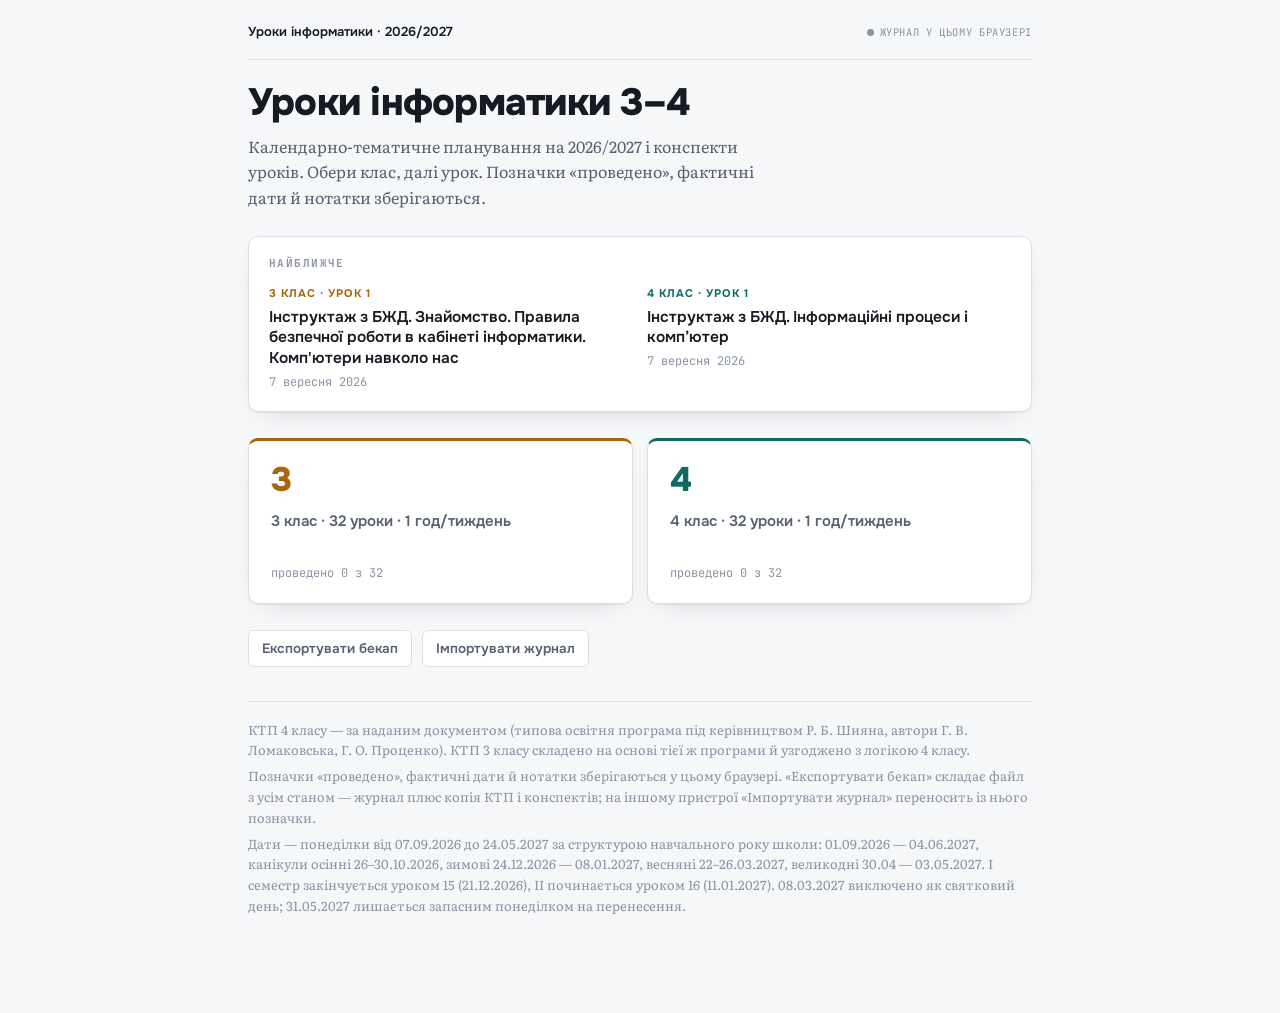
<file: index.html>
<!doctype html>
<html lang="uk">
<head>
<meta charset="utf-8">
<meta name="viewport" content="width=device-width, initial-scale=1">
<meta name="color-scheme" content="light dark">
<meta name="description" content="КТП і конспекти уроків інформатики для 3 і 4 класів, 2026/2027">
<link rel="icon" href="data:image/svg+xml,%3Csvg xmlns='http://www.w3.org/2000/svg' viewBox='0 0 100 100'%3E%3Ctext y='.9em' font-size='90'%3E%F0%9F%93%9A%3C/text%3E%3C/svg%3E">
<style>html,body{margin:0}img{max-width:100%}[hidden]{display:none!important}</style>
<title>Уроки інформатики 3–4</title>
<link rel="preconnect" href="https://fonts.googleapis.com">
<link rel="preconnect" href="https://fonts.gstatic.com" crossorigin>
<link rel="stylesheet" href="https://fonts.googleapis.com/css2?family=Onest:wght@400;500;600;700;800&family=Literata:opsz,wght@7..72,400;7..72,600&family=JetBrains+Mono:wght@400;500;700&display=swap">
<style>
:root{
  --bg:#F5F7F9; --surface:#FFFFFF; --surface-2:#EDF0F4; --surface-3:#E4E8EE;
  --ink:#161A22; --ink-2:#586173; --ink-3:#8B94A5;
  --line:#DBE0E8; --line-strong:#C3CAD6;
  --g3:#A9640C; --g3-soft:#FAF0DF; --g3-line:#E9CE9E;
  --g4:#0C6B63; --g4-soft:#E0F0EE; --g4-line:#9CCFC9;
  --warn:#9E3626; --warn-soft:#FBEBE7;
  --ok:#2C6E49; --ok-soft:#E3F0E7;
  --shadow:0 1px 2px rgba(22,26,34,.05), 0 10px 26px -18px rgba(22,26,34,.3);
}
@media (prefers-color-scheme: dark){
  :root:not([data-theme="light"]){
    --bg:#0F1218; --surface:#161A22; --surface-2:#1C212B; --surface-3:#242A36;
    --ink:#E8EBF1; --ink-2:#9AA3B4; --ink-3:#6E7787;
    --line:#282E39; --line-strong:#39414F;
    --g3:#E2A54D; --g3-soft:#261D0F; --g3-line:#57411F;
    --g4:#4FC1B2; --g4-soft:#0E2A28; --g4-line:#1E4B47;
    --warn:#E5836F; --warn-soft:#2A1712;
    --ok:#6FBF8E; --ok-soft:#132318;
    --shadow:0 1px 2px rgba(0,0,0,.4), 0 10px 26px -18px rgba(0,0,0,.75);
  }
}
:root[data-theme="dark"]{
  --bg:#0F1218; --surface:#161A22; --surface-2:#1C212B; --surface-3:#242A36;
  --ink:#E8EBF1; --ink-2:#9AA3B4; --ink-3:#6E7787;
  --line:#282E39; --line-strong:#39414F;
  --g3:#E2A54D; --g3-soft:#261D0F; --g3-line:#57411F;
  --g4:#4FC1B2; --g4-soft:#0E2A28; --g4-line:#1E4B47;
  --warn:#E5836F; --warn-soft:#2A1712;
  --ok:#6FBF8E; --ok-soft:#132318;
  --shadow:0 1px 2px rgba(0,0,0,.4), 0 10px 26px -18px rgba(0,0,0,.75);
}

*{box-sizing:border-box}
body{background:var(--bg);color:var(--ink);font-family:"Literata",Georgia,serif;font-size:16px;line-height:1.6;-webkit-font-smoothing:antialiased}
.ui,button,input,textarea,select,h1,h2,h3,.mono{font-family:"Onest",system-ui,-apple-system,"Segoe UI",sans-serif}
.mono,.clock,.eyebrow,.fact,.dt{font-family:"JetBrains Mono",ui-monospace,monospace;font-variant-numeric:tabular-nums}
h1{font-size:clamp(26px,5.4vw,38px);line-height:1.1;font-weight:800;letter-spacing:-.02em;margin:0;text-wrap:balance}
h2{font-size:clamp(19px,3.6vw,24px);line-height:1.22;font-weight:700;letter-spacing:-.015em;margin:0;text-wrap:balance}
h3{font-size:16.5px;line-height:1.3;font-weight:700;margin:0;text-wrap:balance}
p{margin:0}
button{cursor:pointer;border:none;background:none;color:inherit;font-size:inherit}
:focus-visible{outline:2px solid var(--g4);outline-offset:2px;border-radius:3px}
@media (prefers-reduced-motion: reduce){*{animation:none!important;transition:none!important}}

.wrap{max-width:820px;margin:0 auto;padding:22px 18px 96px}
.eyebrow{font-size:11px;font-weight:700;letter-spacing:.13em;text-transform:uppercase;color:var(--ink-3)}

/* ---- top bar ---- */
.top{display:flex;align-items:center;gap:10px;flex-wrap:wrap;padding-bottom:16px;margin-bottom:22px;border-bottom:1px solid var(--line)}
.crumb{display:flex;align-items:center;gap:8px;font-family:"Onest",sans-serif;font-size:13px;font-weight:600;color:var(--ink-3)}
.crumb button{color:var(--ink-2);font-weight:600}
.crumb button:hover{color:var(--ink);text-decoration:underline;text-underline-offset:3px}
.crumb .sep{opacity:.5}
.crumb .now{color:var(--ink)}
.sync{margin-left:auto;font-family:"JetBrains Mono",monospace;font-size:10.5px;letter-spacing:.06em;text-transform:uppercase;color:var(--ink-3);display:flex;align-items:center;gap:6px}
.dot{width:7px;height:7px;border-radius:50%;background:var(--ink-3);flex:none}
.sync.on .dot{background:var(--ok)}
.sync.off .dot{background:var(--warn)}

/* ---- home ---- */
.home{display:flex;flex-direction:column;gap:26px}
.home-head{display:flex;flex-direction:column;gap:10px}
.home-head p{color:var(--ink-2);max-width:60ch}
.next{border:1px solid var(--line);background:var(--surface);border-radius:10px;padding:18px 20px;display:flex;flex-direction:column;gap:12px;box-shadow:var(--shadow)}
.next-row{display:flex;gap:14px;align-items:flex-start;flex-wrap:wrap}
.next-item{flex:1 1 260px;display:flex;flex-direction:column;gap:4px;min-width:0}
.next-item .k{font-family:"Onest",sans-serif;font-size:11px;font-weight:700;letter-spacing:.09em;text-transform:uppercase}
.next-item .v{font-family:"Onest",sans-serif;font-weight:600;font-size:15.5px;line-height:1.35}
.next-item .d{font-family:"JetBrains Mono",monospace;font-size:12px;color:var(--ink-3)}
.k3{color:var(--g3)} .k4{color:var(--g4)}

.classes{display:grid;grid-template-columns:1fr;gap:14px}
@media(min-width:620px){.classes{grid-template-columns:1fr 1fr}}
.class-card{
  text-align:left;background:var(--surface);border:1px solid var(--line);border-radius:10px;
  padding:22px;display:flex;flex-direction:column;gap:14px;box-shadow:var(--shadow);
  border-top:3px solid var(--line-strong);transition:transform .12s ease, border-color .12s ease;
}
.class-card:hover{transform:translateY(-2px)}
.class-card.c3{border-top-color:var(--g3)}
.class-card.c4{border-top-color:var(--g4)}
.class-card .num{font-family:"Onest",sans-serif;font-size:34px;font-weight:800;line-height:1;letter-spacing:-.03em}
.c3 .num{color:var(--g3)} .c4 .num{color:var(--g4)}
.class-card .sub{font-family:"Onest",sans-serif;font-weight:600;font-size:15px;color:var(--ink-2)}
.bar{height:6px;border-radius:3px;background:var(--surface-3);overflow:hidden}
.bar i{display:block;height:100%;border-radius:3px}
.c3 .bar i{background:var(--g3)} .c4 .bar i{background:var(--g4)}
.class-card .stat{font-family:"JetBrains Mono",monospace;font-size:12px;color:var(--ink-3)}

/* ---- ktp list ---- */
.ktp-head{display:flex;flex-direction:column;gap:8px;padding-bottom:14px;border-bottom:2px solid var(--line-strong);margin-bottom:6px}
.g3 .ktp-head{border-bottom-color:var(--g3)}
.g4 .ktp-head{border-bottom-color:var(--g4)}
.g3 .eyebrow.acc{color:var(--g3)}
.g4 .eyebrow.acc{color:var(--g4)}
.segbar{display:flex;gap:6px;margin:16px 0 4px;flex-wrap:wrap}
.seg{font-family:"Onest",sans-serif;font-size:13px;font-weight:600;padding:6px 12px;border-radius:5px;border:1px solid var(--line);color:var(--ink-2);background:var(--surface)}
.seg[aria-pressed="true"]{background:var(--ink);color:var(--bg);border-color:var(--ink)}
.rows{display:flex;flex-direction:column;margin-top:8px}
.row{
  display:grid;grid-template-columns:34px 78px 1fr 26px;gap:0 12px;align-items:center;
  width:100%;text-align:left;padding:13px 6px;border-top:1px solid var(--line);
}
.row:first-child{border-top:none}
.row:hover{background:var(--surface-2)}
.row .n{font-family:"JetBrains Mono",monospace;font-size:12.5px;font-weight:700;color:var(--ink-3)}
.g3 .row.has .n{color:var(--g3)}
.g4 .row.has .n{color:var(--g4)}
.row .dt{font-size:12px;color:var(--ink-3)}
.row .tp{font-family:"Onest",sans-serif;font-weight:600;font-size:15px;line-height:1.3;min-width:0}
.row .tp em{display:block;font-style:normal;font-weight:500;font-size:12.5px;color:var(--ink-3);margin-top:2px}
.row .mk{justify-self:end;width:20px;height:20px;border-radius:50%;border:1.5px solid var(--line-strong);flex:none;position:relative}
.row.done .mk{background:var(--ok);border-color:var(--ok)}
.row.done .mk::after{content:"";position:absolute;left:6px;top:2.5px;width:5px;height:10px;border:solid var(--surface);border-width:0 2px 2px 0;transform:rotate(42deg)}
.row.done .tp{color:var(--ink-2)}
@media(max-width:560px){
  .row{grid-template-columns:30px 1fr 24px;gap:0 10px}
  .row .dt{grid-column:2;grid-row:2;margin-top:2px}
  .row .tp{grid-column:2;grid-row:1}
  .row .mk{grid-row:1/3}
}

/* ---- lesson plan ---- */
.plan{display:flex;flex-direction:column;gap:22px}
.plan-head{display:flex;flex-direction:column;gap:9px;padding-bottom:15px;border-bottom:2px solid var(--line-strong)}
.g3 .plan-head{border-bottom-color:var(--g3)}
.g4 .plan-head{border-bottom-color:var(--g4)}
.facts{display:flex;flex-wrap:wrap;gap:7px}
.fact{font-size:11.5px;padding:5px 9px;border:1px solid var(--line);border-radius:4px;color:var(--ink-2);background:var(--surface)}
.goal{color:var(--ink-2);font-size:16px;max-width:64ch}
.meta-grid{display:grid;grid-template-columns:1fr;gap:14px}
@media(min-width:620px){.meta-grid{grid-template-columns:1fr 1fr}}
.meta .lbl{font-family:"Onest",sans-serif;font-size:11.5px;font-weight:700;letter-spacing:.08em;text-transform:uppercase;color:var(--ink-3);margin-bottom:5px}
.meta ul{margin:0;padding-left:18px;display:flex;flex-direction:column;gap:4px;font-size:14.5px;color:var(--ink-2)}

.timeline{display:flex;flex-direction:column}
.step{display:grid;grid-template-columns:66px 1fr;gap:0 18px;padding:19px 0;border-top:1px solid var(--line)}
.step:first-child{border-top:none;padding-top:4px}
.clock{font-size:13px;font-weight:700;line-height:1.35;color:var(--ink-3);padding-top:3px}
.clock b{display:block}
.clock span{display:block;font-weight:400;font-size:11px;opacity:.85}
.g3 .clock b{color:var(--g3)}
.g4 .clock b{color:var(--g4)}
.sbody{display:flex;flex-direction:column;gap:10px;min-width:0}
.sbody ul{margin:0;padding-left:19px;display:flex;flex-direction:column;gap:7px}
.sbody li::marker{color:var(--ink-3)}
@media(max-width:520px){
  .step{grid-template-columns:1fr;gap:7px}
  .clock{display:flex;gap:8px;align-items:baseline;padding-top:0}
  .clock b,.clock span{display:inline}
}
.say{border-left:3px solid var(--line-strong);padding:2px 0 2px 13px;color:var(--ink-2);font-size:15px;font-style:italic}
.g3 .say{border-left-color:var(--g3)}
.g4 .say{border-left-color:var(--g4)}
.say b{font-style:normal;font-family:"Onest",sans-serif;font-size:10.5px;font-weight:700;letter-spacing:.1em;text-transform:uppercase;color:var(--ink-3);display:block;margin-bottom:2px}
.tag{display:inline-block;font-family:"Onest",sans-serif;font-size:10.5px;font-weight:700;letter-spacing:.07em;text-transform:uppercase;padding:3px 7px;border-radius:3px;margin-left:8px;vertical-align:2px}
.g3 .tag{background:var(--g3-soft);color:var(--g3)}
.g4 .tag{background:var(--g4-soft);color:var(--g4)}
.tag.doc{background:var(--warn-soft);color:var(--warn)}

/* ---- журнал ---- */
.log{background:var(--surface);border:1px solid var(--line);border-radius:10px;padding:20px;display:flex;flex-direction:column;gap:14px;box-shadow:var(--shadow)}
.log-row{display:flex;gap:14px;flex-wrap:wrap;align-items:center}
.check{display:flex;align-items:center;gap:9px;font-family:"Onest",sans-serif;font-weight:600;font-size:15px;cursor:pointer}
.check input{width:19px;height:19px;accent-color:var(--ok);cursor:pointer}
.field{display:flex;flex-direction:column;gap:5px;flex:1 1 190px;min-width:0}
.field label{font-family:"Onest",sans-serif;font-size:11.5px;font-weight:700;letter-spacing:.08em;text-transform:uppercase;color:var(--ink-3)}
input[type="date"],textarea{
  background:var(--surface-2);border:1px solid var(--line);border-radius:6px;color:var(--ink);
  padding:9px 11px;font-size:15px;font-family:"Onest",sans-serif;width:100%;
}
textarea{resize:vertical;min-height:78px;line-height:1.5}
input[type="date"]{font-family:"JetBrains Mono",monospace;font-size:14px}
.saved{font-family:"JetBrains Mono",monospace;font-size:11px;color:var(--ink-3);min-height:14px}

/* ---- skeleton lesson ---- */
.stub{background:var(--surface);border:1px solid var(--line);border-left:3px solid var(--line-strong);border-radius:0 8px 8px 0;padding:18px 20px;display:flex;flex-direction:column;gap:9px}
.g3 .stub{border-left-color:var(--g3)}
.g4 .stub{border-left-color:var(--g4)}
.stub p{font-size:15px;color:var(--ink-2)}

.tools{display:flex;gap:10px;flex-wrap:wrap}
.nitbar{display:flex;align-items:baseline;gap:12px;flex-wrap:wrap;margin:14px 0 2px}
.hint{font-size:12.5px;line-height:1.55;color:var(--ink-3);max-width:64ch}
.navrow{display:flex;gap:10px;justify-content:space-between;padding-top:6px}
.nav{font-family:"Onest",sans-serif;font-size:13.5px;font-weight:600;color:var(--ink-2);border:1px solid var(--line);background:var(--surface);border-radius:6px;padding:9px 13px}
.nav:hover{color:var(--ink);border-color:var(--line-strong)}
.nav[disabled]{opacity:.35;cursor:default}
footer{margin-top:34px;border-top:1px solid var(--line);padding-top:18px;color:var(--ink-3);font-size:13px;display:flex;flex-direction:column;gap:5px}

/* ---- схеми на проєктор: спільне ---- */
.sbody .show{align-self:flex-start}
.g3 .show{border-color:var(--g3-line);color:var(--g3)}
.g4 .show{border-color:var(--g4-line);color:var(--g4)}
.kbx{
  --kb-let:#D3E2F8; --kb-let-l:#4F7FC8; --kb-num:#D2EDD9; --kb-num-l:#3F9A5A;
  --kb-fn:#E6D8F5; --kb-fn-l:#8A5FC0; --kb-ctl:#F8DFC0; --kb-ctl-l:#CC7F2A;
  --kb-nav:#F7D3DA; --kb-nav-l:#C9586B; --kb-ua:#B03A2E; --kb-led:#2FB35A;
}
@media (prefers-color-scheme: dark){
  :root:not([data-theme="light"]) .kbx{
    --kb-let:#172338; --kb-let-l:#5079B8; --kb-num:#15291B; --kb-num-l:#4E9A63;
    --kb-fn:#241A33; --kb-fn-l:#8B6BB5; --kb-ctl:#2E2011; --kb-ctl-l:#C4843C;
    --kb-nav:#2E1519; --kb-nav-l:#C0646F; --kb-ua:#F08A74; --kb-led:#5BE08A;
  }
}
:root[data-theme="dark"] .kbx{
  --kb-let:#172338; --kb-let-l:#5079B8; --kb-num:#15291B; --kb-num-l:#4E9A63;
  --kb-fn:#241A33; --kb-fn-l:#8B6BB5; --kb-ctl:#2E2011; --kb-ctl-l:#C4843C;
  --kb-nav:#2E1519; --kb-nav-l:#C0646F; --kb-ua:#F08A74; --kb-led:#5BE08A;
}
.g-let{--kg:var(--kb-let);--kg-line:var(--kb-let-l)}
.g-num{--kg:var(--kb-num);--kg-line:var(--kb-num-l)}
.g-fn{--kg:var(--kb-fn);--kg-line:var(--kb-fn-l)}
.g-ctl{--kg:var(--kb-ctl);--kg-line:var(--kb-ctl-l)}
.g-nav{--kg:var(--kb-nav);--kg-line:var(--kb-nav-l)}
.g-oth{--kg:var(--surface-2);--kg-line:var(--line-strong)}
.proj{position:fixed;inset:0;z-index:50;background:var(--bg);color:var(--ink);display:flex;flex-direction:column;gap:14px;padding:16px clamp(12px,2.5vw,36px);overflow:auto}
.proj-bar{display:flex;align-items:center;gap:10px;flex-wrap:wrap}
.proj-bar h2{margin-right:auto}
.kb-lang{font-family:"Onest",sans-serif;font-size:clamp(16px,1.8vw,22px);font-weight:600;color:var(--ink-2);padding:5px 12px;border:1px solid var(--line);border-radius:6px;background:var(--surface)}
.kb-lang b{color:var(--ink);font-weight:800}
.proj-chips{display:flex;flex-wrap:wrap;gap:7px;align-items:center}
.chip{font-family:"Onest",sans-serif;font-size:14px;font-weight:600;padding:7px 12px;border-radius:6px;border:1px solid var(--line);background:var(--surface);color:var(--ink-2);display:inline-flex;align-items:center;gap:7px}
.chip i{width:13px;height:13px;border-radius:3px;background:var(--kg);border:1.5px solid var(--kg-line)}
.chip:hover{border-color:var(--line-strong);color:var(--ink)}
.chip[aria-pressed="true"]{background:var(--ink);color:var(--bg);border-color:var(--ink)}
.proj-sep{width:1px;height:24px;background:var(--line-strong);margin:0 4px}
.kb-scroll{flex:none;overflow-x:auto;padding:4px 0}
.kb{position:relative;container-type:inline-size;width:min(100%,calc((100dvh - 500px) * 3.54));min-width:680px;aspect-ratio:23/6.5;margin:0 auto}
.key{
  --u:calc(100cqw / 23);
  position:absolute;left:calc(var(--u) * var(--x));top:calc(var(--u) * var(--y));
  width:calc(var(--u) * var(--w) - var(--u) * .1);height:calc(var(--u) * var(--h) - var(--u) * .1);
  padding:0;border-radius:calc(var(--u) * .12);border:1.5px solid var(--kg-line);border-bottom-width:calc(var(--u) * .07);
  background:var(--kg);color:var(--ink);font-family:"Onest",sans-serif;line-height:1;
  transition:opacity .15s ease, transform .06s ease, background-color .06s ease;
}
.key span{position:absolute;white-space:nowrap}
.key .en,.key .un{left:13%;font-size:calc(var(--u) * .36);font-weight:700}
.key .en{top:9%}
.key .un{bottom:10%}
.key .sh{left:13%;top:8%;font-size:calc(var(--u) * .26);font-weight:600;color:var(--ink-2)}
.key .ua{right:13%;bottom:10%;font-size:calc(var(--u) * .36);font-weight:700;color:var(--kb-ua)}
.key .nm{left:10%;top:11%;font-size:calc(var(--u) * .23);font-weight:600;white-space:normal;text-align:left;right:6%}
.key .nm.big{inset:0;display:flex;align-items:center;justify-content:center;font-size:calc(var(--u) * .36);font-weight:700;text-align:center}
.key .nm.ctr{inset:0;display:flex;align-items:center;justify-content:center;text-align:center}
.kb.focus .key:not(.on):not(.down){opacity:.18}
.kb.focus .key.on{box-shadow:0 0 0 calc(var(--u) * .05) var(--kg-line)}
.key.sel{outline:calc(var(--u) * .05) solid var(--ink);outline-offset:calc(var(--u) * .03)}
.key.down{background:var(--ink);color:var(--bg);border-color:var(--ink);transform:translateY(calc(var(--u) * .04))}
.key.down .ua,.key.down .sh{color:inherit}
.kb-leds{
  --u:calc(100cqw / 23);
  position:absolute;left:calc(var(--u) * 19);top:0;width:calc(var(--u) * 3.9);height:calc(var(--u) * .9);
  display:flex;flex-direction:column;justify-content:center;gap:calc(var(--u) * .1);
  font-family:"Onest",sans-serif;font-size:calc(var(--u) * .2);font-weight:600;color:var(--ink-3);
}
.led{display:flex;align-items:center;gap:.5em}
.led i{width:.9em;height:.9em;border-radius:50%;background:var(--surface-3);border:1px solid var(--line-strong)}
.led.on{color:var(--ink)}
.led.on i{background:var(--kb-led);border-color:var(--kb-led);box-shadow:0 0 .7em var(--kb-led)}
.kb-info{flex:none;display:grid;grid-template-columns:minmax(0,auto) 1fr;gap:8px 26px;align-items:center;background:var(--surface);border:1px solid var(--line);border-radius:10px;padding:14px 20px;min-height:96px;width:100%}
.kb-combo{font-family:"Onest",sans-serif;font-size:clamp(20px,2.6vw,34px);font-weight:700;display:flex;align-items:center;gap:10px;flex-wrap:wrap}
.kb-combo kbd{font-family:"Onest",sans-serif;font-size:.8em;padding:2px 12px;border:1.5px solid var(--line-strong);border-bottom-width:4px;border-radius:7px;background:var(--surface-2)}
.kb-combo .plus,.kb-combo .arr{color:var(--ink-3);font-weight:500}
.kb-combo .res{font-size:1.5em;font-weight:800;color:var(--kb-ua);min-width:1ch}
.kb-desc{font-family:"Onest",sans-serif;font-size:clamp(16px,1.7vw,23px);line-height:1.4;color:var(--ink-2)}
@media(max-width:700px){.kb-info{grid-template-columns:1fr}}
.kb-typebar{flex:none;width:100%;display:flex;flex-direction:column;gap:6px}
.kb-type{min-height:calc(2.7em + .7em);max-height:calc(4.05em + .7em);overflow:auto;background:var(--surface);border:2px solid var(--line-strong);border-radius:10px;padding:.35em .6em;
  font-family:"JetBrains Mono",ui-monospace,monospace;font-size:clamp(24px,3vw,46px);line-height:1.35;white-space:pre-wrap;word-break:break-all;tab-size:4;color:var(--ink);cursor:text}
.kb-type .sel{background:#3B82C4;color:#FFFFFF}
.kb-type .ph{color:var(--ink-3);font-family:"Onest",sans-serif;font-size:.55em;vertical-align:.2em;margin-left:.4em}
.kb-type .car{display:inline-block;width:0;height:1.2em;vertical-align:-.27em;position:relative}
.kb-type .car::after{content:"";position:absolute;left:-.06em;top:0;width:.12em;height:100%;background:var(--kb-ua);animation:kbblink 1.06s steps(1) infinite}
.kb-type .car.ovr::after{left:0;width:1ch;opacity:.4}
@keyframes kbblink{50%{visibility:hidden}}
.kb-type .ghost{display:inline-block;overflow:hidden;vertical-align:bottom;white-space:pre;color:var(--warn);text-decoration:line-through;text-decoration-thickness:.08em;animation:kbghost .8s ease-in forwards}
@keyframes kbghost{0%,40%{opacity:1}100%{opacity:0;max-width:0}}
.kb-tyctl{display:flex;justify-content:space-between;align-items:center;gap:10px;font-family:"Onest",sans-serif;font-size:14px;color:var(--ink-3)}
.kb-tyctl b{color:var(--warn)}

/* ---- Windows на проєктор ----
   Усі розміри — у пікселях віртуального екрана 1366×768 (100 %). Екран
   масштабується цілком через transform, тож тут значення як у справжній
   Windows. Базові скидання — через :where, щоб будь-який клас їх перебивав. */
.wnx{padding:10px clamp(10px,2vw,28px) 8px;gap:8px;overflow:hidden}
.wnx .proj-bar h2{margin-right:4px}
.wnx .proj-chips{margin-right:auto}
.wn-stage{flex:1 1 auto;min-height:0;position:relative;overflow:hidden;border-radius:4px}
.wn-hint{margin:0;font-family:"Onest",sans-serif;font-size:12.5px;line-height:1.4;color:var(--ink-3)}
.wnx:fullscreen{padding:0;gap:0;background:#000}
.wnx:fullscreen .proj-bar,.wnx:fullscreen .wn-hint{display:none}
.wnx:fullscreen .wn-stage{border-radius:0}

.wn-scr{position:absolute;left:0;top:0;transform-origin:0 0;overflow:hidden;background:#000;outline:none;cursor:default;
  font-family:"Segoe UI Variable Text","Segoe UI",system-ui,-apple-system,sans-serif;font-size:12px;line-height:1.35;color:#1B1B1B;
  user-select:none;-webkit-user-select:none;-webkit-font-smoothing:antialiased;color-scheme:light}
:where(.wn-scr) *{box-sizing:border-box}
:where(.wn-scr) button{font:inherit;color:inherit;background:none;border:0;padding:0;margin:0;cursor:default;text-align:inherit}
:where(.wn-scr) input,:where(.wn-scr) textarea{font:inherit;color:inherit;user-select:text;-webkit-user-select:text;outline:none;margin:0;min-height:0;border-radius:0}
:where(.wn-scr) svg{display:block;flex:none}
.wn-scr :focus-visible{outline:none}
.wn-scr [disabled]{pointer-events:none}
.wn-wall{position:absolute;inset:0}
.wn-wall svg{width:100%;height:100%}

/* ---- робочий стіл ---- */
.wn-desk{position:absolute;left:0;top:0;right:0}
.wn-desk .di{position:absolute;display:flex;flex-direction:column;align-items:center;padding:2px 1px 3px;border:1px solid transparent;color:#FFFFFF}
.wn-desk .di .ic{display:flex;align-items:flex-end;justify-content:center;margin:1px 0 3px}
.wn-desk .di .ic svg{filter:drop-shadow(0 1px 1px rgba(0,0,0,.35))}
.wn-desk .di .nm{display:-webkit-box;-webkit-line-clamp:2;-webkit-box-orient:vertical;overflow:hidden;max-width:100%;padding:0 2px;
  text-align:center;word-break:break-word;line-height:1.3;text-shadow:0 1px 2px rgba(0,0,0,.9),0 0 2px rgba(0,0,0,.7)}
.wn-desk .di:hover{background:rgba(255,255,255,.12);border-color:rgba(255,255,255,.22)}
.wn-desk .di.sel{background:rgba(120,170,230,.42);border-color:rgba(170,208,255,.6);z-index:2}
.wn-desk .di.sel .nm{-webkit-line-clamp:6}
.wn-desk .di.dropt{background:rgba(120,170,230,.5);border-color:rgba(190,220,255,.8)}
.wn-desk .di.cut .ic{opacity:.5}
.wn-desk .di .ren{color:#000000}
.w11 .wn-desk .di{border-radius:4px}
.wn-scr .ren{display:block;width:100%;min-width:64px;resize:none;overflow:hidden;border:1px solid #1B1B1B;background:#FFFFFF;color:#000000;
  padding:0 2px;line-height:1.3;text-align:center;word-break:break-word;text-shadow:none}
.wn-scr .ren.line{flex:1;width:auto;min-width:90px;height:20px;padding:0 3px;text-align:left;white-space:pre;word-break:normal;border-color:#0078D7}
.wn-scr .ren::selection{background:#0078D7;color:#FFFFFF}

/* ---- панель завдань ---- */
.wn-bar{position:absolute;left:0;right:0;bottom:0;z-index:100000;display:flex;align-items:stretch}
.w10 .wn-bar{background:rgba(18,18,20,.9);backdrop-filter:blur(24px) saturate(1.3);color:#FFFFFF}
.w10 .wn-bar .tbs{width:48px;display:flex;align-items:center;justify-content:center;color:#FFFFFF}
.w10 .wn-bar .tbs:hover{background:rgba(255,255,255,.1);color:#4CC2FF}
.w10 .wn-bar .tbs.act{background:rgba(255,255,255,.16)}
.w10 .wn-bar .tsb{width:292px;display:flex;align-items:center;gap:10px;padding:0 12px;background:#F2F2F2;color:#1B1B1B;border:1px solid transparent}
.w10 .wn-bar .tsb:focus-within{background:#FFFFFF;border-color:#0078D7}
.w10 .wn-bar .tsb input{flex:1;min-width:0;border:0;background:transparent;color:#000000;font-size:13px;padding:0}
.w10 .wn-bar .tsb input::placeholder{color:#5A5A5A}
.w10 .wn-bar .tbi{width:48px;display:flex;align-items:center;justify-content:center;position:relative}
.w10 .wn-bar .tbi:hover{background:rgba(255,255,255,.1)}
.w10 .wn-bar .tbi.act{background:rgba(255,255,255,.18)}
.w10 .wn-bar .tbi.run::after{content:"";position:absolute;left:5px;right:5px;bottom:0;height:2px;background:#76B9ED}
.w10 .wn-bar .tbi.act::after{left:0;right:0}
.w10 .wn-bar .tbi.multi{box-shadow:inset -2px 0 0 rgba(255,255,255,.12)}
.w10 .wn-bar .tv{color:#FFFFFF}
.wn-bar .tray{margin-left:auto;display:flex;align-items:center;height:100%}
.w10 .wn-bar .tri{width:26px;height:100%;display:flex;align-items:center;justify-content:center;color:#FFFFFF}
.w10 .wn-bar .tri:hover,.w10 .wn-bar .lng:hover,.w10 .wn-bar .clk:hover{background:rgba(255,255,255,.1)}
.wn-bar .lng{padding:0 8px;height:100%;display:flex;align-items:center;font-size:12px}
.wn-menu .mi.two,.wn-menu.st11 .mi.two{height:48px}
.wn-menu .mi.two .mt{display:flex;flex-direction:column;line-height:1.3}
.wn-menu .mi.two small{font-size:11.5px;opacity:.7}
.wn-menu .mi.on{background:rgba(0,120,215,.16)}
.wn-menu.dark .mi.on{background:rgba(255,255,255,.14)}
.wn-menu .mic .lc{font-size:12px;font-weight:600;width:auto}
.wn-menu .mi.two .mic{width:56px}
.wn-bar .clk{padding:0 8px;height:100%;display:flex;align-items:center;text-align:center;font-size:12px;line-height:1.35}
.wn-bar .sdk{width:7px;height:100%;border-left:1px solid rgba(255,255,255,.3);margin-left:4px}
.wn-bar .sdk:hover{background:rgba(255,255,255,.12)}
.w11 .wn-bar{background:rgba(238,242,248,.86);backdrop-filter:blur(30px) saturate(1.6);border-top:1px solid rgba(0,0,0,.08);color:#1A1A1A}
.w11 .wn-bar .tbc{position:absolute;left:50%;top:0;bottom:0;transform:translateX(-50%);display:flex;align-items:center;gap:4px}
.w11 .wn-bar .tbi{width:40px;height:40px;border-radius:4px;display:flex;align-items:center;justify-content:center;position:relative}
.w11 .wn-bar .tbi:hover,.w11 .wn-bar .tbi.act{background:rgba(255,255,255,.72);box-shadow:inset 0 0 0 1px rgba(0,0,0,.04)}
.w11 .wn-bar .tbi.run::after{content:"";position:absolute;bottom:1px;left:50%;width:6px;height:3px;margin-left:-3px;border-radius:2px;background:#8A8A8A}
.w11 .wn-bar .tbi.act::after{width:16px;margin-left:-8px;background:#005FB8}
.w11 .wn-bar .tsb{height:32px;width:170px;border-radius:16px;background:rgba(255,255,255,.72);border:1px solid rgba(0,0,0,.07);display:flex;align-items:center;gap:10px;padding:0 14px;color:#5C5C5C;font-size:13px}
.w11 .wn-bar .tsb:hover,.w11 .wn-bar .tsb.act{background:#FFFFFF}
.w11 .wn-bar .tray{position:absolute;right:0;top:0;bottom:0;gap:2px;padding-left:4px}
.w11 .wn-bar .tri{height:40px;padding:0 8px;border-radius:4px;display:flex;align-items:center;gap:6px}
.w11 .wn-bar .lng,.w11 .wn-bar .clk{height:40px;border-radius:4px}
.w11 .wn-bar .clk{text-align:right}
.w11 .wn-bar .tri:hover,.w11 .wn-bar .lng:hover,.w11 .wn-bar .clk:hover{background:rgba(255,255,255,.72)}
.w11 .wn-bar .sdk{border-left-color:rgba(0,0,0,.15)}

/* ---- «Пуск» ---- */
.wn-start{position:absolute;z-index:100001;visibility:hidden;opacity:0;pointer-events:none;transition:transform .16s ease-out,opacity .14s,visibility 0s .16s}
.wn-start.on{visibility:visible;opacity:1;pointer-events:auto;transition:transform .18s cubic-bezier(.1,.9,.2,1),opacity .14s}
.w10 .wn-start{left:0;transform:translateY(16px)}
.w11 .wn-start{left:calc(50% - 320px);margin-bottom:12px;transform:translateY(48px)}
.wn-start.on{transform:none}
.s10{position:relative;display:flex;width:656px;height:min(612px,calc(var(--vh) - 58px));background:rgba(30,30,32,.93);backdrop-filter:blur(30px) saturate(1.3);color:#FFFFFF;box-shadow:0 0 16px rgba(0,0,0,.45)}
.s10 .rail{width:48px;flex:none;display:flex;flex-direction:column;padding:2px 0;z-index:2;overflow:hidden;transition:width .15s}
.s10.rail .rail{position:absolute;left:0;top:0;bottom:0;width:256px;background:rgba(36,36,38,.99);box-shadow:4px 0 16px rgba(0,0,0,.4)}
.s10 .rl{height:48px;flex:none;display:flex;align-items:center;gap:16px;padding:0 14px;white-space:nowrap;color:#FFFFFF}
.s10 .rl svg{width:20px;height:20px}
.s10 .rl:hover{background:rgba(255,255,255,.1)}
.s10 .rail .sp{flex:1}
.s10 .sl-list{width:276px;flex:none;overflow-y:auto;padding:6px 6px 12px 4px;scrollbar-width:thin}
.s10 .sl{padding:12px 10px 4px;font-size:13px}
.s10 .sa{display:flex;align-items:center;gap:10px;width:100%;height:40px;padding:0 8px;font-size:13px;color:#FFFFFF}
.s10 .sa:hover{background:rgba(255,255,255,.1)}
.s10 .sa.deep{padding-left:16px}
.s10 .sai{width:32px;height:32px;display:flex;align-items:center;justify-content:center}
.s10 .sch{margin-left:auto;margin-right:4px;opacity:.8}
.s10 .tiles{flex:1;overflow-y:auto;padding:12px 10px;scrollbar-width:thin}
.s10 .tgh{font-size:13px;padding:0 2px 8px}
.s10 .tg{display:grid;grid-template-columns:repeat(3,98px);grid-auto-rows:98px;gap:4px;margin-bottom:16px}
.s10 .tl{position:relative;background:rgba(0,99,177,.55);display:flex;align-items:center;justify-content:center;color:#FFFFFF}
.s10 .tl.w2{grid-column:span 2}
.s10 .tl:hover{box-shadow:inset 0 0 0 2px rgba(255,255,255,.45)}
.s10 .tl span{position:absolute;left:8px;bottom:6px;font-size:11.5px;white-space:nowrap}
.sr{display:flex;flex-direction:column;color:#1B1B1B}
.w10 .sr{width:656px;height:min(560px,calc(var(--vh) - 58px));background:#F2F2F2;box-shadow:0 0 16px rgba(0,0,0,.45)}
.sr-tabs{display:flex;gap:22px;padding:12px 20px 0;border-bottom:1px solid #D9D9D9;font-size:13px;color:#555555;flex:none}
.sr-tabs b,.sr-tabs span{padding-bottom:8px;display:flex;align-items:center;gap:4px;font-weight:400}
.sr-tabs b{color:#000000;box-shadow:inset 0 -3px 0 #0078D7}
.sr-b{flex:1;display:flex;min-height:0}
.sr-l{width:54%;overflow:auto;padding:8px}
.sr-h{font-size:13px;font-weight:600;padding:10px 8px 6px}
.sr-it{display:flex;align-items:center;gap:12px;width:100%;padding:6px 8px;text-align:left}
.sr-it:hover{background:#DADADA}
.sr-it.best{background:#D5DDE6;padding:10px 8px}
.sr-it b{display:block;font-weight:400;font-size:13px}
.sr-it.best b{font-size:15px;font-weight:600}
.sr-it small{display:block;color:#555555;font-size:12px}
.sr-r{flex:1;min-width:0;background:#FAFAFA;border-left:1px solid #E1E1E1;display:flex;flex-direction:column;align-items:center;padding:32px 18px 12px;gap:4px;text-align:center}
.sr-r b{font-size:16px;font-weight:600;margin-top:10px}
.sr-r small{color:#555555}
.sr-r .loc{font-size:11px;word-break:break-all}
.sr-acts{align-self:stretch;margin-top:16px;border-top:1px solid #E1E1E1;padding-top:8px;display:flex;flex-direction:column}
.sr-acts button{display:flex;align-items:center;gap:10px;padding:8px 10px;color:#0063B1;text-align:left}
.sr-acts button:hover{background:#EBEBEB}
.sr-e{padding:6px 16px;overflow:auto}
.sr-tops{display:flex;gap:8px;margin-bottom:10px}
.sr-top{width:100px;height:100px;background:#FFFFFF;display:flex;flex-direction:column;align-items:center;justify-content:center;gap:10px;font-size:12px}
.sr-top:hover{background:#E6E6E6}
.s11{width:640px;height:min(700px,calc(var(--vh) - 72px));background:rgba(243,245,249,.94);backdrop-filter:blur(40px) saturate(1.6);border:1px solid rgba(0,0,0,.1);border-radius:8px;
  box-shadow:0 16px 48px rgba(0,0,0,.26);display:flex;flex-direction:column;overflow:hidden;color:#1A1A1A}
.s11q{margin:28px 32px 12px;height:34px;flex:none;border-radius:17px;background:#FFFFFF;border:1px solid rgba(0,0,0,.08);box-shadow:inset 0 -1px 0 rgba(0,0,0,.28);
  display:flex;align-items:center;gap:12px;padding:0 16px;color:#5F5F5F}
.s11q:focus-within{box-shadow:inset 0 -2px 0 #005FB8}
.s11q input{flex:1;min-width:0;border:0;background:transparent;font-size:13px;color:#1A1A1A}
.s11q input::placeholder{color:#6B6B6B}
.s11h{display:flex;align-items:center;justify-content:space-between;padding:12px 48px 6px 56px;flex:none}
.s11h b{font-size:14px;font-weight:600}
.s11h .sm{height:24px;padding:0 10px;border-radius:4px;background:rgba(255,255,255,.75);border:1px solid rgba(0,0,0,.06);font-size:12px;display:flex;align-items:center;gap:6px}
.s11h .sm:hover{background:#FFFFFF}
.s11p{display:grid;grid-template-columns:repeat(6,1fr);padding:2px 40px;row-gap:2px;flex:none}
.s11p .pi{height:82px;display:flex;flex-direction:column;align-items:center;justify-content:center;gap:9px;border-radius:4px;font-size:12px;padding:0 2px;min-width:0}
.s11p .pi span{max-width:100%;overflow:hidden;text-overflow:ellipsis;white-space:nowrap}
.s11p .pi:hover,.s11r .rc:hover,.s11all .sa:hover,.s11f button:hover{background:rgba(255,255,255,.75)}
.s11r{flex:1;display:grid;grid-template-columns:1fr 1fr;grid-auto-rows:min-content;padding:2px 40px;gap:4px;overflow:hidden;align-content:start}
.s11r .rc{display:flex;align-items:center;gap:14px;padding:8px 14px;border-radius:4px;text-align:left;min-width:0}
.s11r .rc span{min-width:0}
.s11r .rc b{display:block;font-weight:400;font-size:12.5px;white-space:nowrap;overflow:hidden;text-overflow:ellipsis}
.s11r .rc small{color:#5F5F5F;font-size:11.5px}
.s11n{grid-column:span 2;color:#5F5F5F;padding:12px 14px;margin:0}
.s11f{height:64px;flex:none;background:rgba(232,236,242,.8);border-top:1px solid rgba(0,0,0,.06);display:flex;align-items:center;justify-content:space-between;padding:0 48px}
.s11f .usr{display:flex;align-items:center;gap:12px;padding:6px 12px;border-radius:4px;font-size:12.5px}
.s11f .pw{width:40px;height:40px;border-radius:4px;display:flex;align-items:center;justify-content:center}
.s11all{flex:1;overflow-y:auto;padding:4px 40px 12px;scrollbar-width:thin}
.s11all .sl{font-size:13px;font-weight:600;padding:10px 12px 4px}
.s11all .sa{display:flex;align-items:center;gap:14px;width:100%;height:38px;padding:0 12px;border-radius:4px;font-size:12.5px}
.s11 .sr{flex:1;min-height:0}
.w11 .sr-tabs{border-bottom:0;padding:0 36px;gap:18px}
.w11 .sr-tabs b{box-shadow:inset 0 -3px 0 #005FB8}
.w11 .sr-b{margin:10px 28px 24px;gap:12px}
.w11 .sr-l{padding:0}
.w11 .sr-r{background:rgba(255,255,255,.78);border:1px solid rgba(0,0,0,.06);border-radius:8px}
.w11 .sr-it{border-radius:4px}
.w11 .sr-it:hover,.w11 .sr-it.best{background:rgba(255,255,255,.85)}
.w11 .sr-acts button{color:#005FB8;border-radius:4px}
.w11 .sr-e{padding:6px 32px}
.w11 .sr-top{border-radius:6px}

/* ---- вікна ---- */
#wnWins{position:absolute;inset:0;pointer-events:none}
.wn-block{position:absolute;inset:0;pointer-events:auto}
.wn-win{position:absolute;pointer-events:auto;display:flex;flex-direction:column;background:#FFFFFF;color:#1B1B1B;overflow:hidden}
.wn-win.min{display:none}
.wn-win.born{animation:wnIn .18s ease-out}
@keyframes wnIn{from{opacity:0;transform:scale(.97)}to{opacity:1;transform:none}}
.w10 .wn-win{border:1px solid #9C9C9C;box-shadow:0 7px 26px rgba(0,0,0,.36)}
.w10 .wn-win.act{border-color:#6D6D6D;box-shadow:0 10px 34px rgba(0,0,0,.45)}
.w11 .wn-win{border:1px solid rgba(0,0,0,.16);border-radius:8px;box-shadow:0 10px 32px rgba(0,0,0,.22)}
.w11 .wn-win.act{box-shadow:0 18px 48px rgba(0,0,0,.34)}
.wn-win.max{border:0;border-radius:0;box-shadow:none}
.wn-win .rs{position:absolute;z-index:8}
.rs-n{top:0;left:8px;right:8px;height:5px;cursor:n-resize}
.rs-s{bottom:0;left:8px;right:8px;height:5px;cursor:s-resize}
.rs-e{right:0;top:8px;bottom:8px;width:5px;cursor:e-resize}
.rs-w{left:0;top:8px;bottom:8px;width:5px;cursor:w-resize}
.rs-ne{right:0;top:0;width:8px;height:8px;cursor:ne-resize}
.rs-nw{left:0;top:0;width:8px;height:8px;cursor:nw-resize}
.rs-se{right:0;bottom:0;width:10px;height:10px;cursor:se-resize}
.rs-sw{left:0;bottom:0;width:8px;height:8px;cursor:sw-resize}
.wn-win .caps{display:flex;align-self:stretch;margin-left:auto;flex:none}
.wn-win .cap{width:46px;display:flex;align-items:center;justify-content:center;color:#1B1B1B}
.wn-win .cap:hover{background:rgba(0,0,0,.08)}
.wn-win .cap.x:hover{background:#E81123;color:#FFFFFF}
.wn-win:not(.act) .cap,.wn-win:not(.act) .tt{color:#8A8A8A}

/* Провідник Windows 10: заголовок зі швидким доступом, стрічка */
.x-tb{height:31px;flex:none;display:flex;align-items:center;background:#FFFFFF}
.x-tb .qat{display:flex;align-items:center;gap:1px;padding-left:7px}
.x-tb .qb{width:22px;height:22px;display:flex;align-items:center;justify-content:center;color:#3B3B3B}
.x-tb .qb.nar{width:13px}
.x-tb .qb:hover{background:#E5F3FF}
.x-tb .qs{width:1px;height:16px;background:#D5D5D5;margin:0 5px}
.x-tb .tt,.a-tb .tt{flex:1;min-width:0;font-size:12px;white-space:nowrap;overflow:hidden;text-overflow:ellipsis}
.x-tb .tt{margin-left:4px}
.rt{height:25px;flex:none;display:flex;align-items:stretch;background:#FFFFFF;border-bottom:1px solid #DADBDC;position:relative;z-index:2}
.rt .rf{background:#1979CA;color:#FFFFFF;padding:0 17px;font-size:12px}
.rt .rf:hover{background:#2A8AD4}
.rt .rtb{padding:0 12px;font-size:12px;color:#333333;border:1px solid transparent;border-bottom:0;margin:1px 0 -1px}
.rt .rtb:hover{color:#0063B1}
.rt .rtb.on{background:#F5F6F7;border-color:#DADBDC;color:#000000}
.rt .rtb.ctx{color:#8A6C00;box-shadow:inset 0 3px 0 #F2C94C}
.rt .rtb i{display:none}
.rt .sp{flex:1}
.rt .rmn,.rt .rhelp{width:24px;display:flex;align-items:center;justify-content:center;color:#555555}
.rt .rhelp{color:#1979CA;font-weight:700;font-size:13px}
.rb{height:94px;flex:none;display:flex;align-items:stretch;background:#F5F6F7;border-bottom:1px solid #DADBDC;padding:2px 2px 0;overflow:hidden}
.rb.pop{position:absolute;left:0;right:0;top:56px;z-index:6;box-shadow:0 4px 10px rgba(0,0,0,.2)}
.rbg{display:flex;flex-direction:column;flex:none;border-right:1px solid #E2E3E4;padding:0 3px}
.rbgb{flex:1;display:flex;align-items:flex-start;gap:1px}
.rbgl{text-align:center;color:#6D6D6D;font-size:11.5px;padding:0 4px 3px;white-space:nowrap}
.rbb{display:flex;flex-direction:column;align-items:center;gap:3px;padding:2px 3px;min-width:40px;max-width:76px;height:72px;font-size:11.5px;line-height:1.15;text-align:center;border:1px solid transparent}
.rbb small,.rbs small{display:inline-flex;vertical-align:middle}
.rbb:hover,.rbs:hover,.rbv:hover{background:#E5F3FF;border-color:#CCE8FF}
.rbb.on,.rbs.on,.rbv.on{background:#CCE8FF;border-color:#99D1FF}
.rbb[disabled],.rbs[disabled],.rbv[disabled]{opacity:.38}
.bi{width:32px;height:32px;display:flex;align-items:center;justify-content:center;flex:none}
.bi svg.g{stroke-width:.85}
.c-bl{color:#1C6FC9}.c-rd{color:#E81123}.c-ye{color:#C98A12}.c-br{color:#8C5A2B}.c-gr{color:#2E8B57}
.rbc{display:flex;flex-direction:column;padding-top:1px}
.rbs{display:flex;align-items:center;gap:5px;height:22px;padding:0 6px 0 3px;font-size:11.5px;white-space:nowrap;border:1px solid transparent;text-align:left}
.rbs svg.g{color:#2B5E9E}
.rck .ck{width:13px;height:13px;border:1px solid #333333;background:#FFFFFF;display:flex;align-items:center;justify-content:center}
.rbl{display:grid;grid-template-columns:repeat(3,auto);grid-auto-rows:22px;gap:0 2px;border:1px solid #DADBDC;background:#FFFFFF;padding:1px;height:72px}
.rbv{display:flex;align-items:center;gap:5px;padding:0 6px 0 3px;font-size:11.5px;white-space:nowrap;border:1px solid transparent;text-align:left}
.rbv svg.g{color:#2B5E9E}

/* Провідник Windows 11: вкладки й панель команд */
.x-tabs{height:40px;flex:none;display:flex;align-items:flex-end;background:#E6ECF3;padding-left:8px}
.x-tabs .tab{height:32px;width:230px;min-width:80px;display:flex;align-items:center;gap:8px;padding:0 6px 0 12px;border-radius:8px 8px 0 0;font-size:12px}
.x-tabs .tab.on{background:#F7F9FC}
.x-tabs .tab:not(.on):hover{background:rgba(255,255,255,.5)}
.x-tabs .tn{flex:1;min-width:0;white-space:nowrap;overflow:hidden;text-overflow:ellipsis}
.x-tabs .tx{width:24px;height:24px;border-radius:4px;display:flex;align-items:center;justify-content:center}
.x-tabs .tx:hover{background:rgba(0,0,0,.07)}
.x-tabs .tadd{width:32px;height:32px;margin-left:4px;border-radius:4px;display:flex;align-items:center;justify-content:center;align-self:center}
.x-tabs .tadd:hover{background:rgba(0,0,0,.06)}
.x-tabs .sp{flex:1;align-self:stretch}
.x-tabs .caps{height:40px;align-self:flex-start}
.x-cmd{height:48px;flex:none;display:flex;align-items:center;gap:2px;padding:0 10px;background:#F7F9FC;border-bottom:1px solid #E5E5E5}
.x-cmd .cb{height:32px;display:flex;align-items:center;gap:8px;padding:0 10px;border-radius:4px;font-size:12.5px;white-space:nowrap}
.x-cmd .cb .pl{color:#005FB8}
.x-cmd .ci{width:36px;height:32px;flex:none;display:flex;align-items:center;justify-content:center;border-radius:4px}
.x-cmd .cb:hover,.x-cmd .ci:hover{background:rgba(0,0,0,.05)}
.x-cmd .cb.on{background:rgba(0,0,0,.07)}
.x-cmd [disabled]{opacity:.35}
.x-cmd .cs{width:1px;height:24px;background:#DDDDDD;margin:0 4px;flex:none}
.x-cmd .sp{flex:1}

/* рядок адреси */
.x-ad{height:34px;flex:none;display:flex;align-items:center;gap:1px;padding:0 6px;background:#FFFFFF}
.x-ad .nb{width:26px;height:26px;flex:none;display:flex;align-items:center;justify-content:center;color:#3B3B3B}
.x-ad .nb.sm{width:14px}
.x-ad .nb:hover{color:#0063B1}
.x-ad .nb[disabled]{color:#C8C8C8}
.abox{flex:1;min-width:0;height:24px;border:1px solid #D9D9D9;display:flex;align-items:stretch;margin-left:5px;background:#FFFFFF}
.abox:hover{border-color:#A9CBEA}
.abox.ed{border-color:#0078D7}
.acr{flex:1;min-width:0;display:flex;align-items:center;overflow:hidden;white-space:nowrap}
.acr .ai{padding:0 3px 0 5px;display:flex}
.acr .ac{height:100%;padding:0 5px;display:flex;align-items:center;font-size:12px}
.acr .as{width:15px;height:100%;display:flex;align-items:center;justify-content:center;color:#555555}
.acr .ac:hover,.acr .as:hover{background:#E5F3FF;box-shadow:inset 0 0 0 1px #CCE8FF}
.abox .ab{width:22px;display:flex;align-items:center;justify-content:center;color:#555555}
.abox .ab:hover{background:#E5F3FF}
.ain{flex:1;min-width:0;border:0;padding:0 6px;font-size:12px;background:#FFFFFF}
.ain::selection,.sbox input::selection,.tsb input::selection,.s11q input::selection{background:#0078D7;color:#FFFFFF}
.sbox{width:220px;height:24px;flex:none;border:1px solid #D9D9D9;display:flex;align-items:center;gap:6px;padding:0 6px;margin-left:6px;color:#555555;background:#FFFFFF}
.sbox input{flex:1;min-width:0;border:0;background:transparent;font-size:12px;padding:0}
.sbox input::placeholder{color:#6D6D6D}
.sbox:focus-within{border-color:#0078D7}
.w11 .x-ad{height:48px;padding:0 8px;gap:4px;background:#F7F9FC}
.w11 .x-ad .nb{width:32px;height:32px;border-radius:4px}
.w11 .x-ad .nb:hover{background:rgba(0,0,0,.05);color:#1B1B1B}
.w11 .abox{height:32px;border-radius:4px;border-color:rgba(0,0,0,.07);background:rgba(255,255,255,.85);margin:0 4px}
.w11 .abox.ed{box-shadow:inset 0 -2px 0 #005FB8}
.w11 .acr .ac,.w11 .acr .as{border-radius:4px;height:26px}
.w11 .acr .ac:hover,.w11 .acr .as:hover{background:rgba(0,0,0,.05);box-shadow:none}
.w11 .acr .ai{padding:0 4px 0 8px}
.w11 .ain{border-radius:4px;padding:0 10px}
.w11 .sbox{height:32px;width:250px;border-radius:4px;border-color:rgba(0,0,0,.07);background:rgba(255,255,255,.85);gap:10px;padding:0 10px;margin-left:0}
.w11 .sbox:focus-within{box-shadow:inset 0 -2px 0 #005FB8;border-color:rgba(0,0,0,.07)}

/* дерево ліворуч */
.x-bd{flex:1;min-height:0;display:flex;background:#FFFFFF}
.x-nav{width:204px;flex:none;overflow:auto;padding:4px 0;scrollbar-width:thin}
.w11 .x-nav{width:214px;border-right:1px solid #EAEAEA;padding:6px 0}
.nv{display:flex;align-items:center;gap:6px;height:22px;padding-right:10px;white-space:nowrap;font-size:12px;border:1px solid transparent;width:max-content;min-width:100%}
.nv:hover{background:#E5F3FF}
.nv.cur{background:#CCE8FF}
.nv.dropt{background:#CCE8FF;border-color:#99D1FF}
.nv .tw{width:14px;height:100%;flex:none;display:flex;align-items:center;justify-content:center;color:#6D6D6D;visibility:hidden}
.x-nav:hover .nv .tw{visibility:visible}
.nv .pn{margin-left:auto;padding-left:8px;color:#8A8A8A}
.nsp{height:10px}
.w11 .nv{height:30px;margin:0 6px;min-width:calc(100% - 12px);border-radius:4px;gap:8px}
.w11 .nv:hover{background:rgba(0,0,0,.04)}
.w11 .nv.cur{background:rgba(0,0,0,.07)}
.nsep{height:1px;background:#E5E5E5;margin:6px 14px}

/* вміст */
.x-ct{flex:1;min-width:0;overflow:auto;position:relative;padding:0 0 14px;scrollbar-width:thin}
.x-empty{text-align:center;color:#6D6D6D;padding:20px 0}
.x-bar{background:#FFFFE1;border-bottom:1px solid #E1E1A8;padding:6px 12px;color:#1B1B1B}
.x-note{color:#6D6D6D;padding:6px 32px 12px}
.it{position:relative;border:1px solid transparent}
.x-ct .it:hover{background:#E5F3FF}
.x-ct .it.sel{background:#CCE8FF}
.x-ct .it.sel.foc,.x-ct .it.sel:hover{border-color:#99D1FF}
.x-ct .it.dropt{background:#CCE8FF;border-color:#66A7E8}
.it.cut .ic,.it.cut .nmc svg{opacity:.5}
.w11 .x-ct .it{border-radius:4px}
.w11 .x-ct .it:hover{background:#EEF3FA}
.w11 .x-ct .it.sel{background:#D9E8F7}
.w11 .x-ct .it.sel.foc,.w11 .x-ct .it.sel:hover{border-color:#9DC4EA}
.x-det{display:inline-block;min-width:100%;padding:0 2px}
.x-det .dh,.x-det .xr{display:grid;grid-template-columns:var(--cols);align-items:center}
.x-det .dh{height:26px;position:sticky;top:0;z-index:2;background:#FFFFFF;color:#4C607A;font-size:12px;margin-bottom:2px}
.x-det .dh span{height:100%;padding:0 6px;display:flex;align-items:center;border-right:1px solid #E5E5E5;white-space:nowrap;overflow:hidden;position:relative}
.x-det .dh span:hover{background:#D9EBF9}
.x-det .dh span.r{justify-content:flex-end}
.x-det .dh span.on::before{content:"";position:absolute;left:50%;top:1px;margin-left:-4px;border:4px solid transparent;border-bottom-color:#8FA5C0;border-top-width:0}
.x-det .dh span.on.desc::before{border-bottom-color:transparent;border-top:4px solid #8FA5C0;border-bottom-width:0;top:2px}
.x-det .xr{height:22px}
.x-det .xr .c{padding:0 6px;white-space:nowrap;overflow:hidden;text-overflow:ellipsis;color:#6D6D6D}
.x-det .xr .c.r{text-align:right}
.x-det .xr .nmc{display:flex;align-items:center;gap:6px;color:#1B1B1B}
.x-det .xr .nm{overflow:hidden;text-overflow:ellipsis}
.w11 .x-det .dh{height:32px;color:#1B1B1B}
.w11 .x-det .dh span{border-right-color:#EFEFEF}
.w11 .x-det .dh span:hover{background:#F2F2F2}
.w11 .x-det .xr{height:30px}
.w11 .x-det .xr .c{color:#5E5E5E}
.w11 .x-det .xr .nmc{color:#1B1B1B}
.x-grid{display:flex;flex-wrap:wrap;align-content:flex-start;padding:4px 6px;gap:2px}
.x-grid .it{display:flex;flex-direction:column;align-items:center;text-align:center}
.x-grid .it .ic{display:flex;align-items:flex-end;justify-content:center;flex:none}
.x-grid .it .nm{display:-webkit-box;-webkit-line-clamp:2;-webkit-box-orient:vertical;overflow:hidden;word-break:break-word;line-height:1.3;max-width:100%}
.x-grid .it.sel .nm{-webkit-line-clamp:6}
.v-xl .it{width:184px;padding:6px 4px;gap:4px}
.v-large .it{width:110px;padding:4px 2px;gap:4px}
.v-medium .it{width:78px;padding:3px 2px;gap:3px}
.v-small .it,.v-list .it{flex-direction:row;width:230px;height:22px;gap:6px;padding:0 4px;text-align:left}
.v-small .it .nm,.v-list .it .nm{display:block;white-space:nowrap;overflow:hidden;text-overflow:ellipsis}
.v-small .it .ic,.v-list .it .ic{align-items:center}
.x-grid.v-list{flex-direction:column;height:100%;flex-wrap:wrap;gap:0 16px}
.v-tiles .it{flex-direction:row;width:256px;height:60px;gap:8px;padding:4px 6px;text-align:left;align-items:center}
.v-content{flex-direction:column;flex-wrap:nowrap;gap:0;padding:0}
.v-content .it{flex-direction:row;width:100%;height:52px;gap:10px;padding:0 14px;text-align:left;align-items:center;border-bottom-color:#F1F1F1}
.v-content .cx{width:250px;flex:none;display:flex;flex-direction:column;color:#6D6D6D}
.x-grid .tx,.x-tiles .tx{flex:1;min-width:0;display:flex;flex-direction:column;align-items:flex-start;text-align:left}
.x-grid .tx .nm,.x-tiles .tx .nm{display:block;white-space:nowrap;overflow:hidden;text-overflow:ellipsis;max-width:100%}
.x-grid .tx small,.x-grid .cx small,.x-tiles small{color:#6D6D6D;font-size:11.5px;white-space:nowrap;overflow:hidden;text-overflow:ellipsis;max-width:100%}
.x-grp{padding:0 0 8px}
.x-grp .gh{display:flex;align-items:center;gap:6px;height:30px;padding:0 10px;color:#1E3287;font-size:13px}
.x-grp .gh i{flex:1;height:1px;background:#E2E9F3;margin-left:4px}
.w11 .x-grp .gh{color:#1B1B1B;font-weight:600;height:34px;padding:0 14px}
.w11 .x-grp .gh i{display:none}
.x-tiles{display:flex;flex-wrap:wrap;gap:2px 10px;padding:2px 24px}
.x-tiles .it{display:flex;align-items:center;gap:8px;width:246px;height:58px;padding:4px 6px;text-align:left}
.x-tiles .ub{display:block;width:100%;height:13px;border:1px solid #BCBCBC;background:#E6E6E6;margin:3px 0 2px}
.x-tiles .ub i{display:block;height:100%;background:#26A0DA}
.w11 .x-tiles .ub{border-radius:3px;border:0;height:6px;background:#E3E3E3;overflow:hidden}
.w11 .x-tiles .ub i{background:#005FB8}
.x-tiles.q small{display:flex;align-items:center;gap:4px}
.x-grp .x-det .xr .c:last-child{color:#6D6D6D}
.cbx{position:absolute;left:3px;top:3px;z-index:1;width:13px;height:13px;border:1px solid #6D6D6D;background:#FFFFFF;display:none;align-items:center;justify-content:center;color:#1B1B1B}
.it:hover .cbx,.it.sel .cbx{display:flex}
.cbx svg{visibility:hidden}
.cbx.on svg{visibility:visible}
.x-det .cbx,.v-small .cbx,.v-list .cbx,.v-tiles .cbx,.v-content .cbx{position:static;display:flex;visibility:hidden}
.x-det .it:hover .cbx,.x-det .it.sel .cbx,.v-small .it:hover .cbx,.v-small .it.sel .cbx,.v-list .it:hover .cbx,.v-list .it.sel .cbx,
.v-tiles .it:hover .cbx,.v-tiles .it.sel .cbx,.v-content .it:hover .cbx,.v-content .it.sel .cbx{visibility:visible}
.x-sb{height:22px;flex:none;display:flex;align-items:center;gap:14px;padding:0 4px 0 10px;background:#FFFFFF;font-size:12px}
.x-sb .sp{flex:1}
.x-sb .vb{display:flex;gap:1px}
.x-sb .vb button{width:22px;height:20px;display:flex;align-items:center;justify-content:center;border:1px solid transparent;color:#4A4A4A}
.x-sb .vb button:hover{background:#E5F3FF}
.x-sb .vb button.on{background:#CCE8FF;border-color:#99D1FF}
.w11 .x-sb{height:28px;gap:10px;padding-left:14px}
.w11 .x-sb i{width:1px;height:14px;background:#CCCCCC}
.w11 .x-sb .vb button{width:28px;height:24px;border-radius:4px}
.x-pane{width:256px;flex:none;border-left:1px solid #E5E5E5;padding:18px 16px;display:flex;flex-direction:column;align-items:center;gap:6px;overflow:auto;background:#FFFFFF}
.pd-ic{margin:6px 0 4px}
.pd-n{font-size:14px;font-weight:600;text-align:center;word-break:break-word}
.pd-t{color:#6D6D6D;margin:0 0 10px}
.pd-r{align-self:stretch;display:grid;grid-template-columns:104px 1fr;gap:8px;font-size:12px;padding:2px 0}
.pd-r span:first-child{color:#6D6D6D}
.pv-no{color:#6D6D6D;text-align:center;margin:40px 0 0}
.pv-img{margin-top:24px}
.pv-txt{align-self:stretch;margin:0;font-family:Consolas,"Cascadia Mono",monospace;font-size:12px;white-space:pre-wrap;word-break:break-word}

/* ---- програми ---- */
.a-tb{height:31px;flex:none;display:flex;align-items:center;gap:8px;padding-left:9px;background:#FFFFFF;font-size:12px}
.w11 .a-tb{height:32px;padding-left:12px}
.a-word .a-tb,.a-ppt .a-tb{color:#FFFFFF}
.a-word .a-tb{background:#2B579A}
.a-ppt .a-tb{background:#B7472A}
.a-word .cap,.a-ppt .cap,.a-word .tt,.a-ppt .tt{color:#FFFFFF!important}
.a-word .cap:hover,.a-ppt .cap:hover{background:rgba(255,255,255,.16)}
.a-bd{flex:1;min-height:0;display:flex;flex-direction:column;overflow:hidden}
.np-m{height:21px;flex:none;display:flex;align-items:stretch;font-size:12px;background:#FFFFFF}
.np-m > *{padding:0 7px;display:flex;align-items:center}
.np-m > *:hover{background:#E5F3FF}
.np-t{flex:1;min-height:0;resize:none;border:0;border-top:1px solid #EFEFEF;padding:2px 4px;font-family:Consolas,"Cascadia Mono","Courier New",monospace;font-size:15px;line-height:1.3;white-space:pre-wrap;background:#FFFFFF;color:#000000}
.np-sb{height:22px;flex:none;display:flex;justify-content:flex-end;align-items:center;background:#F0F0F0;border-top:1px solid #D7D7D7;font-size:12px}
.np-sb span{padding:0 14px;border-left:1px solid #D7D7D7}
.ph{flex:1;background:#202020;display:flex;align-items:center;justify-content:center;color:#AAAAAA}
.ph-img svg{width:auto;height:auto;max-width:100%}
.pt-rb{height:24px;flex:none;background:#F5F6F7;display:flex;font-size:12px}
.pt-rb span{padding:0 14px;display:flex;align-items:center}
.pt-rb span:first-child{background:#1979CA;color:#FFFFFF}
.pt-rb .on{background:#FFFFFF;border:1px solid #DADBDC;border-bottom:0}
.pt-tl{height:64px;flex:none;background:#FFFFFF;border-bottom:1px solid #DADBDC;display:flex;align-items:center;gap:3px;padding:0 14px}
.pt-tl i{width:18px;height:18px;border:1px solid #9A9A9A}
.pt-cv{flex:1;background:#CAD4E3;padding:8px;overflow:auto}
.pt-img{width:420px;height:315px;background:#FFFFFF;box-shadow:1px 1px 0 #9AA3B0}
.pt-img svg{width:100%;height:100%}
.wd-rb{height:28px;flex:none;background:#2B579A;display:flex;align-items:flex-end;padding:0 6px;gap:2px;font-size:12px;color:#FFFFFF}
.wd-rb span{padding:4px 10px}
.wd-rb .on{background:#F3F2F1;color:#2B579A}
.wd-rb.pp{background:#B7472A}
.wd-rb.pp .on{color:#B7472A}
.wd-bd{flex:1;min-height:0;background:#E6E6E6;border-top:58px solid #F3F2F1;overflow:auto;padding:18px;display:flex;justify-content:center;align-items:flex-start}
.wd-pg{width:420px;min-height:540px;flex:none;background:#FFFFFF;box-shadow:0 1px 3px rgba(0,0,0,.2);padding:52px 54px}
.wd-pg h4{margin:0 0 18px;font-size:18px;font-weight:600;font-family:Calibri,"Segoe UI",sans-serif}
.wd-pg .ln i{display:block;height:7px;background:#D9D9D9;margin:0 0 10px;border-radius:1px}
.pp-bd{flex:1;min-height:0;display:flex;background:#E6E6E6;border-top:58px solid #F3F2F1}
.pp-th{width:124px;flex:none;padding:12px;display:flex;flex-direction:column;gap:10px}
.pp-th i{display:block;height:56px;background:#FFFFFF;border:1px solid #C8C8C8}
.pp-th i.on{outline:2px solid #B7472A}
.pp-sl{flex:1;margin:18px;background:#FFFFFF;box-shadow:0 1px 3px rgba(0,0,0,.2);display:flex;flex-direction:column;align-items:center;justify-content:center;gap:12px}
.pp-sl b{font-size:28px;font-weight:600;text-align:center;padding:0 20px}
.pp-sl span{color:#6D6D6D;font-size:14px}
.md{flex:1;background:linear-gradient(#2E2E2E,#1B1B1B);color:#FFFFFF;display:flex;flex-direction:column;align-items:center;justify-content:center;gap:14px}
.md b{font-size:16px;font-weight:600}
.md-bar{width:70%;height:4px;background:#555555;border-radius:2px}
.md-bar i{display:block;width:12%;height:100%;background:#4CC2FF;border-radius:2px}
.md-t{width:70%;display:flex;justify-content:space-between;font-size:11px;color:#BBBBBB}
.md-c{display:flex;align-items:center;gap:26px}
.md-c .pl{width:44px;height:44px;border-radius:50%;background:#FFFFFF;color:#111111;display:flex;align-items:center;justify-content:center}
.ed-tb{height:34px;flex:none;background:#DFE3E8;display:flex;align-items:flex-end;padding-left:8px}
.ed-tab{height:28px;background:#F7F7F7;border-radius:6px 6px 0 0;display:flex;align-items:center;gap:8px;padding:0 14px;font-size:12px;max-width:280px;white-space:nowrap;overflow:hidden}
.ed-ad{height:38px;flex:none;background:#F7F7F7;display:flex;align-items:center;gap:12px;padding:0 12px;color:#555555;border-bottom:1px solid #E3E3E3}
.ed-url{flex:1;min-width:0;height:28px;border-radius:14px;background:#FFFFFF;border:1px solid #E1E1E1;display:flex;align-items:center;padding:0 14px;color:#333333;font-size:12px;white-space:nowrap;overflow:hidden}
.ed-bd{flex:1;min-height:0;background:#525659;overflow:auto;padding:18px;display:flex;justify-content:center;align-items:flex-start}
.ed-new{margin:auto}
.gen{flex:1;display:flex;flex-direction:column;align-items:center;justify-content:center;gap:16px;background:#F3F3F3;font-size:16px}

/* ---- «Зберегти як» ---- */
.k-save{background:#FFFFFF}
.sv-tb{height:36px;flex:none;display:flex;align-items:center;gap:2px;padding:0 8px;background:#FFFFFF;border-bottom:1px solid #EAEAEA}
.sv-tb .sp{flex:1}
.sv-b{height:26px;padding:0 8px;display:flex;align-items:center;gap:4px;font-size:12px;border:1px solid transparent}
.sv-b:hover{background:#E5F3FF;border-color:#CCE8FF}
.sv-b[disabled]{opacity:.4}
.sv-ft{flex:none;display:grid;grid-template-columns:96px 1fr;gap:6px 8px;align-items:center;padding:10px 16px 4px;background:#F0F0F0;border-top:1px solid #DADADA;font-size:12px}
.sv-ft label{text-align:right}
.sv-ft input{height:24px;border:1px solid #7A7A7A;background:#FFFFFF;padding:0 6px;font-size:12px}
.sv-ft input:focus{border-color:#0078D7}
.sv-ft input::selection{background:#0078D7;color:#FFFFFF}
.sv-sel{height:24px;border:1px solid #ADADAD;background:#FFFFFF;display:flex;align-items:center;justify-content:space-between;gap:8px;padding:0 6px;font-size:12px;text-align:left}
.sv-sel.sm{width:96px}
.sv-bt{flex:none;display:flex;align-items:center;gap:8px;padding:8px 16px 12px;background:#F0F0F0;font-size:12px}
.sv-bt .sp{flex:1}
.sv-hide{display:flex;align-items:center;gap:6px}
.sv-enc{display:flex;align-items:center;gap:6px;margin-right:8px}
.w11 .sv-ft,.w11 .sv-bt{background:#F3F3F3}
.w11 .sv-ft input,.w11 .sv-sel{border-radius:4px;border-color:#D0D0D0;height:28px}
.w11 .sv-ft input:focus{box-shadow:inset 0 -2px 0 #005FB8}
.w11 .sv-b{border-radius:4px}

/* ---- «Властивості» і діалоги ---- */
.k-props{background:#F0F0F0}
.w11 .k-props{background:#F3F3F3}
.p-bd{padding:8px 8px 0}
.ptabs{display:flex;font-size:12px;position:relative;top:1px;z-index:1}
.ptabs span{padding:3px 8px;border:1px solid transparent;margin-right:-1px;white-space:nowrap}
.ptabs .on{background:#FFFFFF;border-color:#D9D9D9;border-bottom-color:#FFFFFF}
.ppg{background:#FFFFFF;border:1px solid #D9D9D9;padding:12px 12px 16px;min-height:380px}
.phd{display:flex;align-items:center;gap:16px;margin:2px 0 10px}
.phd .pic{width:40px;display:flex;justify-content:center}
.phd input{flex:1;min-width:0;height:22px;border:1px solid #7A7A7A;padding:0 4px;font-size:12px;background:#FFFFFF}
.phd input[readonly]{background:#F0F0F0;border-color:#CCCCCC}
.phr{height:1px;background:#E2E2E2;margin:8px 0}
.pr{display:grid;grid-template-columns:104px 1fr;gap:8px;padding:3px 0;font-size:12px;align-items:center}
.pr > span:first-child{display:flex;align-items:center}
.pr > span:last-child{word-break:break-all;display:flex;align-items:center;gap:6px;flex-wrap:wrap}
.pr .btn{margin-left:auto}
.pr .pat{flex-direction:column;align-items:flex-start}
.pat label{display:flex;align-items:center;gap:6px;word-break:normal}
.pat .ck,.rck .ck{width:13px;height:13px;border:1px solid #333333;background:#FFFFFF;display:inline-block;flex:none}
.pat .ck.mix{background:linear-gradient(#333333,#333333) center/7px 7px no-repeat,#FFFFFF}
.sw{display:inline-block;width:12px;height:12px;margin-right:6px;flex:none}
.sw.u{background:#2A7AE2}
.sw.f{background:#D6D6D6}
.ppie{display:flex;flex-direction:column;align-items:center;gap:8px;margin-top:12px}
.ppie span{width:100px;height:100px;border-radius:50%}
.k-dlg{background:#FFFFFF}
.dg-bd{display:flex;gap:14px;padding:18px 18px 20px;background:#FFFFFF}
.dg-ic{flex:none}
.dg-tx{flex:1;min-width:0;font-size:12px;line-height:1.5}
.dg-main{font-size:15px;color:#1E3287;margin-bottom:8px;line-height:1.35}
.w11 .dg-main{color:#1B1B1B;font-weight:600;font-size:14px}
.dg-ab{display:flex;gap:12px;align-items:center;margin-top:12px}
.dg-ab div{display:flex;flex-direction:column}
.dg-op{display:flex;align-items:center;gap:12px;width:100%;padding:10px 12px;margin-top:8px;border:1px solid transparent;text-align:left;font-size:13px;color:#1E3287}
.dg-op:hover{background:#E5F3FF;border-color:#CCE8FF}
.dg-op svg{color:#1C6FC9}
.dg-bt{display:flex;justify-content:flex-end;gap:8px;padding:12px 12px;background:#F0F0F0}
.w11 .dg-bt{background:#F3F3F3;border-top:1px solid #E5E5E5;padding:16px 18px}
.wn-scr .btn{min-width:76px;height:24px;padding:0 10px;border:1px solid #ADADAD;background:#E1E1E1;font-size:12px;display:inline-flex;align-items:center;justify-content:center;gap:6px}
.wn-scr .btn:hover{background:#E5F1FB;border-color:#0078D7}
.wn-scr .btn.def{border-color:#0078D7;box-shadow:inset 0 0 0 1px #0078D7}
.wn-scr .btn[disabled]{opacity:.5}
.w11 .btn{height:30px;min-width:96px;border-radius:4px;background:#FBFBFB;border-color:#E0E0E0;border-bottom-color:#C4C4C4}
.w11 .btn:hover{background:#F6F6F6;border-color:#E0E0E0}
.w11 .btn.def{background:#005FB8;border-color:#005FB8;color:#FFFFFF;box-shadow:none}
.w11 .btn.def:hover{background:#1A6FC1}
.a-tb.dlg .tt{font-size:12px}

/* ---- контекстні меню ---- */
#wnMenuBox{position:absolute;inset:0;pointer-events:none;z-index:200000}
.wn-menu{position:absolute;pointer-events:auto}
.wn-menu .mn{background:#F2F2F2;border:1px solid #A0A0A0;box-shadow:2px 2px 4px rgba(0,0,0,.28);padding:2px;min-width:210px;position:relative}
.wn-menu .mi{display:flex;align-items:center;height:22px;padding:0 22px 0 0;position:relative;white-space:nowrap;font-size:12px;border:1px solid transparent}
.wn-menu .mi:hover:not(.dis){background:#DADADA}
.wn-menu .mic{width:30px;flex:none;display:flex;justify-content:center;align-items:center}
.wn-menu .mt{flex:1}
.wn-menu .mk{margin-left:28px;color:#6D6D6D}
.wn-menu .ma{position:absolute;right:6px;top:50%;margin-top:-5px}
.wn-menu .mi.b .mt{font-weight:700}
.wn-menu .mi.dis{color:#A0A0A0}
.wn-menu .ms{height:1px;background:#D2D2D2;margin:3px 2px 3px 30px}
.wn-menu .mh{padding:8px 12px 4px;font-size:12px;font-weight:600}
.wn-menu .dot{width:6px;height:6px;border-radius:50%;background:#1B1B1B;display:block}
.wn-menu .mi > .mn{position:absolute;left:100%;top:-3px;display:none;margin-left:-3px}
.wn-menu .mi.has:hover > .mn{display:block}
.wn-menu.flip .mi > .mn{left:auto;right:100%;margin:0 -3px 0 0}
.wn-menu.st10 .mic svg.g{display:none}
.wn-menu.dark .mn{background:#2B2B2B;border-color:#3F3F3F;color:#FFFFFF;box-shadow:0 6px 16px rgba(0,0,0,.5);min-width:256px}
.wn-menu.dark .mi{height:32px}
.wn-menu.dark .mi:hover:not(.dis){background:#414141}
.wn-menu.dark .mi.dis{color:#7A7A7A}
.wn-menu.dark .ms{background:#4A4A4A;margin-left:2px}
.wn-menu.dark .mic svg.g{display:block}
.wn-menu.dark .dot{background:#FFFFFF}
.wn-menu.st11 .mn{background:rgba(249,249,249,.97);backdrop-filter:blur(24px);border:1px solid rgba(0,0,0,.1);border-radius:8px;box-shadow:0 8px 28px rgba(0,0,0,.18);padding:4px;min-width:250px}
.wn-menu.st11 .mi{height:32px;border-radius:4px;padding-right:28px;font-size:12.5px;border:0}
.wn-menu.st11 .mi:hover:not(.dis){background:rgba(0,0,0,.055)}
.wn-menu.st11 .mic{width:40px}
.wn-menu.st11 .ms{margin:4px 0;background:rgba(0,0,0,.08)}
.wn-menu.st11 .mi > .mn{top:-5px;margin-left:-2px}
.wn-menu.st11 .mrow{display:flex;gap:2px;padding:2px 2px 5px;margin-bottom:4px;border-bottom:1px solid rgba(0,0,0,.08)}
.wn-menu.st11 .mrow button{width:42px;height:38px;border-radius:4px;display:flex;align-items:center;justify-content:center}
.wn-menu.st11 .mrow button:hover{background:rgba(0,0,0,.055)}
.wn-menu.st11 .mrow [disabled]{opacity:.32}
.wn-menu.st11 .dot{margin:0 auto}

/* ---- перетягування, рамка, підказки ---- */
.wn-fx{position:absolute;inset:0;pointer-events:none;z-index:300000}
.wn-fx .band{position:absolute;background:rgba(0,120,215,.22);border:1px solid #0078D7}
.wn-fx .ghost{position:absolute;opacity:.72;transform:translate(-50%,-60%)}
.wn-fx .ghost b{position:absolute;right:-8px;bottom:-6px;background:#0078D7;color:#FFFFFF;font-size:11px;font-weight:600;min-width:20px;height:20px;border-radius:10px;display:flex;align-items:center;justify-content:center;padding:0 5px}
.wn-fx .dtip{position:absolute;display:none;background:#FFFFFF;border:1px solid #767676;padding:2px 7px;font-size:12px;white-space:nowrap;box-shadow:1px 1px 3px rgba(0,0,0,.25)}
.wn-fx .dtip svg{display:inline-block;vertical-align:-2px;color:#0063B1}
.w11 .wn-fx .dtip{border-radius:4px;border-color:rgba(0,0,0,.15);padding:4px 9px}
.wn-fx .bln{position:absolute;background:#FFFFFF;border:1px solid #767676;padding:8px 12px 9px;font-size:12px;line-height:1.55;box-shadow:2px 3px 8px rgba(0,0,0,.25);white-space:nowrap}
.wn-fx .bln::before{content:"";position:absolute;left:16px;top:-7px;width:12px;height:12px;background:#FFFFFF;border-left:1px solid #767676;border-top:1px solid #767676;transform:rotate(45deg)}
.wn-fx .bln span{letter-spacing:.14em}
.w11 .wn-fx .bln{border-radius:6px;border-color:rgba(0,0,0,.18)}
.wn-cast{position:absolute;left:50%;z-index:300001;display:flex;align-items:center;gap:8px;padding:10px 16px;border-radius:12px;background:rgba(20,22,28,.88);color:#FFFFFF;
  opacity:0;transform:translate(-50%,10px);pointer-events:none;transition:opacity .2s,transform .2s;font-size:20px}
.wn-cast.on{opacity:1;transform:translate(-50%,0)}
.wn-cast kbd{font-family:"Segoe UI",system-ui,sans-serif;font-size:22px;font-weight:600;padding:4px 14px;border-radius:6px;background:#3A3F4B;border-bottom:3px solid #1D2027;min-width:44px;text-align:center}
.wn-cast span{color:#BBBBBB}
</style>

</head>
<body>
<div class="wrap">
  <div class="top">
    <nav class="crumb" id="crumb"></nav>
    <div class="sync" id="sync"><span class="dot"></span><span id="syncTxt">журнал у цьому браузері</span></div>
  </div>
  <main id="view"></main>
  <footer>
    <p>КТП 4 класу — за наданим документом (типова освітня програма під керівництвом Р. Б. Шияна, автори Г. В. Ломаковська, Г. О. Проценко). КТП 3 класу складено на основі тієї ж програми й узгоджено з логікою 4 класу.</p>
    <p>Позначки «проведено», фактичні дати й нотатки зберігаються у цьому браузері. «Експортувати бекап» складає файл з усім станом — журнал плюс копія КТП і конспектів; на іншому пристрої «Імпортувати журнал» переносить із нього позначки.</p>
    <p>Дати — понеділки від 07.09.2026 до 24.05.2027 за структурою навчального року школи: 01.09.2026 — 04.06.2027, канікули осінні 26–30.10.2026, зимові 24.12.2026 — 08.01.2027, весняні 22–26.03.2027, великодні 30.04 — 03.05.2027. І семестр закінчується уроком 15 (21.12.2026), ІІ починається уроком 16 (11.01.2027). 08.03.2027 виключено як святковий день; 31.05.2027 лишається запасним понеділком на перенесення.</p>
  </footer>
</div>

<script>
const DATA = {"dates":["2026-09-07","2026-09-14","2026-09-21","2026-09-28","2026-10-05","2026-10-12","2026-10-19","2026-11-02","2026-11-09","2026-11-16","2026-11-23","2026-11-30","2026-12-07","2026-12-14","2026-12-21","2027-01-11","2027-01-18","2027-01-25","2027-02-01","2027-02-08","2027-02-15","2027-02-22","2027-03-01","2027-03-15","2027-03-29","2027-04-05","2027-04-12","2027-04-19","2027-04-26","2027-05-10","2027-05-17","2027-05-24"],"s2":16,"g3":{"ktp":[{"n":1,"topic":"Інструктаж з БЖД. Знайомство. Правила безпечної роботи в кабінеті інформатики. Комп'ютери навколо нас","res":"дотримується правил безпечної поведінки та роботи в кабінеті; наводить приклади пристроїв із вбудованим комп'ютером у власному оточенні","line":"Я і цифрові пристрої"},{"n":2,"topic":"Інструктаж з БЖД. Складові комп'ютера. Пристрої введення й виведення","res":"називає основні складові комп'ютера та їх призначення; розрізняє пристрої введення й виведення даних","line":"Я і цифрові пристрої"},{"n":3,"topic":"Інструктаж з БЖД. Робота з мишею. Об'єкти на екрані","res":"впевнено виконує клік, подвійний клік і перетягування; розпізнає об'єкти на екрані та виконує дії з ними","line":"Я і цифрові пристрої"},{"n":4,"topic":"Інструктаж з БЖД. Клавіатура. Групи клавіш","res":"знаходить основні групи клавіш; вводить символи, використовує Shift, Backspace, Enter та перемикання розкладки","line":"Я і цифрові пристрої"},{"n":5,"topic":"Інструктаж з БЖД. Робочий стіл. Вікна програм","res":"запускає та закриває програму; згортає, розгортає й переміщує вікно; орієнтується на робочому столі","line":"Я і цифрові пристрої"},{"n":6,"topic":"Інструктаж з БЖД. Інформація та способи її подання","res":"розрізняє види інформації за способом подання (текстова, графічна, звукова, числова); наводить приклади з власного досвіду","line":"Я у світі інформації"},{"n":7,"topic":"Інструктаж з БЖД. Дії з інформацією","res":"називає дії з інформацією — отримання, зберігання, опрацювання, передавання, пошук — і наводить приклади кожної","line":"Я у світі інформації"},{"n":8,"topic":"Інструктаж з БЖД. Графічний редактор. Інструменти малювання","res":"запускає графічний редактор; обирає інструмент і колір; створює просте зображення","line":"Моя цифрова творчість"},{"n":9,"topic":"Інструктаж з БЖД. Геометричні фігури. Заливка та палітра","res":"будує зображення з геометричних фігур; застосовує заливку; добирає кольори відповідно до задуму","line":"Моя цифрова творчість"},{"n":10,"topic":"Інструктаж з БЖД. Редагування зображення: скасування дії, гумка, виділення","res":"виправляє помилки в зображенні; скасовує дію; виділяє й видаляє фрагмент","line":"Моя цифрова творчість"},{"n":11,"topic":"Інструктаж з БЖД. Копіювання та переміщення фрагментів зображення","res":"копіює, вставляє й переміщує фрагмент зображення; будує зображення з повторюваних елементів","line":"Моя цифрова творчість"},{"n":12,"topic":"Інструктаж з БЖД. Створення зображення за задумом. Практична робота","res":"планує зображення й реалізує задум засобами графічного редактора; зберігає файл у визначену теку","line":"Моя цифрова творчість"},{"n":13,"topic":"Інструктаж з БЖД. Текст на комп'ютері. Введення тексту","res":"вводить текст із клавіатури; використовує великі літери, пробіл і новий рядок","line":"Моя цифрова творчість"},{"n":14,"topic":"Інструктаж з БЖД. Редагування тексту. Виправлення помилок","res":"знаходить і виправляє помилки в тексті; вставляє й видаляє символи; переміщує курсор","line":"Моя цифрова творчість"},{"n":15,"topic":"Інструктаж з БЖД. Комбінування тексту й зображення. Підсумок І семестру","res":"поєднує текст і зображення в одному документі; зберігає результат; оцінює власні досягнення за семестр","line":"Моя цифрова творчість"},{"n":16,"topic":"Інструктаж з БЖД. Творча робота «Моя листівка»","res":"створює завершену творчу роботу; представляє її класу; оцінює власний результат","line":"Моя цифрова творчість"},{"n":17,"topic":"Інструктаж з БЖД. Алгоритми навколо нас. Виконавець алгоритму","res":"розпізнає алгоритми у побутових ситуаціях; називає виконавця та його систему команд","line":"Я у світі інформації"},{"n":18,"topic":"Інструктаж з БЖД. Складання лінійних алгоритмів","res":"складає лінійний алгоритм із відомих команд; визначає правильний порядок дій","line":"Я у світі інформації"},{"n":19,"topic":"Інструктаж з БЖД. Виконання алгоритмів. Помилки у послідовності команд","res":"виконує алгоритм за поданим записом; знаходить і виправляє помилку в послідовності команд","line":"Я у світі інформації"},{"n":20,"topic":"Інструктаж з БЖД. Середовище програмування. Знайомство зі Scratch","res":"орієнтується у вікні середовища; збирає найпростіший скрипт із блоків; запускає його на виконання","line":"Моя цифрова творчість"},{"n":21,"topic":"Інструктаж з БЖД. Рух виконавця. Перший проєкт у Scratch","res":"керує рухом виконавця командами; створює й запускає власний проєкт","line":"Моя цифрова творчість"},{"n":22,"topic":"Інструктаж з БЖД. Повторення команд. Цикли","res":"розпізнає повторювані дії в алгоритмі; замінює повторення циклом","line":"Я у світі інформації"},{"n":23,"topic":"Інструктаж з БЖД. Малюємо візерунки циклами","res":"будує зображення за допомогою циклу; змінює параметри циклу й передбачає результат","line":"Моя цифрова творчість"},{"n":24,"topic":"Інструктаж з БЖД. Події. Реакція на дії користувача","res":"використовує блоки подій; створює проєкт, що реагує на клавіші або клік","line":"Моя цифрова творчість"},{"n":25,"topic":"Інструктаж з БЖД. Мережа інтернет. Вебсторінка й браузер","res":"пояснює призначення браузера; відкриває вебсторінку за адресою; орієнтується на сторінці","line":"Я і цифрові пристрої"},{"n":26,"topic":"Інструктаж з БЖД. Пошук інформації в інтернеті","res":"виконує простий пошук за ключовими словами; добирає результат, що відповідає запиту","line":"Я у світі інформації"},{"n":27,"topic":"Інструктаж з БЖД. Безпека в мережі. Персональні дані","res":"розрізняє дані, якими можна і не можна ділитися в мережі; знає, до кого звертатися по допомогу","line":"Відповідальність та безпека в інформаційному суспільстві"},{"n":28,"topic":"Інструктаж з БЖД. Спілкування в мережі. Ввічливість онлайн","res":"дотримується правил ввічливого спілкування в мережі; розпізнає недоброзичливу поведінку та реагує на неї","line":"Відповідальність та безпека в інформаційному суспільстві"},{"n":29,"topic":"Інструктаж з БЖД. Навчальний проєкт: обираємо тему і плануємо","res":"формулює тему проєкту; розподіляє ролі в групі; складає план роботи","line":"Комунікація та співпраця"},{"n":30,"topic":"Інструктаж з БЖД. Навчальний проєкт: збираємо матеріал","res":"добирає інформацію з доступних джерел; зберігає матеріали у власній теці","line":"Комунікація та співпраця"},{"n":31,"topic":"Інструктаж з БЖД. Навчальний проєкт: оформлюємо результат","res":"оформлює результат засобами вивчених програм; готує коротку розповідь про роботу","line":"Моя цифрова творчість"},{"n":32,"topic":"Інструктаж з БЖД. Презентація проєктів. Підсумок року","res":"представляє результат класу; оцінює власну роботу та роботу однокласників","line":"Комунікація та співпраця"}],"plans":{"1":{"n":1,"goal":"Познайомитися з класом, провести первинний інструктаж з БЖД і показати, що комп'ютери оточують нас поза кабінетом інформатики.","equip":["ПК на кожного учня","проєктор","картки А5 і маркери","журнал інструктажів з БЖД","графічний редактор Paint"],"steps":[{"t":"00–04","d":"4 хв","h":"Знайомство та іменні таблички","b":["Представся й скажи, як до тебе звертатися. Два речення про себе — що ти інженер і робиш системи для розумного будинку. Це те, що вони переказуватимуть удома.","Роздай картки. Кожен великими літерами пише своє ім'я і ставить картку перед монітором. За хвилину ти маєш карту класу."],"say":{"l":"Скажи класу","t":"«Картку не викидаємо — вона стоятиме на кожному уроці, поки я не запам'ятаю всіх.»"}},{"t":"04–12","d":"8 хв","h":"Первинний інструктаж з БЖД","tag":"запис у журналі","b":["П'ять правил, не п'ятнадцять: 1) нічого не вмикаю й не переставляю без дозволу; 2) не їм і не п'ю біля техніки; 3) не торкаюся кабелів і розеток; 4) сиджу рівно, екран на відстані витягнутої руки; 5) якщо щось не працює — кажу вчителю.","Гра «Можна чи не можна»: ти називаєш ситуацію, діти показують долоню догори або вниз. 6–7 ситуацій, серед них навмисно спірні.","Одразу після — запис у журналі: «Первинний інструктаж з БЖД. Правила безпечної поведінки та роботи в кабінеті інформатики»."],"say":{"l":"Ключова фраза","t":"«Зламати тут щось випадково — не страшно. Страшно — мовчати про це.»"}},{"t":"12–18","d":"6 хв","h":"Скільки комп'ютерів у тебе вдома?","b":["Питання класу: назвіть речі, всередині яких сидить комп'ютер. Записуй відповіді на дошці стовпчиком.","Коли вичерпаються — додай своє: пральна машина, мікрохвильовка, телевізор, автомобіль, електросамокат, розумна лампочка.","Висновок на дошці: комп'ютер — це не обов'язково те, що стоїть на столі."]},{"t":"18–24","d":"6 хв","h":"Що ми бачимо перед собою","b":["Показуй на живому ПК перед дитиною, не на слайді. Нехай кожен покаже рукою те, що ти називаєш: системний блок або ноутбук, монітор, клавіатура, миша.","Не заглиблюйся — детально розберемо на наступному уроці. Зараз завдання: щоб кожен знав назви того, за чим сидить."]},{"t":"24–26","d":"2 хв","h":"Гімнастика для очей","b":["Чотири вправи по 20–30 секунд: заплющити міцно й розплющити; подивитися у вікно на найдальшу точку; «намалювати» очима вісімку; поморгати швидко 10 разів."]},{"t":"26–39","d":"13 хв за ПК","h":"Практична робота: «Мій значок»","tag":"межа 15 хв","b":["Спершу посадка: ноги на підлозі, спина до спинки, лікті на рівні столу. Пройди вздовж рядів і поправ.","Вхід у систему, далі Paint.","Завдання: намалювати простий особистий значок (зірка, м'яч, кіт, ракета) лише трьома інструментами — «Лінія», «Овал», «Заливка». Обмеження навмисне: воно тренує перетягування й точний клік.","Збереження: Файл → Зберегти як → тека 3 клас → ім'я файлу = своє ім'я."]},{"t":"39–45","d":"6 хв","h":"Підсумок і коректне завершення роботи","b":["Три запитання по колу: назви одне правило безпеки / назви частину комп'ютера / що нового дізнався.","Рефлексія «великий палець»: вгору / вбік / вниз. Порахуй, скільки «вниз» — це твої дані на наступний урок.","Вимкнення за правилами: закрити програму → Завершити роботу → дочекатися, поки згасне екран."]}],"hw":"Не задаємо. Необов'язкове: розкажи вдома три правила і знайди ще один прихований комп'ютер у квартирі."},"2":{"n":2,"goal":"Розібрати складові комп'ютера та навчити впевнено відрізняти пристрої введення від пристроїв виведення.","equip":["ПК на кожного учня","проєктор","за можливості — навушники, флешка, принтер або їх зображення"],"steps":[{"t":"00–03","d":"3 хв","h":"Організація і перевірка правил","b":["Іменні картки на місця.","Бліц: хто назве одне правило безпеки — сідає. Швидко, весело, і правила освіжено без нудного повторення."]},{"t":"03–10","d":"7 хв","h":"Актуалізація: чотири частини","b":["На дошці чотири слова: системний блок (або ноутбук), монітор, клавіатура, миша. Кожен показує на своєму місці.","Питання, яке запускає тему: «А куди дівається те, що я натиснув на клавіатурі?» Вислухай версії, не виправляй одразу."]},{"t":"10–24","d":"14 хв","h":"Введення й виведення","b":["Введення — те, чим ми даємо комп'ютеру інформацію: клавіатура, миша, мікрофон, камера, сканер, сенсорний екран.","Виведення — те, чим комп'ютер віддає інформацію нам: монітор, колонки, навушники, принтер.","Малюємо на дошці схему зі стрілками: людина → пристрої введення → комп'ютер → пристрої виведення → людина.","Перевірка на швидкість: називаєш пристрій — одна рука, якщо введення, дві, якщо виведення. Помилки видно по класу миттєво.","Пастка для обговорення: сенсорний екран — і те, і те. Не бійся цієї відповіді, вона правильна."],"say":{"l":"Опора для пояснення","t":"«Пристрій введення — це вухо комп'ютера. Пристрій виведення — його рот.»"}},{"t":"24–26","d":"2 хв","h":"Гімнастика для очей","b":["Той самий комплекс із чотирьох вправ."]},{"t":"26–38","d":"12 хв за ПК","h":"Практична робота: схема в Paint","tag":"межа 15 хв","b":["Відкрити збережений на минулому уроці файл зі своїм значком — заодно перевіряємо, чи всі зберегли правильно.","Нове завдання: у новому файлі намалювати два стовпчики й підписати «Введення» та «Виведення», у кожному — по три прості значки (квадрат із хвостиком — миша, прямокутник — монітор тощо).","Підпис не обов'язково гарний: мета — класифікація, а не каліграфія.","Зберегти як «Прізвище_введення»."]},{"t":"38–45","d":"7 хв","h":"Підсумок","b":["Два-три екрани показуємо через проєктор або просто підходимо класом. Питання до автора: чому ти поклав це сюди?","Фінальне питання: назви пристрій, який і вводить, і виводить."]}],"hw":"Не задаємо. Необов'язкове: полічити вдома всі пристрої введення й виведення біля одного комп'ютера чи телевізора."},"3":{"n":3,"goal":"Довести навички роботи з мишею до автоматизму та ввести поняття об'єкта на екрані і дій з ним.","equip":["ПК на кожного учня","проєктор","Paint або будь-яка гра-тренажер миші, наявна офлайн"],"steps":[{"t":"00–03","d":"3 хв","h":"Організація","b":["Картки на місця. Швидке питання-місток: чим ми даємо комп'ютеру команди?"]},{"t":"03–10","d":"7 хв","h":"Що таке об'єкт на екрані","b":["Об'єкт — це те, що можна виділити й з чим можна щось зробити: значок, вікно, файл, фігура на малюнку.","У кожного об'єкта є ім'я і властивості. Значок має назву; фігура має колір і розмір.","Показ на проєкторі: виділяю значок — він змінює вигляд. Це і є «комп'ютер мене почув»."]},{"t":"10–24","d":"14 хв","h":"Чотири дії мишею","b":["Наведення — об'єкт підсвічується, з'являється підказка. Клік — вибрати. Подвійний клік — відкрити. Перетягування — перемістити.","Права кнопка — контекстне меню, «список того, що можна зробити саме з цим об'єктом».","Розбери типову помилку: подвійний клік має бути швидким і без зсуву миші. Покажи, як виглядає невдала спроба.","Кожну дію діти повторюють одразу на своєму місці, без завдання — просто щоб рука запам'ятала."]},{"t":"24–26","d":"2 хв","h":"Гімнастика для очей і рук","b":["До вправ для очей додай струшування кистей і розминання пальців — після миші це доречно."]},{"t":"26–39","d":"13 хв за ПК","h":"Практична робота: точність","tag":"межа 15 хв","b":["Завдання 1 (розігрів): у Paint намалювати п'ять кіл різного розміру, не відриваючи руку — тренування перетягування.","Завдання 2 (точність): інструментом «Заливка» зафарбувати кожне коло іншим кольором. Промах по контуру одразу видно — це чесний зворотний зв'язок без оцінки.","Завдання 3 (для швидких): скопіювати одне коло і скласти з копій сніговика.","Зберегти як «Прізвище_кола»."]},{"t":"39–45","d":"6 хв","h":"Підсумок","b":["Питання: яка дія мишею найважча? Дай назвати вголос — це знімає сором за незграбність.","Назви три об'єкти, які ти сьогодні бачив на екрані."]}],"hw":"Не задаємо."},"4":{"n":4,"goal":"Навчити орієнтуватися на клавіатурі за групами клавіш і впевнено вводити символи з перемиканням мови.","equip":["ПК на кожного учня","проєктор","схема клавіатури на проєкторі — кнопка в етапах 2 і 3; клавіатура на ПК учителя","Блокнот"],"steps":[{"t":"00–03","d":"3 хв","h":"Організація","b":["Картки на місця. Питання-місток: миша вміє показувати. А чим ми пишемо?"]},{"t":"03–12","d":"9 хв","h":"Клавіатура — не хаос, а групи","show":"keyboard","b":["Відкрий схему кнопкою нижче. Клацай групи вгорі по черзі — решта клавіатури тьмяніє. П'ять груп: літери і знаки (по центру), цифри (ряд над літерами і блок праворуч), функціональні (F1–F12 згори), спеціальні (Enter, Shift, Backspace, Пробіл, Ctrl, Alt), стрілки (праворуч унизу).","Діти шукають кожну групу на своїх клавіатурах і показують рукою. Кольори на схемі — лише для пояснення; на їхніх клавіатурах усе однакове, скажи це вголос.","Не вимагай запам'ятати всі клавіші. Вимагай знати п'ять: Enter, Shift, Backspace, Пробіл, перемикання мови. На схемі — кнопка «П'ять головних».","Поясни різницю Backspace і Delete наживо. Надрукуй у полі під схемою «клавіатрура», стрілкою ← постав курсор одразу після зайвої «р» і натисни Backspace — зникне літера ліворуч, вона на мить лишиться червоною. Надрукуй ще раз, постав курсор перед «р» і натисни Delete — зникне праворуч. Кнопка «Backspace і Delete» показує, що вони в різних кінцях клавіатури.","Типова пастка на потім: цифри на правому блоці не друкуються — вимкнено Num Lock. Натисни Num Lock на своєму ПК: на схемі праворуч угорі загориться лампочка."],"say":{"l":"Опора","t":"«Клавіатуру не вчать напам'ять. Її вчать руками — так само, як дорогу до школи.»"}},{"t":"12–24","d":"12 хв","h":"Великі літери й дві мови","show":"keyboard:caps","b":["Shift + літера = велика літера. Caps Lock — окрема історія: покажи, як лампочка вмикається, і чому весь текст великими виглядає як крик.","Схема ловить твою клавіатуру: натисни Shift + Т — на екрані засвітяться обидві клавіші, а внизу з'явиться велика «Т». Натисни Caps Lock — загориться лампочка на схемі.","Перемикання розкладки. У Windows 10/11 за замовчуванням працюють дві комбінації: Win + Пробіл і ліва Alt + Shift, на схемі є кнопка для кожної. До уроку перевір, яка працює на ваших ПК, і напиши її великими на дошці. Це те, що вони питатимуть щоуроку до Нового року.","Покажи перемикання наживо: надрукуй літеру — у верхньому рядку схеми «Мова: ENG»; перемкни мову, та сама клавіша — «Мова: УКР» і українська літера.","Тренування без комп'ютера: ти диктуєш «велика Т», діти показують на своїх клавіатурах, які дві клавіші треба натиснути разом. Потім натискаєш сам — схема підсвічує обидві клавіші, а в полі під нею з'являється «Т».","Дві пастки української розкладки: апостроф — клавіша ліворуч від 1 (м'яч, п'ять); крапка — не на Ю, а на клавіші праворуч від неї. Клацни ці клавіші на схемі — під схемою з'явиться підказка."]},{"t":"24–26","d":"2 хв","h":"Гімнастика для очей","b":["Комплекс із чотирьох вправ плюс розминка пальців."]},{"t":"26–38","d":"12 хв за ПК","h":"Практична робота: перший текст","tag":"межа 15 хв","b":["Відкрити Блокнот.","Набрати три рядки: своє ім'я і прізвище з великих літер; назву школи; улюблену страву.","Далі — свідома помилка: додати в кінець зайве слово і прибрати його Backspace'ом.","Зберегти як «Прізвище_клавіатура»."]},{"t":"38–45","d":"7 хв","h":"Підсумок","b":["Назви клавішу, яка робить новий рядок. Яка стирає ліворуч. Яка робить велику літеру.","Чесне питання класу: що на клавіатурі досі незрозуміло? Запиши собі — це план наступних розминок."]}],"hw":"Не задаємо."},"5":{"n":5,"goal":"Навчити орієнтуватися на робочому столі та керувати вікнами програм.","equip":["ПК на кожного учня","проєктор"],"steps":[{"t":"00–03","d":"3 хв","h":"Організація","b":["Картки на місця. Розминка: назвіть п'ять клавіш, які ми вчили минулого разу."]},{"t":"03–12","d":"9 хв","h":"Робочий стіл","b":["Робочий стіл — це те, що ми бачимо після ввімкнення. На ньому: значки, панель завдань, годинник.","Значок — не сама програма, а «двері» до неї. Прибрати значок ≠ прибрати програму. Скажи це прямо, бо саме тут виникає паніка.","Кожен знаходить на своєму столі три значки й називає їх."]},{"t":"12–24","d":"12 хв","h":"Вікна: три кнопки, що вирішують усе","b":["Згорнути — програма працює, але не заважає. Розгорнути/відновити — на весь екран або назад. Закрити — програма зупинилась.","Покажи на проєкторі найчастішу дитячу помилку: закрив замість згорнув і думає, що «все зникло».","Переміщення вікна за заголовок і зміна розміру за край — це знову перетягування, ті самі навички, що й на третьому уроці.","Панель завдань — місце, де живуть згорнуті програми. Покажи, як звідти повернути вікно."]},{"t":"24–26","d":"2 хв","h":"Гімнастика для очей","b":["Комплекс із чотирьох вправ."]},{"t":"26–38","d":"12 хв за ПК","h":"Практична робота: три вікна","tag":"межа 15 хв","b":["Відкрити Paint і Блокнот одночасно.","Розташувати вікна поруч так, щоб було видно обидва.","У Блокноті написати одне речення, у Paint намалювати до нього значок.","Згорнути обидва вікна, потім повернути з панелі завдань. Закрити правильно, зі збереженням."]},{"t":"38–45","d":"7 хв","h":"Підсумок","b":["Чим відрізняється «згорнути» від «закрити»?","Питання на розуміння: якщо я закрив вікно, а файл не зберіг — що сталося з роботою? Дай їм самим дійти до відповіді; це найдешевший спосіб навчити зберігатися."]}],"hw":"Не задаємо."},"6":{"n":6,"goal":"Ввести поняття інформації та навчити розрізняти види інформації за способом подання.","equip":["ПК на кожного учня","проєктор","аудіофайл (уривок пісні)","кілька зображень і коротких текстів"],"steps":[{"t":"00–03","d":"3 хв","h":"Організація","b":["Картки на місця."]},{"t":"03–13","d":"10 хв","h":"Один і той самий факт — п'ятьма способами","b":["Візьми одну просту думку: «на вулиці дощ». Покажи її як текст, як малюнок хмари з краплями, як звук дощу, як число (кількість міліметрів), як жест.","Питання: що змінилося? Нічого — сама інформація та сама. Змінився спосіб подання.","Виводимо на дошці чотири види: текстова, графічна, звукова, числова."],"say":{"l":"Опора","t":"«Інформація — це те, що ми дізнаємось. Спосіб подання — це одяг, у якому вона до нас приходить.»"}},{"t":"13–24","d":"11 хв","h":"Сортуємо","b":["Показуй по одному прикладу — діти називають вид: світлофор, дзвінок на урок, розклад уроків, фото з відпустки, температура за вікном, голосове повідомлення.","Спірні випадки залишай спірними: відео — це графічна плюс звукова. Дорожній знак — графічна, але передає текстове правило. Це нормально, і про це варто сказати вголос.","Робота в парах, 3 хвилини: кожна пара придумує по одному прикладу на кожен вид."]},{"t":"24–26","d":"2 хв","h":"Гімнастика для очей","b":["Комплекс із чотирьох вправ."]},{"t":"26–38","d":"12 хв за ПК","h":"Практична робота: одна думка — два способи","tag":"межа 15 хв","b":["Відкрити Блокнот і Paint поруч (навички минулого уроку).","Обрати одне правило поведінки в кабінеті інформатики.","У Блокноті записати його текстом. У Paint намалювати його ж значком, без слів.","Зберегти обидва файли в теку класу з іменами «Прізвище_правило_текст» і «Прізвище_правило_малюнок»."]},{"t":"38–45","d":"7 хв","h":"Підсумок","b":["Покажи 2–3 малюнки без тексту — клас угадує правило. Якщо вгадали, значить графічна інформація спрацювала.","Назви вид інформації, який ти сприймаєш вухами."]}],"hw":"Не задаємо."},"7":{"n":7,"goal":"Ввести п'ять дій з інформацією і показати, що дитина виконує їх щодня, ще до будь-якого комп'ютера.","equip":["ПК на кожного учня","проєктор","Блокнот"],"steps":[{"t":"00–03","d":"3 хв","h":"Організація","b":["Картки на місця. Розминка: назвіть чотири види інформації."]},{"t":"03–14","d":"11 хв","h":"П'ять дій","b":["На дошці стовпчик: отримую → зберігаю → опрацьовую → передаю → шукаю.","Проведи через один їхній звичайний ранок: почув розклад → записав у щоденник → порахував, скільки уроків → сказав другові → знайшов потрібний кабінет. Та сама п'ятірка, тільки без слова «інформація».","Тепер те саме з комп'ютером: камера отримує, диск зберігає, процесор опрацьовує, мережа передає, пошук знаходить. Один рядок — два стовпчики: людина і комп'ютер."],"say":{"l":"Опора","t":"«Комп'ютер не робить нічого нового. Він робить те саме, що й ти, — тільки швидше і без утоми.»"}},{"t":"14–24","d":"10 хв","h":"Впізнаємо дію","b":["Називаєш ситуацію — клас відповідає одним словом: «фотографую дошку», «шукаю відео», «надсилаю голосове», «вчу вірш», «розповідаю мамі про оцінку», «записую домашнє завдання».","Ускладнення: назви ситуацію, де відбувається одразу дві дії. Наприклад, «переписую вірш у зошит» — отримую і зберігаю."]},{"t":"24–26","d":"2 хв","h":"Гімнастика для очей","b":["Комплекс із чотирьох вправ."]},{"t":"26–38","d":"12 хв за ПК","h":"Практична робота: мій ранок","tag":"межа 15 хв","b":["У Блокноті записати п'ять рядків — по одному на кожну дію з інформацією, з прикладом зі свого сьогоднішнього ранку.","Формат рядка: «Отримав — почув будильник».","Зберегти як «Прізвище_дії»."]},{"t":"38–45","d":"7 хв","h":"Підсумок","b":["Прочитай уголос 3–4 роботи. Найцікавіші приклади — ті, де дитина знайшла дію там, де ти її не очікував.","Фінальне питання: яку дію з інформацією комп'ютер робить найкраще за людину? А яку — гірше?"]}],"hw":"Не задаємо."},"8":{"n":8,"goal":"Освоїти інтерфейс графічного редактора: вибір інструмента, кольору й товщини лінії.","equip":["ПК на кожного учня","проєктор","Paint"],"steps":[{"t":"00–03","d":"3 хв","h":"Організація","b":["Картки на місця."]},{"t":"03–12","d":"9 хв","h":"Екскурсія по вікну редактора","b":["Чотири зони, які треба знати: панель інструментів, палітра кольорів, полотно, панель товщини й розміру.","Показуй на проєкторі й одразу проси знайти те саме у себе. Не переходь далі, поки не знайшли всі.","Введи різницю «основний колір / колір фону» — саме на ній діти найчастіше плутаються з гумкою й заливкою."]},{"t":"12–24","d":"12 хв","h":"Три інструменти на сьогодні","b":["Олівець — тонка вільна лінія. Пензель — товща, з вибором форми. Лінія — рівний відрізок, і саме він вимагає перетягування.","Покажи, як змінюється результат від товщини: одна й та сама дія трьома товщинами.","Скасування дії — Ctrl+Z. Введи його зараз і напиши на дошці: це найважливіша комбінація у графічному редакторі й головна причина, чому діти перестають боятися помилок."],"say":{"l":"Скажи класу","t":"«Тут можна помилятися нескінченно. Одна комбінація клавіш — і помилки не було.»"}},{"t":"24–26","d":"2 хв","h":"Гімнастика для очей","b":["Комплекс із чотирьох вправ."]},{"t":"26–38","d":"12 хв за ПК","h":"Практична робота: три лінії","tag":"межа 15 хв","b":["Завдання: намалювати будинок, використовуючи тільки інструмент «Лінія» — стіни, дах, вікна, двері.","Кожну частину — своїм кольором і своєю товщиною: стіни товсті, вікна тонкі.","Умова: жодного вільного малювання олівцем. Обмеження знову навмисне.","Зберегти як «Прізвище_будинок»."]},{"t":"38–45","d":"7 хв","h":"Підсумок","b":["Пройди рядами, покажи класу два-три будинки. Питання: де тут товста лінія, а де тонка?","Що робить Ctrl+Z?"]}],"hw":"Не задаємо."},"9":{"n":9,"goal":"Навчити будувати зображення з готових геометричних фігур і свідомо працювати із заливкою та палітрою.","equip":["ПК на кожного учня","проєктор","Paint"],"steps":[{"t":"00–03","d":"3 хв","h":"Організація","b":["Картки на місця. Розминка: що робить Ctrl+Z?"]},{"t":"03–12","d":"9 хв","h":"Фігури замість ліній","b":["Прямокутник, овал, трикутник, зірка — усі малюються однаково: натиснув, потягнув, відпустив.","Покажи фокус із Shift: прямокутник стає квадратом, овал — колом. Дітям це подобається, і це реальний робочий прийом.","Порівняй: будинок із минулого уроку лініями — і той самий будинок фігурами. Другий швидший і рівніший. Це і є мотивація вчити інструменти."]},{"t":"12–24","d":"12 хв","h":"Заливка й палітра","b":["Заливка заповнює замкнену область. Ключове слово — замкнену: покажи, що станеться, якщо в контурі є щілина. Фарба «витікає» на весь малюнок. Це видовищно і запам'ятовується назавжди.","Палітра: основні кольори і як створити свій. Не перевантажуй — достатньо показати, що кольорів більше, ніж квадратиків у палітрі.","Правило на дошку: спочатку замкнений контур, потім заливка."],"say":{"l":"Скажи класу","t":"«Фарба поводиться як вода: якщо в контурі є дірка — вона витече. Знайди дірку, а не сварися з фарбою.»"}},{"t":"24–26","d":"2 хв","h":"Гімнастика для очей","b":["Комплекс із чотирьох вправ."]},{"t":"26–38","d":"12 хв за ПК","h":"Практична робота: робот із фігур","tag":"межа 15 хв","b":["Скласти робота лише з геометричних фігур: тулуб — прямокутник, голова — квадрат, очі — кола, руки й ноги — прямокутники.","Кожну фігуру залити своїм кольором.","Умова: щонайменше одна фігура має бути ідеальним квадратом або колом (через Shift).","Зберегти як «Прізвище_робот»."]},{"t":"38–45","d":"7 хв","h":"Підсумок","b":["Швидкий огляд робіт. Питання до автора: яку фігуру було найважче поставити на місце?","Чому фарба іноді заливає весь екран?"]}],"hw":"Не задаємо."},"10":{"n":10,"goal":"Навчити виправляти зображення: скасовувати дії, стирати, виділяти й видаляти фрагмент.","equip":["ПК на кожного учня","проєктор","Paint","заздалегідь підготовлений файл із «зіпсованим» малюнком"],"steps":[{"t":"00–03","d":"3 хв","h":"Організація","b":["Картки на місця."]},{"t":"03–12","d":"9 хв","h":"Три способи прибрати зайве","b":["Ctrl+Z — скасувати останню дію. Працює кілька разів поспіль, але не нескінченно.","Гумка — стирає те, по чому провели. Важливо: стирає до кольору фону, а не «в нікуди». Покажи це на кольоровому фоні — вражає.","Виділення + Delete — прибирає цілий шматок одразу. Найшвидший спосіб, коли зайвого багато."]},{"t":"12–24","d":"12 хв","h":"Виділення — головна навичка сьогодні","b":["Інструмент «Виділити» → прямокутна рамка. Показуй повільно: натиснув у куті, протягнув, відпустив, з'явилася рамка.","Що можна з виділеним: видалити, перемістити, скопіювати. Сьогодні — перші два.","Типова помилка: клікнув повз рамку — виділення зникло. Скажи про це заздалегідь, інакше почуєш це 20 разів."],"say":{"l":"Опора","t":"«Виділити — це показати комп'ютеру пальцем: ось цей шматок, а не весь малюнок.»"}},{"t":"24–26","d":"2 хв","h":"Гімнастика для очей","b":["Комплекс із чотирьох вправ."]},{"t":"26–38","d":"12 хв за ПК","h":"Практична робота: рятувальна операція","tag":"межа 15 хв","b":["Відкрити підготовлений тобою файл, де на нормальному малюнку є три зайві плями й одна крива лінія.","Завдання: прибрати все зайве трьома різними способами — щось гумкою, щось виділенням, щось скасуванням.","Хто впорався — домалювати одну деталь на свій розсуд.","Зберегти як «Прізвище_виправлено»."]},{"t":"38–45","d":"7 хв","h":"Підсумок","b":["Коли зручніше гумка, а коли виділення? Дай назвати приклади.","Практичне попередження: Ctrl+Z не поверне те, що ви зробили п'ять хвилин тому. Тому зберігати треба часто."]}],"hw":"Не задаємо."},"11":{"n":11,"goal":"Навчити копіювати, вставляти й переміщувати фрагмент зображення і будувати композицію з повторюваних елементів.","equip":["ПК на кожного учня","проєктор","Paint"],"steps":[{"t":"00–03","d":"3 хв","h":"Організація","b":["Картки на місця. Розминка: як виділити шматок малюнка?"]},{"t":"03–13","d":"10 хв","h":"Копіювати — вставити — перемістити","b":["Три комбінації на дошку: Ctrl+C, Ctrl+V, і перетягування мишею. Запиши їх — вони знадобляться в текстовому редакторі теж.","Покажи ланцюжок повністю: виділив → скопіював → вставив → перетягнув на місце. Повтори двічі, повільно.","Ключова думка: намалювати одну ялинку і розмножити її вигідніше, ніж малювати десять."],"say":{"l":"Скажи класу","t":"«Хороший результат — не той, де більше намальовано. А той, де менше зайвої роботи.»"}},{"t":"13–24","d":"11 хв","h":"Композиція з повторень","b":["Покажи на проєкторі, як з одного дерева виходить ліс, з однієї сніжинки — снігопад, з однієї цеглини — стіна.","Обговори, що робить повторення цікавим: різний розмір і різне розташування. Десять однакових ялинок у рядок — нудно; ті самі десять різного розміру — вже ліс."]},{"t":"24–26","d":"2 хв","h":"Гімнастика для очей","b":["Комплекс із чотирьох вправ."]},{"t":"26–38","d":"12 хв за ПК","h":"Практична робота: ліс із одного дерева","tag":"межа 15 хв","b":["Намалювати одне дерево з фігур — стовбур і крона.","Скопіювати його щонайменше п'ять разів, розставити по полотну.","Умова: дерева мають бути на різній висоті, щоб вийшла глибина, а не паркан.","Зберегти як «Прізвище_ліс»."]},{"t":"38–45","d":"7 хв","h":"Підсумок","b":["Порівняйте два ліси на екранах сусідів: який виглядає живішим і чому?","Скільки разів ти намалював дерево насправді? Один. Це і є головний висновок уроку."]}],"hw":"Не задаємо."},"12":{"n":12,"goal":"Дати завершену практичну роботу, у якій дитина сама планує зображення й застосовує всі вивчені інструменти.","equip":["ПК на кожного учня","проєктор","Paint","аркуші А5 для ескізу"],"steps":[{"t":"00–03","d":"3 хв","h":"Організація","b":["Картки на місця. Сьогодні майже весь урок — робота, тому оголоси структуру одразу."]},{"t":"03–10","d":"7 хв","h":"Спочатку папір, потім екран","b":["Роздай аркуші. Дві хвилини на ескіз олівцем: що саме малюватиму.","Тема на вибір: «Моя вулиця», «Космос», «Кімната мрії».","Це не формальність. Дитина, яка сідає за екран без задуму, витрачає весь час на вибір кольору. Скажи це вголос."],"say":{"l":"Опора","t":"«Художник спочатку думає, потім малює. Якщо навпаки — виходить каляка.»"}},{"t":"10–13","d":"3 хв","h":"Критерії роботи","b":["Запиши на дошці, що має бути в малюнку: щонайменше три різні фігури, одна залита область, один скопійований елемент.","Це не оцінка — це підказка, які інструменти згадати."]},{"t":"13–15","d":"2 хв","h":"Гімнастика для очей","b":["Робимо до практичної, а не в середині — щоб не переривати роботу."]},{"t":"15–29","d":"14 хв за ПК","h":"Практична робота","tag":"межа 15 хв","b":["Реалізація ескізу в Paint.","Ходи між рядами. Не бери мишу з рук дитини — показуй на своєму екрані або словами.","За три хвилини до кінця попередь: «зберігаємось». Не покладайся на те, що вони пам'ятають.","Зберегти як «Прізвище_робота»."]},{"t":"29–38","d":"9 хв","h":"Перегляд","b":["Пройдіться класом рядами, як виставкою. Автор каже одне речення про свою роботу.","Правило перегляду: говоримо, що подобається, і одне запитання автору. Критики не буде."]},{"t":"38–45","d":"7 хв","h":"Підсумок","b":["Питання, яке працює на наступний блок: що було легше — намалювати чи придумати?","Оголоси, що з наступного уроку переходимо до тексту."]}],"hw":"Не задаємо."},"13":{"n":13,"goal":"Перейти від малювання до тексту: навчити вводити текст із дотриманням найпростіших правил набору.","equip":["ПК на кожного учня","проєктор","Блокнот або текстовий редактор"],"steps":[{"t":"00–03","d":"3 хв","h":"Організація","b":["Картки на місця."]},{"t":"03–12","d":"9 хв","h":"Курсор — головний персонаж","b":["Показуй на проєкторі: миготлива риска — це місце, куди потрапить наступна літера. Не там, де стрілка миші.","Це найчастіше джерело плутанини. Дай кожному натиснути в різних місцях тексту й подивитися, куди стрибне курсор.","Клавіші-стрілки рухають курсор без миші. Покажи — це швидше і точніше."]},{"t":"12–24","d":"12 хв","h":"Три правила набору","b":["Пробіл — один, а не три. Покажи, як виглядає текст із зайвими пробілами: рвані діри.","Пробіл ставиться після коми й крапки, а не перед. Напиши на дошці правильно і неправильно поруч.","Enter — новий абзац, а не новий рядок усередині речення. Текст переносить рядки сам.","Ці три правила — усе, що потрібно в третьому класі. Не додавай більше."],"say":{"l":"Скажи класу","t":"«Комп'ютер сам знає, де закінчити рядок. Твоя справа — де закінчити думку.»"}},{"t":"24–26","d":"2 хв","h":"Гімнастика для очей","b":["Комплекс із чотирьох вправ."]},{"t":"26–38","d":"12 хв за ПК","h":"Практична робота: чотири речення","tag":"межа 15 хв","b":["Набрати чотири речення про свою улюблену пору року. Кожне — з великої літери, з крапкою в кінці.","Кожне речення — з нового абзацу, через Enter.","Хто впорався — додати п'яте речення з комою всередині й перевірити, що пробіл стоїть після коми.","Зберегти як «Прізвище_пори_року»."]},{"t":"38–45","d":"7 хв","h":"Підсумок","b":["Виведи на проєктор один текст із зайвими пробілами (свій, не дитячий) — нехай знайдуть помилки.","Три правила ще раз, хором."]}],"hw":"Не задаємо."},"14":{"n":14,"goal":"Навчити редагувати вже набраний текст: рухати курсор, вставляти й видаляти символи, виправляти помилки.","equip":["ПК на кожного учня","проєктор","заздалегідь підготовлений файл із помилками","Блокнот"],"steps":[{"t":"00–03","d":"3 хв","h":"Організація","b":["Картки на місця. Розминка: назви три правила набору."]},{"t":"03–12","d":"9 хв","h":"Написати ≠ виправити","b":["Введи різницю: набір — це створити текст, редагування — це змінити наявний.","Реальність, яку варто озвучити: письменники переписують текст десятки разів. Комп'ютер тим і зручний, що переписувати не треба — досить виправити.","Backspace і Delete ще раз, тепер на практиці: одна стирає ліворуч від курсора, друга праворуч."],"say":{"l":"Опора","t":"«У зошиті помилку видно назавжди. Тут — ні. Тому й пишемо сміливіше.»"}},{"t":"12–24","d":"12 хв","h":"Як вставити слово всередину","b":["Алгоритм на дошку: 1) клікнути мишею в потрібне місце; 2) перевірити, що курсор саме там; 3) набрати слово; 4) перевірити пробіли з обох боків.","Найчастіша помилка — забути пробіл, і два слова злипаються. Покажи цей результат навмисно.","Тренування без ПК: ти пишеш на дошці речення з пропущеним словом, діти диктують, куди саме ставити курсор."]},{"t":"24–26","d":"2 хв","h":"Гімнастика для очей","b":["Комплекс із чотирьох вправ."]},{"t":"26–38","d":"12 хв за ПК","h":"Практична робота: текст-пацієнт","tag":"межа 15 хв","b":["Відкрити підготовлений файл: п'ять речень, у яких є зайві пробіли, дві злиплі пари слів, одна маленька літера на початку речення й одна пропущена крапка.","Завдання: знайти й виправити все. Порахувати, скільки помилок знайшов, і дописати число в кінці файлу.","Зберегти як «Прізвище_виправлено_текст»."]},{"t":"38–45","d":"7 хв","h":"Підсумок","b":["Скільки помилок було насправді? Назви число — і подивись, хто знайшов усі.","Питання: яку помилку було найважче помітити? Зазвичай це зайвий пробіл — і це хороший привід сказати, що око треба тренувати."]}],"hw":"Не задаємо."},"15":{"n":15,"goal":"Навчити поєднувати текст і зображення в одному документі й закрити І семестр підсумком умінь.","equip":["ПК на кожного учня","проєктор","Paint і текстовий редактор, що підтримує вставку зображення"],"steps":[{"t":"00–03","d":"3 хв","h":"Організація","b":["Картки на місця."]},{"t":"03–10","d":"7 хв","h":"Навіщо разом","b":["Покажи два варіанти оголошення: тільки текст і текст із малюнком. Питання класу: яке помічають першим?","Введи думку: малюнок привертає увагу, текст пояснює. Поодинці кожен слабший.","Приклади з їхнього життя: обкладинка книжки, меню в кафе, дорожній знак із підписом."]},{"t":"10–22","d":"12 хв","h":"Як зображення потрапляє в документ","b":["Ланцюжок на дошку: намалював у Paint → виділив → скопіював (Ctrl+C) → перейшов у текстовий редактор → вставив (Ctrl+V).","Ті самі комбінації, що на уроці 11. Скажи це прямо: одна навичка працює у різних програмах — це і є справжня комп'ютерна грамотність.","Покажи, як текст обтікає або відсувається від картинки, і як картинку зменшити за кут."]},{"t":"22–24","d":"2 хв","h":"Гімнастика для очей","b":["Комплекс із чотирьох вправ."]},{"t":"24–36","d":"12 хв за ПК","h":"Практична робота: оголошення","tag":"межа 15 хв","b":["Тема: оголошення про гурток, який ти хотів би бачити у школі.","Три рядки тексту: назва гуртка, для кого, коли.","Один малюнок із Paint, вставлений у документ.","Зберегти як «Прізвище_оголошення»."]},{"t":"36–45","d":"9 хв","h":"Підсумок І семестру","b":["Два-три оголошення показуємо класу. Питання: чи зрозуміло з першого погляду, про що воно?","Випиши на дошку список умінь за семестр: миша, клавіатура, вікна, види інформації, дії з інформацією, малювання, фігури, копіювання, текст, редагування, текст із малюнком. Дітям корисно побачити обсяг зробленого списком, а не відчуттям.","Рефлексія «великий палець» за семестр: що вийшло найкраще, що ще важко.","Скажи, що це останній урок семестру, а перший після канікул — творча листівка, і роботи підуть на виставку."]}],"hw":"Не задаємо. Необов'язкове: подумати на канікулах, кому буде адресована листівка на першому уроці після них."},"16":{"n":16,"goal":"Повернутися після канікул і застосувати всі вивчені інструменти в завершеній творчій роботі.","equip":["ПК на кожного учня","проєктор","Paint і текстовий редактор","аркуші для ескізу"],"steps":[{"t":"00–04","d":"4 хв","h":"Пригадуємо після канікул","b":["Два тижні без клавіатури — руки забули. Пройди ланцюжок уголос: намалював у Paint → виділив → Ctrl+C → текстовий редактор → Ctrl+V.","Питання класу, а не розповідь: як зберегти файл, як прибрати зайву літеру, як залити фігуру кольором. Три швидкі відповіді — і рухаємось далі."]},{"t":"04–09","d":"5 хв","h":"Завдання і критерії","b":["Завдання: листівка з привітанням для конкретної людини — мами, друга, вчительки, бабусі.","Критерії на дошку: є текст привітання; є малюнок; використано щонайменше три інструменти; файл збережено з правильним іменем.","Дві хвилини на ескіз на папері — правило з уроку 12 діє й тут."]},{"t":"09–11","d":"2 хв","h":"Гімнастика для очей","b":["До роботи, а не всередині."]},{"t":"11–25","d":"14 хв за ПК","h":"Практична робота: листівка","tag":"межа 15 хв","b":["Малюнок у Paint, текст у редакторі, з'єднання в один документ.","Ходи між рядами. Твоє завдання — не виправляти, а нагадувати про час і збереження.","Зберегти як «Прізвище_листівка»."]},{"t":"25–38","d":"13 хв","h":"Виставка","b":["Екрани залишаємо ввімкненими з відкритою роботою. Клас проходить рядами, як галереєю.","Кожен автор каже одне речення: кому листівка і чому саме така.","Правило перегляду те саме: говоримо, що подобається, і одне запитання автору."]},{"t":"38–45","d":"7 хв","h":"Підсумок","b":["Питання по колу: що з вивченого ти вже використовував поза уроком інформатики?","Рефлексія «великий палець» за сьогоднішню роботу.","Оголоси наступний блок: далі вчимо комп'ютер виконувати наші команди — переходимо до алгоритмів."]}],"hw":"Не задаємо. Роботи не видаляй — вони знадобляться для порівняння наприкінці року."}}},"g4":{"ktp":[{"n":1,"topic":"Інструктаж з БЖД. Інформаційні процеси і комп’ютер","res":"пояснює значення інформації для життя людини, наводить приклади з власного досвіду [3 ІФО 1.1]; розрізняє види інформації за способом подання [3 ІФО 1.1]; наводить приклади інформаційних процесів у близькому для себе середовищі та описує їх сутність [4 ІФО 1-1.1-1]; визначає учасників інформаційних процесів та описує їхню інформаційну взаємодію [4 ІФО 1-1.1-2]; пояснює наслідки для власного здоров’я надмірного використання цифрових пристроїв [3 ІФО 4.1], [3 СЗО 1.1]","line":"Я у світі інформації"},{"n":2,"topic":"Інструктаж з БЖД. Повідомлення і дані","res":"обирає спосіб представлення даних для різних життєвих ситуацій [4 ІФО 1-1.2-8]; досліджує різні джерела цифрових даних [4 ІФО 4-3.3-8]; добирає пристрої та інструменти для отримання даних необхідного типу [4 ІФО 1-1.2-4]; уміє перетворювати одну форму подання інформації в іншу: (текстове — в графічне, числове — в текстове тощо) [3 ІФО 1.2]; обирає спосіб збереження інформації та відповідний носій даних [4 ІФО 1-1.2-5]","line":"Я у світі інформації Я і цифрові пристрої"},{"n":3,"topic":"Інструктаж з БЖД. Пам’ять комп’ютера","res":"пояснює роботу комп’ютерної системи, що складається із сукупності взаємопов’язаних пристроїв [4 ІФО 4-3.1-1]; описує взаємодію пристроїв комп’ютерної системи, їх можливості та обмеження [4 ІФО 4-3.1-3]; описує основні функції доступних комп’ютерних пристроїв [4 ІФО 4-3.1-6]; розрізняє технічні засоби для передавання, зберігання інформації [3 ІФО 1.1]; наводить приклади пристроїв для введення та виведення інформації [3 ІФО 1.1]","line":"Я і цифрові пристрої"},{"n":4,"topic":"Інструктаж з БЖД. Файли і папки","res":"обирає спосіб збереження інформації та відповідний носій даних [4 ІФО 1-1.2-5]; розпізнає, де зберігається програма та її дані (на пристрої чи онлайн) [4 ІФО 4- 3.2-5]; упорядковує об’єкти за заданими та самостійно визначеними ознаками [4 ІФО 1-1.2-15]; пропонує різні способи впорядкування об’єктів (за різними властивостями) [4 ІФО 1-1.2-16]","line":"Я у світі інформації"},{"n":5,"topic":"Інструктаж з БЖД. Створення папок","res":"наводить приклади того, що одні і ті ж дані можна представляти більш ніж одним способом [4 ІФО 1-1.2-7]; обирає спосіб представлення даних для різних життєвих ситуацій [4 ІФО 1-1.2-8]","line":"Я у світі інформації"},{"n":6,"topic":"Інструктаж з БЖД. Копіювання папок і файлів","res":"наводить приклади того, що одні і ті ж дані можна представляти більш ніж одним способом [4 ІФО 1-1.2-7]; обирає спосіб представлення даних для різних життєвих ситуацій [4 ІФО 1-1.2-8]; обирає зручні для себе способи роботи з пристроями введення та виведення даних, упевнено користується цими способами роботи [4 ІФО 4-3.1-4]","line":"Я у світі інформації Я і цифрові пристрої"},{"n":7,"topic":"Інструктаж з БЖД. Видалення папок та файлів","res":"розпізнає, де зберігається програма та її дані (на пристрої чи онлайн) [4 ІФО 4- 3.2-5]; обирає зручні для себе способи роботи з пристроями введення та виведення даних, упевнено користується цими способами роботи [4 ІФО 4-3.1-4]","line":"Я у світі інформації"},{"n":8,"topic":"Інструктаж з БЖД. Текстовий редактор","res":"створює документи для збереження даних, комунікації та поширення результатів діяльності індивідуальної або групової роботи за допомогою цифрових пристроїв та програм [4 ІФО 2-2.4-1]; створює інформаційні продукти, поєднуючи текст, зображення, звук тощо для представлення ідей та/або результатів діяльності [4 ІФО 2.4]","line":"Моя цифрова творчість"},{"n":9,"topic":"Інструктаж з БЖД. Введення текстів","res":"створює документи для збереження даних, комунікації та поширення результатів діяльності індивідуальної або групової роботи за допомогою цифрових пристроїв та програм [4 ІФО 2-2.4-1]; створює інформаційні продукти, поєднуючи текст, зображення, звук тощо для представлення ідей та/або результатів діяльності [4 ІФО 2.4]","line":"Моя цифрова творчість"},{"n":10,"topic":"Інструктаж з БЖД. Редагування текстів","res":"створює документи для збереження даних, комунікації та поширення результатів діяльності індивідуальної або групової роботи за допомогою цифрових пристроїв та програм [4 ІФО 2-2.4-1]; створює інформаційні продукти, поєднуючи текст, зображення, звук тощо для представлення ідей та/або результатів діяльності [4 ІФО 2.4]","line":"Моя цифрова творчість"},{"n":11,"topic":"Інструктаж з БЖД. Форматування абзацу","res":"створює документи для збереження даних, комунікації та поширення результатів діяльності індивідуальної або групової роботи за допомогою цифрових пристроїв та програм [4 ІФО 2-2.4-1]; вдосконалює зовнішній вигляд створених інформаційних продуктів, використовуючи можливості комп’ютерних програм [4 ІФО 2-2.4-2]","line":"Моя цифрова творчість"},{"n":12,"topic":"Інструктаж з БЖД. Копіювання і переміщення фрагментів тексту","res":"створює документи для збереження даних, комунікації та поширення результатів діяльності індивідуальної або групової роботи за допомогою цифрових пристроїв та програм [4 ІФО 2-2.4-1]; створює інформаційні продукти, поєднуючи текст, зображення, звук тощо для представлення ідей та/або результатів діяльності [4 ІФО 2.4]","line":"Моя цифрова творчість"},{"n":13,"topic":"Інструктаж з БЖД. Форматування текстів","res":"створює документи для збереження даних, комунікації та поширення результатів діяльності індивідуальної або групової роботи за допомогою цифрових пристроїв та програм [4 ІФО 2-2.4-1]; вдосконалює зовнішній вигляд створених інформаційних продуктів, використовуючи можливості комп’ютерних програм [4 ІФО 2-2.4-2]","line":"Моя цифрова творчість"},{"n":14,"topic":"Інструктаж з БЖД. Створення нового текстового документа","res":"створює документи для збереження даних, комунікації та поширення результатів діяльності індивідуальної або групової роботи за допомогою цифрових пристроїв та програм [4 ІФО 2-2.4-1]; створює інформаційні продукти, поєднуючи текст, зображення, звук тощо для представлення ідей та/або результатів діяльності [4 ІФО 2.4]","line":"Моя цифрова творчість"},{"n":15,"topic":"Інструктаж з БЖД. Створення документа з малюнками","res":"створює документи для збереження даних, комунікації та поширення результатів діяльності індивідуальної або групової роботи за допомогою цифрових пристроїв та програм [4 ІФО 2-2.4-1]; створює інформаційні продукти, поєднуючи текст, зображення, звук тощо для представлення ідей та/або результатів діяльності [4 ІФО 2.4]; вдосконалює зовнішній вигляд створених інформаційних продуктів, використовуючи можливості комп’ютерних програм [4 ІФО 2-2.4-2]","line":"Моя цифрова творчість"},{"n":16,"topic":"Інструктаж з БЖД. Алгоритми і виконавці","res":"розпізнає алгоритми в різних способах подання під час розв’язання задач у повсякденній діяльності [4 ІФО 2-2.1-8]; знаходить пропущені і / або помилкові дії у знайомій послідовності, виправляє помилки в ній [4 ІФО 1-1.2-11]; переводить задачу / проблему з однієї форми представлення в іншу (текстову у графічну, у короткий запис тощо) [4 ІФО 1- 1.3-8]; створює просту програму в навчальному середовищі на основі наданого алгоритму та налагоджує її [4 ІФО 2-2.2-1]; формулює очікуваний результат виконання створеної програми для різних початкових даних / сценаріїв роботи програми [4 ІФО 2-2.2-2]; порівнює отриманий результат програми з очікуваним [4 ІФО 2-2.2-3]; висловлює припущення щодо причини отримання неочікуваного результату [4 ІФО 2-2.2-4]","line":"Я у світі інформації Моя цифрова творчість"},{"n":17,"topic":"Інструктаж з БЖД. Істинні та хибні висловлювання","res":"розрізняє істинні та хибні висловлювання [4 ІФО 1-1.4-1]; порівнює тексти з хибною та правдивою інформацію [4 ІФО 1-1.4-2]; розпізнає факти та судження у життєвих ситуаціях [4 ІФО 1-1.4-9]; переводить задачу / проблему з однієї форми представлення в іншу (текстову у графічну, у короткий запис тощо) [4 ІФО 1-1.3-8]; створює просту програму в навчальному середовищі на основі наданого алгоритму та налагоджує її [4 ІФО 2-2.2-1]; формулює очікуваний результат виконання створеної програми для різних початкових даних / сценаріїв роботи програми [4 ІФО 2-2.2-2]; порівнює отриманий результат програми з очікуваним [4 ІФО 2-2.2-3]; висловлює припущення щодо причини отримання неочікуваного результату [4 ІФО 2-2.2-4]","line":"Я у світі інформації Моя цифрова творчість"},{"n":18,"topic":"Інструктаж з БЖД. Логічне слідування","res":"переводить задачу / проблему з однієї форми представлення в іншу (текстову у графічну, у короткий запис тощо) [4 ІФО 1-1.3-8]; формулює логічні висловлювання з конструкціями «якщо – то...», «що буде, якщо змінити порядок інструкцій?» [4 ІФО 2- 2.1-4]; формулює логічні висловлювання з конструкціями «не», «і», «або» [4 ІФО 2-2.1-5]; створює просту програму в навчальному середовищі на основі наданого алгоритму та налагоджує її [4 ІФО 2-2.2-1]; формулює очікуваний результат виконання створеної програми для різних початкових даних / сценаріїв роботи програми [4 ІФО 2-2.2-2]; порівнює отриманий результат програми з очікуваним [4 ІФО 2-2.2-3]; висловлює припущення щодо причини отримання неочікуваного результату [4 ІФО 2-2.2-4]","line":"Я у світі інформації Моя цифрова творчість"},{"n":19,"topic":"Інструктаж з БЖД. Алгоритми з розгалуженням","res":"переводить задачу / проблему з однієї форми представлення в іншу (текстову у графічну, у короткий запис тощо) [4 ІФО 1-1.3-8]; створює просту програму в навчальному середовищі на основі наданого алгоритму та налагоджує її [4 ІФО 2-2.2-1]; формулює очікуваний результат виконання створеної програми для різних початкових даних / сценаріїв роботи програми [4 ІФО 2-2.2-2]; порівнює отриманий результат програми з очікуваним [4 ІФО 2-2.2-3]; висловлює припущення щодо причини отримання неочікуваного результату [4 ІФО 2-2.2-4]","line":"Я у світі інформації Моя цифрова творчість"},{"n":20,"topic":"Інструктаж з БЖД. Алгоритми з розгалуженням","res":"переводить задачу / проблему з однієї форми представлення в іншу (текстову у графічну, у короткий запис тощо) [4 ІФО 1-1.3-8]; створює просту програму в навчальному середовищі на основі наданого алгоритму та налагоджує її [4 ІФО 2-2.2-1]; формулює очікуваний результат виконання створеної програми для різних початкових даних / сценаріїв роботи програми [4 ІФО 2-2.2-2]; порівнює отриманий результат програми з очікуваним [4 ІФО 2-2.2-3]; висловлює припущення щодо причини отримання неочікуваного результату [4 ІФО 2-2.2-4]","line":"Я у світі інформації Моя цифрова творчість"},{"n":21,"topic":"Інструктаж з БЖД. Алгоритми із циклами","res":"переводить задачу / проблему з однієї форми представлення в іншу (текстову у графічну, у короткий запис тощо) [4 ІФО 1-1.3-8]; розпізнає послідовність повторюваних дій та замінює їх алгоритмічною конструкцією циклу [4 ІФО 2-2.1-6]; розрізняє цикли із повторенням заданої кількості разів та до виконання умови [4 ІФО 2-2.1-7]; створює просту програму в навчальному середовищі на основі наданого алгоритму та налагоджує її [4 ІФО 2-2.2-1]; формулює очікуваний результат виконання створеної програми для різних початкових даних / сценаріїв роботи програми [4 ІФО 2-2.2-2]; порівнює отриманий результат програми з очікуваним [4 ІФО 2-2.2-3]; висловлює припущення щодо причини отримання неочікуваного результату [4 ІФО 2-2.2-4]","line":"Я у світі інформації Моя цифрова творчість"},{"n":22,"topic":"Інструктаж з БЖД. Алгоритми із циклами","res":"переводить задачу / проблему з однієї форми представлення в іншу (текстову у графічну, у короткий запис тощо) [4 ІФО 1-1.3-8]; розпізнає послідовність повторюваних дій та замінює їх алгоритмічною конструкцією циклу [4 ІФО 2-2.1-6]; розрізняє цикли із повторенням заданої кількості разів та до виконання умови [4 ІФО 2-2.1-7]; створює просту програму в навчальному середовищі на основі наданого алгоритму та налагоджує її [4 ІФО 2-2.2-1]; формулює очікуваний результат виконання створеної програми для різних початкових даних / сценаріїв роботи програми [4 ІФО 2-2.2-2]; порівнює отриманий результат програми з очікуваним [4 ІФО 2-2.2-3]; висловлює припущення щодо причини отримання неочікуваного результату [4 ІФО 2-2.2-4]","line":"Я у світі інформації Моя цифрова творчість"},{"n":23,"topic":"Інструктаж з БЖД. Плануємо проєкт – комп’ютерну гру","res":"переводить задачу / проблему з однієї форми представлення в іншу (текстову у графічну, у короткий запис тощо) [4 ІФО 1-1.3-8]; розпізнає алгоритми в різних способах подання під час розв’язання задач у повсякденній діяльності [4 ІФО 2-2.1-8]; складає лінійні, розгалужені та циклічні алгоритми на основі їх словесного опису для власної чи групової діяльності [4 ІФО 2-2.1-9]; створює просту програму в навчальному середовищі на основі наданого алгоритму та налагоджує її [4 ІФО 2-2.2-1]; формулює очікуваний результат виконання створеної програми для різних початкових даних / сценаріїв роботи програми [4 ІФО 2-2.2-2]; порівнює отриманий результат програми з очікуваним [4 ІФО 2-2.2-3]; висловлює припущення щодо причини отримання неочікуваного результату [4 ІФО 2-2.2-4]","line":"Я у світі інформації Моя цифрова творчість"},{"n":24,"topic":"Інструктаж з БЖД. Реалізовуємо проєкт — комп’ютерну гру","res":"переводить задачу / проблему з однієї форми представлення в іншу (текстову у графічну, у короткий запис тощо) [4 ІФО 1-1.3-8]; розпізнає алгоритми в різних способах подання під час розв’язання задач у повсякденній діяльності [4 ІФО 2-2.1-8]; складає лінійні, розгалужені та циклічні алгоритми на основі їх словесного опису для власної чи групової діяльності [4 ІФО 2-2.1-9]; створює просту програму в навчальному середовищі на основі наданого алгоритму та налагоджує її [4 ІФО 2-2.2-1]; формулює очікуваний результат виконання створеної програми для різних початкових даних / сценаріїв роботи програми [4 ІФО 2-2.2-2]; порівнює отриманий результат програми з очікуваним [4 ІФО 2-2.2-3]; висловлює припущення щодо причини отримання неочікуваного результату [4 ІФО 2-2.2-4]","line":"Я у світі інформації Моя цифрова творчість"},{"n":25,"topic":"Інструктаж з БЖД. Мережа інтернет","res":"виконує простий пошук за ключовими словами, використовуючи пошукові системи у безпечному режимі [4 ІФО 4-3.3-4]; структурує і впорядковує обрані веб-ресурси [4 ІФО 4-3.3-5]","line":"Я і цифрові пристрої"},{"n":26,"topic":"Інструктаж з БЖД. Досліджуємо надійність сайту","res":"визначає джерела, потрібні для підтвердження чи спростування інформації [4 ІФО 1-1.4-5]; визначає, чи вказаний автор статті [4 ІФО 1-1.4-6]; ідентифікує час розміщення відомостей [4 ІФО 1-1.4-7]; розпізнає надійні і ненадійні джерела інформації за URLадресою (розпізнає основні доменні імена) [4 ІФО 1-1.4-8]; дотримується стратегій уникнення проблем, що випливають з необачного використання комп’ютерних пристроїв та мереж (вихід з облікового запису, щоб ним не скористались інші, приватність особистої інформації) [4 ІФО 5-4.1-1]; дотримується погоджених правил поведінки онлайн вдома та у школі [4 ІФО 5-4.1-3]; звертається до дорослих, якщо відчуває занепокоєння під час використання цифрових пристроїв чи програм [4 ІФО 5-4.1-4]; узгоджує з дорослими завантаження файлів та програм [4 ІФО 5-4.1-5]; розрізняє приватну та публічну інформацію, зокрема ту, якою можна ділитися онлайн [4 ІФО 5-4.1-6]","line":"Я у світі інформації Відповідальність та безпека в інформаційному суспільстві"},{"n":27,"topic":"Інструктаж з БЖД. Електронне спілкування","res":"використовує онлайнові ресурси (електронну пошту, форуми, середовища спільної роботи) для спільної діяльності та обміну думками [4 ІФО 4-3.3-2]; порівнює сильні і слабкі паролі [4 ІФО 5-4.1-7]","line":"Я у світі інформації Відповідальність та безпека в інформаційному суспільстві"},{"n":28,"topic":"Інструктаж з БЖД. Створення і надсилання електронних листів","res":"визначає позитивну і негативну соціальну та етичну поведінку щодо використання технологій [4 ІФО 5-4.2-1]; ідентифікує прийнятну та неприйнятну поведінку в цифровому середовищі [4 ІФО 5-4.2-3]; висловлює занепокоєння з приводу сумнівних контактів та змісту в мережі [4 ІФО 5-4.2-4]; пояснює наслідки поширення інформації в мережі [4 ІФО 5-4.2-5]; використовує відомі йому / їй технології і пристрої для оптимального спілкування з іншими людьми [4 ІФО 5-4.2-6]","line":"Відповідальність та безпека в інформаційному суспільстві"},{"n":29,"topic":"Інструктаж з БЖД. Етикет спілкування в інтернеті","res":"знаходить інформацію про нові ідеї і поняття, у разі сумніву шукає підтвердження з різних джерел [4 ІФО 1-1.4-4]; ідентифікує прийнятну та неприйнятну поведінку в цифровому середовищі [4 ІФО 5-4.2-3]; висловлює занепокоєння з приводу сумнівних контактів та змісту в мережі [4 ІФО 5-4.2-4]; пояснює наслідки поширення інформації в мережі [4 ІФО 5-4.2-5]; використовує відомі йому / їй технології і пристрої для оптимального спілкування з іншими людьми [4 ІФО 5-4.2-6]","line":"Я у світі інформації Відповідальність та безпека в інформаційному суспільстві"},{"n":30,"topic":"Інструктаж з БЖД. Навчальний проєкт «Екологічні засоби особистої гігієни». Плануємо","res":"обирає спосіб та представляє результати індивідуальної або групової роботи [4 ІФО 2-2.4-6]; складає план виконання роботи з допомогою вчителя / вчительки [4 ІФО 3-2.5-1]; визначає відмінності ролей у групі [4 ІФО 3-2.5-2]; розподіляє ролі в групі з переліку ролей, які надає вчитель / учителька [4 ІФО 3-2.5-3]; виконує роль, яку пропонує група в результаті обговорення [4 ІФО 3-2.5-4]; отримує та порівнює відгуки на створений інформаційний продукт для вдосконалення проекту [4 ІФО 3-2.5-5]; надає конструктивний зворотний зв’язок, пояснює, чому важливо працювати разом [4 ІФО 3-2.5-6]","line":"Моя цифрова творчість Комунікація та співпраця"},{"n":31,"topic":"Інструктаж з БЖД. Навчальний проєкт «Екологічні засоби особистої гігієни». Досліджуємо","res":"обирає спосіб та представляє результати індивідуальної або групової роботи [4 ІФО 2-2.4-6]; складає план виконання роботи з допомогою вчителя / вчительки [4 ІФО 3-2.5-1]; визначає відмінності ролей у групі [4 ІФО 3-2.5-2]; розподіляє ролі в групі з переліку ролей, які надає вчитель / учителька [4 ІФО 3-2.5-3]; виконує роль, яку пропонує група в результаті обговорення [4 ІФО 3-2.5-4]; отримує та порівнює відгуки на створений інформаційний продукт для вдосконалення проекту [4 ІФО 3-2.5-5]; надає конструктивний зворотний зв’язок, пояснює, чому важливо працювати разом [4 ІФО 3-2.5-6]; шанує права творців інформаційних продуктів [4 ІФО 5-4.3-1]; цитує та вказує джерела запозичених ідей чи матеріалів [4 ІФО 5-4.3-2]; прогнозує наслідки плагіату в повсякденному житті та онлайн [4 ІФО 5-4.3-3]","line":"Моя цифрова творчість Комунікація та співпраця Відповідальність та безпека в інформаційному суспільстві"},{"n":32,"topic":"Інструктаж з БЖД. Навчальний проєкт «Екологічні засоби особистої гігієни». Презентуємо","res":"обирає спосіб та представляє результати індивідуальної або групової роботи [4 ІФО 2-2.4-6]; складає план виконання роботи з допомогою вчителя / вчительки [4 ІФО 3-2.5-1]; визначає відмінності ролей у групі [4 ІФО 3-2.5-2]; розподіляє ролі в групі з переліку ролей, які надає вчитель / учителька [4 ІФО 3-2.5-3]; виконує роль, яку пропонує група в результаті обговорення [4 ІФО 3-2.5-4]; отримує та порівнює відгуки на створений інформаційний продукт для вдосконалення проекту [4 ІФО 3-2.5-5]; надає конструктивний зворотний зв’язок, пояснює, чому важливо працювати разом [4 ІФО 3-2.5-6]","line":"Моя цифрова творчість Комунікація та співпраця"}],"plans":{"1":{"n":1,"goal":"Провести первинний інструктаж з БЖД і ввести поняття інформаційного процесу через ситуації з життя дітей.","equip":["ПК на кожного учня","проєктор","картки А5 і маркери","журнал інструктажів з БЖД"],"steps":[{"t":"00–04","d":"4 хв","h":"Знайомство та іменні таблички","b":["Представся й скажи, як до тебе звертатися. Два речення про себе — що ти інженер і робиш системи для розумного будинку.","Роздай картки: кожен пише своє ім'я великими літерами й ставить перед монітором.","Додай одну деталь для четвертокласників: цього року буде більше роботи з файлами, текстом і власними проєктами."]},{"t":"04–10","d":"6 хв","h":"Правила безпеки — складають самі","tag":"запис у журналі","b":["Не переказуй правила: вони їх чули торік і вимкнуться. Розбий на пари, дай 2 хвилини — кожна пара пише на картці два правила кабінету.","Збери картки, прочитай уголос, згрупуй на дошці. Додай тільки те, чого не назвали.","Запис у журналі: «Первинний інструктаж з БЖД. Правила безпечної поведінки та роботи в кабінеті інформатики», підписи згідно з практикою школи."],"say":{"l":"Навіщо так","t":"Правило, яке дитина сформулювала сама, вона потім захищає перед сусідом по парті. Переказане вчителем — ні."}},{"t":"10–16","d":"6 хв","h":"Актуалізація: що таке інформація","b":["Бліц по колу: назви одну річ, про яку ти сьогодні дізнався до восьмої ранку.","Групуємо відповіді на дошці за джерелом: побачив, почув, прочитав, хтось сказав.","Виводимо: усе це — інформація, і вона до нас якось потрапила. Далі розбираємо, як саме."]},{"t":"16–26","d":"10 хв","h":"Інформаційний процес і його учасники","b":["Інформаційний процес — це коли інформація рухається або змінюється. Учасники: джерело, канал, приймач.","Розбери один приклад повністю: дзвінок на урок. Джерело — дзвінок, канал — повітря, приймач — учень. Що станеться, якщо канал перекрити (шум у коридорі)? Інформація не дійде.","Ще три приклади, розбирає клас: SMS від мами, дорожній знак, оцінка в щоденнику.","Обов'язково поверни до комп'ютера: він теж учасник — приймає, зберігає, опрацьовує й передає. Це рамка на весь рік."],"say":{"l":"Опора","t":"«Інформація сама не ходить. Її завжди щось передає і завжди хтось приймає.»"}},{"t":"26–28","d":"2 хв","h":"Гімнастика для очей і руханка","b":["Чотири вправи для очей по 20–30 секунд плюс коротка руханка — за КТП вона передбачена на цьому уроці."]},{"t":"28–39","d":"11 хв за ПК","h":"Практична робота: два правди й одна вигадка","tag":"межа 15 хв","b":["Увімкнення ПК, вхід у систему, правильна посадка.","Відкрити текстовий редактор. Написати три речення про себе: два правдиві й одне вигадане, у довільному порядку.","Зберегти файл у теку класу під іменем «Прізвище_про_мене». Папки самі ще не створюємо — це урок 5, зберігаємо в готову теку."]},{"t":"39–45","d":"6 хв","h":"Підсумок: хто джерело, хто приймач","b":["Прочитай уголос 3–4 роботи, клас угадує вигадку. Це найгучніші п'ять хвилин уроку — тому вони в кінці.","Розбір «на гарячому»: щойно ви отримали інформацію. Джерело — автор, канал — мій голос, приймач — ви. І частина інформації виявилася неправдою.","Висновок, який працює на весь рік: отриману інформацію не завжди можна одразу вважати правдою."]}],"hw":"Не задаємо."},"2":{"n":2,"goal":"Розрізнити повідомлення і дані, показати різні форми подання даних і навчити обирати форму під ситуацію.","equip":["ПК на кожного учня","проєктор","аудіофайл (уривок пісні)","кілька зображень, таблиця, короткий текст"],"steps":[{"t":"00–03","d":"3 хв","h":"Організація","b":["Картки на місця. Розминка: назви учасників інформаційного процесу."]},{"t":"03–13","d":"10 хв","h":"Повідомлення і дані — це не одне й те саме","b":["Повідомлення — це те, що передали. Дані — те, у якому вигляді воно записане.","Приклад на дошці: повідомлення «завтра контрольна». Дані: запис у щоденнику, голос учителя, повідомлення в чаті, позначка в календарі.","Одне повідомлення — багато форм даних. І навпаки: з тих самих даних різні люди можуть зрозуміти різне."],"say":{"l":"Опора","t":"«Повідомлення — це думка. Дані — це слід, який вона залишила.»"}},{"t":"13–20","d":"7 хв","h":"Форми подання й перетворення","b":["Текстова, графічна, числова, звукова, відео. Прослухайте уривок пісні — це звукові дані; текст пісні на екрані — ті самі дані в іншій формі.","Перетворення форми: розклад уроків текстом → той самий розклад таблицею → той самий розклад значками. Що зручніше і кому?","Ключове запитання уроку: форму обирають не за красою, а за тим, хто читатиме."]},{"t":"20–26","d":"6 хв","h":"Джерела даних і чим їх отримують","b":["Звідки беруться дані: камера, мікрофон, клавіатура, датчик, сканер, вимірювальний прилад.","Задача на добір: треба зафіксувати температуру в класі протягом дня — який пристрій? А спів пташки за вікном? А сторінку зі старої книжки?"]},{"t":"26–28","d":"2 хв","h":"Гімнастика для очей","b":["Комплекс із чотирьох вправ."]},{"t":"28–39","d":"11 хв за ПК","h":"Практична робота: три форми одного факту","tag":"межа 15 хв","b":["Взяти один факт про свій клас — наприклад, скільки в класі дівчат і хлопців.","Подати його трьома способами в одному документі: реченням, числами, простим малюнком або значками.","Зберегти як «Прізвище_форми»."]},{"t":"39–45","d":"6 хв","h":"Підсумок","b":["Покажи дві-три роботи. Питання класу: яка форма зрозуміліша з першого погляду і чому?","Фінальне: назви форму подання, яку не можна надрукувати на папері."]}],"hw":"Не задаємо."},"3":{"n":3,"goal":"Пояснити, як комп'ютер зберігає дані, і ввести поняття внутрішньої й зовнішньої пам'яті та її обмеженості.","equip":["ПК на кожного учня","проєктор","флешка, за можливості — старий жорсткий диск або планка оперативної пам'яті"],"steps":[{"t":"00–03","d":"3 хв","h":"Організація","b":["Картки на місця. Розминка: чим повідомлення відрізняється від даних?"]},{"t":"03–12","d":"9 хв","h":"Два види пам'яті","b":["Оперативна пам'ять — стіл, на якому лежить те, з чим ти працюєш зараз. Вимкнув комп'ютер — стіл прибрали.","Постійна пам'ять — шафа. Те, що поклав, лишається.","Якщо є реальна планка пам'яті або диск — пусти по класу з рук у руки. Дотик до заліза працює краще за будь-який слайд.","Одразу поясни, чому незбережений файл зникає: він лежав на столі, а не в шафі."],"say":{"l":"Опора","t":"«Зберегти — це перекласти зі столу в шафу. Поки не переклав, прибиральник забере.»"}},{"t":"12–20","d":"8 хв","h":"Пам'ять не безмежна","b":["Введи одиниці на побутовому рівні: фото — приблизно кілька мегабайтів, фільм — гігабайти, флешка — десятки гігабайтів.","Не вимагай точних чисел. Вимагай порядку: фото менше за фільм, флешка вміщає багато фото і мало фільмів.","Задача: чому в телефоні закінчується місце? Хай пояснять самі."]},{"t":"20–26","d":"6 хв","h":"Носії даних","b":["Внутрішній диск, флешка, картка пам'яті, хмара.","Хмара — це теж чийсь диск, просто далеко. Скажи це прямо, бо в дітей «хмара» звучить як магія.","Питання на добір носія: куди зручніше покласти домашній проєкт, щоб принести до школи?"]},{"t":"26–28","d":"2 хв","h":"Гімнастика для очей","b":["Комплекс із чотирьох вправ."]},{"t":"28–39","d":"11 хв за ПК","h":"Практична робота: скільки важать мої файли","tag":"межа 15 хв","b":["Відкрити теку класу й подивитися розмір файлів, які створювали на попередніх уроках.","Записати в новий документ три рядки: назва файлу — розмір — що це.","Порівняти: чий файл найбільший і чому саме він.","Зберегти як «Прізвище_розміри»."]},{"t":"39–45","d":"6 хв","h":"Підсумок","b":["Який файл виявився найбільшим у класі? Зазвичай це малюнок — хороший привід сказати, що зображення важать більше за текст.","Що станеться з роботою, якщо вимкнути комп'ютер, не зберігши?"]}],"hw":"Не задаємо."},"4":{"n":4,"goal":"Ввести поняття файлу і папки, навчити орієнтуватися у структурі тек і розуміти шлях до файлу.","equip":["ПК на кожного учня","проєктор","файловий менеджер","схема «Windows на проєктор» — кнопка в етапах 2, 3 і в практичній"],"steps":[{"t":"00–03","d":"3 хв","h":"Організація","b":["Картки на місця. Розминка: чим відрізняється стіл від шафи в комп'ютері?"]},{"t":"03–12","d":"9 хв","h":"Файл — це коробка з ім'ям","show":"windows","b":["Файл має ім'я і тип. Тип видно за розширенням (.png, .txt, .mp3) і за значком.","Відкрий схему кнопкою нижче — на екрані робочий стіл Windows. Над ним перемкни Windows 10 або 11 — ту, що стоїть на ПК класу. Двічі клацни теку «4А» на робочому столі, потім «Бондар Марія»: там документи Word, малюнок і звук. Стовпець «Тип» каже, що це за файл. Значки різні — і це не прикраса, а підказка, чим його відкривати.","Права кнопка на файлі → «Властивості»: рядки «Тип файлу» і «Програма» — чим він відкривається. Двічі клацни «Малюнок» — відкриються «Фотографії», «Пісня» — медіапрогравач.","За замовчуванням Windows ховає розширення: лишаються ім'я і значок. Тому значок і важливий. Покажи, як їх увімкнути: у Windows 10 — вкладка «Вигляд» → прапорець «Розширення імен файлів», у Windows 11 — «Переглянути» → «Показати» → «Розширення імен файлів». До уроку перевір, як це на ПК класу.","Правила імені: зрозуміле, коротке, без дивних символів. Пробіли можна — папки учнів так і названі («Бондар Марія»). Файли зберігаємо за схемою «Прізвище_щось», щоб з імені було видно, чий це файл. Поясни причину, а не просто правило — з такими іменами простіше шукати й переносити.","Покажи заборону наживо: виділи файл, натисни F2 і спробуй надрукувати знак питання. Windows не поставить його й покаже підказку, які символи в імені заборонені."],"say":{"l":"Опора","t":"«Ім'я файлу пишуть не для комп'ютера. Його пишуть для себе через півроку.»"}},{"t":"12–22","d":"10 хв","h":"Папка — це полиця","show":"windows","b":["Папка містить файли й інші папки. Так виходить дерево — воно ліворуч у Провіднику, замість малюнка на дошці.","Відкрий Провідник: жовта папка на панелі завдань унизу. На дереві клацни «Цей ПК»: угорі папки користувача (Робочий стіл, Документи…), унизу диски C: і D:. Клацни «Документи» правою кнопкою — «Перейменувати» і «Видалити» вибрати не вийде: системні папки Windows не віддає.","У вікні праворуч двічі клацни «Робочий стіл», потім «4А», потім папку учня (на дереві досить одного клацання). Угорі — рядок адреси з тим самим маршрутом. Стрілка ← повертає назад, ↑ — на папку вище.","Тепер те саме для 4Б — через «Документи». Теки класів лежать у різних місцях, тож і шлях різний. Скажи, де саме лежить тека вашого класу на шкільних ПК, і напиши її шлях на дошці.","Шлях — це маршрут по дереву. Проговори його вголос, ведучи пальцем по рядку адреси: Цей ПК › Робочий стіл › 4А › Бондар Марія. Потім клацни в порожнє місце рядка адреси — з'явиться та сама адреса так, як її пише Windows: C:\\Users\\Учень\\Desktop\\4А\\Бондар Марія. Робочий стіл і Документи насправді лежать на диску C:, а Desktop і Documents — їхні англійські імена.","Питання на розуміння: чи можуть два файли мати однакове ім'я? Вислухай версії. Потім права кнопка на «Коваль Андрій» → «Відкрити в новому вікні» і постав вікна поруч: «Малюнок» є і в Бондар Марії, і в Коваля Андрія. Можна, бо папки різні. Але чий це малюнок, з імені не зрозуміло — от навіщо схема «Прізвище_щось».","А в одній папці? Зайди в 4А, права кнопка на порожньому місці → «Створити» → «Папку», назви її «Бондар Марія» і Enter. Windows не дасть: запропонує «Бондар Марія (2)». Хай побачать заборону, а не лише почують про неї.","Лишилась хвилина — загадка: назви файл («Реферат», «Дроби», «Фото_класу»), клас хором називає шлях. Перевір пошуком: «Цей ПК», поле пошуку праворуч угорі, у результатах стовпець «Папка» показує, де файл лежить."]},{"t":"22–26","d":"4 хв","h":"Як не загубити файл","b":["Упорядкування: у вікні папки клацни заголовки стовпців «Ім'я», «Тип», «Дата змінення» — ті самі файли, інший порядок. Питання: як швидше знайти найновіший малюнок? Відповідь: впорядкувати за датою. Способів упорядкувати ті самі файли кілька — обираємо той, що підходить до задачі.","Три звички: зберігати завжди в ту саму теку; називати файли за схемою; перевіряти, куди саме зберігається, а не тиснути «Зберегти» наосліп.","Покажи вікно збереження на схемі: двічі клацни будь-який текстовий файл (наприклад, «Рецепт» у Документах), у Блокноті «Файл» → «Зберегти як…». Ткни пальцем у рядок адреси вгорі вікна — там написано теку, куди ляже файл. Саме його діти не читають."]},{"t":"26–28","d":"2 хв","h":"Гімнастика для очей","b":["Комплекс із чотирьох вправ."]},{"t":"28–39","d":"11 хв за ПК","h":"Практична робота: знайди свій файл","tag":"межа 15 хв","b":["Спершу — відкрити Провідник. Кнопка нижче відкриває схему: показуй кожну дію повільно, клас повторює у себе. Наступну дію — лише коли всі зробили попередню. Хто вже відкрив — не клацає далі, а чекає.","Основний спосіб — через «Пуск» і пошук: клацни «Пуск», надрукуй «провідник», клацни «Провідник файлів». Типова помилка: увімкнена англійська, і в пошуку виходить «ghjdslybr». Покажи це: клацни «УКР» біля годинника на схемі, вибери English і надрукуй «провідник» — Windows не знайде нічого, крім пошуку в Інтернеті. Перемкнути мову: Win + Пробіл або ліва Alt + Shift.","Швидші способи — в кінці: жовта папка на панелі завдань (одне клацання) і Win + E. Щоб Win + E спрацювало на схемі з клавіатури, увімкни «На весь екран»; інакше — кнопка «Win + E» над схемою.","Завдання-квест: знайти в теці класу свій файл із першого уроку.","Записати в новий документ повний шлях до нього — так, як ти проговорював по рядку адреси на екрані.","Другий рядок: тип файлу і чим його відкривають.","Зберегти як «Прізвище_шлях»."],"show":"windows"},{"t":"39–45","d":"6 хв","h":"Підсумок","b":["Хто не знайшов свій файл — розберіть уголос чому. Найчастіше причина одна: збережено не туди. Це нормально і саме тому наступний урок про створення папок.","Фінальне питання: навіщо взагалі папки, якщо можна кинути все в купу?"]}],"hw":"Не задаємо."},"5":{"n":5,"goal":"Навчити створювати папки й будувати власну впорядковану структуру для роботи протягом року.","equip":["ПК на кожного учня","проєктор","файловий менеджер"],"steps":[{"t":"00–03","d":"3 хв","h":"Організація","b":["Картки на місця. Розминка: назви шлях до своєї теки класу."]},{"t":"03–10","d":"7 хв","h":"Навіщо структура","b":["Покажи на проєкторі дві теки: одну з 40 файлів у купі, другу з трьома підпапками. Питання: у якій знайти потрібне швидше?","Це не про акуратність, а про час. Скажи саме так.","Разом придумайте структуру для уроків інформатики: Малюнки, Тексти, Проєкти."]},{"t":"10–22","d":"12 хв","h":"Створення папки","b":["Два способи: права кнопка → «Створити» → «Папку», і кнопка «Нова папка» (у Windows 11 — «Створити» → «Папка»). Покажи обидва на схемі кнопкою нижче — на робочому столі й у Провіднику, хай кожен обере свій.","Момент, який усі пропускають: одразу після створення папка чекає на ім'я. Якщо клікнути повз — залишиться «Нова папка». Покажи, як перейменувати потім (F2 або права кнопка → Перейменувати).","Вкладеність: папка всередині папки. Покажи, як увійти й повернутися назад стрілкою.","Правила іменування ще раз: зрозуміло, коротко, без символів \\ / : * ? \" < > | — Windows їх не пустить. Пробіли можна."],"say":{"l":"Скажи класу","t":"«Папку з іменем “Нова папка (3)” ти не знайдеш ніколи. Назви одразу.»"},"show":"windows"},{"t":"22–26","d":"4 хв","h":"План своєї структури","b":["Кожен на аркуші малює дерево: своя папка → три підпапки.","Дві хвилини. Це план для практичної, щоб не вигадувати на ходу."]},{"t":"26–28","d":"2 хв","h":"Гімнастика для очей","b":["Комплекс із чотирьох вправ."]},{"t":"28–39","d":"11 хв за ПК","h":"Практична робота: моя структура","tag":"межа 15 хв","b":["У теці 4 клас створити папку «Прізвище_Ім'я».","Усередині — три підпапки: Малюнки, Тексти, Проєкти.","У папці Тексти створити документ «Читай мене» з одним реченням про те, що тут зберігається.","Це твоя робоча структура до кінця року. Так і скажи."]},{"t":"39–45","d":"6 хв","h":"Підсумок","b":["Перевірка на швидкість: усі одночасно відкривають свою папку Проєкти. Хто не зміг — розбираємо вголос.","Фінальне питання: що буде, якщо назвати дві папки однаково в одному місці?"]}],"hw":"Не задаємо."},"6":{"n":6,"goal":"Навчити копіювати й переміщувати файли і папки та розрізняти копію й переміщення.","equip":["ПК на кожного учня","проєктор","файловий менеджер","флешка для демонстрації"],"steps":[{"t":"00–03","d":"3 хв","h":"Організація","b":["Картки на місця. Розминка: скільки підпапок у твоїй структурі і як вони називаються?"]},{"t":"03–13","d":"10 хв","h":"Копіювати ≠ перемістити","b":["Копіювати — було одне, стало два. Перемістити — було одне, лишилось одне, але в іншому місці.","Покажи на проєкторі обидві операції поспіль і щоразу питай: скільки файлів тепер існує?","Ctrl+C / Ctrl+V — копіювати. Ctrl+X / Ctrl+V — перемістити. Запиши на дошці. Ті самі комбінації працюватимуть у тексті — скажи це заздалегідь.","Перетягування мишею робить то одне, то інше залежно від того, куди тягнеш: у межах одного диска — переміщує, з диска C: на D: — копіює. Покажи на схемі: біля вказівника з'являється підпис «Перемістити в…» або «Копіювати в…». Саме тому надійніше — комбінації клавіш."],"say":{"l":"Опора","t":"«Копія — це близнюк. Переміщення — це переїзд.»"},"show":"windows"},{"t":"13–22","d":"9 хв","h":"Коли що потрібно","b":["Копія — коли треба зберегти оригінал: віддати роботу вчителю, віднести на флешці додому, зробити чернетку перед змінами.","Переміщення — коли наводиш лад: файл лежить не там, де має.","Задача класу: у тебе є готовий проєкт і ти хочеш його переробити, але не втратити перший варіант. Копіювати чи переміщувати?"]},{"t":"22–26","d":"4 хв","h":"Один файл — два місця","b":["Важливе застереження: копія живе своїм життям. Змінив копію — оригінал не змінився.","Це джерело найчастішої дитячої трагедії «я ж виправив, а тут старе». Скажи про це до того, як воно станеться."]},{"t":"26–28","d":"2 хв","h":"Гімнастика для очей","b":["Комплекс із чотирьох вправ."]},{"t":"28–39","d":"11 хв за ПК","h":"Практична робота: наводимо лад","tag":"межа 15 хв","b":["Розкласти всі свої файли з попередніх уроків по підпапках: малюнки — в Малюнки, тексти — в Тексти. Це переміщення.","Зробити копію файлу «Прізьвище_про_мене» в папку Проєкти й перейменувати копію на «про_мене_чернетка». Це копіювання.","Перевірити: оригінал на місці, копія створена, у Малюнках і Текстах чисто."]},{"t":"39–45","d":"6 хв","h":"Підсумок","b":["Скільки файлів «про мене» тепер існує? Два. Чому це не помилка?","Фінальне: що робить Ctrl+X, чого не робить Ctrl+C?"]}],"hw":"Не задаємо."},"7":{"n":7,"goal":"Навчити видаляти файли й папки усвідомлено, розуміти роль кошика і відрізняти оборотне видалення від безповоротного.","equip":["ПК на кожного учня","проєктор","файловий менеджер","заздалегідь створені тестові файли для видалення"],"steps":[{"t":"00–03","d":"3 хв","h":"Організація","b":["Картки на місця. Розминка: чим копія відрізняється від переміщення?"]},{"t":"03–12","d":"9 хв","h":"Кошик — це не смітник","b":["Delete не знищує файл. Він переносить його в кошик — тимчасову теку.","Покажи повний цикл на проєкторі: видалив → знайшов у кошику → відновив. Дай побачити, що файл повернувся на місце.","Тепер друга частина: очистити кошик — і файлу справді немає. Не роби цього з дитячими файлами; використай свій тестовий."],"say":{"l":"Скажи класу","t":"«Кошик — це не смітник, а карантин. З нього ще можна врятувати.»"}},{"t":"12–20","d":"8 хв","h":"Що видаляти можна, а що ні","b":["Свої файли у своїй папці — можна. Чужі — ні. Системні файли і папки, яких ти не створював, — категорично ні.","Правило, яке варто продиктувати: якщо не знаю, що це, — не чіпаю і питаю.","Розбери, чому видалення папки видаляє все всередині. Це не очевидно і саме тут стається найбільше втрат."]},{"t":"20–26","d":"6 хв","h":"Перед видаленням — перевір","b":["Три питання перед натисканням Delete: це мій файл? я знаю, що в ньому? у мене є копія?","Прив'яжи до минулого уроку: копія — це і є страховка перед видаленням."]},{"t":"26–28","d":"2 хв","h":"Гімнастика для очей","b":["Комплекс із чотирьох вправ."]},{"t":"28–39","d":"11 хв за ПК","h":"Практична робота: контрольоване видалення","tag":"межа 15 хв","b":["У своїй папці Проєкти створити три тестові документи з іменами «тест1», «тест2», «тест3».","Видалити всі три, перевірити, що вони в кошику.","Відновити «тест2» — переконатися, що він повернувся саме туди, звідки був видалений.","Видалити «тест2» ще раз. Кошик не очищати — це робить учитель.","Прибрати чернетку «про_мене_чернетка», якщо вона більше не потрібна."]},{"t":"39–45","d":"6 хв","h":"Підсумок","b":["Питання: файл у кошику займає місце на диску? Так. Тому кошик іноді треба очищати.","Фінальне і найважливіше: що робити, якщо випадково видалив щось потрібне? Правильна відповідь — не панікувати й подивитися в кошик.","Оголоси наступний блок: із наступного уроку працюємо з текстовим редактором."]}],"hw":"Не задаємо."},"8":{"n":8,"goal":"Ввести текстовий редактор як інструмент: розібрати вікно програми та навчити створювати й зберігати документ.","equip":["ПК на кожного учня","проєктор","текстовий редактор"],"steps":[{"t":"00–03","d":"3 хв","h":"Організація","b":["Картки на місця."]},{"t":"03–12","d":"9 хв","h":"Навіщо окрема програма для тексту","b":["Порівняй на проєкторі той самий текст у Блокноті й у текстовому редакторі: розмір, жирність, вирівнювання, списки.","Блокнот зберігає тільки букви. Редактор зберігає ще й те, як вони виглядають. У цьому вся різниця.","Питання класу: де ви бачили оформлений текст? Підручник, оголошення, меню, титульна сторінка зошита."]},{"t":"12–22","d":"10 хв","h":"Екскурсія по вікну","b":["Чотири зони: стрічка або панель інструментів, лінійка, робоче поле (аркуш), рядок стану.","Покажи, що аркуш на екрані має ті самі поля, що й аркуш на столі. Це знімає половину питань про друк.","Знайдіть у себе: розмір шрифту, назва шрифту, кнопка жирного. Не пояснюй, що вони роблять, — просто знайдіть. Розберемо на наступних уроках."]},{"t":"22–26","d":"4 хв","h":"Створити, зберегти, відкрити","b":["Три операції, які треба довести до автоматизму: Створити (Ctrl+N), Зберегти (Ctrl+S), Відкрити (Ctrl+O).","Наголоси на Ctrl+S. Скажи прямо: цю комбінацію треба натискати щохвилини, не думаючи. Далі всі уроки нагадуй."],"say":{"l":"Скажи класу","t":"«Ctrl+S — найкорисніші дві клавіші у вашому житті. Перевірите ще не раз.»"}},{"t":"26–28","d":"2 хв","h":"Гімнастика для очей","b":["Комплекс із чотирьох вправ."]},{"t":"28–39","d":"11 хв за ПК","h":"Практична робота: перший документ","tag":"межа 15 хв","b":["Створити новий документ. Одразу зберегти в папку Тексти як «Прізвище_знайомство» — до того, як щось набирати. Це правильна звичка.","Набрати заголовок «Мій робочий документ» і три рядки: що я вмію робити на комп'ютері.","Ще раз Ctrl+S. Закрити програму. Відкрити файл знову — переконатися, що все на місці."]},{"t":"39–45","d":"6 хв","h":"Підсумок","b":["Чим текстовий редактор відрізняється від Блокнота?","Що робить Ctrl+S? Спитай двічі — сьогодні це не зайве."]}],"hw":"Не задаємо."},"9":{"n":9,"goal":"Відпрацювати введення тексту з дотриманням правил набору та навчити свідомо ставити абзаци.","equip":["ПК на кожного учня","проєктор","текстовий редактор","роздрукований або виведений на екран уривок для набору"],"steps":[{"t":"00–03","d":"3 хв","h":"Організація","b":["Картки на місця. Розминка: що робить Ctrl+S?"]},{"t":"03–13","d":"10 хв","h":"Чотири правила набору","b":["Пробіл один, а не три. Показуй наслідки на екрані — рвані діри в тексті.","Пробіл після розділового знака, а не перед. Напиши на дошці правильно і неправильно поруч.","Enter — це кінець абзацу, а не кінець рядка. Редактор переносить рядки сам; покажи, як текст перебудовується, коли звузити вікно.","Велика літера — через Shift, а не Caps Lock. Caps Lock увімкнув і забув — це класична причина «чому в мене все великими»."],"say":{"l":"Опора","t":"«Enter натискають, коли закінчилась думка. А не коли закінчився рядок.»"}},{"t":"13–22","d":"9 хв","h":"Абзац як одиниця тексту","b":["Абзац — це одна закінчена думка. Покажи на прикладі підручника: кожен абзац про своє.","Увімкни відображення недрукованих символів і покажи, де стоять пробіли й позначки абзацу. Дітям це подобається — вони бачать «внутрішню кухню».","Одразу вимкни назад, щоб не заважало працювати."]},{"t":"22–26","d":"4 хв","h":"Швидкість не головне","b":["Скажи прямо: зараз не важливо, як швидко ви друкуєте. Важливо, щоб не було зайвих пробілів і щоб абзаци стояли за думкою.","Правильна постановка рук — покажи, але не вимагай сліпого методу. У четвертому класі це передчасно."]},{"t":"26–28","d":"2 хв","h":"Гімнастика для очей і пальців","b":["Чотири вправи для очей плюс розминка кистей."]},{"t":"28–39","d":"11 хв за ПК","h":"Практична робота: набір за зразком","tag":"межа 15 хв","b":["Відкрити свій файл «Прізвище_знайомство» і додати в нього новий розділ.","Набрати три абзаци про улюблену книжку або гру: перший — назва і про що; другий — улюблений момент; третій — кому порадив би.","Умова: рівно три абзаци, жодного зайвого Enter усередині них.","Ctrl+S. Нагадай уголос на середині роботи."]},{"t":"39–45","d":"6 хв","h":"Підсумок","b":["Виведи на проєктор власний текст із помилками набору — нехай знайдуть усі чотири.","Скільки абзаців у вашій роботі має бути? Три. Хто нарахував більше — знає, де зайвий Enter."]}],"hw":"Не задаємо."},"10":{"n":10,"goal":"Навчити редагувати наявний текст: переміщувати курсор, виділяти, вставляти й видаляти фрагменти.","equip":["ПК на кожного учня","проєктор","текстовий редактор","заздалегідь підготовлений файл із помилками"],"steps":[{"t":"00–03","d":"3 хв","h":"Організація","b":["Картки на місця. Розминка: назви чотири правила набору."]},{"t":"03–12","d":"9 хв","h":"Виділення тексту — головна навичка","b":["Три способи: протягнути мишею; подвійний клік — слово; потрійний клік — абзац. Покажи всі три, дай спробувати.","Shift + стрілки — виділення з клавіатури, точніше за мишу. Це той прийом, який відрізняє впевненого користувача.","Ctrl+A — виділити все. Попередь одразу: після Ctrl+A будь-яка набрана літера зітре весь текст. Покажи це на тестовому файлі, а не на їхньому."],"say":{"l":"Опора","t":"«Виділити — означає сказати комп'ютеру: працюємо ось із цим шматком.»"}},{"t":"12–22","d":"10 хв","h":"Виправлення без переписування","b":["Backspace і Delete: стирають ліворуч і праворуч від курсора. Перевір, чи всі це справді розрізняють — часто ні.","Замінити слово: виділив → набрав нове. Старе зникає само. Це швидше, ніж стирати по літері.","Ctrl+Z скасовує і в тексті теж. Скажи, що ця комбінація однакова майже в усіх програмах — це економить дітям роки."]},{"t":"22–26","d":"4 хв","h":"Рух курсора без миші","b":["Стрілки — по символах і рядках. Home і End — початок і кінець рядка. Ctrl+стрілка — по словах.","Не вимагай запам'ятати всі. Достатньо, щоб знали, що миша не єдиний спосіб."]},{"t":"26–28","d":"2 хв","h":"Гімнастика для очей","b":["Комплекс із чотирьох вправ."]},{"t":"28–39","d":"11 хв за ПК","h":"Практична робота: текст-пацієнт","tag":"межа 15 хв","b":["Відкрити підготовлений файл: шість речень із зайвими пробілами, двома злиплими парами слів, малою літерою на початку речення, пропущеною крапкою і одним повторюваним словом.","Знайти й виправити все. Одне слово замінити на синонім через виділення.","Дописати в кінці, скільки помилок знайшов.","Зберегти як «Прізвище_редагування» у папку Тексти."]},{"t":"39–45","d":"6 хв","h":"Підсумок","b":["Назви справжню кількість помилок. Хто знайшов усі — молодець; хто ні — питання, яку саме пропустив.","Фінальне: як замінити слово, не стираючи його по літері?"]}],"hw":"Не задаємо."},"11":{"n":11,"goal":"Ввести форматування абзацу: вирівнювання, відступ і міжрядковий інтервал — і показати, що це впливає на читабельність.","equip":["ПК на кожного учня","проєктор","текстовий редактор"],"steps":[{"t":"00–03","d":"3 хв","h":"Організація","b":["Картки на місця. Розминка: як виділити цілий абзац одним рухом?"]},{"t":"03–12","d":"9 хв","h":"Одна дія — весь абзац","b":["Ключова ідея: щоб форматувати абзац, не треба його виділяти повністю. Досить поставити курсор усередину.","Покажи це прямо: курсор у середині абзацу → натиснув «по центру» → змістився весь абзац. Дітям це неочевидно й дуже економить час.","Чотири вирівнювання: ліворуч, по центру, праворуч, за шириною. Покажи всі чотири на одному й тому самому абзаці."]},{"t":"12–22","d":"10 хв","h":"Коли яке вирівнювання","b":["Ліворуч — звичайний текст, читається найлегше. По центру — заголовок, вітання, назва. Праворуч — підпис, дата. За шириною — офіційний документ.","Антиприклад: покажи цілу сторінку по центру. Вона нечитабельна, і це видно одразу.","Правило на дошку: вирівнювання обирають під роль тексту, а не під настрій."],"say":{"l":"Скажи класу","t":"«По центру ставлять заголовок. Якщо по центру весь текст — читач втомиться на третьому рядку.»"}},{"t":"22–26","d":"4 хв","h":"Відступ і інтервал","b":["Відступ першого рядка — червоний рядок, той самий, що в зошиті. Покажи, як зробити його інструментом, а не пробілами.","Міжрядковий інтервал: покажи 1,0 і 1,5 поруч. Питання класу: що читається легше?"]},{"t":"26–28","d":"2 хв","h":"Гімнастика для очей","b":["Комплекс із чотирьох вправ."]},{"t":"28–39","d":"11 хв за ПК","h":"Практична робота: оформлюємо оголошення","tag":"межа 15 хв","b":["Створити документ «Прізвище_оголошення» в папці Тексти.","Написати оголошення про гурток, який ти хотів би у школі: назва, для кого, коли, хто веде.","Оформити: назва — по центру; основний текст — ліворуч із червоним рядком; хто веде — праворуч.","Ctrl+S."]},{"t":"39–45","d":"6 хв","h":"Підсумок","b":["Покажи два-три оголошення. Питання: чи одразу видно, де назва?","Фінальне: навіщо потрібен червоний рядок, якщо можна поставити пробіли? Тому що пробіли з'їжджають, а відступ — ні."]}],"hw":"Не задаємо."},"12":{"n":12,"goal":"Навчити копіювати й переміщувати фрагменти тексту та перебудовувати текст без переписування.","equip":["ПК на кожного учня","проєктор","текстовий редактор","файл із «деформованим» текстом — переплутаними абзацами"],"steps":[{"t":"00–03","d":"3 хв","h":"Організація","b":["Картки на місця. Розминка: скільки способів виділити абзац ви знаєте?"]},{"t":"03–12","d":"9 хв","h":"Ті самі три комбінації","b":["Ctrl+C, Ctrl+X, Ctrl+V. Ті самі, що для файлів на уроці 6. Скажи це вголос — діти мають побачити, що навичка переноситься.","Буфер обміну — невидима кишеня, у якій лежить один шматок. Поклав новий — старий зник.","Покажи повний цикл: виділив абзац → вирізав → поставив курсор в інше місце → вставив. Двічі, повільно."],"say":{"l":"Опора","t":"«Буфер обміну — це кишеня на один предмет. Поклав нове — старе випало.»"}},{"t":"12–22","d":"10 хв","h":"Перебудова тексту","b":["Реальна задача письменника: текст написаний, але порядок думок неправильний. Переписувати не треба — треба переставити.","Покажи на проєкторі: три абзаци у неправильному порядку → два переміщення → текст читається логічно.","Обговоріть, за яким принципом визначили правильний порядок. Це вже не інформатика, а мислення — і саме тому цінно."]},{"t":"22–26","d":"4 хв","h":"Пастка вставки","b":["Найчастіша помилка: вставили абзац, а пробіл або порожній рядок загубився — абзаци злиплися.","Правило: після вставки завжди подивись на межі шматка. Не на середину, а саме на краї."]},{"t":"26–28","d":"2 хв","h":"Гімнастика для очей","b":["Комплекс із чотирьох вправ."]},{"t":"28–39","d":"11 хв за ПК","h":"Практична робота: збери історію","tag":"межа 15 хв","b":["Відкрити підготовлений файл: коротка історія з п'яти абзаців у переплутаному порядку.","Переставити абзаци так, щоб історія читалася правильно — тільки вирізанням і вставкою, без переписування.","Перевірити межі абзаців: жодних злиплих і жодних порожніх рядків посередині.","Зберегти як «Прізвище_історія» у папку Тексти."]},{"t":"39–45","d":"6 хв","h":"Підсумок","b":["Порівняйте порядок у сусіда. Чи однаковий? Якщо різний — обговоріть, чий логічніший.","Фінальне: чим Ctrl+X відрізняється від Ctrl+C у тексті? Тим самим, чим і у файлах."]}],"hw":"Не задаємо."},"13":{"n":13,"goal":"Ввести форматування символів — шрифт, розмір, накреслення, колір — і поняття міри в оформленні.","equip":["ПК на кожного учня","проєктор","текстовий редактор"],"steps":[{"t":"00–03","d":"3 хв","h":"Організація","b":["Картки на місця. Розминка: що лежить у буфері обміну?"]},{"t":"03–12","d":"9 хв","h":"Що можна змінити в літерах","b":["Шрифт — форма літер. Розмір — у пунктах. Накреслення — жирний, курсив, підкреслений. Колір.","Покажи одне слово в п'яти шрифтах. Питання: чи змінився зміст? Ні. Змінилось враження.","Ключова відмінність від минулого уроку: там форматували абзац цілком, тут — треба виділити саме ті літери, які змінюємо."]},{"t":"12–22","d":"10 хв","h":"Міра — це теж навичка","b":["Покажи на проєкторі абзац, у якому кожне слово іншим шрифтом, розміром і кольором. Питання: хочеться це читати?","Правило на дошку: у документі не більше двох шрифтів і не більше двох способів виділення.","Жирний — для головного. Курсив — для назв і цитат. Підкреслення в комп'ютерному тексті майже не використовують — воно схоже на посилання. Скажи це, діти цього не знають.","Колір — обережно: червоним виділяють небезпечне, а не улюблене."],"say":{"l":"Скажи класу","t":"«Якщо виділено все — не виділено нічого.»"}},{"t":"22–26","d":"4 хв","h":"Заголовок і текст","b":["Проста робоча схема: заголовок більший і жирний, текст звичайний. Двох рівнів достатньо.","Покажи, як той самий документ виглядає з такою схемою і без неї."]},{"t":"26–28","d":"2 хв","h":"Гімнастика для очей","b":["Комплекс із чотирьох вправ."]},{"t":"28–39","d":"11 хв за ПК","h":"Практична робота: наводимо лад в оголошенні","tag":"межа 15 хв","b":["Відкрити свій файл «Прізвище_оголошення» з уроку 11.","Оформити символи: назву — більшим розміром і жирним; ключове слово в тексті — курсивом; решту не чіпати.","Умова, яку варто перевірити: не більше двох шрифтів у всьому документі.","Ctrl+S."]},{"t":"39–45","d":"6 хв","h":"Підсумок","b":["Порівняйте оголошення до і після. Що змінилось у сприйнятті?","Фінальне питання: скільки виділень має бути в короткому тексті? Одне-два. Більше — шум."]}],"hw":"Не задаємо."},"14":{"n":14,"goal":"Пройти повний шлях створення документа з нуля — від задуму до збереженого оформленого файлу — самостійно.","equip":["ПК на кожного учня","проєктор","текстовий редактор","аркуші для плану"],"steps":[{"t":"00–03","d":"3 хв","h":"Організація","b":["Картки на місця. Сьогодні майже весь урок — самостійна робота, оголоси структуру одразу."]},{"t":"03–10","d":"7 хв","h":"Спочатку план, потім клавіатура","b":["Роздай аркуші. Дві хвилини: записати план документа — заголовок і три пункти, про що будуть абзаци.","Тема на вибір: «Правила нашого класу», «Як доглядати за домашнім улюбленцем», «Інструкція для новенького в нашій школі».","Скажи прямо: той, хто сідає за клавіатуру без плану, витрачає весь урок на перший рядок."],"say":{"l":"Опора","t":"«Документ — це не набраний текст. Це продумана думка, яку набрали.»"}},{"t":"10–14","d":"4 хв","h":"Критерії готового документа","b":["На дошку: заголовок по центру, жирний, більший; три абзаци з червоним рядком; одне виділення курсивом; збережено в папку Тексти з правильним іменем.","Це не оцінка — це список того, що треба згадати. Так і скажи."]},{"t":"14–16","d":"2 хв","h":"Гімнастика для очей","b":["Робимо до практичної, щоб не переривати роботу."]},{"t":"16–30","d":"14 хв за ПК","h":"Практична робота: документ з нуля","tag":"межа 15 хв","b":["Створити новий документ і одразу зберегти як «Прізвище_документ» у папку Тексти.","Реалізувати план: заголовок і три абзаци.","Оформити за критеріями з дошки.","Ходи між рядами. Не бери мишу з рук — показуй на своєму екрані або словами. За три хвилини до кінця скажи «зберігаємось»."]},{"t":"30–39","d":"9 хв","h":"Взаємоперевірка","b":["Помінялися місцями з сусідом. Завдання: перевірити чужий документ за списком критеріїв з дошки і сказати автору, чого бракує.","Правило: говоримо про документ, а не про автора. Одне зауваження і одне, що сподобалось."]},{"t":"39–45","d":"6 хв","h":"Підсумок","b":["Скільки людей виконали всі чотири критерії? Порахуйте руками.","Питання, яке працює на наступний урок: чого не вистачає нашим документам, щоб вони стали справді цікавими? Відповідь, до якої вони дійдуть самі, — зображень."]}],"hw":"Не задаємо."},"15":{"n":15,"goal":"Навчити вставляти зображення в документ і розміщувати їх так, щоб вони працювали на зміст, а не заважали.","equip":["ПК на кожного учня","проєктор","текстовий редактор","Paint","підготовлена тека із зображеннями"],"steps":[{"t":"00–03","d":"3 хв","h":"Організація","b":["Картки на місця. Розминка: назви чотири критерії гарного документа з минулого уроку."]},{"t":"03–12","d":"9 хв","h":"Два шляхи зображення в документ","b":["Перший: Вставлення → Зображення → з файлу. Другий: скопіювати з Paint (Ctrl+C) і вставити (Ctrl+V).","Знову ті самі комбінації. Це вже третій урок, де вони працюють — назви це вголос, щоб зв'язок закріпився.","Одразу покажи, як змінити розмір за кут, а не за бік. За бік — картинка спотворюється. Це помилка, яку роблять усі й потім не розуміють, чому «щось не так»."],"say":{"l":"Скажи класу","t":"«Тягни за кут — форма збережеться. Тягни за бік — людина на фото стане товстою.»"}},{"t":"12–22","d":"10 хв","h":"Де має стояти картинка","b":["Обтікання текстом: покажи два-три варіанти на одному документі. Не вимагай запам'ятати назви — вимагай побачити різницю.","Правило розміру: картинка не більша за третину сторінки, якщо вона ілюстрація, а не головний елемент.","Питання класу: що робить картинка в документі — прикрашає чи пояснює? Правильна відповідь — пояснює. Ілюстрація, яка нічого не додає, тільки заважає."]},{"t":"22–26","d":"4 хв","h":"Файл росте","b":["Поверни до уроку 3: документ із зображеннями важить набагато більше за текстовий. Покажи розмір до і після вставки.","Це не проблема, але це причина, чому великі документи довго відкриваються."]},{"t":"26–28","d":"2 хв","h":"Гімнастика для очей","b":["Комплекс із чотирьох вправ."]},{"t":"28–39","d":"11 хв за ПК","h":"Практична робота: ілюструємо документ","tag":"межа 15 хв","b":["Відкрити свій «Прізвище_документ» з уроку 14.","Додати два зображення: одне з підготовленої теки, одне намальоване самостійно в Paint.","Розмістити так, щоб текст читався: розмір не більший за третину сторінки, обтікання підібране.","Зберегти. Порівняти розмір файлу до і після — записати обидва числа в кінці документа."]},{"t":"39–45","d":"6 хв","h":"Підсумок","b":["Покажи два-три документи. Питання класу: чи допомагає картинка зрозуміти текст, чи просто займає місце?","Фінальне: за що тягнути, щоб змінити розмір зображення?","Оголоси наступний блок: далі вчимо комп'ютер виконувати послідовності команд — переходимо до алгоритмів."]}],"hw":"Не задаємо."},"16":{"n":16,"goal":"Ввести поняття алгоритму й виконавця, показати систему команд виконавця і те, що комп'ютер виконує буквально.","equip":["ПК на кожного учня","проєктор","картки з командами","середовище для складання алгоритмів або текстовий редактор"],"steps":[{"t":"00–03","d":"3 хв","h":"Організація","b":["Картки на місця."]},{"t":"03–13","d":"10 хв","h":"Робот у класі","b":["Гра, з якої треба почати цю тему: один учень — виконавець і виконує тільки чотири команди: крок уперед, поворот ліворуч, поворот праворуч, підняти руку.","Клас складає послідовність, щоб виконавець дійшов від парти до дошки.","Виконуй буквально. Кожна неточність — помилка в алгоритмі, і вона видно миттєво, без жодних пояснень.","Після гри введи терміни на те, що вже сталося: алгоритм, виконавець, система команд виконавця."],"say":{"l":"Головна думка уроку","t":"«Комп'ютер робить рівно те, що йому сказали. А не те, що мали на увазі.»"}},{"t":"13–22","d":"9 хв","h":"Алгоритми навколо","b":["Приклади, які вже є в їхньому житті: рецепт, інструкція до конструктора, правила гри, маршрут до школи, порядок дій під час тривоги.","Спільне в усіх: скінченна кількість кроків, чіткий порядок, зрозумілий виконавцеві.","Контрприклад для обговорення: «зроби смачно» — це не алгоритм. Чому? Бо виконавець не знає, що робити."]},{"t":"22–26","d":"4 хв","h":"Способи запису алгоритму","b":["Словесний — списком кроків. Графічний — схемою зі стрілками. Покажи один і той самий алгоритм двома способами.","Пронумеровані кроки — не прикраса: номер задає порядок, а порядок і є суть алгоритму."]},{"t":"26–28","d":"2 хв","h":"Гімнастика для очей","b":["Комплекс із чотирьох вправ."]},{"t":"28–39","d":"11 хв за ПК","h":"Практична робота: алгоритм для однокласника","tag":"межа 15 хв","b":["Створити документ «Прізвище_алгоритм» у папці Тексти.","Записати алгоритм звичайної дії з 6–8 пронумерованих кроків: як заварити чай, як зібрати портфель, як увімкнути комп'ютер і відкрити свою папку.","Умова: кожен крок — одна дія. Не «приготуй усе», а «візьми чашку».","Оформити за навичками з уроку 13: заголовок жирним, кроки — окремими абзацами."]},{"t":"39–45","d":"6 хв","h":"Підсумок: перевірка на буквальність","b":["Обмінялися з сусідом і виконали чужий алгоритм подумки — буквально, як робот. Знайшли пропущений крок?","Майже в кожному алгоритмі щось пропущено. Це не провал, а найважливіший висновок уроку: людина добудовує пропущене сама, комп'ютер — ні.","Оголоси наступний блок: далі вчимося записувати алгоритми так, щоб їх виконувала машина."]}],"hw":"Не задаємо."}}}};

const CLASSES = {
  g3:{key:"g3", label:"3 клас", short:"3", cls:"g3", cardCls:"c3", kCls:"k3"},
  g4:{key:"g4", label:"4 клас", short:"4", cls:"g4", cardCls:"c4", kCls:"k4"}
};
const MONTHS=["січня","лютого","березня","квітня","травня","червня","липня","серпня","вересня","жовтня","листопада","грудня"];
function fmt(iso){ if(!iso) return "—"; const d=new Date(iso+"T00:00:00"); return d.getDate()+" "+MONTHS[d.getMonth()]+" "+d.getFullYear(); }
function fmtShort(iso){ if(!iso) return "—"; const p=iso.split("-"); return p[2]+"."+p[1]; }
function esc(s){ return String(s).replace(/[&<>"]/g, c=>({"&":"&amp;","<":"&lt;",">":"&gt;",'"':"&quot;"}[c])); }

const state = { g3:{}, g4:{} };
let db = null;
const LS = "uroky-inf-3-4";

function loadLocal(){
  try{ const raw=localStorage.getItem(LS); if(raw){ const o=JSON.parse(raw); state.g3=o.g3||{}; state.g4=o.g4||{}; } }catch(e){}
}
function saveLocal(){
  try{ localStorage.setItem(LS, JSON.stringify({g3:state.g3,g4:state.g4})); }catch(e){}
}
function entry(g,n){ return state[g][String(n)] || {}; }

function markSaved(txt){ const el=document.getElementById("savedNote"); if(el) el.textContent=txt; }
function pushEntry(g,n,patch){
  const k=String(n);
  state[g][k]=Object.assign({}, state[g][k]||{}, patch);
  saveLocal();
  markSaved("збережено в цьому браузері");
}
function setSync(cls, txt){
  const el=document.getElementById("sync");
  el.className="sync "+cls;
  document.getElementById("syncTxt").textContent=txt;
}

/* ---- бекап і перенесення між пристроями ----
   У файл іде весь поточний стан: журнал (проведено, фактична дата, нотатка —
   зокрема й по уроках, які ще не проведені) плюс знімок DATA, тобто КТП обох
   класів, конспекти, розраховані дати й межа семестрів. Імпорт бере з файлу
   лише журнал: контент там лежить як архів на випадок, коли зникне
   репозиторій, а не для того, щоб підмінити зібраний сайт старими темами. */
function exportLog(){
  const blob=new Blob([JSON.stringify({v:2, exported:new Date().toISOString(),
                                       g3:state.g3, g4:state.g4, data:DATA}, null, 1)],
                      {type:"application/json"});
  const url=URL.createObjectURL(blob);
  const a=document.createElement("a");
  a.href=url; a.download="bekap-informatyka-"+new Date().toISOString().slice(0,10)+".json";
  document.body.appendChild(a); a.click(); a.remove();
  setTimeout(()=>URL.revokeObjectURL(url), 2000);
}
function importLog(file){
  const r=new FileReader();
  r.onload=()=>{
    try{
      const o=JSON.parse(r.result);
      if(!o || (!o.g3 && !o.g4)) throw new Error("bad");
      state.g3=Object.assign({}, state.g3, o.g3||{});
      state.g4=Object.assign({}, state.g4, o.g4||{});
      saveLocal(); render();
      setSync("on","журнал імпортовано");
    }catch(e){
      setSync("off","файл не схожий на журнал");
    }
  };
  r.readAsText(file);
}

/* ---- файл планування для НІТ ----
   Формат узято зі шаблону НІТ: одна книга, аркуш «План навчання», єдиний
   стовпець A. A1 — заголовок «Зміст робіт», далі по рядку на урок у порядку
   КТП. Номерів і дат у файлі немає — НІТ проставляє їх сам за розкладом. */
const NIT_SHEET="План навчання", NIT_HEADER="Зміст робіт";

let crcTable=null;
function crc32(u8){
  if(!crcTable){
    crcTable=new Uint32Array(256);
    for(let i=0;i<256;i++){ let c=i; for(let k=0;k<8;k++) c=(c&1)?(0xEDB88320^(c>>>1)):(c>>>1); crcTable[i]=c>>>0; }
  }
  let c=0xFFFFFFFF;
  for(let i=0;i<u8.length;i++) c=crcTable[(c^u8[i])&0xFF]^(c>>>8);
  return (c^0xFFFFFFFF)>>>0;
}

/* zip без стиснення (метод 0) — цього досить, xlsx і є zip */
function zipStore(entries){
  const te=new TextEncoder();
  const items=entries.map(e=>({name:te.encode(e.name), data:e.data, crc:crc32(e.data), off:0}));
  let local=0, central=0;
  for(const it of items){ local+=30+it.name.length+it.data.length; central+=46+it.name.length; }
  const out=new Uint8Array(local+central+22), dv=new DataView(out.buffer);
  let p=0;
  for(const it of items){
    it.off=p;
    dv.setUint32(p,0x04034b50,true); dv.setUint16(p+4,20,true); dv.setUint16(p+6,0x0800,true);
    dv.setUint16(p+8,0,true); dv.setUint16(p+10,0,true); dv.setUint16(p+12,0,true);
    dv.setUint32(p+14,it.crc,true); dv.setUint32(p+18,it.data.length,true); dv.setUint32(p+22,it.data.length,true);
    dv.setUint16(p+26,it.name.length,true); dv.setUint16(p+28,0,true);
    p+=30; out.set(it.name,p); p+=it.name.length; out.set(it.data,p); p+=it.data.length;
  }
  const cdStart=p;
  for(const it of items){
    dv.setUint32(p,0x02014b50,true); dv.setUint16(p+4,20,true); dv.setUint16(p+6,20,true);
    dv.setUint16(p+8,0x0800,true); dv.setUint16(p+10,0,true);
    dv.setUint16(p+12,0,true); dv.setUint16(p+14,0,true);
    dv.setUint32(p+16,it.crc,true); dv.setUint32(p+20,it.data.length,true); dv.setUint32(p+24,it.data.length,true);
    dv.setUint16(p+28,it.name.length,true); dv.setUint16(p+30,0,true); dv.setUint16(p+32,0,true);
    dv.setUint16(p+34,0,true); dv.setUint16(p+36,0,true); dv.setUint32(p+38,0,true);
    dv.setUint32(p+42,it.off,true);
    p+=46; out.set(it.name,p); p+=it.name.length;
  }
  dv.setUint32(p,0x06054b50,true); dv.setUint16(p+4,0,true); dv.setUint16(p+6,0,true);
  dv.setUint16(p+8,items.length,true); dv.setUint16(p+10,items.length,true);
  dv.setUint32(p+12,p-cdStart,true); dv.setUint32(p+16,cdStart,true); dv.setUint16(p+20,0,true);
  return out;
}

/* мінімальний xlsx: один аркуш, один стовпець рядків */
function xlsxOneColumn(sheetName, header, rows){
  const NS="http://schemas.openxmlformats.org/spreadsheetml/2006/main";
  const REL="http://schemas.openxmlformats.org/officeDocument/2006/relationships";
  const map=new Map(), si=[];
  const idx=s=>{ if(!map.has(s)){ map.set(s, si.length); si.push(s); } return map.get(s); };
  const cells=[header].concat(rows).map((s,i)=>({r:i+1, s:idx(s)}));
  const xml=s=>'<?xml version="1.0" encoding="UTF-8" standalone="yes"?>'+s;

  const parts=[
    ["[Content_Types].xml", xml('<Types xmlns="http://schemas.openxmlformats.org/package/2006/content-types">'+
      '<Default Extension="rels" ContentType="application/vnd.openxmlformats-package.relationships+xml"/>'+
      '<Default Extension="xml" ContentType="application/xml"/>'+
      '<Override PartName="/xl/workbook.xml" ContentType="application/vnd.openxmlformats-officedocument.spreadsheetml.sheet.main+xml"/>'+
      '<Override PartName="/xl/worksheets/sheet1.xml" ContentType="application/vnd.openxmlformats-officedocument.spreadsheetml.worksheet+xml"/>'+
      '<Override PartName="/xl/styles.xml" ContentType="application/vnd.openxmlformats-officedocument.spreadsheetml.styles+xml"/>'+
      '<Override PartName="/xl/sharedStrings.xml" ContentType="application/vnd.openxmlformats-officedocument.spreadsheetml.sharedStrings+xml"/>'+
      '</Types>')],
    ["_rels/.rels", xml('<Relationships xmlns="http://schemas.openxmlformats.org/package/2006/relationships">'+
      '<Relationship Id="rId1" Type="'+REL+'/officeDocument" Target="xl/workbook.xml"/></Relationships>')],
    ["xl/workbook.xml", xml('<workbook xmlns="'+NS+'" xmlns:r="'+REL+'"><sheets>'+
      '<sheet name="'+esc(sheetName)+'" sheetId="1" r:id="rId1"/></sheets></workbook>')],
    ["xl/_rels/workbook.xml.rels", xml('<Relationships xmlns="http://schemas.openxmlformats.org/package/2006/relationships">'+
      '<Relationship Id="rId1" Type="'+REL+'/worksheet" Target="worksheets/sheet1.xml"/>'+
      '<Relationship Id="rId2" Type="'+REL+'/styles" Target="styles.xml"/>'+
      '<Relationship Id="rId3" Type="'+REL+'/sharedStrings" Target="sharedStrings.xml"/></Relationships>')],
    ["xl/styles.xml", xml('<styleSheet xmlns="'+NS+'">'+
      '<fonts count="1"><font><sz val="11"/><name val="Calibri"/></font></fonts>'+
      '<fills count="2"><fill><patternFill patternType="none"/></fill><fill><patternFill patternType="gray125"/></fill></fills>'+
      '<borders count="1"><border><left/><right/><top/><bottom/><diagonal/></border></borders>'+
      '<cellStyleXfs count="1"><xf numFmtId="0" fontId="0" fillId="0" borderId="0"/></cellStyleXfs>'+
      '<cellXfs count="1"><xf numFmtId="0" fontId="0" fillId="0" borderId="0" xfId="0"/></cellXfs>'+
      '<cellStyles count="1"><cellStyle name="Normal" xfId="0" builtinId="0"/></cellStyles></styleSheet>')],
    ["xl/sharedStrings.xml", xml('<sst xmlns="'+NS+'" count="'+cells.length+'" uniqueCount="'+si.length+'">'+
      si.map(s=>'<si><t xml:space="preserve">'+esc(s)+'</t></si>').join("")+'</sst>')],
    ["xl/worksheets/sheet1.xml", xml('<worksheet xmlns="'+NS+'">'+
      '<dimension ref="A1:A'+cells.length+'"/><sheetViews><sheetView workbookViewId="0"/></sheetViews>'+
      '<sheetFormatPr defaultRowHeight="15"/><cols><col min="1" max="1" width="70" customWidth="1"/></cols>'+
      '<sheetData>'+cells.map(c=>'<row r="'+c.r+'"><c r="A'+c.r+'" t="s"><v>'+c.s+'</v></c></row>').join("")+
      '</sheetData></worksheet>')]
  ];

  const te=new TextEncoder();
  return zipStore(parts.map(p=>({name:p[0], data:te.encode(p[1])})));
}

function downloadNit(g){
  const c=CLASSES[g], seg=SEG[segFilter]||SEG.all, nums=ktpNums(g);
  if(!nums.length) return;
  const bytes=xlsxOneColumn(NIT_SHEET, NIT_HEADER, nums.map(i=>DATA[g].ktp[i-1].topic));
  const blob=new Blob([bytes], {type:"application/vnd.openxmlformats-officedocument.spreadsheetml.sheet"});
  const url=URL.createObjectURL(blob);
  const a=document.createElement("a");
  a.href=url; a.download="Інформатика-"+c.short+"-клас"+seg.suffix+".xlsx";
  document.body.appendChild(a); a.click(); a.remove();
  setTimeout(()=>URL.revokeObjectURL(url), 2000);
  setSync("on", "файл для НІТ: "+c.label+", "+seg.label+", "+nums.length+" "+plural(nums.length,"тема","теми","тем"));
}

/* ---- схема клавіатури на проєктор ----
   Повнорозмірна 104-клавішна клавіатура з українськими й англійськими
   літерами, як на наклейках шкільних клавіатур. Клавіші розфарбовані за
   групами; кнопки над схемою приглушують усе, крім однієї групи або однієї
   комбінації. Поки схема відкрита, натискання на клавіатурі ПК учителя
   підсвічують ту саму клавішу на екрані (за event.code, тобто за фізичним
   місцем) і показують, що надрукувалося. Урок вмикає схему полем
   "show": "keyboard" або "keyboard:<пресет>" у кроці конспекту. */
const KB_GROUPS = {
  let:{label:"Літери і знаки", desc:"Центр клавіатури. На кожній клавіші дві літери: англійська ліворуч угорі, українська праворуч унизу."},
  num:{label:"Цифри", desc:"Ряд над літерами і окремий блок праворуч, як на калькуляторі. Правий блок друкує цифри, коли світиться Num Lock."},
  fn:{label:"Функціональні", desc:"Верхній ряд F1–F12. У кожній програмі роблять своє: F1 — довідка, F5 — оновити сторінку."},
  ctl:{label:"Спеціальні", desc:"Нічого не друкують, а керують: новий рядок, велика літера, стерти, пробіл, перемкнути мову."},
  nav:{label:"Стрілки", desc:"Переміщують курсор по тексту. Поруч — Delete, Home, End, Page Up, Page Down."}
};
const KB_PRESETS = {
  five:{label:"П'ять головних", keys:["Enter","ShiftLeft","ShiftRight","Backspace","Space"],
        desc:"Enter — новий рядок. Shift — велика літера. Backspace — стерти ліворуч. Пробіл — між словами. П'ята — перемикання мови, дві кнопки праворуч."},
  caps:{label:"Велика літера", keys:["ShiftLeft","ShiftRight","CapsLock"],
        desc:"Одна велика літера: тримай Shift і натисни літеру. Caps Lock — усе великими, поки світиться лампочка."},
  bsdel:{label:"Backspace і Delete", keys:["Backspace","Delete"],
        desc:"Backspace стирає ліворуч від курсора, Delete — праворуч. Вони в різних кінцях клавіатури."},
  win:{label:"Мова: Win + Пробіл", keys:["MetaLeft","Space"],
        desc:"Тримай Win і натисни Пробіл. Яка мова зараз — видно праворуч унизу екрана: УКР або ENG."},
  alt:{label:"Мова: Alt + Shift", keys:["AltLeft","ShiftLeft"],
        desc:"Тримай ліву Alt і натисни Shift. Яка мова зараз — видно праворуч унизу екрана: УКР або ENG."}
};
const KB_HINT="Натисни клавішу на клавіатурі цього комп'ютера — вона засвітиться на схемі, а в полі вище з'явиться, що надрукувалося. Або клацни по клавіші мишею.";

const KB_KEYS=(()=>{
  const K=[];
  const add=(c,x,y,o)=>K.push(Object.assign({c,x,y,w:1,h:1},o));
  const nm=(c,x,y,g,label,o)=>add(c,x,y,Object.assign({g,nm:label},o||{}));
  const letters=(x0,y,en,ua)=>{ for(let i=0;i<en.length;i++) add("Key"+en[i],x0+i,y,{g:"let",en:en[i],ua:ua[i]}); };
  const pad=(y,ds)=>ds.forEach((d,i)=>nm("Numpad"+d,19+i,y,"num",d,{big:1}));

  nm("Escape",0,0,"ctl","Esc",{big:1});
  [2,3,4,5,6.5,7.5,8.5,9.5,11,12,13,14].forEach((x,i)=>nm("F"+(i+1),x,0,"fn","F"+(i+1),{big:1}));
  nm("PrintScreen",15.5,0,"oth","PrtSc"); nm("ScrollLock",16.5,0,"oth","Scroll Lock"); nm("Pause",17.5,0,"oth","Pause");

  let y=1.5;
  add("Backquote",0,y,{g:"let",sh:"~",un:"`",ua:"'"});
  for(let i=0;i<10;i++) add("Digit"+"1234567890"[i],1+i,y,{g:"num",sh:"!@#$%^&*()"[i],un:"1234567890"[i]});
  add("Minus",11,y,{g:"let",sh:"_",un:"-"}); add("Equal",12,y,{g:"let",sh:"+",un:"="});
  nm("Backspace",13,y,"ctl","← Backspace",{w:2});
  nm("Insert",15.5,y,"nav","Insert"); nm("Home",16.5,y,"nav","Home"); nm("PageUp",17.5,y,"nav","Page Up");
  nm("NumLock",19,y,"num","Num Lock"); nm("NumpadDivide",20,y,"num","/",{big:1});
  nm("NumpadMultiply",21,y,"num","*",{big:1}); nm("NumpadSubtract",22,y,"num","-",{big:1});

  y=2.5;
  nm("Tab",0,y,"ctl","Tab ⇥",{w:1.5});
  letters(1.5,y,"QWERTYUIOP","ЙЦУКЕНГШЩЗ");
  add("BracketLeft",11.5,y,{g:"let",en:"[",ua:"Х"}); add("BracketRight",12.5,y,{g:"let",en:"]",ua:"Ї"});
  add("Backslash",13.5,y,{g:"let",en:"\\",ua:"Ґ",w:1.5});
  nm("Delete",15.5,y,"nav","Delete"); nm("End",16.5,y,"nav","End"); nm("PageDown",17.5,y,"nav","Page Down");
  pad(y,["7","8","9"]); nm("NumpadAdd",22,y,"num","+",{big:1,h:2});

  y=3.5;
  nm("CapsLock",0,y,"ctl","Caps Lock",{w:1.75});
  letters(1.75,y,"ASDFGHJKL","ФІВАПРОЛД");
  add("Semicolon",10.75,y,{g:"let",en:";",ua:"Ж"}); add("Quote",11.75,y,{g:"let",en:"'",ua:"Є"});
  nm("Enter",12.75,y,"ctl","Enter ↵",{w:2.25});
  pad(y,["4","5","6"]);

  y=4.5;
  nm("ShiftLeft",0,y,"ctl","⇧ Shift",{w:2.25});
  letters(2.25,y,"ZXCVBNM","ЯЧСМИТЬ");
  add("Comma",9.25,y,{g:"let",en:",",ua:"Б"}); add("Period",10.25,y,{g:"let",en:".",ua:"Ю"});
  add("Slash",11.25,y,{g:"let",en:"/",ua:"."});
  nm("ShiftRight",12.25,y,"ctl","⇧ Shift",{w:2.75});
  nm("ArrowUp",16.5,y,"nav","↑",{big:1});
  pad(y,["1","2","3"]); nm("NumpadEnter",22,y,"num","Enter",{h:2,ctr:1});

  y=5.5;
  nm("ControlLeft",0,y,"ctl","Ctrl",{w:1.25}); nm("MetaLeft",1.25,y,"ctl","Win",{w:1.25});
  nm("AltLeft",2.5,y,"ctl","Alt",{w:1.25}); nm("Space",3.75,y,"ctl","Пробіл",{w:6.25,ctr:1});
  nm("AltRight",10,y,"ctl","Alt",{w:1.25}); nm("MetaRight",11.25,y,"ctl","Win",{w:1.25});
  nm("ContextMenu",12.5,y,"ctl","☰",{w:1.25,big:1}); nm("ControlRight",13.75,y,"ctl","Ctrl",{w:1.25});
  nm("ArrowLeft",15.5,y,"nav","←",{big:1}); nm("ArrowDown",16.5,y,"nav","↓",{big:1}); nm("ArrowRight",17.5,y,"nav","→",{big:1});
  nm("Numpad0",19,y,"num","0",{w:2,big:1}); nm("NumpadDecimal",21,y,"num",".",{big:1});
  return K;
})();
const KB_BY={}; KB_KEYS.forEach(k=>{ KB_BY[k.c]=k; });

const KB_DESC=(()=>{
  const d={
    Escape:"Скасувати або закрити: меню, вікно з питанням, повноекранний режим.",
    Tab:"Великий відступ у тексті. У вікні — перейти до наступного поля.",
    CapsLock:"Вмикає ВЕЛИКІ літери для всього тексту, світиться лампочка Caps Lock. Натисни ще раз — вимкнеш. Для однієї великої літери потрібен Shift, а не Caps Lock.",
    Enter:"Новий рядок у тексті. У вікні з кнопками — те саме, що натиснути «OK».",
    Backspace:"Стирає один символ ліворуч від курсора.",
    Delete:"Стирає один символ праворуч від курсора.",
    Space:"Пробіл між словами. Одне натискання — один пробіл.",
    ContextMenu:"Те саме, що клацнути правою кнопкою миші.",
    AltLeft:"Сама нічого не робить, лише разом з іншою клавішею. Ліва Alt + Shift перемикає мову.",
    AltRight:"Права Alt. Для перемикання мови бери ліву Alt.",
    Insert:"Вмикає режим заміни: нова літера стирає ту, що праворуч від курсора. Спробуй у полі під клавіатурою. Сталося випадково — натисни Insert ще раз.",
    Home:"Курсор на початок рядка.", End:"Курсор у кінець рядка.",
    PageUp:"На сторінку вгору.", PageDown:"На сторінку вниз.",
    ArrowUp:"Курсор на рядок вгору.", ArrowDown:"Курсор на рядок вниз.",
    ArrowLeft:"Курсор на одну літеру ліворуч.", ArrowRight:"Курсор на одну літеру праворуч.",
    PrintScreen:"Фотографує весь екран. Знімок можна вставити в Paint.",
    ScrollLock:"На уроках не знадобиться.", Pause:"На уроках не знадобиться.",
    NumLock:"Вмикає цифри на правому блоці. Не друкуються цифри справа — натисни Num Lock, щоб засвітилася лампочка.",
    F1:"Довідка — підказки до програми.", F5:"Оновити сторінку в браузері.", F11:"Браузер на весь екран і назад.",
    Backquote:"В українській мові — апостроф: м'яч, п'ять, сім'я.",
    Slash:"В українській мові тут крапка, а з Shift — кома. Клавіша з літерою Ю крапку не ставить.",
    Backslash:"Українська літера Ґ. Якщо замість неї друкується \\ — у Windows стоїть стара розкладка «Українська», потрібна «Українська (розширена)».",
    numpad:"Цифра на правому блоці. Друкує цифри, лише коли світиться лампочка Num Lock."
  };
  d.ShiftLeft=d.ShiftRight="Тримай Shift і натисни літеру — буде велика літера. Тримай і натисни цифру — буде знак, а не цифра.";
  d.ControlLeft=d.ControlRight="Сама нічого не робить, лише разом з іншою: Ctrl + C — копіювати, Ctrl + V — вставити, Ctrl + S — зберегти.";
  d.MetaLeft=d.MetaRight="Відкриває меню «Пуск». Win + Пробіл перемикає мову.";
  d.NumpadEnter=d.Enter;
  return d;
})();
const KB_KEY_DESC={
  let:"Літера або знак. Англійська — ліворуч угорі, українська — праворуч унизу. Що надрукується, залежить від мови: УКР або ENG праворуч унизу екрана.",
  num:"Цифра. З Shift друкує знак, а не цифру.",
  fn:"Функціональна клавіша. У кожній програмі робить своє."
};

function kbDesc(k){
  if(KB_DESC[k.c]) return KB_DESC[k.c];
  if(k.c.indexOf("Numpad")===0) return KB_DESC.numpad;
  return KB_KEY_DESC[k.g]||"";
}
/* lang — "en" або "ua": на літерній клавіші показуємо лише ту літеру, яку
   зараз друкує розкладка; без мови (підпис для читалки екрана) — обидві */
function kbName(k, lang){
  if(k.en){
    if(!k.ua || lang==="en") return k.en;
    return lang==="ua" ? k.ua : k.en+" "+k.ua;
  }
  if(k.un) return k.un;
  return k.nm.replace(/^[⇧←]\s|\s[⇥↵]$/g,"");
}
function kbKeyHtml(k){
  let inner;
  if(k.en) inner='<span class="en">'+esc(k.en)+'</span>';
  else if(k.un) inner='<span class="sh">'+esc(k.sh)+'</span><span class="un">'+esc(k.un)+'</span>';
  else inner='<span class="nm'+(k.big?" big":k.ctr?" ctr":"")+'">'+esc(k.nm)+'</span>';
  if(k.ua) inner+='<span class="ua">'+esc(k.ua)+'</span>';
  return '<button type="button" class="key g-'+k.g+'" data-code="'+k.c+'" aria-label="'+esc(kbName(k))+'" '+
    'style="--x:'+k.x+';--y:'+k.y+';--w:'+k.w+';--h:'+k.h+'">'+inner+'</button>';
}

const kb={el:null, board:null, info:null, type:null, focus:null, down:new Set(), open:false, lang:null, prevLang:null,
          t:{text:"", caret:0, anchor:null, hist:[]}, ovr:false, clip:"", ghost:null, gid:0};

function kbBuild(){
  const el=document.createElement("div");
  el.className="proj kbx"; el.hidden=true;
  el.setAttribute("role","dialog"); el.setAttribute("aria-modal","true"); el.setAttribute("aria-label","Клавіатура і групи клавіш");
  const chip=(id,label,sw)=>'<button type="button" class="chip'+(sw?" g-"+id:"")+'" data-kbf="'+id+'" aria-pressed="false">'+(sw?"<i></i>":"")+esc(label)+'</button>';
  el.innerHTML='<div class="proj-bar"><h2>Клавіатура</h2>'+
      '<span class="kb-lang">Мова: <b id="kbLang">—</b></span>'+
      '<button type="button" class="nav" id="kbFull">На весь екран</button>'+
      '<button type="button" class="nav" id="kbClose">Закрити</button></div>'+
    '<div class="proj-chips">'+chip("","Усі групи",0)+
      Object.keys(KB_GROUPS).map(id=>chip(id,KB_GROUPS[id].label,1)).join("")+
      '<span class="proj-sep"></span>'+
      Object.keys(KB_PRESETS).map(id=>chip(id,KB_PRESETS[id].label,0)).join("")+'</div>'+
    '<div class="kb-scroll"><div class="kb" id="kbBoard">'+KB_KEYS.map(kbKeyHtml).join("")+
      '<div class="kb-leds"><span class="led" id="ledNum"><i></i>Num Lock</span><span class="led" id="ledCaps"><i></i>Caps Lock</span></div>'+
    '</div></div>'+
    '<div class="kb-typebar"><div class="kb-type" id="kbType" aria-label="Поле для друку"></div>'+
      '<div class="kb-tyctl"><span id="kbMode">Друкуй на клавіатурі — текст з\'являється тут. Курсор ставиться стрілками або клацанням.</span>'+
      '<button type="button" class="nav" id="kbClear">Очистити</button></div></div>'+
    '<div class="kb-info" id="kbInfo" aria-live="polite"></div>';
  document.body.appendChild(el);
  kb.el=el; kb.board=el.querySelector("#kbBoard"); kb.info=el.querySelector("#kbInfo"); kb.type=el.querySelector("#kbType");
  el.querySelector("#kbClear").addEventListener("click", ()=>{
    const t=kb.t; t.hist.push({text:t.text, caret:t.caret, anchor:t.anchor});
    t.text=""; t.caret=0; t.anchor=null; kb.ghost=null; kbTypeRender();
  });
  kb.type.addEventListener("mousedown", ev=>{
    ev.preventDefault();
    const t=kb.t, ch=ev.target.closest("[data-i]");
    let i=t.text.length;
    if(ch){
      const n=+ch.getAttribute("data-i"), r=ch.getBoundingClientRect();
      i = t.text[n]==="\n" ? n : n+(ev.clientX>r.left+r.width/2 ? 1 : 0);
    }
    t.caret=i; t.anchor=null; kbTypeRender();
  });
  kbTypeRender();

  el.querySelector("#kbClose").addEventListener("click", kbClose);
  el.querySelector("#kbFull").addEventListener("click", ()=>{
    if(document.fullscreenElement) document.exitFullscreen().catch(()=>{});
    else if(el.requestFullscreen) el.requestFullscreen().catch(()=>{});
  });
  el.addEventListener("click", ev=>{
    const f=ev.target.closest("[data-kbf]");
    if(f){ const id=f.getAttribute("data-kbf"); kbApply(id===kb.focus ? null : id); return; }
    const key=ev.target.closest(".key");
    if(key){ kbLeds(ev); kbShowKey(KB_BY[key.getAttribute("data-code")], null); }
  });
}

function kbOpen(preset){
  if(!kb.el) kbBuild();
  kb.el.hidden=false; kb.open=true;
  document.body.style.overflow="hidden";
  kbApply(preset||null);
  kb.el.querySelector("#kbClose").focus();
}
function kbClose(){
  if(!kb.open) return;
  if(document.fullscreenElement) document.exitFullscreen().catch(()=>{});
  kb.el.hidden=true; kb.open=false;
  document.body.style.overflow="";
  kbReleaseAll();
}

function kbInfo(title, desc){
  kb.info.innerHTML='<div class="kb-combo">'+title+'</div><p class="kb-desc">'+esc(desc)+'</p>';
}
function kbApply(id){
  kb.focus = id && (KB_GROUPS[id]||KB_PRESETS[id]) ? id : null;
  const src = kb.focus ? (KB_GROUPS[kb.focus]||KB_PRESETS[kb.focus]) : null;
  const on = !src ? null : KB_GROUPS[kb.focus] ? KB_KEYS.filter(k=>k.g===kb.focus).map(k=>k.c) : src.keys;
  kb.board.classList.toggle("focus", !!on);
  kb.board.querySelectorAll(".key").forEach(el=>{
    el.classList.toggle("on", !!on && on.indexOf(el.getAttribute("data-code"))>=0);
    el.classList.remove("sel");
  });
  kb.el.querySelectorAll("[data-kbf]").forEach(b=>b.setAttribute("aria-pressed", String((b.getAttribute("data-kbf")||null)===kb.focus)));
  kbInfo(esc(src ? src.label : "Клавіатура"), src ? src.desc : KB_HINT);
}
/* ---- комбінації клавіш ----
   Коли затиснуто Win, Ctrl, Alt або Shift, підказка описує всю комбінацію,
   а не останню клавішу. Ключ — модифікатори в порядку Win, Ctrl, Alt, Shift
   і основна клавіша: «Win+E», «Ctrl+Shift+Escape», «Alt+Shift». */
const KB_COMBOS={
  "Win+E":"Відкриває Провідник — вікно з папками й файлами.",
  "Win+D":"Згортає всі вікна й показує Робочий стіл. Ще раз — вікна повертаються.",
  "Win+L":"Блокує комп'ютер: з'являється екран входу. Відкриті програми не закриваються.",
  "Win+Space":"Перемикає мову: УКР ↔ ENG.",
  "Win+Tab":"Показує всі відкриті вікна, щоб вибрати потрібне.",
  "Win+I":"Відкриває «Параметри» Windows.",
  "Win+R":"Відкриває вікно «Виконати».",
  "Win+PrintScreen":"Фотографує екран і зберігає знімок у «Зображення» → «Знімки екрана».",
  "Win+Shift+S":"Вирізка екрана: виділи мишею частину екрана — її знімок скопіюється.",
  "Win+ArrowUp":"Розгортає вікно на весь екран.",
  "Win+ArrowDown":"Згортає вікно або повертає звичайний розмір.",
  "Win+ArrowLeft":"Притискає вікно до лівої половини екрана.",
  "Win+ArrowRight":"Притискає вікно до правої половини екрана.",
  "Alt+Shift":"Перемикає мову: УКР ↔ ENG.",
  "Alt+Tab":"Перемикає між відкритими вікнами: тримай Alt і натискай Tab.",
  "Alt+F4":"Закриває вікно програми. Незбережене програма запитає, чи зберегти.",
  "Ctrl+C":"Копіює виділене.",
  "Ctrl+X":"Вирізає виділене: воно зникає тут, але його можна вставити деінде.",
  "Ctrl+V":"Вставляє те, що скопіювали або вирізали.",
  "Ctrl+Z":"Скасовує останню дію.",
  "Ctrl+Y":"Повертає те, що скасували.",
  "Ctrl+A":"Виділяє все.",
  "Ctrl+S":"Зберігає файл.",
  "Ctrl+P":"Друкує.",
  "Ctrl+F":"Шукає слово в тексті чи на сторінці.",
  "Ctrl+N":"Новий документ або нове вікно.",
  "Ctrl+Backspace":"Стирає ціле слово ліворуч від курсора.",
  "Ctrl+Delete":"Стирає ціле слово праворуч від курсора.",
  "Ctrl+ArrowLeft":"Курсор на слово ліворуч.",
  "Ctrl+ArrowRight":"Курсор на слово праворуч.",
  "Ctrl+Home":"Курсор на самий початок тексту.",
  "Ctrl+End":"Курсор у самий кінець тексту.",
  "Ctrl+Shift+Escape":"Відкриває Диспетчер завдань — там видно, які програми працюють.",
  "Shift+ArrowLeft":"Виділяє текст ліворуч, по одній літері.",
  "Shift+ArrowRight":"Виділяє текст праворуч, по одній літері.",
  "Shift+Home":"Виділяє до початку рядка.",
  "Shift+End":"Виділяє до кінця рядка.",
  "Shift+Delete":"У Провіднику видаляє файл одразу, без Кошика. Обережно!",
  "Ctrl+Alt+Delete":"Екран безпеки: заблокувати, змінити користувача, Диспетчер завдань."
};
const KB_MOD_ORDER=["Win","Ctrl","Alt","Shift"];
function kbModType(code){
  return /^Meta/.test(code) ? "Win" : /^Control/.test(code) ? "Ctrl" : /^Alt/.test(code) ? "Alt" : /^Shift/.test(code) ? "Shift" : null;
}
/* null — якщо це одна клавіша без модифікаторів або один модифікатор сам по собі */
function kbCombo(k, ev){
  if(!ev) return null;
  const held=new Set();
  kb.down.forEach(c=>{ const t=kbModType(c); if(t) held.add(t); });
  const kt=kbModType(k.c);
  if(kt) held.add(kt);
  const mods=KB_MOD_ORDER.filter(t=>held.has(t));
  const main=kt ? null : k.c.replace(/^(Key|Digit)/,"");
  if(!mods.length || (!main && mods.length<2)) return null;
  return {mods, main, id:mods.concat(main ? [main] : []).join("+")};
}
function kbComboDesc(cb, k){
  if(KB_COMBOS[cb.id]) return KB_COMBOS[cb.id];
  if(cb.mods.length===1 && cb.mods[0]==="Shift" && cb.main){
    if(k.g==="let" && k.ua) return "Shift + літера — велика літера.";
    if(/^Digit/.test(k.c)) return "Shift + цифра — знак, намальований над цифрою.";
    return kbDesc(k);
  }
  return "Комбінація клавіш. Що вона робить, залежить від програми.";
}

/* літерна клавіша, коли мова відома: що друкує зараз і що дасть інша мова */
function kbLetterDesc(k, lang){
  if(k.g!=="let" || !k.ua || KB_DESC[k.c] || (lang!=="ua" && lang!=="en")) return "";
  const what=c=>/[A-ZА-ЯІЇЄҐ]/i.test(c) ? "літеру" : "знак";
  return lang==="ua"
    ? "Зараз мова УКР — друкується «"+k.ua+"», вона праворуч унизу на клавіші. В англійській мові ця клавіша дасть "+what(k.en)+" «"+k.en+"»."
    : "Зараз мова ENG — друкується «"+k.en+"», вона ліворуч угорі на клавіші. В українській мові ця клавіша дасть "+what(k.ua)+" «"+k.ua+"».";
}
function kbShowKey(k, ev){
  const cb=kbCombo(k, ev);
  /* Ctrl + C, а не Ctrl + С: у комбінаціях клавішу називають англійською */
  const lang = ev && (ev.ctrlKey || ev.altKey || ev.metaKey) ? "en" : kbLangOf(ev) || kb.lang;
  const parts = cb ? cb.mods.concat(cb.main ? [kbName(k, lang)] : []) : [kbName(k, lang)];
  let h = parts.map(x=>'<kbd>'+esc(x)+'</kbd>').join('<span class="plus">+</span>');
  if(ev && ev.key && ev.key.length===1 && !ev.ctrlKey && !ev.altKey && !ev.metaKey)
    h += '<span class="arr">→</span><span class="res">'+(ev.key===" " ? "пробіл" : esc(ev.key))+'</span>';
  kbInfo(h, cb ? kbComboDesc(cb, k) : kbLetterDesc(k, lang) || kbDesc(k));
  kb.board.querySelectorAll(".key.sel").forEach(e=>e.classList.remove("sel"));
  kb.board.querySelector('.key[data-code="'+k.c+'"]').classList.add("sel");
}
/* ---- мова розкладки ----
   Поточну мову введення браузер сторінці не повідомляє. Keyboard API тут не
   допомагає: для кириличних розкладок він за специфікацією віддає англійську.
   Тому мову знаємо з двох джерел: надрукована літера (точно) і комбінація
   перемикання — Win + Пробіл, ліва Alt + Shift (за замовчуванням у Windows),
   Ctrl + Пробіл (macOS). Комбінація перемикає між двома останніми мовами;
   якщо мов на ПК більше, наступна літера виправить індикатор. */
const KB_LANG_LABEL={en:"ENG", ua:"УКР", ru:"РУС"};
function kbSetLang(l){
  if(l!==kb.lang){ kb.prevLang=kb.lang; kb.lang=l; }
  const el=document.getElementById("kbLang");
  if(el) el.textContent=KB_LANG_LABEL[l]||"—";
}
function kbLangHotkey(ev){
  const d=c=>kb.down.has(c);
  const hot = (ev.code==="Space" && (d("MetaLeft")||d("MetaRight")||d("ControlLeft")||d("ControlRight")))
    || (/^Shift/.test(ev.code) && d("AltLeft"))
    || (ev.code==="AltLeft" && (d("ShiftLeft")||d("ShiftRight")));
  if(!hot || !kb.lang) return;
  kbSetLang(kb.prevLang && kb.prevLang!==kb.lang ? kb.prevLang : (kb.lang==="en" ? "ua" : "en"));
}
function kbLangOf(ev){
  if(!ev || !ev.key || ev.key.length!==1) return null;
  if(/[a-z]/i.test(ev.key)) return "en";
  if(/[ыэъё]/i.test(ev.key)) return "ru";
  if(/[а-яієїґ]/i.test(ev.key)) return "ua";
  return null;
}
function kbLeds(ev){
  if(!ev.getModifierState) return;
  kb.el.querySelector("#ledCaps").classList.toggle("on", ev.getModifierState("CapsLock"));
  kb.el.querySelector("#ledNum").classList.toggle("on", ev.getModifierState("NumLock"));
}
function kbReleaseAll(){
  kb.down.clear();
  if(kb.board) kb.board.querySelectorAll(".key.down").forEach(e=>e.classList.remove("down"));
}

/* Поки схема відкрита, клавіші працюють лише на неї: F5 не перезавантажує
   сторінку, Tab не бігає по кнопках, Alt не відкриває меню браузера.
   F11 пропускаємо — ним зручно розгорнути браузер на проєкторі. */
function kbKeyEvent(ev){
  if(!kb.open || ev.code==="F11") return;
  ev.preventDefault();
  kbLeds(ev);
  if(ev.type==="keydown") kbTypeKey(ev);
  const k=KB_BY[ev.code];
  if(!k) return;
  const el=kb.board.querySelector('.key[data-code="'+ev.code+'"]');
  if(ev.type==="keyup"){
    /* PrtSc у Windows приходить лише як keyup — хай хоч блимне */
    if(!kb.down.has(ev.code)){
      kbShowKey(k, null); el.classList.add("down");
      setTimeout(()=>el.classList.remove("down"), 180);
    }
    kb.down.delete(ev.code); el.classList.remove("down");
    return;
  }
  if(!ev.repeat) kbLangHotkey(ev);
  el.classList.add("down"); kb.down.add(ev.code);
  if(ev.repeat) return;
  if(ev.key && ev.key.length===1){
    const l=kbLangOf(ev);
    if(l) kbSetLang(l);
  }
  kbShowKey(k, ev);
}
/* ---- поле для друку під клавіатурою ----
   Власний маленький редактор, а не textarea: курсор тут товстий і видно його
   з задньої парти, а стерта літера на мить лишається червоною й закресленою
   з того боку курсора, звідки її прибрали, — Backspace ліворуч, Delete
   праворуч. Працює як у Блокноті: стрілки, Home/End, Shift — виділення,
   Ctrl + стрілки — по словах, Ctrl + A/C/X/V/Z, Insert — режим заміни. */
function kbTypeKey(ev){
  const t=kb.t, k=ev.key, ctrl=ev.ctrlKey && !ev.altKey, shift=ev.shiftKey, n=t.text.length;
  const selR=()=> t.anchor!=null && t.anchor!==t.caret ? [Math.min(t.anchor,t.caret), Math.max(t.anchor,t.caret)] : null;
  const snap=()=>{ t.hist.push({text:t.text, caret:t.caret, anchor:t.anchor}); if(t.hist.length>300) t.hist.shift(); };
  const cut=(a,b)=>{ t.text=t.text.slice(0,a)+t.text.slice(b); t.caret=a; t.anchor=null; };
  const put=str=>{
    snap();
    const r=selR();
    let a=t.caret, b=t.caret;
    if(r){ a=r[0]; b=r[1]; }
    else if(kb.ovr && str!=="\n" && a<n && t.text[a]!=="\n") b=a+1;
    t.text=t.text.slice(0,a)+str+t.text.slice(b); t.caret=a+str.length; t.anchor=null;
  };
  const move=to=>{
    if(shift){ if(t.anchor==null) t.anchor=t.caret; } else t.anchor=null;
    t.caret=Math.max(0, Math.min(t.text.length, to));
  };
  const ls=i=>t.text.lastIndexOf("\n", i-1)+1;
  const le=i=>{ const j=t.text.indexOf("\n", i); return j<0 ? t.text.length : j; };
  const wl=i=>{ while(i>0 && /\s/.test(t.text[i-1])) i--; while(i>0 && !/\s/.test(t.text[i-1])) i--; return i; };
  const wr=i=>{ while(i<n && !/\s/.test(t.text[i])) i++; while(i<n && /\s/.test(t.text[i])) i++; return i; };
  let ghost=null;

  if(ctrl && ev.code==="KeyA"){ t.anchor=0; t.caret=n; }
  else if(ctrl && ev.code==="KeyC"){ const r=selR(); if(r) kbClip(t.text.slice(r[0],r[1])); }
  else if(ctrl && ev.code==="KeyX"){ const r=selR(); if(r){ kbClip(t.text.slice(r[0],r[1])); snap(); cut(r[0],r[1]); } }
  else if(ctrl && ev.code==="KeyV"){ if(kb.clip) put(kb.clip); }
  else if(ctrl && ev.code==="KeyZ"){ const h=t.hist.pop(); if(h){ t.text=h.text; t.caret=h.caret; t.anchor=h.anchor; } }
  else if(k==="Backspace"){
    const r=selR();
    if(r){ snap(); cut(r[0],r[1]); }
    else if(t.caret>0){ const a=ctrl ? wl(t.caret) : t.caret-1; snap(); ghost={side:"l", ch:t.text.slice(a,t.caret)}; cut(a,t.caret); }
  }
  else if(k==="Delete"){
    const r=selR();
    if(r){ snap(); cut(r[0],r[1]); }
    else if(t.caret<n){ const b=ctrl ? wr(t.caret) : t.caret+1; snap(); ghost={side:"r", ch:t.text.slice(t.caret,b)}; cut(t.caret,b); }
  }
  else if(k==="ArrowLeft"){ const r=selR(); if(r && !shift){ t.caret=r[0]; t.anchor=null; } else move(ctrl ? wl(t.caret) : t.caret-1); }
  else if(k==="ArrowRight"){ const r=selR(); if(r && !shift){ t.caret=r[1]; t.anchor=null; } else move(ctrl ? wr(t.caret) : t.caret+1); }
  else if(k==="Home") move(ctrl ? 0 : ls(t.caret));
  else if(k==="End") move(ctrl ? n : le(t.caret));
  else if(k==="ArrowUp"){ const s0=ls(t.caret), col=t.caret-s0; if(s0===0) move(0); else { const p=ls(s0-1); move(Math.min(p+col, s0-1)); } }
  else if(k==="ArrowDown"){ const s0=ls(t.caret), col=t.caret-s0, e=le(t.caret); if(e>=n) move(n); else move(Math.min(e+1+col, le(e+1))); }
  else if(k==="Enter") put("\n");
  else if(k==="Tab") put("\t");
  else if(k==="Insert"){ if(!ev.repeat) kb.ovr=!kb.ovr; }
  /* AltGr у Windows приходить як Ctrl + Alt разом — це теж друк */
  else if(k && k.length===1 && !ev.metaKey && ev.ctrlKey===ev.altKey) put(k);
  else return;

  kb.ghost = ghost ? Object.assign(ghost, {id:++kb.gid}) : null;
  kbTypeRender();
  if(ghost){
    const id=kb.ghost.id;
    setTimeout(()=>{ if(kb.ghost && kb.ghost.id===id){ kb.ghost=null; kbTypeRender(); } }, 850);
  }
}
function kbClip(str){
  kb.clip=str;
  try{ if(navigator.clipboard) navigator.clipboard.writeText(str).catch(()=>{}); }catch(e){}
}
function kbTypeRender(){
  const t=kb.t, g=kb.ghost;
  const r = t.anchor!=null && t.anchor!==t.caret ? [Math.min(t.anchor,t.caret), Math.max(t.anchor,t.caret)] : null;
  const gh = g ? '<span class="ghost" style="max-width:'+g.ch.length+'ch">'+esc(g.ch.replace(/\n/g,"↵"))+'</span>' : '';
  let h="";
  for(let i=0;i<=t.text.length;i++){
    if(i===t.caret){
      if(g && g.side==="l") h+=gh;
      h+='<span class="car'+(kb.ovr?" ovr":"")+'"></span>';
      if(g && g.side==="r") h+=gh;
    }
    if(i<t.text.length) h+='<span data-i="'+i+'"'+(r && i>=r[0] && i<r[1] ? ' class="sel"' : '')+'>'+esc(t.text[i])+'</span>';
  }
  if(!t.text && !g) h+='<span class="ph">Друкуй — літери з\'являться тут</span>';
  kb.type.innerHTML=h;
  const c=kb.type.querySelector(".car");
  if(c) c.scrollIntoView({block:"nearest", inline:"nearest"});
  kb.el.querySelector("#kbMode").innerHTML = kb.ovr
    ? '<b>Режим заміни.</b> Нова літера стирає ту, що праворуч. Вимкнути — Insert.'
    : 'Друкуй на клавіатурі — текст з\'являється тут. Курсор ставиться стрілками або клацанням.';
}

document.addEventListener("keydown", kbKeyEvent);
document.addEventListener("keyup", kbKeyEvent);
window.addEventListener("blur", kbReleaseAll);

/* ---- Windows на проєктор ----
   Навчальна копія Windows 10 і 11: робочий стіл, «Пуск», панель завдань,
   Провідник. Файлова система вигадана (теки класів, як у школі) і живе лише
   в пам'яті сторінки; «Скинути» повертає початкову. Екран малюється у
   віртуальній роздільності 1366×768 при 100 % і масштабується під проєктор
   цілком, тож усе в тих самих пропорціях, що на шкільному моніторі.

   Файли src/win/*.js склеюються в index.html по порядку імен:
   10 — модель і операції, 20 — значки й шпалери, 30 — розмітка,
   40 — миша, клавіатура, меню і відкриття схеми. */

const WN_BADCH='\\/:*?"<>|';
const WN_TYPES={
  txt:{type:"Текстовий документ", app:"notepad"},
  docx:{type:"Документ Microsoft Word", app:"word"},
  pptx:{type:"Презентація Microsoft PowerPoint", app:"ppt"},
  png:{type:"Файл PNG", app:"photos"},
  bmp:{type:"Точковий рисунок", app:"paint"},
  mp3:{type:"Звук у форматі MP3", app:"media"},
  mp4:{type:"Файл MP4", app:"media"},
  pdf:{type:"Документ PDF Microsoft Edge", app:"edge"}
};
/* kw — за чим програма знаходиться в пошуку «Пуску» */
const WN_APPS={
  explorer:{n:"Провідник файлів", kw:"провідник файлів explorer file"},
  thispc:{n:"Цей ПК", kw:"цей пк this pc комп'ютер"},
  edge:{n:"Microsoft Edge", kw:"edge браузер інтернет"},
  store:{n:"Microsoft Store", kw:"store магазин"},
  word:{n:"Word", kw:"word ворд"},
  excel:{n:"Excel", kw:"excel ексель"},
  ppt:{n:"PowerPoint", kw:"powerpoint презентація"},
  onedrive:{n:"OneDrive", kw:"onedrive"},
  notepad:{n:"Блокнот", kw:"блокнот notepad"},
  paint:{n:"Paint", kw:"paint пейнт малювання"},
  photos:{n:"Фотографії", kw:"фотографії photos фото"},
  media:{n:"Медіапрогравач", kw:"медіапрогравач media player музика відео"},
  calc:{n:"Калькулятор", kw:"калькулятор calculator"},
  camera:{n:"Камера", kw:"камера camera"},
  clock:{n:"Годинник", kw:"годинник clock будильник"},
  mail:{n:"Пошта", kw:"пошта mail outlook"},
  settings:{n:"Параметри", kw:"параметри settings настройки"},
  cmd:{n:"Командний рядок", kw:"командний рядок cmd"},
  ctrl:{n:"Панель керування", kw:"панель керування control panel"},
  snip:{n:"Ножиці", kw:"ножиці snipping"},
  taskmgr:{n:"Диспетчер завдань", kw:"диспетчер завдань task manager"}
};
const WN_NEW={
  dir:{name:"Нова папка", label:"Папку", label11:"Папка"},
  bmp:{name:"Новий точковий рисунок", ext:"bmp", label:"Точковий рисунок"},
  docx:{name:"Новий документ Microsoft Word", ext:"docx", label:"Документ Microsoft Word"},
  txt:{name:"Новий текстовий документ", ext:"txt", label:"Текстовий документ"}
};
/* розкладки схеми: код клавіші → [en, EN, uk, UK]. Друк у полях схеми йде
   за мовою схеми, а не ПК учителя, — тож «ghjdslybr» можна показати будь-коли */
const WN_KEYS=(()=>{
  const m={};
  const row=(en,uk)=>[...en].forEach((c,i)=>{ m["Key"+c]=[c.toLowerCase(), c, uk[i], uk[i].toUpperCase()]; });
  row("QWERTYUIOP","йцукенгшщз"); row("ASDFGHJKL","фівапролд"); row("ZXCVBNM","ячсмить");
  Object.assign(m, {Backquote:["`","~","'","₴"], BracketLeft:["[","{","х","Х"], BracketRight:["]","}","ї","Ї"], Backslash:["\\","|","ґ","Ґ"],
    Semicolon:[";",":","ж","Ж"], Quote:["'",'"',"є","Є"], Comma:[",","<","б","Б"], Period:[".",">","ю","Ю"], Slash:["/","?",".",","],
    Minus:["-","_","-","_"], Equal:["=","+","=","+"]});
  [..."1234567890"].forEach((d,i)=>{ m["Digit"+d]=[d, "!@#$%^&*()"[i], d, '!"№;%:?*()'[i]]; });
  return m;
})();
const WN_VIEWS=[["xl","Величезні значки"],["large","Великі значки"],["medium","Звичайні значки"],["small","Дрібні значки"],
                ["list","Список"],["details","Таблиця"],["tiles","Плитка"],["content","Вміст"]];
const WN_DICO={large:{w:104,h:132,i:96}, medium:{w:76,h:96,i:48}, small:{w:76,h:66,i:32}};

/* Структура як у Провіднику: «Цей ПК» → шість папок користувача і два
   диски. Теки класів — частина на Робочому столі, частина в Документах;
   усередині папки учнів «Прізвище Ім'я». lock — Windows не пропонує ні
   перейменувати, ні видалити; adm — пропонує, але вимагає прав
   адміністратора; real — з чого починається адреса текстом. */
function wnDemo(){
  let id=0;
  const H=s=>{ let h=7; for(const c of s) h=(h*31+c.codePointAt(0))>>>0; return h; };
  const at=(date,s)=>date+"T"+String(8+H(s)%7).padStart(2,"0")+":"+String(H(s+"·")%60).padStart(2,"0");
  const KB={txt:[1,3], docx:[14,40], pptx:[900,3200], png:[180,900], mp3:[2800,5200], mp4:[18000,90000], pdf:[90,700]};
  const d=(name,date,kids,o)=>Object.assign({id:++id, name, kind:"dir", date:at(date,name), made:at(date,name), kids:kids||[]}, o||{});
  const f=(full,date,text)=>{
    const i=full.lastIndexOf("."), ext=full.slice(i+1), r=KB[ext];
    const n={id:++id, name:full.slice(0,i), ext, kind:"file", date:at(date,full), made:at(date,full), size:(r[0]+H(full)%(r[1]-r[0]))*1024+H(full)%1024};
    if(text!=null){ n.text=text; n.size=new Blob([text]).size; }
    return n;
  };
  const sys=(name,emb,real,kids)=>d(name,"2026-08-25",kids,{lock:1, emb, real:"C:\\Users\\Учень\\"+real});
  const adm=(name,kids)=>d(name,"2026-08-25",kids,{adm:1});
  const pupil=(name,files)=>d(name,"2026-09-07",files);
  const cls=(name,pupils)=>d(name,"2026-09-01",pupils);

  const desk=[
    cls("3А",[pupil("Баран Марія",[f("Марія.png","2026-09-07"), f("Баран_кола.png","2026-09-21"),
                f("Баран_введення.txt","2026-09-14","Мене звати Марія Баран.\r\nЯ вчуся в 3-А класі.\r\nМені подобається малювати коні й кола.")]),
              pupil("Гнатюк Олег",[f("Гнатюк_кола.png","2026-09-21")])]),
    cls("4А",[pupil("Бондар Марія",[f("Бондар_про_мене.docx","2026-09-07"), f("Бондар_форми.docx","2026-09-14"),
                f("Бондар_розміри.docx","2026-09-21"), f("Малюнок.png","2026-09-14"), f("Пісня.mp3","2026-09-14")]),
              pupil("Коваль Андрій",[f("Коваль_про_мене.docx","2026-09-07"), f("Коваль_форми.docx","2026-09-14"), f("Малюнок.png","2026-09-14")]),
              pupil("Мельник Іван",[f("Мельник_про_мене.docx","2026-09-07")])]),
    cls("5А",[pupil("Шевчук Анна",[f("Казка.docx","2026-09-09"), f("Планети.pptx","2026-09-16"), f("Пташки.mp3","2026-09-23")])]),
    cls("6А",[pupil("Кравець Богдан",[f("Дроби.pdf","2026-09-10"), f("Екскурсія.mp4","2026-09-17")])]),
    cls("7А",[pupil("Савчук Ірина",[f("Реферат.docx","2026-09-11"), f("Карта_України.png","2026-09-18")])]),
    f("Розклад.png","2026-09-01")
  ];
  const docs=[
    cls("3Б",[pupil("Литвин Софія",[f("Литвин_кола.png","2026-09-21"),
                f("Литвин_введення.txt","2026-09-14","Мене звати Софія Литвин.\r\nУ мене є кіт Барсик.")])]),
    cls("4Б",[pupil("Олійник Дарина",[f("Олійник_про_мене.docx","2026-09-08"), f("Олійник_форми.docx","2026-09-15")]),
              pupil("Ткачук Максим",[f("Ткачук_про_мене.docx","2026-09-08")])]),
    cls("8А",[pupil("Поліщук Денис",[f("Досліди.pptx","2026-09-14"), f("Мелодія.mp3","2026-09-21"), f("Таблиця_Менделєєва.pdf","2026-09-22")])]),
    cls("9А",[pupil("Лисенко Олена",[f("Формули.pdf","2026-09-15"), f("Екологія.pptx","2026-09-22"), f("Фото_класу.png","2026-09-01")])]),
    cls("10А",[pupil("Марченко Артем",[f("Твір.docx","2026-09-16")])]),
    cls("11А",[pupil("Руденко Катерина",[f("Випускний.mp4","2026-09-01"), f("Розклад_НМТ.pdf","2026-09-24")])]),
    f("Лист_бабусі.docx","2026-09-12"),
    f("Рецепт.txt","2026-09-19","Млинці\r\n\r\n2 яйця\r\n1 склянка молока\r\n1 склянка борошна\r\nЩіпка солі\r\n\r\nЗмішати і смажити на гарячій сковороді.")
  ];
  const sp={
    video:sys("Відео","video","Videos",[f("Мультфільм.mp4","2026-09-05")]),
    docs:sys("Документи","docs","Documents",docs),
    down:sys("Завантаження","down","Downloads",[f("Інструкція.pdf","2026-09-03")]),
    pics:sys("Зображення","pics","Pictures",[f("Канікули.png","2026-08-28")]),
    music:sys("Музика","music","Music",[f("Гімн_України.mp3","2026-09-01")]),
    desk:sys("Робочий стіл","desk","Desktop",desk)
  };
  const user=d("Учень","2026-08-25",[],{lock:1, own:1, real:"C:\\Users\\Учень", links:Object.values(sp).map(n=>n.id)});
  const diskC=d("Локальний диск (C:)","2026-08-25",[
    adm("Program Files",[adm("Microsoft Office"), adm("Windows Media Player")]),
    adm("Program Files (x86)"),
    adm("Windows",[adm("Fonts"), adm("System32")]),
    d("Користувачі","2026-08-25",[user],{lock:1, adm:1, real:"C:\\Users"})
  ], {lock:1, drive:"C", real:"C:\\", cap:237, free:128.4});
  const diskD=d("Локальний диск (D:)","2026-08-25",[
    d("Архів 2025–2026","2026-06-06",[f("Звіт_за_рік.pdf","2026-06-05")]),
    d("Фото","2026-09-01",[f("Свято_знань.png","2026-09-01")])
  ], {lock:1, drive:"D", real:"D:\\", cap:465, free:402.7});
  const root=d("Цей ПК","2026-08-25",[...Object.values(sp), diskC, diskD], {lock:1, pc:1});
  const bin=d("Кошик","2026-08-25",[],{lock:1, bin:1});
  const byName=nm=>[...desk,...docs].find(n=>n.name+"."+n.ext===nm);
  return {root, bin, seq:id, sp:Object.fromEntries(Object.entries(sp).map(([k,n])=>[k,n.id])),
          recent:["Розклад.png","Лист_бабусі.docx","Рецепт.txt"].map(x=>byName(x).id)};
}

const wn={el:null, scr:null, open:false, ver:"10", big:false, cast:true,
  root:null, bin:null, desk:null, seq:0, by:{}, up:{}, sp:{},
  pos:{}, dk:{sel:[], anc:null}, dico:"medium",
  wins:[], wseq:0, z:10, act:null, hid:null,
  start:null, sq:"", srail:false, sfold:{},
  menu:null, edit:null, clip:null, pins:[], recent:[], showExt:false, boxes:false, compact:false, views:{}, sorts:{},
  press:null, drag:null, band:null, mv:null, last:null, slow:0, win:null, lang:"УКР", clock:0};

function wnW(){ return wn.big ? 1093 : 1366; }
function wnH(){ return wn.big ? 614 : 768; }
function wnTB(){ return wn.ver==="11" ? 48 : 40; }

function wnIndex(){
  wn.by={}; wn.up={};
  const walk=(n,p)=>{ wn.by[n.id]=n; wn.up[n.id]=p; (n.kids||[]).forEach(k=>walk(k,n.id)); };
  walk(wn.root,null); walk(wn.bin,null);
}
function wnReset(){
  const x=wnDemo();
  wn.root=x.root; wn.bin=x.bin; wn.seq=x.seq; wn.sp=x.sp; wnIndex();
  wn.desk=wn.by[x.sp.desk];
  wn.pos={}; wn.dk={sel:[], anc:null}; wn.dico="medium";
  wn.wins=[]; wn.act=null; wn.hid=null; wn.start=null; wn.sq=""; wn.srail=false; wn.sfold={};
  wn.menu=null; wn.edit=null; wn.clip=null; wn.drag=null; wn.band=null; wn.mv=null;
  wn.pins=["desk","down","docs","pics"].map(k=>wn.sp[k]); wn.recent=x.recent;
  wn.showExt=false; wn.boxes=false; wn.compact=false; wn.views={}; wn.sorts={};
  wnLayoutDesk();
}

/* ---- дерево ---- */
function wnPath(id){ const out=[]; for(let x=id; x!=null; x=wn.up[x]) out.unshift(x); return out; }
function wnInBin(id){ return id!==wn.bin.id && wnPath(id)[0]===wn.bin.id; }
function wnKey(n){ return (n.kind==="file" && n.ext ? n.name+"."+n.ext : n.name).toLowerCase(); }
function wnFull(n, ext){ return n.kind==="file" && n.ext && (ext==null ? wn.showExt : ext) ? n.name+"."+n.ext : n.name; }
function wnType(n){
  if(n.kind==="file") return WN_TYPES[n.ext] ? WN_TYPES[n.ext].type : n.ext ? "Файл "+n.ext.toUpperCase() : "Файл";
  return n.pc ? "Системна папка" : n.drive ? "Локальний диск" : n.bin ? "Системна папка" : "Папка файлів";
}
function wnAppOf(n){ return n.kind==="file" && WN_TYPES[n.ext] ? WN_TYPES[n.ext].app : null; }
/* адреса текстом, як у рядку адреси Windows: C:\Users\Учень\Desktop\4А */
function wnReal(id){
  if(typeof id!=="number" || !wn.by[id]) return "";
  const p=wnPath(id); let i=-1;
  p.forEach((x,k)=>{ if(wn.by[x].real) i=k; });
  if(i<0) return "";
  const rest=p.slice(i+1).map(x=>wnFull(wn.by[x],true)), base=wn.by[p[i]].real;
  return rest.length ? base.replace(/\\$/,"")+"\\"+rest.join("\\") : base;
}
function wnDrive(id){ const r=wnReal(id); return r ? r[0] : null; }
/* права адміністратора: Program Files, Windows, Користувачі — але не власна тека */
function wnAdm(id){
  for(let x=id; x!=null; x=wn.up[x]){ const n=wn.by[x]; if(n.own) return false; if(n.adm) return true; }
  return false;
}
/* 1 — можна класти, 0 — нікуди, -1 — лише з правами адміністратора */
function wnWritable(id){
  const n=typeof id==="number" && wn.by[id];
  if(!n || n.kind!=="dir" || n.pc || n.bin || wnInBin(id)) return 0;
  return wnAdm(id) ? -1 : 1;
}
function wnLocName(loc){
  if(loc==="quick") return wn.ver==="11" ? "Головна" : "Швидкий доступ";
  if(loc==="gallery") return "Галерея";
  if(loc==="net") return "Мережа";
  return wn.by[loc] ? wn.by[loc].name : "";
}
function wnLocOk(loc){ return typeof loc==="string" || (!!wn.by[loc] && wn.by[loc].kind==="dir" && !wnInBin(loc)); }
function wnUnique(dir, base, ext, skip){
  const has=nm=>dir.kids.some(k=>k!==skip && wnKey(k)===(ext ? nm+"."+ext : nm).toLowerCase());
  if(!has(base)) return base;
  let i=2; while(has(base+" ("+i+")")) i++;
  return base+" ("+i+")";
}
function wnNow(){
  const d=new Date(), p=x=>String(x).padStart(2,"0");
  return d.getFullYear()+"-"+p(d.getMonth()+1)+"-"+p(d.getDate())+"T"+p(d.getHours())+":"+p(d.getMinutes());
}
function wnDt(iso){ return iso ? iso.slice(8,10)+"."+iso.slice(5,7)+"."+iso.slice(0,4)+" "+iso.slice(11,16) : ""; }
function wnDtLong(iso){ return iso ? +iso.slice(8,10)+" "+MONTHS[+iso.slice(5,7)-1]+" "+iso.slice(0,4)+" р., "+(+iso.slice(11,13))+":"+iso.slice(14,16)+":00" : ""; }
const wnNum=new Intl.NumberFormat("uk");
function wnKB(b){ return wnNum.format(Math.ceil(b/1024))+" КБ"; }
function wnHuman(b){
  const u=[["ГБ",1073741824],["МБ",1048576],["КБ",1024]].find(x=>b>=x[1]);
  if(!u) return b+" байт";
  const v=b/u[1];
  return new Intl.NumberFormat("uk",{maximumFractionDigits:v<10?2:v<100?1:0}).format(v)+" "+u[0];
}
function wnDirSize(n){ let s=0, f=0, d=0; (function walk(x){ (x.kids||[]).forEach(k=>{ if(k.kind==="dir"){ d++; walk(k); } else { f++; s+=k.size||0; } }); })(n); return {s,f,d}; }

/* ---- робочий стіл: кожен значок стоїть у своїй клітинці, як у Windows без автовпорядкування ---- */
function wnCell(){ return WN_DICO[wn.dico]; }
function wnRows(){ return Math.max(1, Math.floor((wnH()-wnTB()-4)/wnCell().h)); }
function wnCols(){ return Math.max(1, Math.floor((wnW()-4)/wnCell().w)); }
function wnDeskItems(){ return [wn.bin, ...wn.desk.kids]; }
function wnPlace(id, want){
  const taken=new Set(Object.keys(wn.pos).filter(k=>+k!==id).map(k=>wn.pos[k].join(",")));
  const rows=wnRows(), cols=wnCols();
  let c=want ? Math.min(want[0],cols-1) : 0, r=want ? Math.min(want[1],rows-1) : 0;
  for(let k=0; k<rows*cols; k++){
    if(!taken.has(c+","+r)){ wn.pos[id]=[c,r]; return; }
    if(++r>=rows){ r=0; if(++c>=cols) c=0; }
  }
  wn.pos[id]=[0,0];
}
function wnLayoutDesk(){
  const ids=new Set(wnDeskItems().map(n=>n.id)), rows=wnRows(), cols=wnCols();
  Object.keys(wn.pos).forEach(k=>{ const p=wn.pos[k]; if(!ids.has(+k) || p[1]>=rows || p[0]>=cols) delete wn.pos[k]; });
  ids.forEach(id=>{ if(!wn.pos[id]) wnPlace(id); });
}
function wnDeskSort(by){
  const items=wnSorted(wn.desk.kids, {by, dir:1});
  wn.pos={};
  [wn.bin, ...items].forEach(n=>wnPlace(n.id));
}

/* папки завжди перед файлами, диски — після папок */
const wnColl=new Intl.Collator("uk",{numeric:true, sensitivity:"base"});
function wnSorted(arr, s){
  const rk=n=>n.kind==="file" ? 2 : n.drive ? 1 : 0;
  return arr.slice().sort((a,b)=>{
    if(rk(a)!==rk(b)) return rk(a)-rk(b);
    let r = s.by==="date" ? (a.date<b.date ? -1 : a.date>b.date ? 1 : 0)
          : s.by==="type" ? wnColl.compare(wnType(a), wnType(b))
          : s.by==="size" ? (a.size||0)-(b.size||0)
          : s.by==="del" ? (a.del<b.del ? -1 : a.del>b.del ? 1 : 0) : 0;
    if(!r) r=wnColl.compare(wnFull(a,true), wnFull(b,true));
    return r*s.dir;
  });
}
function wnSortOf(loc){ return wn.sorts[loc] || {by:"name", dir:1}; }
function wnViewOf(loc){
  if(wn.views[loc]) return wn.views[loc];
  if(loc==="gallery") return "large";
  return typeof loc==="number" && wnPath(loc).includes(wn.sp.pics) ? "large" : "details";
}

/* ---- виділення ---- */
function wnWin(id){ return wn.wins.find(w=>w.id===id); }
function wnTab(w){ return w.tabs[w.ti]; }
function wnHold(sf){
  if(sf==="desk") return wn.dk;
  const w=wnWin(+String(sf).slice(1));
  return w && w.tabs ? wnTab(w) : null;
}
function wnSelOnly(sf, id){ const h=wnHold(sf); if(h){ h.sel=id==null ? [] : [id]; h.anc=id; } }

/* ---- перейменування ---- */
function wnStartEdit(sf, id, isNew){
  const n=wn.by[id];
  if(!n || n.lock || wnInBin(id)) return;
  if(wnAdm(id)){ wnDeny(); return; }
  wnSelOnly(sf, id);
  wn.edit={sf, id, val:wnFull(n), fresh:true, isNew:!!isNew};
}
function wnCommit(){
  const e=wn.edit; if(!e) return;
  wn.edit=null;
  if(!wn.by[e.id]) return;
  wnRename(e.id, e.val, wn.showExt, ()=>{ wn.edit={sf:e.sf, id:e.id, val:e.val, fresh:true}; });
}
/* ext — чи було видно розширення в полі: якщо ні, набране «Кіт.png» у
   документа Word стане «Кіт.png.docx» — саме так, як у Windows */
function wnRename(id, raw, ext, retry){
  const n=wn.by[id], s=String(raw).replace(/^\s+/,"").replace(/[\s.]+$/,"");
  if(!n || !s) return;
  let name=s, x=n.ext||"";
  if(n.kind==="file" && ext){ const i=s.lastIndexOf("."); if(i>0){ name=s.slice(0,i); x=s.slice(i+1); } else x=""; }
  if(name===n.name && x===(n.ext||"")) return;
  const apply=()=>{
    const par=wn.by[wn.up[id]], full=(n.kind==="file" && x ? name+"."+x : name).toLowerCase();
    if(par.kids.some(k=>k!==n && wnKey(k)===full)){
      const alt=wnUnique(par, name, n.kind==="file" ? x : "", n), dir=n.kind==="dir";
      wnDialog({title:dir?"Перейменування папки":"Перейменування файлу", icon:"warn",
        main:"У цьому розташуванні вже є "+(dir?"папка":"файл")+" з таким самим іменем.",
        text:"Перейменувати «"+esc(name)+"» на «"+esc(alt)+"»?",
        btns:[{t:"Так", def:1, act:()=>{ n.name=alt; if(!dir) n.ext=x; }}, {t:"Ні", act:retry}]});
      return;
    }
    n.name=name; if(n.kind==="file") n.ext=x;
  };
  if(n.kind==="file" && x.toLowerCase()!==(n.ext||"").toLowerCase())
    wnDialog({title:"Перейменування", icon:"warn",
      text:"Якщо змінити розширення імені файлу, файл може стати непридатним для використання.<br><br>Змінити його?",
      btns:[{t:"Так", act:apply}, {t:"Ні", def:1, act:retry}]});
  else apply();
}

/* ---- створення, видалення, кошик ---- */
function wnCreate(dirId, kind, sf, at){
  const ok=wnWritable(dirId);
  if(ok<=0){ if(ok<0) wnDeny(); return; }
  const dir=wn.by[dirId], spec=WN_NEW[kind], ext=spec.ext||"";
  const n={id:++wn.seq, name:wnUnique(dir, spec.name, ext), kind:kind==="dir"?"dir":"file", date:wnNow(), made:wnNow()};
  if(n.kind==="dir") n.kids=[]; else { n.ext=ext; n.size=0; if(ext==="txt") n.text=""; if(ext==="bmp") n.blank=1; }
  dir.kids.push(n); wnIndex();
  if(dir===wn.desk) wnPlace(n.id, at);
  wnStartEdit(sf, n.id, true);
}
function wnDetach(n){
  const p=wn.by[wn.up[n.id]];
  if(p) p.kids=p.kids.filter(k=>k!==n);
  delete wn.pos[n.id];
}
/* після будь-якої зміни дерева: прибрати посилання на те, чого вже немає */
function wnFix(){
  wnIndex();
  const live=id=>!!wn.by[id] && !wnInBin(id);
  wn.dk.sel=wn.dk.sel.filter(id=>wn.up[id]===wn.desk.id || id===wn.bin.id);
  for(const w of wn.wins) if(w.tabs) for(const t of w.tabs){
    while(!wnLocOk(t.loc)){
      const n=wn.by[t.loc];
      t.loc = n && n.orig!=null && wn.by[n.orig] ? n.orig : wn.root.id;
    }
    t.back=t.back.filter(wnLocOk); t.fwd=t.fwd.filter(wnLocOk);
    t.sel=t.sel.filter(id=>!!wn.by[id]);
  }
  if(wn.clip){ wn.clip.ids=wn.clip.ids.filter(live); if(!wn.clip.ids.length) wn.clip=null; }
  wn.pins=wn.pins.filter(live); wn.recent=wn.recent.filter(live);
  if(wn.edit && !wn.by[wn.edit.id]) wn.edit=null;
  wnLayoutDesk();
}
/* у Кошик, як Delete у Windows: без питань */
function wnTrash(ids){
  ids=ids.filter(id=>wn.by[id] && !wn.by[id].lock && !wnInBin(id) && id!==wn.bin.id);
  if(!ids.length) return;
  if(ids.some(wnAdm)){ wnDeny(); return; }
  const now=wnNow();
  ids.forEach(id=>{ const n=wn.by[id], p=wn.up[id]; if(p==null) return; wnDetach(n); n.orig=p; n.del=now; wn.bin.kids.push(n); });
  wnFix();
}
function wnPurge(ids, ask){
  ids=ids.filter(id=>wn.by[id] && !wn.by[id].lock);
  if(!ids.length) return;
  if(ids.some(wnAdm)){ wnDeny(); return; }
  const go=()=>{ ids.forEach(id=>{ if(wn.by[id]) wnDetach(wn.by[id]); }); wnFix(); };
  if(!ask) return go();
  const n=wn.by[ids[0]];
  wnDialog({title:ids.length>1?"Видалення кількох елементів":n.kind==="dir"?"Видалення папки":"Видалення файлу", icon:"del",
    text:ids.length>1 ? "Остаточно видалити ці елементи ("+ids.length+")?" : "Остаточно видалити "+(n.kind==="dir"?"цю папку":"цей файл")+"?",
    about:ids.length>1 ? null : n,
    btns:[{t:"Так", def:1, act:go}, {t:"Ні"}]});
}
function wnEmptyBin(){
  const k=wn.bin.kids;
  if(!k.length) return;
  wnDialog({title:k.length>1?"Видалення кількох елементів":"Видалення "+(k[0].kind==="dir"?"папки":"файлу"), icon:"del",
    text:k.length>1 ? "Остаточно видалити ці елементи ("+k.length+")?" : "Остаточно видалити «"+esc(wnFull(k[0]))+"»?",
    btns:[{t:"Так", def:1, act:()=>{ wn.bin.kids=[]; wnFix(); }}, {t:"Ні"}]});
}
function wnRestore(ids){
  ids.forEach(id=>{
    const n=wn.by[id]; if(!n || wn.up[id]!==wn.bin.id) return;
    let p=wn.by[n.orig]; if(!p || wnInBin(p.id)) p=wn.desk;
    wnDetach(n);
    n.name=wnUnique(p, n.name, n.kind==="file" ? n.ext : "");
    delete n.orig; delete n.del;
    p.kids.push(n);
  });
  wnFix();
}

/* ---- копіювання і переміщення ---- */
function wnClone(n){
  const x={id:++wn.seq, name:n.name, kind:n.kind, date:n.date, made:wnNow()};
  ["ext","size","text","blank"].forEach(k=>{ if(n[k]!=null) x[k]=n[k]; });
  if(n.kind==="dir") x.kids=n.kids.map(wnClone);
  return x;
}
function wnCopyName(dir, n){ return wnUnique(dir, n.name+" — копія", n.kind==="file" ? n.ext : ""); }
/* op: "move" | "copy". Однакове ім'я в папці призначення — діалог «Замінити
   або пропустити», по одному на кожен збіг. done(ids) — що з'явилося там. */
function wnTransfer(ids, destId, op, done, at){
  const dest=wn.by[destId], ok=wnWritable(destId);
  if(ok<=0){ if(ok<0) wnDeny(); return; }
  ids=ids.filter(id=>wn.by[id] && id!==wn.bin.id);
  if(op==="move" && ids.some(id=>wn.by[id].lock)) return;
  if(ids.some(id=>wnPath(destId).includes(id))){
    wnDialog({title:"Переривання дії", icon:"warn", text:"Папка призначення є вкладеною папкою вихідної папки.", btns:[{t:"Скасувати", def:1}]});
    return;
  }
  if(op==="move" && ids.some(wnAdm)){ wnDeny(); return; }
  const queue=ids.slice(), out=[], from=wn.up[ids[0]];
  const put=(n,name)=>{
    const x = op==="copy" ? wnClone(n) : n;
    if(op==="move"){ wnDetach(n); if(wn.up[n.id]===wn.bin.id){ delete n.orig; delete n.del; } }
    x.name=name; dest.kids.push(x); wnIndex();
    if(dest===wn.desk) wnPlace(x.id, at && !out.length ? at : at ? wn.pos[out[out.length-1]] : undefined);
    out.push(x.id);
  };
  const step=()=>{
    while(queue.length){
      const n=wn.by[queue.shift()]; if(!n) continue;
      if(op==="move" && wn.up[n.id]===destId) continue;
      if(op==="copy" && wn.up[n.id]===destId){ put(n, wnCopyName(dest, n)); continue; }
      const clash=dest.kids.find(k=>k!==n && wnKey(k)===wnKey(n));
      if(clash){
        const dir=n.kind==="dir";
        wnDialog({title:"Замінити або пропустити "+(dir?"папки":"файли"), icon:null, wide:1,
          main:(op==="copy"?"Копіювання":"Переміщення")+" з «"+esc(wnLocName(wn.up[n.id]))+"» до «"+esc(dest.name)+"»",
          text:"Місце призначення вже містить "+(dir?"папку":"файл")+" з іменем «"+esc(wnFull(n))+"»",
          opts:[{t:"Замінити "+(dir?"папку":"файл")+" в місці призначення", act:()=>{ wnDetach(clash); put(n, n.name); step(); }},
                {t:"Пропустити "+(dir?"цю папку":"цей файл"), act:step}],
          btns:[{t:"Скасувати", act:()=>{ queue.length=0; step(); }}]});
        return;
      }
      put(n, n.name);
    }
    wnFix();
    if(op==="move" && wn.clip && wn.clip.op==="cut") wn.clip=null;
    if(done) done(out, from);
    wnRender();
  };
  step();
}
function wnPaste(destId, sf){
  if(!wn.clip) return;
  const c=wn.clip;
  wnTransfer(c.ids, destId, c.op==="cut" ? "move" : "copy", ids=>{
    const h=sf && wnHold(sf); if(h && ids.length){ h.sel=ids.slice(); h.anc=ids[0]; }
  });
}
function wnCopyTo(ids, key, op){ wnTransfer(ids, wn.sp[key], op); }

/* ---- вікна ---- */
function wnAdd(w){
  w.id=++wn.wseq; w.z=++wn.z; w.born=Date.now(); w.min=false;
  wn.wins.push(w); wn.act=w.id;
  return w;
}
function wnTop(){
  const v=wn.wins.filter(w=>!w.min).sort((a,b)=>b.z-a.z);
  return v.length ? v[0].id : null;
}
function wnFocus(id){
  const w=wnWin(id); if(!w) return;
  w.min=false;
  if(wn.act!==id || w.z!==wn.z) w.z=++wn.z;
  wn.act=id; wn.hid=null;
}
function wnClose(id){
  const w=wnWin(id); if(!w) return;
  if(w.kind==="app" && w.dirty){ wnNotepadAsk(w, ()=>wnClose(id)); return; }
  wn.wins=wn.wins.filter(x=>x!==w && !((x.kind==="dlg" && x.d.owner===id) || (x.kind==="save" && x.owner===id)));
  if(wn.edit && wn.edit.sf==="w"+id) wn.edit=null;
  if(wn.act===id) wn.act=wnTop();
}
function wnMin(id){ const w=wnWin(id); if(!w) return; w.min=true; if(wn.act===id) wn.act=wnTop(); }
function wnMax(id){ const w=wnWin(id); if(w && w.kind!=="dlg" && w.kind!=="props" && w.kind!=="save") w.max=!w.max; }
function wnNewTab(loc){ return {loc, back:[], fwd:[], sel:[], anc:null, q:"", addr:false}; }
function wnSpot(W,H,n){
  const off=(n%7)*26;
  return {x:Math.max(0,Math.min(wnW()-W, Math.round((wnW()-W)/2)-120+off)), y:Math.max(0,Math.min(wnH()-wnTB()-H, 24+off))};
}
function wnOpenExplorer(loc){
  const n=wn.wins.filter(w=>w.kind==="exp").length;
  const W=Math.min(1040, wnW()-60), H=Math.min(600, wnH()-wnTB()-50), p=wnSpot(W,H,n);
  const w=wnAdd({kind:"exp", x:p.x, y:p.y, w:W, h:H, max:false, tabs:[wnNewTab(loc==null ? "quick" : loc)], ti:0,
    nav:true, pane:null, rtab:"home", open:new Set(["pc","quick"])});
  wnExpand(w, loc);
  wn.start=null;
  return w;
}
function wnOpenApp(app, fileId){
  if(app==="explorer") return wnOpenExplorer();
  if(app==="thispc") return wnOpenExplorer(wn.root.id);
  wn.start=null;
  if(fileId!=null){
    const same=wn.wins.find(w=>w.kind==="app" && w.file===fileId);
    if(same){ wnFocus(same.id); return same; }
    wn.recent=[fileId, ...wn.recent.filter(x=>x!==fileId)].slice(0,12);
  }
  const n=wn.wins.filter(w=>w.kind==="app").length;
  const W=Math.min(820, wnW()-80), H=Math.min(540, wnH()-wnTB()-40), p=wnSpot(W,H,n+2);
  const f=fileId!=null ? wn.by[fileId] : null;
  return wnAdd({kind:"app", app, file:fileId, x:p.x+80, y:p.y, w:W, h:H, max:false, text:f && f.text!=null ? f.text : "", dirty:false});
}
function wnOpenItem(id, sf){
  const n=wn.by[id]; if(!n) return;
  const w=sf && sf!=="desk" ? wnWin(+sf.slice(1)) : null;
  if(w && w.kind==="save" && n.kind==="file"){ w.fname=wnFull(n); wnSaveAs(w); return; }
  if(n.kind==="dir"){
    if(w) wnNav(w, id); else { const x=wnOpenExplorer(id); wnFocus(x.id); }
    return;
  }
  if(wnInBin(id)){ wnProps(id); return; }
  wnOpenApp(wnAppOf(n)||"notepad", id);
}
function wnProps(id){
  const n=wn.by[id]; if(!n || n.pc) return;
  const have=wn.wins.find(w=>w.kind==="props" && w.id2===id);
  if(have){ wnFocus(have.id); return; }
  const p=wnSpot(372,0,wn.wins.length);
  wnAdd({kind:"props", id2:id, x:p.x+200, y:Math.max(0,Math.min(40, wnH()-wnTB()-520)), w:372, h:0, max:false, ptab:0, val:wnFull(n)});
}
/* діалоги — маленькі вікна поверх усього; поки відкритий, решта не клацається */
function wnDialog(d){
  d.owner=wn.act;
  /* фокус — на діалог: Enter має натиснути його кнопку, а не поле позаду; після — повертаємо */
  const a=document.activeElement;
  if(wn.scr && a && wn.scr.contains(a) && a.getAttribute("data-fk")){ d.refocus=a.getAttribute("data-fk"); wn.scr.focus({preventScroll:true}); }
  const W=d.wide ? 520 : 420;
  wnAdd({kind:"dlg", d, x:Math.round((wnW()-W)/2), y:Math.round((wnH()-wnTB())/2)-150, w:W, h:0, max:false});
}
function wnDlgBtn(w, i){
  const b=w.d.btns[i], o=w.d.opts && i<0 ? w.d.opts[-i-1] : null;
  wn.wins=wn.wins.filter(x=>x!==w);
  wn.act=w.d.owner!=null && wnWin(w.d.owner) ? w.d.owner : wnTop();
  if(w.d.refocus && w.d.refocus!=="ren") wn.want=w.d.refocus;
  const f=o ? o.act : b && b.act;
  if(f) f();
}
function wnDeny(){
  wnDialog({title:"Відмовлено в доступі до папки", icon:"shield",
    text:"Щоб виконати цю дію, потрібен дозвіл.", btns:[{t:"Продовжити", shield:1}, {t:"Скасувати", def:1}]});
}
function wnNotepadAsk(w, then){
  const f=wn.by[w.file];
  wnDialog({title:"Блокнот", icon:null, main:"Зберегти зміни у файлі «"+esc(f ? wnReal(f.id) : "Без назви")+"»?",
    btns:[{t:"Зберегти", def:1, act:()=>wnNoteSave(w, false, then)}, {t:"Не зберігати", act:()=>{ w.dirty=false; then(); }}, {t:"Скасувати"}]});
}
function wnSaveNote(w){
  const f=wn.by[w.file]; if(!f) return;
  f.text=w.text; f.size=new Blob([w.text]).size; f.date=wnNow(); w.dirty=false;
}
/* «Зберегти» у файлу з ім'ям — мовчки, як у Windows; «Зберегти як…» і файл
   «Без назви» — через вікно збереження */
function wnNoteSave(w, as, then){
  const f=w.file!=null && wn.by[w.file] && !wnInBin(w.file);
  if(as || !f){ wnSaveDlg(w, then); return; }
  wnSaveNote(w);
  if(then) then();
}
function wnSaveDlg(note, then){
  const f=note.file!=null && wn.by[note.file] && !wnInBin(note.file) ? wn.by[note.file] : null;
  const loc=f ? wn.up[f.id] : wn.sp.docs, W=Math.min(820, wnW()-40), H=Math.min(540, wnH()-wnTB()-24);
  const w=wnAdd({kind:"save", owner:note.id, then, x:Math.round((wnW()-W)/2), y:Math.max(0, Math.round((wnH()-wnTB()-H)/2)), w:W, h:H, max:false,
    tabs:[wnNewTab(loc)], ti:0, nav:true, open:new Set(["pc","quick"]), ftype:"txt", fname:f ? wnFull(f) : wn.ver==="11" ? "Без назви.txt" : "*.txt"});
  wnExpand(w, loc);
  wn.want="sn"+w.id;
}
function wnSaveAs(w){
  const t=wnTab(w), note=wnWin(w.owner);
  let nm=String(w.fname||"").trim().replace(/[\s.]+$/,"");
  if(!nm || !note) return;
  if([...nm].some(c=>WN_BADCH.includes(c))){
    wnDialog({title:"Зберегти як", icon:"err", text:"Ім'я файлу неприпустиме.", btns:[{t:"OK", def:1}]});
    return;
  }
  const ok=t.q ? 0 : wnWritable(t.loc);
  if(ok<=0){ if(ok<0) wnDeny(); return; }
  if(w.ftype==="txt" && !/\.txt$/i.test(nm)) nm+=".txt";
  const dir=wn.by[t.loc], ex=dir.kids.find(k=>wnKey(k)===nm.toLowerCase());
  if(ex && ex.kind==="dir"){ wnNav(w, ex.id); return; }
  const go=()=>{
    let f=ex;
    if(!f){
      const i=nm.lastIndexOf(".");
      f={id:++wn.seq, name:i>0 ? nm.slice(0,i) : nm, ext:i>0 ? nm.slice(i+1) : "", kind:"file", made:wnNow()};
      dir.kids.push(f); wnIndex();
      if(dir===wn.desk) wnPlace(f.id);
    }
    note.file=f.id; wnSaveNote(note);
    wn.recent=[f.id, ...wn.recent.filter(x=>x!==f.id)].slice(0,12);
    wnClose(w.id); wnFocus(note.id);
    if(w.then) w.then();
  };
  if(ex) wnDialog({title:"Підтвердження збереження", icon:"warn", main:"«"+esc(nm)+"» уже існує.", text:"Замінити його?",
    btns:[{t:"Так", act:go}, {t:"Ні", def:1}]});
  else go();
}
/* «Показати робочий стіл» (Win + D і смужка праворуч від годинника): ще раз — повертає вікна */
function wnShowDesk(){
  const vis=wn.wins.filter(w=>!w.min && w.kind!=="dlg");
  if(vis.length){ wn.hid=vis.map(w=>w.id); vis.forEach(w=>{ w.min=true; }); wn.act=null; }
  else if(wn.hid){ wn.hid.forEach(id=>{ const w=wnWin(id); if(w) w.min=false; }); wn.hid=null; wn.act=wnTop(); }
}
/* кнопка програми на панелі завдань */
function wnAppKey(w){ return w.kind==="exp" ? "explorer" : w.kind==="app" ? w.app : null; }
function wnTask(app){
  const ws=wn.wins.filter(w=>wnAppKey(w)===app).sort((a,b)=>b.z-a.z);
  if(!ws.length){ wnOpenApp(app); return; }
  const a=wnWin(wn.act);
  if(a && wnAppKey(a)===app && !a.min){
    if(ws.length===1) wnMin(a.id);
    else wnFocus(ws[ws.length-1].id);
  } else wnFocus(ws[0].id);
}

/* ---- навігація в Провіднику ---- */
function wnExpand(w, loc){
  if(typeof loc!=="number") return;
  wnPath(loc).slice(0,-1).forEach(x=>w.open.add(x===wn.root.id ? "pc" : String(x)));
}
function wnNav(w, loc, how){
  const t=wnTab(w);
  if(!wnLocOk(loc)) return;
  if(loc===t.loc && !t.q && !how){ t.sel=[]; return; }
  if(how!=="hist"){ t.back.push(t.loc); t.fwd=[]; }
  t.loc=loc; t.sel=[]; t.anc=null; t.q=""; t.addr=false;
  if(wn.edit && wn.edit.sf==="w"+w.id) wn.edit=null;
  wnExpand(w, loc);
}
function wnBack(w){ const t=wnTab(w); if(!t.back.length) return; const from=t.loc; t.fwd.push(from); wnNav(w, t.back.pop(), "hist"); wnTab(w).sel=typeof from==="number" && wn.up[from]===wnTab(w).loc ? [from] : []; }
function wnFwd(w){ const t=wnTab(w); if(!t.fwd.length) return; t.back.push(t.loc); wnNav(w, t.fwd.pop(), "hist"); }
function wnUpLoc(loc){ return typeof loc==="number" && wn.up[loc]!=null ? wn.up[loc] : null; }
function wnUp(w){ const t=wnTab(w), p=wnUpLoc(t.loc); if(p==null) return; const from=t.loc; wnNav(w, p); wnTab(w).sel=[from]; wnTab(w).anc=from; }
/* введене в рядок адреси: C:\Users\Учень\Desktop, D:\Фото, «Документи», «Цей ПК» */
function wnResolve(s){
  const v=s.trim().replace(/[\\\/]+$/,"").replace(/\//g,"\\").toLowerCase();
  if(!v) return null;
  const named={"цей пк":wn.root.id, "this pc":wn.root.id, "кошик":wn.bin.id, "recycle bin":wn.bin.id,
    "швидкий доступ":"quick", "quick access":"quick", "головна":"quick", "home":"quick", "мережа":"net", "галерея":"gallery"};
  if(named[v]!=null) return named[v];
  for(const id in wn.by){
    const n=wn.by[id];
    if(n.kind!=="dir" || wnInBin(+id)) continue;
    if(wnReal(+id).toLowerCase().replace(/\\$/,"")===v.replace(/^([a-z]):$/,"$1:")) return +id;
  }
  const byName=Object.keys(wn.sp).map(k=>wn.by[wn.sp[k]]).find(n=>n.name.toLowerCase()===v);
  if(byName) return byName.id;
  if(/^[a-z]:$/.test(v)){ const d=wn.root.kids.find(n=>n.drive && n.drive.toLowerCase()===v[0]); if(d) return d.id; }
  return null;
}

/* ---- значки ----
   Малюнки в сітці 32×32, масштабуються під будь-який розмір. Градієнти
   описані один раз у WN_DEFS — прихованому svg на екрані. */
function wnSvg(px, vb, body){ return '<svg width="'+px+'" height="'+px+'" viewBox="'+vb+'" aria-hidden="true">'+body+'</svg>'; }

const WN_DEFS='<svg width="0" height="0" style="position:absolute" aria-hidden="true"><defs>'+
  '<linearGradient id="wnF11" x1="0" y1="0" x2="0" y2="1"><stop offset="0" stop-color="#FFE388"/><stop offset="1" stop-color="#FFC73A"/></linearGradient>'+
  '<linearGradient id="wnF10" x1="0" y1="0" x2="0" y2="1"><stop offset="0" stop-color="#FFE17D"/><stop offset="1" stop-color="#F9C846"/></linearGradient>'+
  '<linearGradient id="wnEdge" x1="0" y1="0" x2="1" y2="1"><stop offset="0" stop-color="#35C1F1"/><stop offset=".55" stop-color="#1B7FD3"/><stop offset="1" stop-color="#2BB673"/></linearGradient>'+
  '<linearGradient id="wnDesk11" x1="0" y1="0" x2="0" y2="1"><stop offset="0" stop-color="#58B7FF"/><stop offset="1" stop-color="#1E6FD9"/></linearGradient>'+
  '<linearGradient id="wnPics11" x1="0" y1="0" x2="0" y2="1"><stop offset="0" stop-color="#6FC8FF"/><stop offset="1" stop-color="#2A8EE8"/></linearGradient>'+
  '<linearGradient id="wnLogo11" x1="0" y1="0" x2="1" y2="1"><stop offset="0" stop-color="#3CC5FF"/><stop offset="1" stop-color="#0063D8"/></linearGradient>'+
  '<linearGradient id="wnPhotos" x1="0" y1="0" x2="1" y2="1"><stop offset="0" stop-color="#46B6FF"/><stop offset="1" stop-color="#6B4DE6"/></linearGradient>'+
  '</defs></svg>';

const WN_EMB10={
  desk:'<rect x="10" y="14.5" width="12" height="8" rx=".8" fill="#2F7FD8"/><rect x="11" y="15.5" width="10" height="6" fill="#9FD3FF"/><path d="M14 24.5h4" stroke="#2F7FD8" stroke-width="1.4"/>',
  docs:'<path d="M12 13.5h6l2.5 2.5v8.5H12z" fill="#FFFFFF" stroke="#8A8A8A" stroke-width=".7"/><path d="M13.5 18h5.5M13.5 20h5.5M13.5 22h4" stroke="#2F6BD0" stroke-width=".9"/>',
  down:'<path d="M16 13.5v8M12.3 18.3L16 22l3.7-3.7" stroke="#1F6FD0" stroke-width="2" fill="none"/><path d="M11.5 24.5h9" stroke="#1F6FD0" stroke-width="1.5"/>',
  pics:'<rect x="10.5" y="14" width="11" height="9" fill="#FFFFFF" stroke="#8A8A8A" stroke-width=".6"/><circle cx="13.5" cy="16.7" r="1.2" fill="#F2A33A"/><path d="M11 22.5l3.5-3.8 2.3 2.4 1.6-1.4 2.6 2.8z" fill="#3E9B5A"/>',
  music:'<path d="M15 22.5v-7l5-1.2v6.5" stroke="#D2513B" stroke-width="1.6" fill="none"/><circle cx="13.6" cy="22.7" r="1.7" fill="#D2513B"/><circle cx="18.6" cy="21" r="1.7" fill="#D2513B"/>',
  video:'<rect x="10.5" y="14.5" width="11" height="8.5" rx="1" fill="#6E4FD0"/><path d="M14.5 16.8v4l3.4-2z" fill="#FFFFFF"/>'
};
const WN_SP11={
  desk:'<rect x="3" y="6" width="26" height="19" rx="2.5" fill="url(#wnDesk11)"/><rect x="3" y="6" width="26" height="4" rx="2" fill="#9ED6FF" opacity=".55"/><path d="M11 28h10" stroke="#4A6A94" stroke-width="2" stroke-linecap="round"/>',
  docs:'<path d="M8 3h11l6 6v19.5c0 .8-.7 1.5-1.5 1.5h-15.5c-.8 0-1.5-.7-1.5-1.5V4.5C6.5 3.7 7.2 3 8 3z" fill="#EEF2F7" stroke="#8E9DB2"/><path d="M19 3v6h6" fill="#D6DEE9" stroke="#8E9DB2"/><path d="M10.5 14h11M10.5 18h11M10.5 22h8" stroke="#5B7FB5" stroke-width="1.6" stroke-linecap="round"/>',
  down:'<circle cx="16" cy="16" r="13" fill="#2EA764"/><path d="M16 8.5v12M10.8 15.6L16 20.8l5.2-5.2" stroke="#FFFFFF" stroke-width="2.6" fill="none" stroke-linecap="round" stroke-linejoin="round"/>',
  pics:'<rect x="3" y="5" width="26" height="22" rx="3" fill="url(#wnPics11)"/><circle cx="11" cy="12" r="2.6" fill="#FFE17D"/><path d="M3 23.5l8-8 5.5 5.5 3.5-3.5 9 9V24c0 1.7-1.3 3-3 3H6c-1.7 0-3-1.3-3-3z" fill="#1A5FB8"/>',
  music:'<circle cx="16" cy="16" r="13" fill="#F0633B"/><path d="M14 21.5v-11l7-2v10" stroke="#FFFFFF" stroke-width="2" fill="none"/><circle cx="12" cy="21.5" r="2.6" fill="#FFFFFF"/><circle cx="19" cy="19" r="2.6" fill="#FFFFFF"/>',
  video:'<rect x="3" y="6" width="26" height="20" rx="3" fill="#8457E6"/><path d="M13 11.5v9l7.5-4.5z" fill="#FFFFFF"/>'
};
function wnFolder(px, full){
  if(wn.ver==="11") return wnSvg(px,"0 0 32 32",
    '<path d="M2 7.5C2 6.1 3.1 5 4.5 5h7.3c.7 0 1.3.3 1.8.7L15.5 8H27.5C28.9 8 30 9.1 30 10.5v14c0 1.4-1.1 2.5-2.5 2.5h-23C3.1 27 2 25.9 2 24.5z" fill="#E9A42B"/>'+
    (full?'<rect x="5" y="10.5" width="22" height="10" rx="1" fill="#FFFFFF"/><rect x="5.5" y="12.5" width="21" height="9" rx="1" fill="#E8EEF6"/>':'')+
    '<path d="M2 13c0-1.4 1.1-2.5 2.5-2.5h23c1.4 0 2.5 1.1 2.5 2.5v11.5c0 1.4-1.1 2.5-2.5 2.5h-23C3.1 27 2 25.9 2 24.5z" fill="url(#wnF11)"/>');
  return wnSvg(px,"0 0 32 32",
    '<path d="M2 6.5C2 5.7 2.7 5 3.5 5h8.3l2.3 2.5h14.4c.8 0 1.5.7 1.5 1.5v17.5c0 .8-.7 1.5-1.5 1.5h-25C2.7 28 2 27.3 2 26.5z" fill="#DDA034"/>'+
    (full?'<path d="M4.5 9.5h23v11h-23z" fill="#FFFFFF" stroke="#D7D7D7" stroke-width=".5"/><path d="M6 11.5h20" stroke="#E7E7E7"/>':'')+
    '<path d="M2 12.3c0-.7.6-1.3 1.3-1.3h25.4c.7 0 1.3.6 1.3 1.3v14.2c0 .8-.7 1.5-1.5 1.5h-25C2.7 28 2 27.3 2 26.5z" fill="url(#wnF10)"/>'+
    '<path d="M2.3 11.6h27.4" stroke="#FFF0BC" stroke-width=".8"/>');
}
function wnSpecial(key, px){
  if(wn.ver==="11") return wnSvg(px,"0 0 32 32",WN_SP11[key]);
  return wnFolder(px,false).replace("</svg>", WN_EMB10[key]+"</svg>");
}
const WN_WINLOGO='<path d="M0 0h7.5v7.5H0zM8.5 0H16v7.5H8.5zM0 8.5h7.5V16H0zM8.5 8.5H16V16H8.5z"/>';
const WN_I={
  pc:px=>wnSvg(px,"0 0 32 32",
    '<rect x="3" y="5" width="26" height="17" rx="1.5" fill="#3B4A5E"/><rect x="4.5" y="6.5" width="23" height="14" fill="'+(wn.ver==="11"?"#4FB3FF":"#1E90E8")+'"/>'+
    '<path d="M4.5 20.5L27.5 6.5v14z" fill="#FFFFFF" opacity=".12"/><path d="M13 22h6l1 4h-8z" fill="#8894A5"/><rect x="9" y="26" width="14" height="2" rx="1" fill="#6B7788"/>'),
  drive:(px,sys)=>wnSvg(px,"0 0 32 32",
    '<rect x="2.5" y="11" width="27" height="12" rx="2" fill="#E3E6EA" stroke="#9AA1AB"/><rect x="2.5" y="18" width="27" height="5" rx="2" fill="#C5CAD1"/>'+
    '<rect x="5" y="19.5" width="11" height="2" rx="1" fill="#6D7582"/><circle cx="26" cy="20.5" r="1.2" fill="#35C15B"/>'+
    (sys?'<g transform="translate(5 12.5) scale(.33)" fill="'+(wn.ver==="11"?"#1C8BE8":"#1B79D0")+'">'+WN_WINLOGO+'</g>':'')),
  bin:(px,full)=>wnSvg(px,"0 0 32 32",
    (full?'<path d="M10 9.5l3-4 4 2.5 3-3 3 5z" fill="#FFFFFF" stroke="#9AA6B8" stroke-width=".7"/><path d="M13 9l2.5-2 3.5 2.5" fill="#CFE6FF" stroke="#8AA0C0" stroke-width=".6"/>':'')+
    '<path d="M6.5 8.5h19l-2.3 20H8.8z" fill="#E9F2FC" fill-opacity=".72" stroke="#7F8EA3"/>'+
    '<path d="M10 11.5l1.2 14M16 11.5v14M22 11.5l-1.2 14M8 15.5h16M8.6 20.5h14.8" stroke="#A3B1C4" stroke-width=".8"/>'+
    '<ellipse cx="16" cy="8.5" rx="9.5" ry="1.6" fill="#F4F8FD" stroke="#7F8EA3"/>'),
  net:px=>wnSvg(px,"0 0 32 32",'<rect x="4" y="5" width="13" height="10" rx="1" fill="#3B4A5E"/><rect x="5" y="6" width="11" height="8" fill="#4FA7F0"/><rect x="15" y="13" width="13" height="10" rx="1" fill="#3B4A5E"/><rect x="16" y="14" width="11" height="8" fill="#4FA7F0"/><path d="M10.5 15v12h11" stroke="#6B7788" stroke-width="1.5" fill="none"/>'),
  star:px=>wnSvg(px,"0 0 32 32",'<path d="M16 3.5l3.8 8 8.7 1-6.4 6 1.7 8.6L16 22.8l-7.8 4.3 1.7-8.6-6.4-6 8.7-1z" fill="#2B88D8"/>'),
  home:px=>wnSvg(px,"0 0 32 32",'<path d="M5 14.5L16 5l11 9.5V27c0 .6-.4 1-1 1h-6.5v-7.5h-7V28H6c-.6 0-1-.4-1-1z" fill="#F7B633" stroke="#B87A0E" stroke-linejoin="round"/>'),
  gallery:px=>wnSvg(px,"0 0 32 32",'<rect x="7" y="4" width="21" height="17" rx="2" fill="#9EC9F5"/><rect x="4" y="8" width="21" height="19" rx="2" fill="url(#wnPics11)"/><circle cx="10" cy="14" r="2" fill="#FFE17D"/><path d="M4 24l7-6 5 4.5 3-2.5 6 5V25c0 1.1-.9 2-2 2H6c-1.1 0-2-.9-2-2z" fill="#1A5FB8"/>'),
  cloud:px=>wnSvg(px,"0 0 32 32",'<path d="M9 24h15.5a5.5 5.5 0 0 0 .6-11A7.5 7.5 0 0 0 10.8 11 6.5 6.5 0 0 0 9 24z" fill="#1A73D9"/>')
};
const WN_BADGE={
  docx:['#185ABD','W'], pptx:['#C43E1C','P'], pdf:['#D93B3B','PDF'], mp3:['#E66A24','♪'], mp4:['#7A4FD0','▶']
};
function wnFileIco(ext, px){
  const doc='<path d="M7 2.5h12.5L26 9v20.5H7z" fill="#FFFFFF" stroke="#8B93A0"/><path d="M19.5 2.5V9H26" fill="#EEF0F3" stroke="#8B93A0" stroke-linejoin="round"/>';
  let b="";
  if(ext==="txt") b='<path d="M10.5 12.5h12M10.5 15.5h12M10.5 18.5h12M10.5 21.5h12M10.5 24.5h8" stroke="#8B93A0" stroke-width="1.1"/>';
  else if(ext==="png"||ext==="bmp") b='<rect x="9.5" y="12" width="14" height="13" fill="#6FC3F7"/><circle cx="13" cy="15.5" r="1.8" fill="#FFE17D"/><path d="M9.5 25l5-6 3.2 3.5 2-2 3.8 4.5z" fill="#2E8B57"/>'+
    (ext==="bmp"?'<rect x="3" y="18" width="11" height="11" rx="1.5" fill="#E8A53A"/><circle cx="8.5" cy="23.5" r="3" fill="#FFFFFF"/>':'');
  else if(WN_BADGE[ext]){
    const c=WN_BADGE[ext], wide=c[1].length>1;
    b='<path d="M'+(wide?"17 16h5M17 19h5M17 22h5M17 25h5":"17 14h6M17 17h6M17 20h6M17 23h6")+'" stroke="#C7CCD3" stroke-width="1.1"/>'+
      '<rect x="3" y="'+(wide?15:13)+'" width="'+(wide?15:13)+'" height="'+(wide?9:13)+'" rx="1.5" fill="'+c[0]+'"/>'+
      '<text x="'+(wide?10.5:9.5)+'" y="'+(wide?21.8:22.8)+'" font-family="Segoe UI,Arial,sans-serif" font-weight="700" font-size="'+(wide?6.5:10)+'" fill="#FFFFFF" text-anchor="middle">'+c[1]+'</text>';
  }
  return wnSvg(px,"0 0 32 32",doc+b);
}
function wnIco(n, px, thumb){
  if(n.pc) return WN_I.pc(px);
  if(n.bin) return WN_I.bin(px, n.kids.length>0);
  if(n.drive) return WN_I.drive(px, n.drive==="C");
  if(n.kind==="dir") return n.emb ? wnSpecial(n.emb, px) : wnFolder(px, n.kids.length>0);
  if(thumb && (n.ext==="png"||n.ext==="bmp")) return wnPic(n, px);
  return wnFileIco(n.ext, px);
}
function wnLocIco(loc, px){
  if(loc==="quick") return wn.ver==="11" ? WN_I.home(px) : WN_I.star(px);
  if(loc==="gallery") return WN_I.gallery(px);
  if(loc==="net") return WN_I.net(px);
  return wn.by[loc] ? wnIco(wn.by[loc], px) : "";
}

/* значки програм */
const WN_APPI={
  explorer:'<path d="M2 7c0-1.1.9-2 2-2h8l2.5 2.5H28c1.1 0 2 .9 2 2V26c0 1.1-.9 2-2 2H4c-1.1 0-2-.9-2-2z" fill="#E9A42B"/><path d="M2 12c0-1.1.9-2 2-2h24c1.1 0 2 .9 2 2v14c0 1.1-.9 2-2 2H4c-1.1 0-2-.9-2-2z" fill="url(#wnF11)"/><rect x="2" y="17" width="28" height="4.5" fill="#2F8CE6"/>',
  thispc:'<rect x="3" y="5" width="26" height="17" rx="1.5" fill="#3B4A5E"/><rect x="4.5" y="6.5" width="23" height="14" fill="#1E90E8"/><path d="M13 22h6l1 4h-8z" fill="#8894A5"/><rect x="9" y="26" width="14" height="2" rx="1" fill="#6B7788"/>',
  edge:'<circle cx="16" cy="16" r="13.5" fill="url(#wnEdge)"/><path d="M7.5 18.5c.5-6 5-9.5 10-9.5 5.3 0 8.5 3.7 8.5 7.5 0 2.4-1.8 4-4.3 4-2 0-3.2-.9-3.2-2.3 0-1 .7-1.4.7-2.6 0-1.8-1.7-3.1-4-3.1-3.3 0-5.8 2.6-5.8 6.3 0 4.6 4 8 9.5 8" fill="none" stroke="#FFFFFF" stroke-width="2.2" stroke-linecap="round" opacity=".92"/>',
  store:'<path d="M5 10h22l-1.3 17.5c-.1.8-.8 1.5-1.6 1.5H7.9c-.8 0-1.5-.7-1.6-1.5z" fill="#2B7FD9"/><path d="M11 10V8a5 5 0 0 1 10 0v2" stroke="#2B7FD9" stroke-width="2" fill="none"/><g transform="translate(11.5 14.5) scale(.56)">'+
         '<path d="M0 0h7.5v7.5H0z" fill="#F35325"/><path d="M8.5 0H16v7.5H8.5z" fill="#81BC06"/><path d="M0 8.5h7.5V16H0z" fill="#05A6F0"/><path d="M8.5 8.5H16V16H8.5z" fill="#FFBA08"/></g>',
  word:'<rect x="9" y="4" width="20" height="24" rx="2" fill="#41A5EE"/><rect x="9" y="4" width="20" height="8" rx="2" fill="#2B7CD3"/><rect x="3" y="9" width="15" height="15" rx="1.5" fill="#185ABD"/><text x="10.5" y="20.7" font-family="Segoe UI,Arial,sans-serif" font-weight="700" font-size="11" fill="#FFFFFF" text-anchor="middle">W</text>',
  excel:'<rect x="9" y="4" width="20" height="24" rx="2" fill="#33C481"/><rect x="9" y="4" width="20" height="8" rx="2" fill="#21A366"/><rect x="3" y="9" width="15" height="15" rx="1.5" fill="#107C41"/><text x="10.5" y="20.7" font-family="Segoe UI,Arial,sans-serif" font-weight="700" font-size="11" fill="#FFFFFF" text-anchor="middle">X</text>',
  ppt:'<circle cx="19" cy="16" r="12" fill="#FF8F6B"/><path d="M19 4a12 12 0 0 1 12 12H19z" fill="#ED6C47"/><rect x="3" y="9" width="15" height="15" rx="1.5" fill="#C43E1C"/><text x="10.5" y="20.7" font-family="Segoe UI,Arial,sans-serif" font-weight="700" font-size="11" fill="#FFFFFF" text-anchor="middle">P</text>',
  onedrive:'<path d="M8 24h16.5a5.5 5.5 0 0 0 .6-11A7.5 7.5 0 0 0 10.8 11 6.5 6.5 0 0 0 8 24z" fill="#1A73D9"/>',
  notepad:'<rect x="6" y="5" width="20" height="24" rx="2" fill="#FFFFFF" stroke="#4A90D9" stroke-width="1.4"/><rect x="6" y="5" width="20" height="5" rx="2" fill="#4A90D9"/><path d="M10 15h12M10 19h12M10 23h8" stroke="#8FA8C8" stroke-width="1.4"/><path d="M10 3v4M16 3v4M22 3v4" stroke="#2C5E9E" stroke-width="1.5" stroke-linecap="round"/>',
  paint:'<path d="M16 4C8.8 4 3 9.2 3 15.5 3 21 7.5 25 12 25c2 0 2.5-1.3 2.5-2.5 0-1.5 1-2.5 2.5-2.5h3.5C25.7 20 29 17 29 13 29 8 23.2 4 16 4z" fill="#FFFFFF" stroke="#7D8A99"/><circle cx="9" cy="15" r="2" fill="#E8483C"/><circle cx="12" cy="10" r="2" fill="#F5B31B"/><circle cx="18" cy="8.5" r="2" fill="#3CB44B"/><circle cx="23.5" cy="12" r="2" fill="#2F7FD8"/>',
  photos:'<rect x="3" y="5" width="26" height="22" rx="4" fill="url(#wnPhotos)"/><circle cx="11" cy="12" r="2.5" fill="#FFFFFF"/><path d="M3 23l8-7 6 5 4-3 8 6.5V23c0 2.2-1.8 4-4 4H7c-2.2 0-4-1.8-4-4z" fill="#FFFFFF" opacity=".85"/>',
  media:'<circle cx="16" cy="16" r="13.5" fill="#F0633B"/><path d="M13 10v12l9.5-6z" fill="#FFFFFF"/>',
  calc:'<rect x="6" y="3" width="20" height="26" rx="2.5" fill="#3A3F48"/><rect x="8.5" y="6" width="15" height="5" rx="1" fill="#9FB3C8"/>'+
       '<g fill="#D8DEE6"><rect x="8.5" y="13.5" width="4" height="3.5" rx=".6"/><rect x="14" y="13.5" width="4" height="3.5" rx=".6"/><rect x="19.5" y="13.5" width="4" height="3.5" rx=".6"/><rect x="8.5" y="18.5" width="4" height="3.5" rx=".6"/><rect x="14" y="18.5" width="4" height="3.5" rx=".6"/><rect x="8.5" y="23.5" width="4" height="3.5" rx=".6"/><rect x="14" y="23.5" width="4" height="3.5" rx=".6"/></g><rect x="19.5" y="18.5" width="4" height="8.5" rx=".6" fill="#F08A24"/>',
  camera:'<rect x="3" y="9" width="26" height="18" rx="3" fill="#48505C"/><path d="M11 9l2-3h6l2 3" fill="#48505C"/><circle cx="16" cy="18" r="6" fill="#1F2329"/><circle cx="16" cy="18" r="3.8" fill="#3E8EDC"/>',
  clock:'<circle cx="16" cy="16" r="13" fill="#FFFFFF" stroke="#3A74C9" stroke-width="2.5"/><path d="M16 8v8l5 3" stroke="#233A5E" stroke-width="2" fill="none" stroke-linecap="round"/>',
  mail:'<rect x="3" y="7" width="26" height="18" rx="2" fill="#1D7AD4"/><path d="M3.5 8l12.5 9.5L28.5 8" stroke="#FFFFFF" stroke-width="1.8" fill="none"/>',
  settings:'<circle cx="16" cy="16" r="9" fill="none" stroke="#5A6472" stroke-width="5" stroke-dasharray="3.2 2.4"/><circle cx="16" cy="16" r="7" fill="none" stroke="#5A6472" stroke-width="3"/>',
  cmd:'<rect x="3" y="5" width="26" height="22" rx="2" fill="#1B1B1B"/><rect x="3" y="5" width="26" height="4" rx="2" fill="#3A3A3A"/><path d="M7.5 13.5l4 3.5-4 3.5M13.5 21h7" stroke="#FFFFFF" stroke-width="1.6" fill="none"/>',
  ctrl:'<rect x="4" y="6" width="24" height="18" rx="2" fill="#2F7FD8"/><path d="M8 19l5-5 4 3 7-7" stroke="#FFFFFF" stroke-width="2" fill="none"/><rect x="9" y="25" width="14" height="2.5" rx="1" fill="#7C8A9C"/>',
  snip:'<circle cx="10" cy="22" r="4" fill="none" stroke="#2F7FD8" stroke-width="2.4"/><circle cx="22" cy="22" r="4" fill="none" stroke="#2F7FD8" stroke-width="2.4"/><path d="M13 19L23 5M19 19L9 5" stroke="#5A6472" stroke-width="2.2"/>',
  taskmgr:'<rect x="3" y="5" width="26" height="22" rx="2" fill="#E8F1FB" stroke="#2F7FD8" stroke-width="1.4"/><path d="M6 20l5-6 4 4 5-8 6 6" stroke="#2F7FD8" stroke-width="2" fill="none"/>',
  user:'<circle cx="16" cy="16" r="14" fill="#8FA0B5"/><circle cx="16" cy="12.5" r="5" fill="#E9EEF4"/><path d="M6.5 26c1.8-4.2 5.3-6.5 9.5-6.5s7.7 2.3 9.5 6.5" fill="#E9EEF4"/>'
};
function wnAppIco(app, px){ return wnSvg(px,"0 0 32 32",WN_APPI[app]||WN_APPI.explorer); }

/* дрібні гліфи інтерфейсу: 16×16, лінія кольором тексту */
const WN_G={
  back:'<path d="M13.5 8H3M7 4L3 8l4 4"/>', fwd:'<path d="M2.5 8H13M9 4l4 4-4 4"/>', up:'<path d="M8 13.5V3M4 7l4-4 4 4"/>',
  refresh:'<path d="M13 8a5 5 0 1 1-1.6-3.7M13 2.5v3h-3"/>', chr:'<path d="M6 3.5L10.5 8 6 12.5"/>', chd:'<path d="M3.5 6L8 10.5 12.5 6"/>',
  chu:'<path d="M3.5 10L8 5.5 12.5 10"/>', search:'<circle cx="6.5" cy="6.5" r="4.5"/><path d="M10 10l4.5 4.5"/>',
  x:'<path d="M3 3l10 10M13 3L3 13"/>', min:'<path d="M3 8.5h10"/>', max:'<rect x="3.5" y="3.5" width="9" height="9"/>',
  rest:'<rect x="3.5" y="5.5" width="7" height="7"/><path d="M5.5 5.5v-2h7v7h-2"/>',
  cut:'<circle cx="4.5" cy="12" r="2.2"/><circle cx="11.5" cy="12" r="2.2"/><path d="M5.8 10.3L11.5 2M10.2 10.3L4.5 2"/>',
  copy:'<rect x="5.5" y="5.5" width="8" height="9" rx="1"/><path d="M3.5 11V2.5h7"/>',
  paste:'<path d="M5.5 3H3.5v11.5h9V3h-2"/><rect x="5.5" y="1.5" width="5" height="3" rx=".8"/>',
  ren:'<rect x="1.5" y="4.5" width="13" height="7" rx="1"/><path d="M9 2.5v11M7.5 2.5h3M7.5 13.5h3"/>',
  share:'<path d="M9 2.5h4.5V7M13.5 2.5L7.5 8.5M11.5 9.5v4h-9v-9h4"/>',
  del:'<path d="M2.5 4h11M6 4V2.5h4V4M4 4l.8 10h6.4L12 4M6.8 6.5v5M9.2 6.5v5"/>',
  plus:'<circle cx="8" cy="8" r="6.5"/><path d="M8 5v6M5 8h6"/>',
  sort:'<path d="M5 13V3M2.5 5.5L5 3l2.5 2.5M11 3v10M8.5 10.5L11 13l2.5-2.5"/>',
  view:'<path d="M2.5 4h11M2.5 8h11M2.5 12h11"/>', more:'<circle cx="3.5" cy="8" r=".9"/><circle cx="8" cy="8" r=".9"/><circle cx="12.5" cy="8" r=".9"/>',
  pane:'<rect x="1.5" y="2.5" width="13" height="11" rx="1"/><path d="M10 2.5v11"/>',
  pin:'<path d="M6 2.5h4l-.5 4 2 2H4.5l2-2zM8 8.5v5"/>', filter:'<path d="M2 3h12L9.5 8.5V13l-3 1.5v-6z"/>',
  check:'<path d="M3 8.5l3 3 7-7"/>', ham:'<path d="M2 4h12M2 8h12M2 12h12"/>',
  power:'<path d="M8 2v6M4.8 4.2a5 5 0 1 0 6.4 0"/>', gear:'<circle cx="8" cy="8" r="2.3"/><path d="M8 1.5v2M8 12.5v2M1.5 8h2M12.5 8h2M3.4 3.4l1.4 1.4M11.2 11.2l1.4 1.4M3.4 12.6l1.4-1.4M11.2 4.8l1.4-1.4"/>',
  newdir:'<path d="M1.5 4.5V13h13V5.5H8L6.5 3.5H1.5z"/><path d="M10.5 7.5v4M8.5 9.5h4"/>',
  props:'<rect x="2.5" y="1.5" width="11" height="13" rx="1"/><path d="M5 6l1.5 1.5L10 4M5 10.5h6"/>',
  taskv:'<rect x="1.5" y="3.5" width="5.5" height="9" rx=".8"/><rect x="9" y="3.5" width="5.5" height="9" rx=".8"/>',
  wifi:'<path d="M1.5 6.5a9 9 0 0 1 13 0M3.8 9a6 6 0 0 1 8.4 0M6.1 11.5a3 3 0 0 1 3.8 0"/><circle cx="8" cy="13.5" r=".6"/>',
  net:'<rect x="2" y="2.5" width="12" height="8.5" rx=".6"/><path d="M6 14h4M8 11v3"/>',
  vol:'<path d="M2 6h2.5L8 3v10L4.5 10H2zM10.5 5.5a3.5 3.5 0 0 1 0 5M12.5 3.5a6.3 6.3 0 0 1 0 9"/>',
  bell:'<path d="M4 11.5V7a4 4 0 0 1 8 0v4.5l1.3 1.5H2.7zM6.5 13.5a1.5 1.5 0 0 0 3 0"/>',
  note:'<path d="M2.5 2.5h11v8l-3 3h-8zM10.5 13.5v-3h3"/>', open:'<path d="M2 4.5V13h12V6H8L6.5 4.5z"/>',
  selall:'<rect x="2.5" y="2.5" width="11" height="11" rx="1" stroke-dasharray="2 1.4"/><path d="M5 8l2 2 4-4"/>',
  selnone:'<rect x="2.5" y="2.5" width="11" height="11" rx="1" stroke-dasharray="2 1.4"/>',
  selinv:'<rect x="2.5" y="2.5" width="11" height="11" rx="1" stroke-dasharray="2 1.4"/><path d="M2.5 13.5l11-11"/>',
  moveto:'<path d="M1.5 4.5V13h13V5.5H8L6.5 3.5H1.5z"/><path d="M5.5 9.5h5M8.5 7.5l2 2-2 2"/>',
  copyto:'<path d="M1.5 4.5V13h13V5.5H8L6.5 3.5H1.5z"/><rect x="5.5" y="7.5" width="4" height="4"/><path d="M7.5 7.5v-1.5h4v4h-1.5"/>',
  hist:'<circle cx="8" cy="8" r="6"/><path d="M8 4.5V8l2.5 1.5"/>', edit:'<path d="M3 13l.7-3L11 2.7 13.3 5 6 12.3zM9.5 4.2l2.3 2.3"/>',
  restore:'<path d="M3 8a5 5 0 1 0 1.6-3.7M3 2.5v3h3"/>', term:'<rect x="1.5" y="2.5" width="13" height="11" rx="1"/><path d="M4 6l2.5 2L4 10M8 10.5h4"/>',
  shield:'<path d="M8 1.5l5.5 2v4c0 3.5-2.5 6-5.5 7-3-1-5.5-3.5-5.5-7v-4z"/>',
  zip:'<path d="M3.5 1.5h7l2 2v11h-9z"/><path d="M7 1.5v1.5h1.5V4.5H7V6h1.5v1.5H7v2h1.5v2H7"/>',
  add:'<path d="M8 2.5v11M2.5 8h11"/>', chl:'<path d="M10 3.5L5.5 8 10 12.5"/>',
  pic:'<rect x="1.5" y="2.5" width="13" height="11" rx="1"/><circle cx="5.5" cy="6" r="1.3"/><path d="M2 12l4-4 3 3 2-2 3.5 3.5"/>', mail:'<rect x="1.5" y="3.5" width="13" height="9" rx="1"/><path d="M2 4l6 4.5L14 4"/>',
  user:'<circle cx="8" cy="5.5" r="3"/><path d="M2.5 14.5c.8-3 2.9-4.5 5.5-4.5s4.7 1.5 5.5 4.5"/>',
  vdet:'<path d="M1.5 3.5h13M1.5 6.5h13M1.5 9.5h13M1.5 12.5h13"/>',
  vbig:'<rect x="2" y="2" width="5" height="5"/><rect x="9" y="2" width="5" height="5"/><rect x="2" y="9" width="5" height="5"/><rect x="9" y="9" width="5" height="5"/>',
  vlist:'<rect x="1.5" y="2.5" width="3" height="3"/><rect x="1.5" y="10.5" width="3" height="3"/><path d="M6 4h8M6 12h8"/>',
  vtile:'<rect x="1.5" y="2.5" width="4.5" height="4.5"/><rect x="1.5" y="9" width="4.5" height="4.5"/><path d="M7.5 4h7M7.5 6h5M7.5 10.5h7M7.5 12.5h5"/>',
  print:'<path d="M4 6V1.5h8V6M4 12H1.5V6h13v6H12M4 9.5h8v5H4z"/>', disc:'<circle cx="8" cy="8" r="6.5"/><circle cx="8" cy="8" r="1.5"/>',
  eye:'<path d="M1 8s2.5-4.5 7-4.5S15 8 15 8s-2.5 4.5-7 4.5S1 8 1 8z"/><circle cx="8" cy="8" r="2"/>'
};
function wnG(k, px){ return '<svg class="g" width="'+(px||16)+'" height="'+(px||16)+'" viewBox="0 0 16 16" fill="none" stroke="currentColor" stroke-width="1" aria-hidden="true">'+(WN_G[k]||"")+'</svg>'; }

/* мініатюри картинок: сюжет за ім'ям, щоб «кола» були колами, а «Розклад» — таблицею */
function wnPicBody(n){
  const nm=(n.name||"").toLowerCase();
  if(n.blank) return '<rect width="160" height="120" fill="#FFFFFF"/>';
  if(nm.includes("кола")) return '<rect width="160" height="120" fill="#FFFFFF"/><circle cx="45" cy="50" r="28" fill="#F25C54"/><circle cx="95" cy="62" r="34" fill="#3FA7F5" fill-opacity=".85"/><circle cx="118" cy="36" r="18" fill="#FFC53D"/><circle cx="60" cy="92" r="16" fill="#44BB6C"/>';
  if(nm.includes("розклад")) return '<rect width="160" height="120" fill="#FFFFFF"/><rect x="12" y="10" width="136" height="16" fill="#2F7FD8"/>'+
    [0,1,2,3,4].map(i=>'<rect x="12" y="'+(30+i*17)+'" width="136" height="14" fill="'+(i%2?"#EEF3FA":"#FFFFFF")+'" stroke="#C9D5E6"/>').join("")+'<path d="M48 26v85M84 26v85M120 26v85" stroke="#C9D5E6"/>';
  if(nm.includes("карта")) return '<rect width="160" height="120" fill="#DDEFFB"/><path d="M22 52l18-14 22 4 16-10 20 6 20-4 20 12 10 16-14 12-22 2-10 14-26-4-14 8-18-12-12 4-14-14z" fill="#FFD84D" stroke="#3C7FD1" stroke-width="2"/><path d="M30 64l110 0" stroke="#3C7FD1" stroke-width="1" stroke-dasharray="3 3"/>';
  if(nm.includes("малюнок")||nm.includes("марія")) return '<rect width="160" height="120" fill="#BFE6FF"/><rect y="88" width="160" height="32" fill="#7CCB5B"/><rect x="42" y="52" width="52" height="40" fill="#F4A259"/><path d="M36 54l32-26 32 26z" fill="#C8553D"/><rect x="60" y="68" width="14" height="24" fill="#6B4226"/><circle cx="130" cy="26" r="13" fill="#FFD43B"/><path d="M112 88c4-14 18-14 22 0" fill="#3E9B5A"/>';
  const h=[...nm].reduce((a,c)=>a+c.codePointAt(0),0)%3;
  if(h===1) return '<rect width="160" height="120" fill="#6EC6FF"/><rect y="70" width="160" height="50" fill="#1E6FB8"/><path d="M60 72l20-30 20 30z" fill="#FFFFFF"/><path d="M52 72h56l-8 10H60z" fill="#8D5524"/><circle cx="130" cy="24" r="12" fill="#FFE066"/>';
  if(h===2) return '<rect width="160" height="120" fill="#FFF3E0"/><circle cx="80" cy="55" r="14" fill="#FFB300"/>'+[0,60,120,180,240,300].map(a=>'<ellipse cx="80" cy="30" rx="10" ry="18" fill="#EC407A" transform="rotate('+a+' 80 55)"/>').join("")+'<circle cx="80" cy="55" r="12" fill="#FFB300"/><path d="M80 70v45" stroke="#43A047" stroke-width="5"/>';
  return '<rect width="160" height="120" fill="#8FD3FF"/><path d="M0 84c30-24 60-24 90-6s50 10 70-4v46H0z" fill="#58B35A"/><path d="M0 98c40-16 80-6 120 2 16 3 28 0 40-4v24H0z" fill="#3E8E41"/><circle cx="36" cy="30" r="14" fill="#FFE066"/>';
}
function wnPic(n, px){
  return '<svg width="'+px+'" height="'+px+'" viewBox="0 -20 160 160" aria-hidden="true">'+wnPicBody(n)+
    '<rect width="160" height="120" fill="none" stroke="#C9CED6" stroke-width="'+(160/px)+'"/></svg>';
}

/* шпалери: Windows 10 — синє світло з логотипа, Windows 11 — синя квітка на блакитному */
const WN_WALL={
  "10":'<svg viewBox="0 0 1366 768" preserveAspectRatio="xMidYMid slice" aria-hidden="true"><defs>'+
    '<radialGradient id="wnW10a" cx="68%" cy="48%" r="75%"><stop offset="0" stop-color="#2C86E6"/><stop offset=".35" stop-color="#0B4AA8"/><stop offset=".75" stop-color="#03204F"/><stop offset="1" stop-color="#010B22"/></radialGradient>'+
    '<linearGradient id="wnW10b" x1="1" y1="0" x2="0" y2="0"><stop offset="0" stop-color="#9FD4FF" stop-opacity=".55"/><stop offset=".6" stop-color="#3C8FE8" stop-opacity=".12"/><stop offset="1" stop-color="#3C8FE8" stop-opacity="0"/></linearGradient>'+
    '<linearGradient id="wnW10c" x1="0" y1="0" x2="1" y2="1"><stop offset="0" stop-color="#E4F3FF"/><stop offset="1" stop-color="#6FB9FF"/></linearGradient>'+
    '<filter id="wnW10f"><feGaussianBlur stdDeviation="14"/></filter></defs>'+
    '<rect width="1366" height="768" fill="url(#wnW10a)"/>'+
    '<path d="M880 200L-80 -120V900L880 560z" fill="url(#wnW10b)"/><path d="M880 330L-60 180V620L880 430z" fill="url(#wnW10b)" opacity=".7"/>'+
    '<g filter="url(#wnW10f)" opacity=".85"><path d="M880 200l95 26v148l-95 1zM990 230l100 27v117H990zM880 389h95v146l-95 25zM990 389h100v114l-100 29z" fill="#8BD0FF"/></g>'+
    '<path d="M880 200l95 26v148l-95 1zM990 230l100 27v117H990zM880 389h95v146l-95 25zM990 389h100v114l-100 29z" fill="url(#wnW10c)" opacity=".92"/>'+
    '<path d="M0 640L1366 470V768H0z" fill="#010B22" opacity=".35"/></svg>',
  "11":'<svg viewBox="0 0 1366 768" preserveAspectRatio="xMidYMid slice" aria-hidden="true"><defs>'+
    '<linearGradient id="wnW11a" x1="0" y1="0" x2="1" y2="1"><stop offset="0" stop-color="#9DBFEA"/><stop offset=".5" stop-color="#C3D9F2"/><stop offset="1" stop-color="#E4EEF9"/></linearGradient>'+
    '<linearGradient id="wnW11p" x1="0" y1="1" x2="0" y2="0"><stop offset="0" stop-color="#123FC4"/><stop offset=".6" stop-color="#2F7BF5"/><stop offset="1" stop-color="#9CCBFF"/></linearGradient>'+
    '<linearGradient id="wnW11q" x1="0" y1="1" x2="0" y2="0"><stop offset="0" stop-color="#0A2E9E"/><stop offset="1" stop-color="#4C8EF0"/></linearGradient>'+
    '<linearGradient id="wnW11l" x1="0" y1="1" x2="0" y2="0"><stop offset="0" stop-color="#2F6CF0"/><stop offset="1" stop-color="#BFE0FF"/></linearGradient>'+
    '<filter id="wnW11f"><feGaussianBlur stdDeviation="1.6"/></filter></defs>'+
    '<rect width="1366" height="768" fill="url(#wnW11a)"/>'+
    '<g transform="translate(683 450)" filter="url(#wnW11f)">'+
    [[180,.62,.8,"q"],[108,.82,.82,"q"],[-108,.82,.82,"q"],[52,.97,.86,"p"],[-52,.97,.86,"p"],[0,1.05,.9,"p"],[24,.72,.55,"l"],[-24,.72,.55,"l"],[0,.6,.6,"l"]].map(x=>
      '<path d="M0 0C70 -50 130 -200 0 -310C-130 -200 -70 -50 0 0z" fill="url(#wnW11'+x[3]+')" opacity="'+x[2]+'" transform="rotate('+x[0]+') scale('+x[1]+')"/>').join("")+
    '</g></svg>'
};

/* ---- розмітка ----
   Усе малюється рядками HTML із поточного стану. Кожне вікно має свій
   постійний корінь, а вміст перемальовується, лише коли рядок змінився, —
   тож прокрутка, фокус і анімації не скидаються на кожен клік. */
const WN_COLS={
  name:{h:"Ім'я", w:250},
  date:{h:"Дата змінення", w:136, v:n=>wnDt(n.date)},
  type:{h:"Тип", w:196, v:n=>wnType(n)},
  size:{h:"Розмір", w:90, r:1, v:n=>n.kind==="file" ? wnKB(n.size) : ""},
  orig:{h:"Вихідне розташування", w:230, v:n=>wnReal(n.orig)},
  del:{h:"Дата видалення", w:136, v:n=>wnDt(n.del)},
  where:{h:"Папка", w:250, v:n=>wnReal(wn.up[n.id])}
};
const WN_VPX={xl:160, large:96, medium:48, small:16, list:16, tiles:48, content:32};

function wnSet(el, h){ if(el._h!==h){ el.innerHTML=h; el._h=h; } }
function wnCaps(w, dlg){
  if(dlg) return '<span class="caps"><button class="cap x" data-a="close">'+wnG("x",10)+'</button></span>';
  return '<span class="caps"><button class="cap" data-a="min">'+wnG("min",10)+'</button>'+
    '<button class="cap" data-a="max">'+wnG(w.max?"rest":"max",10)+'</button>'+
    '<button class="cap x" data-a="close">'+wnG("x",10)+'</button></span>';
}
function wnRsz(w){ return w.max ? "" : ["n","s","e","w","ne","nw","se","sw"].map(d=>'<i class="rs rs-'+d+'" data-rs="'+d+'"></i>').join(""); }
function wnName(sf, n, line){
  const e=wn.edit;
  if(e && e.sf===sf && e.id===n.id)
    return '<textarea class="ren'+(line?" line":"")+'" data-fk="ren" rows="1" spellcheck="false" autocomplete="off">'+esc(e.val)+'</textarea>';
  return '<span class="nm">'+esc(wnFull(n))+'</span>';
}
function wnItCls(h, n, extra){
  const cut=wn.clip && wn.clip.op==="cut" && wn.clip.ids.includes(n.id);
  return "it"+(h.sel.includes(n.id)?" sel":"")+(cut?" cut":"")+(h.anc===n.id?" foc":"")+(n.kind==="dir"||n.bin?" fold":"")+(extra?" "+extra:"");
}
function wnBox(h, n){ return wn.boxes ? '<span class="cbx'+(h.sel.includes(n.id)?" on":"")+'" data-a="chk" data-v="'+n.id+'">'+wnG("check",10)+'</span>' : ""; }

/* ---- робочий стіл ---- */
function wnDeskHtml(){
  const c=wnCell(), p=id=>wn.pos[id]||[0,0];
  const items=wnDeskItems().slice().sort((a,b)=>p(a.id)[0]-p(b.id)[0] || p(a.id)[1]-p(b.id)[1]);
  return items.map(n=>'<div class="'+wnItCls(wn.dk,n,"di")+'" data-it="'+n.id+'" style="left:'+(4+p(n.id)[0]*c.w)+'px;top:'+(4+p(n.id)[1]*c.h)+'px;width:'+c.w+'px">'+
    '<span class="ic" style="height:'+c.i+'px">'+wnIco(n,c.i,true)+'</span>'+wnName("desk",n,0)+'</div>').join("");
}

/* ---- панель завдань ---- */
const WN_PINNED=["explorer","edge","store"];
function wnClock(){
  const d=new Date(), p=x=>String(x).padStart(2,"0");
  return d.getHours()+":"+p(d.getMinutes())+"<br>"+p(d.getDate())+"."+p(d.getMonth()+1)+"."+d.getFullYear();
}
function wnLogo(px){
  if(wn.ver==="11") return wnSvg(px,"0 0 16 16",'<g fill="url(#wnLogo11)">'+WN_WINLOGO+'</g>');
  return wnSvg(px,"0 0 16 16",'<g fill="currentColor">'+WN_WINLOGO+'</g>');
}
function wnBarHtml(){
  const act=wnWin(wn.act), ak=act && !act.min ? wnAppKey(act) : null;
  const apps=[...WN_PINNED, ...new Set(wn.wins.map(wnAppKey).filter(k=>k && !WN_PINNED.includes(k)))];
  const btn=app=>{
    const r=wn.wins.filter(w=>wnAppKey(w)===app).length;
    return '<button class="tbi'+(r?" run":"")+(r>1?" multi":"")+(ak===app?" act":"")+'" data-a="task" data-v="'+app+'" data-app="'+app+'">'+wnAppIco(app,24)+'</button>';
  };
  const tray=(v11)=>'<div class="tray"><button class="tri">'+wnG("chu",12)+'</button>'+
    (v11 ? '<button class="lng" data-a="lang" id="wnLang">'+wn.lang+'</button><span class="tri qs">'+wnG("wifi")+wnG("vol")+'</span>'
         : '<span class="tri">'+wnG("net")+'</span><span class="tri">'+wnG("vol")+'</span><button class="lng" data-a="lang" id="wnLang">'+wn.lang+'</button>')+
    '<span class="clk" id="wnClk">'+wnClock()+'</span><span class="tri">'+wnG(v11?"bell":"note")+'</span><button class="sdk" data-a="showdesk"></button></div>';
  if(wn.ver==="11")
    return '<div class="tbc"><button class="tbi st'+(wn.start && wn.start!=="search"?" act":"")+'" data-a="start">'+wnLogo(22)+'</button>'+
      '<button class="tsb'+(wn.start==="search"?" act":"")+'" data-a="tsearch">'+wnG("search",16)+'<span>Пошук</span></button>'+
      '<button class="tbi tv">'+wnG("taskv",20)+'</button>'+apps.map(btn).join("")+'</div>'+tray(1);
  return '<button class="tbs st'+(wn.start==="menu"?" act":"")+'" data-a="start">'+wnLogo(16)+'</button>'+
    '<label class="tsb" data-a="tsearch">'+wnG("search",16)+'<input data-fk="tsearch" value="'+esc(wn.sq)+'" placeholder="Введіть тут текст для пошуку" spellcheck="false" autocomplete="off"></label>'+
    '<button class="tbi tv">'+wnG("taskv",20)+'</button>'+apps.map(btn).join("")+tray(0);
}

/* ---- «Пуск» ---- */
const WN_S10=[["E",["excel"]],["M",["edge","store"]],["O",["onedrive"]],["P",["ppt"]],["W",["word"]],["К",["calc","camera"]],["П",["settings","mail"]],
  ["С",[{f:"Службові — Windows", k:["taskmgr","cmd","ctrl","explorer","thispc"]},{f:"Стандартні — Windows", k:["paint","notepad","snip"]}]],["Ф",["photos"]]];
const WN_T10=[["Продуктивність",[["word"],["excel"],["ppt"],["edge",2],["mail"],["photos"]]],["Огляд",[["store",2],["calc"],["camera"],["clock"]]]];
const WN_P11=["edge","word","excel","ppt","mail","store","photos","settings","calc","clock","notepad","paint","explorer","media","camera","snip","cmd","onedrive"];
const WN_A11=[["E",["excel"]],["M",["edge","store"]],["O",["onedrive"]],["P",["paint","ppt"]],["W",["word"]],["Б",["notepad"]],["Г",["clock"]],
  ["К",["calc","camera","cmd"]],["М",["media"]],["Н",["snip"]],["П",["settings","mail","explorer"]],["Ф",["photos"]]];
function wnStartHtml(){
  if(wn.ver==="11") return wnStart11();
  if(wn.start==="search") return wnSearchPanel();
  const it=(k,deep)=>'<button class="sa'+(deep?" deep":"")+'" data-a="app" data-v="'+k+'"><span class="sai">'+wnAppIco(k,24)+'</span>'+esc(WN_APPS[k].n)+'</button>';
  const list=WN_S10.map(g=>'<div class="sl">'+g[0]+'</div>'+g[1].map(x=>{
    if(typeof x==="string") return it(x);
    const o=!!wn.sfold[x.f];
    return '<button class="sa fo" data-a="sfold" data-v="'+esc(x.f)+'"><span class="sai fold">'+wnFolder(24,false)+'</span>'+esc(x.f)+'<span class="sch">'+wnG(o?"chu":"chd",10)+'</span></button>'+
      (o ? x.k.map(k=>it(k,1)).join("") : "");
  }).join("")).join("");
  const tiles=WN_T10.map(g=>'<div class="tgh">'+g[0]+'</div><div class="tg">'+g[1].map(t=>
    '<button class="tl'+(t[1]?" w2":"")+'" data-a="app" data-v="'+t[0]+'">'+wnAppIco(t[0],t[1]?40:36)+'<span>'+esc(WN_APPS[t[0]].n)+'</span></button>').join("")+'</div>').join("");
  const rb=(a,v,ic,t)=>'<button class="rl" data-a="'+a+'" data-v="'+v+'">'+ic+'<span>'+t+'</span></button>';
  return '<div class="s10'+(wn.srail?" rail":"")+'"><div class="rail">'+
      '<button class="rl" data-a="srail">'+wnG("ham")+'<span><b>ПУСК</b></span></button><span class="sp"></span>'+
      rb("","",wnSvg(20,"0 0 32 32",WN_APPI.user),"Учень")+rb("sloc","docs",wnG("note"),"Документи")+rb("sloc","pics",wnG("pic"),"Зображення")+
      rb("app","settings",wnG("gear"),"Параметри")+rb("power","",wnG("power"),"Живлення")+'</div>'+
    '<div class="sl-list" data-sk="s10l">'+list+'</div><div class="tiles" data-sk="s10t">'+tiles+'</div></div>';
}
function wnStart11(){
  const q='<div class="s11q'+(wn.start==="search"?" on":"")+'">'+wnG("search",16)+'<input data-fk="ssearch" value="'+esc(wn.sq)+'" placeholder="Пошук програм, параметрів і документів" spellcheck="false" autocomplete="off"></div>';
  const foot='<div class="s11f"><button class="usr">'+wnSvg(28,"0 0 32 32",WN_APPI.user)+'<span>Учень</span></button><button class="pw" data-a="power">'+wnG("power",16)+'</button></div>';
  if(wn.start==="search") return '<div class="s11">'+q+wnSearchPanel()+'</div>';
  if(wn.start==="all"){
    const list=WN_A11.map(g=>'<div class="sl">'+g[0]+'</div>'+g[1].map(k=>'<button class="sa" data-a="app" data-v="'+k+'">'+wnAppIco(k,24)+esc(WN_APPS[k].n)+'</button>').join("")).join("");
    return '<div class="s11">'+q+'<div class="s11h"><b>Усі програми</b><button class="sm" data-a="sback">'+wnG("chl",10)+' Назад</button></div>'+
      '<div class="s11all" data-sk="s11a">'+list+'</div>'+foot+'</div>';
  }
  const pins=WN_P11.map(k=>'<button class="pi" data-a="app" data-v="'+k+'">'+wnAppIco(k,32)+'<span>'+esc(WN_APPS[k].n)+'</span></button>').join("");
  const rec=wn.recent.slice(0,6).map(id=>wn.by[id]).filter(Boolean).map(n=>
    '<button class="rc" data-a="sopen" data-v="'+n.id+'">'+wnIco(n,32)+'<span><b>'+esc(wnFull(n))+'</b><small>'+esc(wnDt(n.date).slice(0,10))+'</small></span></button>').join("");
  return '<div class="s11">'+q+'<div class="s11h"><b>Закріплені</b><button class="sm" data-a="sall">Усі програми '+wnG("chr",10)+'</button></div>'+
    '<div class="s11p">'+pins+'</div><div class="s11h"><b>Рекомендовані</b><button class="sm">Більше '+wnG("chr",10)+'</button></div>'+
    '<div class="s11r">'+(rec||'<p class="s11n">Щойно ви відкриєте файли, вони з\'являться тут.</p>')+'</div>'+foot+'</div>';
}
/* пошук: програми за іменем і ключовими словами, папки й файли — за початком імені */
function wnFind(q){
  q=q.trim().toLowerCase();
  if(!q) return [];
  const apps=Object.keys(WN_APPS).filter(k=>{
    const a=WN_APPS[k], words=(a.n+" "+a.kw).toLowerCase().split(/\s+/);
    return a.n.toLowerCase().startsWith(q) || words.some(x=>x.startsWith(q)) || (q.length>2 && a.kw.includes(q));
  }).map(k=>({kind:"app", k, name:WN_APPS[k].n, sub:"Програма"}));
  const dirs=[], files=[];
  (function walk(n){ (n.kids||[]).forEach(k=>{
    if(wnAdm(k.id)) return;
    if(wnFull(k,true).toLowerCase().startsWith(q) || k.name.toLowerCase().split(/[\s_]+/).some(x=>x.startsWith(q)))
      (k.kind==="dir" ? dirs : files).push({kind:k.kind, id:k.id, name:wnFull(k,true), sub:k.kind==="dir" ? "Папка файлів" : wnType(k)});
    if(k.kind==="dir") walk(k);
  }); })(wn.root);
  return [...apps, ...dirs.slice(0,4), ...files.slice(0,4)];
}
function wnResIco(r, px){ return r.kind==="app" ? wnAppIco(r.k,px) : wnIco(wn.by[r.id],px); }
function wnSearchPanel(){
  const q=wn.sq.trim(), res=wnFind(q), v11=wn.ver==="11";
  const tabs='<div class="sr-tabs"><b>Усі</b><span>Програми</span><span>Документи</span><span>Інтернет</span>'+(v11?'<span>Параметри</span><span>Папки</span>':'<span>Інше '+wnG("chd",10)+'</span>')+'</div>';
  if(!q){
    const top=["edge","word","paint","calc","settings"].map(k=>'<button class="sr-top" data-a="app" data-v="'+k+'">'+wnAppIco(k,32)+'<span>'+esc(WN_APPS[k].n)+'</span></button>').join("");
    return '<div class="sr">'+tabs+'<div class="sr-e"><div class="sr-h">Основні програми</div><div class="sr-tops">'+top+'</div>'+
      '<div class="sr-h">Останні</div>'+wn.recent.slice(0,4).map(id=>wn.by[id]).filter(Boolean).map(n=>
        '<button class="sr-it" data-a="sopen" data-v="'+n.id+'">'+wnIco(n,20)+'<span><b>'+esc(wnFull(n))+'</b></span></button>').join("")+'</div></div>';
  }
  if(!res.length){
    return '<div class="sr">'+tabs+'<div class="sr-b"><div class="sr-l"><div class="sr-h">Шукати в Інтернеті</div>'+
      '<button class="sr-it best" data-a="app" data-v="edge">'+wnG("search",20)+'<span><b>'+esc(q)+'</b><small>Переглянути результати з Інтернету</small></span></button></div>'+
      '<div class="sr-r">'+wnG("search",48)+'<b>'+esc(q)+'</b><small>Переглянути результати з Інтернету</small><div class="sr-acts"><button data-a="app" data-v="edge">'+wnG("open")+'Відкрити в браузері</button></div></div></div></div>';
  }
  const b=res[0], rest=res.slice(1);
  const it=(r,i)=>'<button class="sr-it'+(i===0?" best":"")+'" data-a="sres" data-v="'+i+'">'+wnResIco(r,i===0?32:20)+'<span><b>'+esc(r.name)+'</b>'+(i===0||r.kind!=="app"?'<small>'+esc(i===0?r.sub:r.kind==="app"?"":wnReal(wn.up[r.id]))+'</small>':'')+'</span></button>';
  const grp=(h,list)=>list.length ? '<div class="sr-h">'+h+'</div>'+list.map(x=>it(x[0],x[1])).join("") : "";
  const idx=rest.map((r,i)=>[r,i+1]);
  return '<div class="sr">'+tabs+'<div class="sr-b"><div class="sr-l" data-sk="srl">'+grp("Найкраща відповідність",[[b,0]])+
    grp("Програми", idx.filter(x=>x[0].kind==="app"))+grp("Папки", idx.filter(x=>x[0].kind==="dir"))+grp("Документи", idx.filter(x=>x[0].kind==="file"))+'</div>'+
    '<div class="sr-r">'+wnResIco(b,64)+'<b>'+esc(b.name)+'</b><small>'+esc(b.sub)+'</small>'+
      (b.kind!=="app"?'<small class="loc">'+esc(wnReal(wn.up[b.id]))+'</small>':'')+
      '<div class="sr-acts"><button data-a="sres" data-v="0">'+wnG("open")+'Відкрити</button>'+
      (b.kind!=="app"?'<button data-a="sloc2" data-v="'+b.id+'">'+wnG("open")+'Відкрити розташування файлу</button>':'')+'</div></div></div></div>';
}

/* ---- вікна ---- */
function wnTitle(w){
  const t=wnTab(w);
  return t.q ? "Результати пошуку в «"+wnLocName(t.loc)+"»" : wnLocName(t.loc);
}
function wnWinHtml(w){
  if(w.kind==="exp") return wnExpHtml(w);
  if(w.kind==="app") return wnAppHtml(w);
  if(w.kind==="props") return wnPropsHtml(w);
  if(w.kind==="save") return wnSaveHtml(w);
  return wnDlgHtml(w);
}
function wnRenderWins(){
  const box=wn.scr.querySelector("#wnWins"), seen=new Set(), now=Date.now();
  const dlg=wnModal();
  for(const w of wn.wins){
    let el=box.querySelector(':scope > [data-w="'+w.id+'"]');
    if(!el){ el=document.createElement("div"); el.setAttribute("data-w", w.id); box.appendChild(el); }
    const H=wnH()-wnTB();
    el.className="wn-win k-"+w.kind+(w.kind==="app"?" a-"+w.app:"")+(wn.act===w.id?" act":"")+(w.max?" max":"")+(w.min?" min":"")+(now-w.born<260?" born":"");
    el.style.cssText = w.max ? "left:0;top:0;width:"+wnW()+"px;height:"+H+"px;z-index:"+w.z
      : "left:"+w.x+"px;top:"+w.y+"px;width:"+w.w+"px;"+(w.h?"height:"+w.h+"px;":"")+"z-index:"+w.z;
    wnSet(el, wnWinHtml(w));
    seen.add(el);
  }
  let bl=box.querySelector(":scope > .wn-block");
  if(dlg){ if(!bl){ bl=document.createElement("div"); bl.className="wn-block"; box.appendChild(bl); } bl.style.zIndex=dlg.z-1; seen.add(bl); }
  [...box.children].forEach(el=>{ if(!seen.has(el)) el.remove(); });
}

/* ---- Провідник ---- */
function wnFlags(w){
  const t=wnTab(w), loc=t.loc, sel=t.sel.map(id=>wn.by[id]).filter(Boolean);
  const wr=!t.q && wnWritable(loc)!==0, lock=sel.some(n=>n.lock), inBin=loc===wn.bin.id;
  return {t, loc, sel, any:sel.length>0, one:sel.length===1, wr, lock, inBin,
    canCut:sel.length>0 && !lock && !inBin, canDel:sel.length>0 && !lock, canRen:sel.length===1 && !lock && !inBin,
    canPaste:!!wn.clip && wr, canPin:(sel.length===1 && sel[0].kind==="dir" && !inBin) || (!sel.length && typeof loc==="number" && !inBin)};
}
function wnExpHtml(w){
  const t=wnTab(w);
  const body='<div class="x-bd">'+(w.nav?'<div class="x-nav" data-sk="nav'+w.id+'">'+wnNavHtml(w)+'</div>':'')+
    '<div class="x-ct" data-sf="w'+w.id+'" data-sk="ct'+w.id+'-'+t.loc+'-'+t.q+'">'+wnContentHtml(w)+'</div>'+(w.pane?wnPaneHtml(w):'')+'</div>';
  if(wn.ver==="11") return wnTabs11(w)+wnAddr(w)+wnCmd11(w)+body+wnStatus(w)+wnRsz(w);
  return wnTitle10(w)+wnRibbon10(w)+wnAddr(w)+body+wnStatus(w)+wnRsz(w);
}
function wnTitle10(w){
  return '<div class="x-tb" data-drag="1"><span class="qat">'+wnAppIco("explorer",16)+'<i class="qs"></i>'+
    '<button class="qb" data-a="props">'+wnG("props")+'</button><button class="qb" data-a="newdir">'+wnG("newdir")+'</button>'+
    '<button class="qb nar">'+wnG("chd",8)+'</button><i class="qs"></i></span>'+
    '<span class="tt">'+esc(wnTitle(w))+'</span>'+wnCaps(w)+'</div>';
}
function wnTabs11(w){
  return '<div class="x-tabs" data-drag="1">'+w.tabs.map((t,i)=>
    '<div class="tab'+(i===w.ti?" on":"")+'" data-a="tab" data-v="'+i+'">'+wnLocIco(t.loc,16)+'<span class="tn">'+esc(t.q?"Результати пошуку":wnLocName(t.loc))+'</span>'+
    '<button class="tx" data-a="tabx" data-v="'+i+'">'+wnG("x",8)+'</button></div>').join("")+
    '<button class="tadd" data-a="tabnew">'+wnG("add",12)+'</button><span class="sp"></span>'+wnCaps(w)+'</div>';
}
/* великі значки стрічки — ті самі гліфи, але кольорові й удвічі більші */
function wnBI(g, c){ return '<span class="bi '+(c||"")+'">'+wnG(g,32)+'</span>'; }
function wnRibbon10(w){
  const f=wnFlags(w);
  if(w.rtab==="bin" && !f.inBin) w.rtab="home";
  const tabs=[["home","Основне"],["share","Спільний доступ"],["view","Вигляд"]];
  if(f.inBin) tabs.push(["bin","Керування"]);
  const open=!w.rmin || w.rpop;
  let h='<div class="rt'+(f.inBin?" ctxon":"")+'"><button class="rf" data-a="filemenu">Файл</button>'+
    tabs.map(x=>'<button class="rtb'+(open && w.rtab===x[0]?" on":"")+(x[0]==="bin"?" ctx":"")+'" data-a="rtab" data-v="'+x[0]+'">'+
      (x[0]==="bin"?'<i>Засоби кошика</i>':'')+x[1]+'</button>').join("")+
    '<span class="sp"></span><button class="rmn" data-a="rmin">'+wnG(w.rmin?"chd":"chu",10)+'</button><span class="rhelp">?</span></div>';
  if(open) h+='<div class="rb'+(w.rpop?" pop":"")+'">'+wnRibbonBody(w,f)+'</div>';
  return h;
}
function wnRibbonBody(w, f){
  const B=(a,ic,label,dis,v,on)=>'<button class="rbb'+(on?" on":"")+'" data-a="'+a+'"'+(v!=null?' data-v="'+v+'"':'')+(dis?" disabled":"")+'>'+ic+'<span>'+label+'</span></button>';
  const S=(a,g,label,dis,v,on)=>'<button class="rbs'+(on?" on":"")+'" data-a="'+a+'"'+(v!=null?' data-v="'+v+'"':'')+(dis?" disabled":"")+'>'+wnG(g)+'<span>'+label+'</span></button>';
  const C=(k,label,on)=>'<button class="rbs rck" data-a="opt" data-v="'+k+'"><span class="ck'+(on?" on":"")+'">'+(on?wnG("check",10):"")+'</span><span>'+label+'</span></button>';
  const G=(label, inner)=>'<div class="rbg"><div class="rbgb">'+inner+'</div><div class="rbgl">'+label+'</div></div>';
  const col=x=>'<div class="rbc">'+x+'</div>';
  const dd=' <small>'+wnG("chd",8)+'</small>';
  if(w.rtab==="share") return G("Надіслати", B("",wnBI("share","c-bl"),"Поділитися",!f.any)+B("",wnBI("mail","c-bl"),"Надіслати поштою",!f.any)+B("",wnBI("zip","c-ye"),"Стиснути (ZIP)",!f.any)+
      col(S("","disc","Записати на диск",!f.any)+S("","print","Друк",1)+S("","print","Факс",1)))+
    G("Спільний доступ", B("",wnBI("user","c-bl"),"Конкретні люди…",!f.any)+B("",wnBI("shield","c-ye"),"Додаткові параметри безпеки",!f.any));
  if(w.rtab==="view"){
    const cur=wnViewOf(f.loc), vis=typeof f.loc==="number" && !wn.by[f.loc].pc || f.t.q;
    return G("Панелі", B("navm",wnBI("pane","c-bl"),"Область переходів"+dd)+col(S("pane","eye","Область перегляду",0,"preview",w.pane==="preview")+S("pane","props","Панель відомостей",0,"details",w.pane==="details")))+
      G("Макет", '<div class="rbl">'+WN_VIEWS.map(v=>'<button class="rbv'+(vis&&cur===v[0]?" on":"")+'" data-a="view" data-v="'+v[0]+'"'+(vis?"":" disabled")+'>'+wnG({xl:"vbig",large:"vbig",medium:"vbig",small:"vlist",list:"vlist",details:"vdet",tiles:"vtile",content:"vtile"}[v[0]])+v[1]+'</button>').join("")+'</div>')+
      G("Поточне подання", B("sortm",wnBI("sort","c-bl"),"Сортувати за"+dd,!vis)+col(S("","vlist","Групувати за",1)+S("","add","Додати стовпці",1)+S("","vdet","Припасувати всі стовпці",1)))+
      G("Показати або приховати", col(C("boxes","Прапорці елементів",wn.boxes)+C("ext","Розширення імен файлів",wn.showExt)+C("hidden","Приховані елементи",!!wn.hidden))+
        B("",wnBI("eye"),"Приховати вибрані елементи",1)+B("",wnBI("gear"),"Параметри",1));
  }
  if(w.rtab==="bin") return G("Керування", B("emptybin",'<span class="bi">'+WN_I.bin(32,true)+'</span>',"Очистити кошик",!wn.bin.kids.length)+B("",'<span class="bi">'+WN_I.bin(32,false)+'</span>',"Властивості кошика",1))+
    G("Відновити", B("restoreall",wnBI("restore","c-bl"),"Відновити всі елементи",!wn.bin.kids.length)+B("restore",wnBI("restore","c-gr"),"Відновити вибрані елементи",!f.any));
  return G("Буфер обміну", B("pin",wnBI("pin","c-bl"),"Закріпити на панелі швидкого доступу",!f.canPin)+B("copy",wnBI("copy","c-bl"),"Копіювати",!f.any)+B("paste",wnBI("paste","c-br"),"Вставити",!f.canPaste)+
      col(S("cut","cut","Вирізати",!f.canCut)+S("copypath","copy","Копіювати шлях",!f.any)+S("","paste","Вставити ярлик",1)))+
    G("Упорядкувати", B("movem",wnBI("moveto","c-ye"),"Перемістити до"+dd,!f.canCut)+B("copym",wnBI("copyto","c-ye"),"Копіювати до"+dd,!f.any||f.inBin)+
      B("del",wnBI("x","c-rd"),"Видалити"+dd,!f.canDel)+B("ren",wnBI("ren","c-bl"),"Перейменувати",!f.canRen))+
    G("Створити", B("newdir",'<span class="bi">'+wnFolder(32,false)+'</span>',"Нова папка",!f.wr)+col(S("newm","note","Новий елемент"+dd,!f.wr)+S("","share","Простий доступ"+dd,1)))+
    G("Відкрити", B("props",wnBI("props","c-bl"),"Властивості"+dd,!(f.any || typeof f.loc==="number" && !wn.by[f.loc].pc))+
      col(S("open","open","Відкрити"+dd,!f.one)+S("","edit","Редагувати",1)+S("","hist","Журнал",1)))+
    G("Виділити", col(S("selall","selall","Виділити все")+S("selnone","selnone","Скасувати виділення",!f.any)+S("selinv","selinv","Інвертувати виділення")));
}
function wnCmd11(w){
  const f=wnFlags(w);
  const I=(a,g,dis,title)=>'<button class="ci" data-a="'+a+'"'+(dis?" disabled":"")+' title="'+title+'">'+wnG(g)+'</button>';
  const vis=typeof f.loc==="number" && !wn.by[f.loc].pc || f.t.q;
  let h='<div class="x-cmd"><button class="cb nw" data-a="newm"'+(f.wr?"":" disabled")+'><span class="pl">'+wnG("plus")+'</span>Створити'+wnG("chd",10)+'</button><i class="cs"></i>'+
    I("cut","cut",!f.canCut,"Вирізати (Ctrl+X)")+I("copy","copy",!f.any,"Копіювати (Ctrl+C)")+I("paste","paste",!f.canPaste,"Вставити (Ctrl+V)")+
    I("ren","ren",!f.canRen,"Перейменувати (F2)")+I("","share",!f.any,"Поділитися")+I("del","del",!f.canDel,"Видалити (Delete)")+'<i class="cs"></i>'+
    '<button class="cb" data-a="sortm"'+(vis?"":" disabled")+'>'+wnG("sort")+'Сортувати'+wnG("chd",10)+'</button>'+
    '<button class="cb" data-a="viewm"'+(vis?"":" disabled")+'>'+wnG("view")+'Переглянути'+wnG("chd",10)+'</button>';
  if(f.inBin) h+='<i class="cs"></i><button class="cb" data-a="emptybin"'+(wn.bin.kids.length?"":" disabled")+'>'+WN_I.bin(16,true)+'Очистити кошик</button>'+
    '<button class="cb" data-a="restoreall"'+(wn.bin.kids.length?"":" disabled")+'>'+wnG("restore")+'Відновити всі елементи</button>';
  return h+'<button class="ci" data-a="more">'+wnG("more")+'</button><span class="sp"></span>'+
    '<button class="cb'+(w.pane==="details"?" on":"")+'" data-a="pane" data-v="details">'+wnG("pane")+'Відомості</button></div>';
}
function wnAddrText(t){
  if(typeof t.loc!=="number") return wnLocName(t.loc);
  return wnReal(t.loc) || wnLocName(t.loc);
}
function wnCrumbs(w){
  const t=wnTab(w), sep=v=>'<button class="as" data-a="crumbm" data-v="'+v+'">'+wnG("chr",10)+'</button>';
  if(t.q) return sep("")+'<button class="ac" data-a="crumb" data-v="'+t.loc+'">Результати пошуку в «'+esc(wnLocName(t.loc))+'»</button>';
  if(typeof t.loc!=="number" || t.loc===wn.bin.id) return sep("")+'<button class="ac" data-a="crumb" data-v="'+t.loc+'">'+esc(wnLocName(t.loc))+'</button>';
  return wnPath(t.loc).map(id=>sep(wn.up[id]==null?"":wn.up[id])+'<button class="ac" data-a="crumb" data-v="'+id+'">'+esc(wn.by[id].name)+'</button>').join("");
}
function wnAddr(w){
  const t=wnTab(w), v11=wn.ver==="11";
  const nb=(a,g,dis)=>'<button class="nb" data-a="'+a+'"'+(dis?" disabled":"")+'>'+wnG(g)+'</button>';
  const inner = t.addr ? '<input class="ain" data-fk="addr'+w.id+'" value="'+esc(t.addrv!=null ? t.addrv : wnAddrText(t))+'" spellcheck="false" autocomplete="off">'
    : '<div class="acr" data-a="addr"><span class="ai">'+wnLocIco(t.loc,16)+'</span>'+wnCrumbs(w)+'</div>';
  const box='<div class="abox'+(t.addr?" ed":"")+'">'+inner+(v11?'':'<button class="ab" data-a="addrm">'+wnG("chd",10)+'</button><button class="ab" data-a="refresh">'+wnG("refresh",12)+'</button>')+'</div>';
  const sbox='<label class="sbox">'+(v11?wnG("search",14):'')+'<input data-fk="q'+w.id+'" value="'+esc(t.q)+'" placeholder="Пошук: '+esc(wnLocName(t.loc))+'" spellcheck="false" autocomplete="off">'+(v11?'':wnG("search",14))+'</label>';
  const up=wnUpLoc(t.loc)==null || !!t.q;
  if(v11) return '<div class="x-ad">'+nb("back","back",!t.back.length)+nb("fwd","fwd",!t.fwd.length)+nb("up","up",up)+nb("refresh","refresh")+box+sbox+'</div>';
  return '<div class="x-ad">'+nb("back","back",!t.back.length)+nb("fwd","fwd",!t.fwd.length)+
    '<button class="nb sm" data-a="recent"'+(t.back.length||t.fwd.length?"":" disabled")+'>'+wnG("chd",8)+'</button>'+nb("up","up",up)+box+sbox+'</div>';
}
function wnNavHtml(w){
  const t=wnTab(w), cur=t.q ? null : t.loc;
  const row=(key, depth, ico, label, loc, kids, pin)=>{
    const open=w.open.has(key);
    return '<div class="nv'+(loc===cur?" cur":"")+'" data-a="nav" data-v="'+loc+'"'+(typeof loc==="number"?' data-nv="'+loc+'"':'')+' style="padding-left:'+(4+depth*16)+'px">'+
      '<span class="tw"'+(kids?' data-a="tog" data-v="'+key+'"':'')+'>'+(kids?wnG(open?"chd":"chr",10):"")+'</span>'+ico+
      '<span class="nm">'+esc(label)+'</span>'+(pin?'<span class="pn">'+wnG("pin",12)+'</span>':'')+'</div>';
  };
  const tree=(n, depth)=>{
    const kids=wnSorted(n.kids.filter(k=>k.kind==="dir"), {by:"name", dir:1}), key=n===wn.root ? "pc" : String(n.id);
    let h=row(key, depth, wnIco(n,16), n.name, n.id, kids.length>0);
    if(w.open.has(key)) kids.forEach(k=>{ h+=tree(k, depth+1); });
    return h;
  };
  const pins=d=>wn.pins.map(id=>wn.by[id]).filter(Boolean).map(n=>row("p"+n.id, d, wnIco(n,16), n.name, n.id, false, 1)).join("");
  if(wn.ver==="11")
    return row("home",0,WN_I.home(16),"Головна","quick")+row("gal",0,WN_I.gallery(16),"Галерея","gallery")+
      '<div class="nsep"></div>'+pins(0)+'<div class="nsep"></div>'+tree(wn.root,0)+row("net",0,WN_I.net(16),"Мережа","net");
  return row("quick",0,WN_I.star(16),"Швидкий доступ","quick",wn.pins.length>0)+(w.open.has("quick")?pins(1):"")+
    '<div class="nsp"></div>'+row("od",0,WN_I.cloud(16),"OneDrive","net")+'<div class="nsp"></div>'+tree(wn.root,0)+'<div class="nsp"></div>'+row("net",0,WN_I.net(16),"Мережа","net");
}
/* усе, що зараз видно у вмісті вікна, — у тому самому порядку */
function wnShown(w){
  const t=wnTab(w), loc=t.loc;
  if(t.q) return wnSearchIn(loc, t.q);
  if(loc==="quick") return [...wn.pins, ...wn.recent].map(id=>wn.by[id]).filter(Boolean);
  if(loc==="net") return [];
  if(loc==="gallery"){ const out=[]; (function walk(n){ n.kids.forEach(k=>{ if(k.kind==="dir") walk(k); else if(k.ext==="png"||k.ext==="bmp") out.push(k); }); })(wn.by[wn.sp.pics]); return out; }
  const n=wn.by[loc];
  if(n.pc) return [...wnSorted(n.kids.filter(k=>!k.drive),{by:"name",dir:1}), ...n.kids.filter(k=>k.drive)];
  return wnSorted(n.links ? [...n.kids, ...n.links.map(id=>wn.by[id])] : n.kids, wnSortOf(loc));
}
function wnSearchIn(loc, q){
  q=q.trim().toLowerCase();
  const base=typeof loc==="number" && !wn.by[loc].pc ? wn.by[loc] : wn.root, out=[];
  (function walk(n){ (n.kids||[]).forEach(k=>{ if(wnFull(k,true).toLowerCase().includes(q)) out.push(k); if(k.kind==="dir" && !k.bin) walk(k); }); })(base);
  return wnSorted(out, wnSortOf(loc));
}
function wnContentHtml(w){
  const t=wnTab(w), loc=t.loc;
  if(t.q) return wnItemsHtml(w, wnShown(w), "details", "search");
  if(loc==="quick") return wnQuickHtml(w);
  if(loc==="net") return '<div class="x-bar">Мережеве виявлення вимкнуто. Мережеві комп\'ютери й пристрої не відображаються. Клацніть, щоб змінити…</div>';
  if(loc==="gallery") return wnItemsHtml(w, wnShown(w), wnViewOf(loc), "std");
  const n=wn.by[loc];
  if(n.pc) return wnPcHtml(w);
  return wnItemsHtml(w, wnShown(w), wnViewOf(loc), n.bin ? "bin" : "std");
}
function wnGrp(h, n, inner){ return '<div class="x-grp"><div class="gh">'+wnG("chd",10)+'<span>'+h+' ('+n+')</span><i></i></div>'+inner+'</div>'; }
function wnTile(w, n, sub, bar){
  const t=wnTab(w);
  return '<div class="'+wnItCls(t,n,"tile")+'" data-it="'+n.id+'">'+wnBox(t,n)+'<span class="ic">'+wnIco(n,48,true)+'</span><span class="tx">'+wnName("w"+w.id,n,1)+
    (bar!=null?'<span class="ub"><i style="width:'+Math.round(bar*100)+'%"></i></span>':'')+(sub?'<small>'+sub+'</small>':'')+'</span></div>';
}
function wnPcHtml(w){
  const f=wnSorted(wn.root.kids.filter(k=>!k.drive), {by:"name", dir:1}), d=wn.root.kids.filter(k=>k.drive);
  return wnGrp("Папки", f.length, '<div class="x-tiles">'+f.map(n=>wnTile(w,n)).join("")+'</div>')+
    wnGrp("Пристрої та диски", d.length, '<div class="x-tiles">'+d.map(n=>wnTile(w,n,wnNum.format(Math.round(n.free))+" ГБ вільно з "+n.cap+" ГБ",(n.cap-n.free)/n.cap)).join("")+'</div>');
}
function wnQuickHtml(w){
  const t=wnTab(w), sf="w"+w.id, pins=wn.pins.map(id=>wn.by[id]).filter(Boolean), rec=wn.recent.map(id=>wn.by[id]).filter(Boolean);
  const tiles='<div class="x-tiles q">'+pins.map(n=>wnTile(w,n,esc(wn.up[n.id]!=null?wnLocName(wn.up[n.id]):"")+" "+wnG("pin",10))).join("")+'</div>';
  const rows=rec.map(n=>'<div class="'+wnItCls(t,n,"xr")+'" data-it="'+n.id+'"><span class="c nmc">'+wnBox(t,n)+wnIco(n,16)+wnName(sf,n,1)+'</span>'+
    (wn.ver==="11"?'<span class="c">'+esc(wnDt(n.date))+'</span>':'')+'<span class="c">'+esc(wnReal(wn.up[n.id]))+'</span></div>').join("");
  const tpl=wn.ver==="11" ? "280px 140px 360px" : "300px 420px";
  const list=rec.length ? '<div class="x-det" style="--cols:'+tpl+'">'+(wn.ver==="11"?'<div class="dh"><span>Ім\'я</span><span>Дата змінення</span><span>Розташування</span></div>':'')+rows+'</div>'
    : '<div class="x-note">Після того як ви відкриєте деякі файли, тут відображатимуться останні з них.</div>';
  if(wn.ver==="11") return wnGrp("Швидкий доступ", pins.length, tiles)+wnGrp("Вибране", 0, '<div class="x-note">Після того як ви додасте файли до вибраного, вони відобразяться тут.</div>')+wnGrp("Останні", rec.length, list);
  return wnGrp("Часто використовувані папки", pins.length, tiles)+wnGrp("Останні файли", rec.length, list);
}
function wnItemsHtml(w, items, view, mode){
  const t=wnTab(w), sf="w"+w.id;
  if(!items.length) return '<div class="x-empty">'+(mode==="search" ? "Немає елементів, які відповідають умовам пошуку." : mode==="bin" ? "Кошик порожній." : "Ця папка порожня.")+'</div>';
  if(view==="details"){
    const cols = mode==="bin" ? ["name","orig","del","size","type"] : mode==="search" ? ["name","date","type","size","where"] : ["name","date","type","size"];
    const s=wnSortOf(t.loc);
    return '<div class="x-det" style="--cols:'+cols.map(c=>WN_COLS[c].w+"px").join(" ")+'"><div class="dh">'+
      cols.map(c=>'<span class="'+(s.by===c?"on "+(s.dir>0?"asc":"desc"):"")+(WN_COLS[c].r?" r":"")+'" data-a="sort" data-v="'+c+'">'+WN_COLS[c].h+'</span>').join("")+'</div>'+
      items.map(n=>'<div class="'+wnItCls(t,n,"xr")+'" data-it="'+n.id+'">'+cols.map(c=>c==="name"
        ? '<span class="c nmc">'+wnBox(t,n)+wnIco(n,16)+wnName(sf,n,1)+'</span>'
        : '<span class="c'+(WN_COLS[c].r?" r":"")+'">'+esc(WN_COLS[c].v(n))+'</span>').join("")+'</div>').join("")+'</div>';
  }
  const px=WN_VPX[view], line=view==="small"||view==="list";
  return '<div class="x-grid v-'+view+'">'+items.map(n=>{
    const cls=wnItCls(t,n);
    if(view==="tiles") return '<div class="'+cls+'" data-it="'+n.id+'">'+wnBox(t,n)+'<span class="ic">'+wnIco(n,px,true)+'</span><span class="tx">'+wnName(sf,n,1)+
      '<small>'+esc(wnType(n))+'</small>'+(n.kind==="file"?'<small>'+wnKB(n.size)+'</small>':'')+'</span></div>';
    if(view==="content") return '<div class="'+cls+'" data-it="'+n.id+'">'+wnBox(t,n)+'<span class="ic">'+wnIco(n,px,true)+'</span><span class="tx">'+wnName(sf,n,1)+
      '<small>'+esc(n.kind==="file"?wnType(n):"")+'</small></span><span class="cx"><small>Дата змінення: '+esc(wnDt(n.date))+'</small>'+(n.kind==="file"?'<small>Розмір: '+wnHuman(n.size)+'</small>':'')+'</span></div>';
    return '<div class="'+cls+'" data-it="'+n.id+'">'+wnBox(t,n)+'<span class="ic" style="height:'+px+'px">'+wnIco(n,px,true)+'</span>'+wnName(sf,n,line)+'</div>';
  }).join("")+'</div>';
}
function wnStatus(w){
  const t=wnTab(w), cnt=wnShown(w).length, s=t.sel.length, v=wnViewOf(t.loc);
  const one=s===1 && wn.by[t.sel[0]], sz=one && one.kind==="file" ? wnHuman(one.size) : "";
  const vb='<span class="vb"><button data-a="view" data-v="details" class="'+(v==="details"?"on":"")+'">'+wnG("vdet",12)+'</button>'+
    '<button data-a="view" data-v="large" class="'+(v==="large"?"on":"")+'">'+wnG("vbig",12)+'</button></span>';
  if(wn.ver==="11") return '<div class="x-sb"><span>'+cnt+" "+plural(cnt,"елемент","елементи","елементів")+'</span>'+
    (s?'<i></i><span>Вибрано '+s+" "+plural(s,"елемент","елементи","елементів")+(sz?"&ensp;&ensp;"+sz:"")+'</span>':'')+'<span class="sp"></span>'+vb+'</div>';
  return '<div class="x-sb"><span>Елементів: '+cnt+'</span>'+(s?'<span>'+(s===1?"Вибрано 1 елемент":"Вибрано елементів: "+s)+'</span>':'')+
    (sz?'<span>'+sz+'</span>':'')+'<span class="sp"></span>'+vb+'</div>';
}
function wnPaneHtml(w){
  const t=wnTab(w), n=t.sel.length===1 ? wn.by[t.sel[0]] : null;
  if(w.pane==="preview"){
    let b;
    if(!n) b='<p class="pv-no">Виберіть файл для попереднього перегляду.</p>';
    else if(n.ext==="png"||n.ext==="bmp") b='<div class="pv-img">'+wnPic(n,220)+'</div>';
    else if(n.ext==="txt") b='<pre class="pv-txt">'+esc(n.text||"")+'</pre>';
    else b='<p class="pv-no">Немає доступного попереднього перегляду.</p>';
    return '<div class="x-pane">'+b+'</div>';
  }
  const cur=typeof t.loc==="number" ? wn.by[t.loc] : null, x=n || cur;
  if(!x) return '<div class="x-pane"><div class="pd-ic">'+wnLocIco(t.loc,96)+'</div><b class="pd-n">'+esc(wnLocName(t.loc))+'</b></div>';
  const row=(k,v)=>v ? '<div class="pd-r"><span>'+k+':</span><span>'+esc(v)+'</span></div>' : "";
  if(!n) return '<div class="x-pane"><div class="pd-ic">'+wnIco(x,96)+'</div><b class="pd-n">'+esc(x.name)+'</b><p class="pd-t">Елементів: '+wnShown(w).length+'</p></div>';
  return '<div class="x-pane"><div class="pd-ic">'+wnIco(n,96,true)+'</div><b class="pd-n">'+esc(wnFull(n))+'</b><p class="pd-t">'+esc(wnType(n))+'</p>'+
    row("Дата змінення",wnDt(n.date))+(n.kind==="file"?row("Розмір",wnHuman(n.size)):"")+row("Дата створення",wnDt(n.made||n.date))+
    (n.kind==="file" && wnAppOf(n)?row("Відкривається",WN_APPS[wnAppOf(n)].n):"")+'</div>';
}

/* ---- програми ---- */
function wnAppHtml(w){
  const f=w.file!=null ? wn.by[w.file] : null, A=WN_APPS[w.app]||{n:w.app}, nm=f ? f.name.replace(/_/g," ") : "";
  const title = w.app==="notepad" ? (w.dirty?"*":"")+(f?f.name:"Без назви")+" – Блокнот" : f ? f.name+" – "+A.n : A.n;
  const bar='<div class="a-tb" data-drag="1">'+wnAppIco(w.app,16)+'<span class="tt">'+esc(title)+'</span>'+wnCaps(w)+'</div>';
  const lines=k=>Array.from({length:k},(_,i)=>'<i style="width:'+(60+((i*37)%35))+'%"></i>').join("");
  let b;
  if(w.app==="notepad") b='<div class="np-m"><button data-a="npfile">Файл</button><span>Редагування</span><span>Формат</span><span>Вигляд</span><span>Довідка</span></div>'+
    '<textarea class="np-t" data-fk="np'+w.id+'" spellcheck="false">'+esc(w.text)+'</textarea>'+
    '<div class="np-sb"><span>Рядок 1, стовпець 1</span><span>100%</span><span>Windows (CRLF)</span><span>UTF-8</span></div>';
  else if(w.app==="photos") b='<div class="ph">'+(f?'<div class="ph-img">'+wnPic(f,560)+'</div>':'<p>Немає фотографій</p>')+'</div>';
  else if(w.app==="paint") b='<div class="pt-rb">'+["Файл","Основне","Вигляд"].map((x,i)=>'<span'+(i===1?' class="on"':'')+'>'+x+'</span>').join("")+'</div>'+
    '<div class="pt-tl">'+["#000000","#7F7F7F","#880015","#ED1C24","#FF7F27","#FFF200","#22B14C","#00A2E8","#3F48CC","#A349A4","#FFFFFF","#C3C3C3"].map(c=>'<i style="background:'+c+'"></i>').join("")+'</div>'+
    '<div class="pt-cv"><div class="pt-img">'+(f?wnPic(f,420).replace('viewBox="0 -20 160 160"','viewBox="0 0 160 120"'):'')+'</div></div>';
  else if(w.app==="word") b='<div class="wd-rb">'+["Файл","Основне","Вставлення","Конструктор","Макет","Посилання","Рецензування","Вигляд"].map((x,i)=>'<span'+(i===1?' class="on"':'')+'>'+x+'</span>').join("")+'</div>'+
    '<div class="wd-bd"><div class="wd-pg">'+(f?'<h4>'+esc(nm)+'</h4><div class="ln">'+lines(9)+'</div>':'')+'</div></div>';
  else if(w.app==="ppt") b='<div class="wd-rb pp">'+["Файл","Основне","Вставлення","Конструктор","Переходи","Анімація","Показ слайдів"].map((x,i)=>'<span'+(i===1?' class="on"':'')+'>'+x+'</span>').join("")+'</div>'+
    '<div class="pp-bd"><div class="pp-th">'+[1,2,3].map(i=>'<i class="'+(i===1?"on":"")+'"></i>').join("")+'</div><div class="pp-sl"><b>'+esc(nm||"Натисніть, щоб додати заголовок")+'</b><span>'+esc(f?"Учень":"Підзаголовок")+'</span></div></div>';
  else if(w.app==="media") b='<div class="md">'+wnAppIco("media",96)+'<b>'+esc(f?wnFull(f,true):"Медіапрогравач")+'</b><div class="md-bar"><i></i></div>'+
    '<div class="md-t"><span>0:00</span><span>'+(f?"3:"+String(f.size%60).padStart(2,"0"):"0:00")+'</span></div><div class="md-c">'+wnG("back",20)+'<span class="pl">'+wnSvg(20,"0 0 16 16",'<path d="M5 3v10l8-5z" fill="currentColor"/>')+'</span>'+wnG("fwd",20)+'</div></div>';
  else if(w.app==="edge") b='<div class="ed-tb"><span class="ed-tab">'+wnAppIco("edge",14)+esc(f?wnFull(f,true):"Нова вкладка")+'</span></div>'+
    '<div class="ed-ad">'+wnG("back")+wnG("fwd")+wnG("refresh")+'<span class="ed-url">'+esc(f?"file:///"+wnReal(f.id).replace(/\\/g,"/"):"Пошук або введення веб-адреси")+'</span></div>'+
    '<div class="ed-bd">'+(f?'<div class="wd-pg"><h4>'+esc(nm)+'</h4><div class="ln">'+lines(12)+'</div></div>':'<div class="ed-new">'+wnAppIco("edge",64)+'</div>')+'</div>';
  else b='<div class="gen">'+wnAppIco(w.app,72)+'<b>'+esc(A.n)+'</b></div>';
  return bar+'<div class="a-bd">'+b+'</div>'+wnRsz(w);
}

/* ---- «Зберегти як» ----
   Те саме дерево, адреса й таблиця, що в Провіднику, але видно лише папки й
   файли вибраного типу, а внизу — ім'я й тип файлу. */
function wnSaveHtml(w){
  const t=wnTab(w), loc=t.loc, fit=n=>n.kind==="dir" || n.drive || w.ftype==="all" || n.ext==="txt";
  let ct;
  if(!t.q && typeof loc==="number" && wn.by[loc].pc) ct=wnPcHtml(w);
  else {
    const items=(loc==="quick" && !t.q ? wn.pins.map(id=>wn.by[id]).filter(Boolean) : wnShown(w)).filter(fit);
    ct = items.length ? wnItemsHtml(w, items, "details", t.q ? "search" : "std") : '<div class="x-empty">Немає елементів, які відповідають умовам пошуку.</div>';
  }
  const types={txt:"Текстові документи (*.txt)", all:"Усі файли (*.*)"};
  return '<div class="a-tb dlg" data-drag="1">'+wnAppIco("notepad",16)+'<span class="tt">Зберегти як</span>'+wnCaps(w,1)+'</div>'+wnAddr(w)+
    '<div class="sv-tb"><button class="sv-b">Упорядкувати '+wnG("chd",10)+'</button><button class="sv-b" data-a="newdir"'+(!t.q && wnWritable(loc)?'':' disabled')+'>Нова папка</button>'+
      '<span class="sp"></span><button class="sv-b">'+wnG("vdet")+wnG("chd",10)+'</button></div>'+
    '<div class="x-bd"><div class="x-nav" data-sk="nav'+w.id+'">'+wnNavHtml(w)+'</div>'+
      '<div class="x-ct" data-sf="w'+w.id+'" data-sk="ct'+w.id+'-'+loc+'-'+t.q+'">'+ct+'</div></div>'+
    '<div class="sv-ft"><label>Ім\'я файлу:</label><input data-fk="sn'+w.id+'" value="'+esc(w.fname)+'" spellcheck="false" autocomplete="off">'+
      '<label>Тип файлу:</label><button class="sv-sel" data-a="svtype">'+types[w.ftype]+wnG("chd",10)+'</button></div>'+
    '<div class="sv-bt"><button class="sv-hide">'+wnG("chu",10)+' Сховати папки</button><span class="sp"></span>'+
      '<span class="sv-enc">Кодування:<span class="sv-sel sm">UTF-8'+wnG("chd",10)+'</span></span>'+
      '<button class="btn def" data-a="svok">Зберегти</button><button class="btn" data-a="close">Скасувати</button></div>'+wnRsz(w);
}

/* ---- «Властивості» ---- */
function wnPropsHtml(w){
  const n=wn.by[w.id2];
  if(!n) return '<div class="a-tb" data-drag="1"><span class="tt">Властивості</span>'+wnCaps(w,1)+'</div>';
  const tabs = n.kind==="file" ? ["Загальні","Безпека","Докладно","Попередні версії"]
    : n.drive ? ["Загальні","Знаряддя","Обладнання","Спільний доступ","Безпека"] : ["Загальні","Спільний доступ","Безпека","Попередні версії","Настроїти"];
  const R=(k,v,raw)=>'<div class="pr"><span>'+k+'</span><span>'+(raw?v:esc(v))+'</span></div>', HR='<div class="phr"></div>';
  const bytes=b=>wnHuman(b)+" ("+wnNum.format(b)+" байт)";
  const disk=b=>Math.ceil(b/4096)*4096;
  let b='<div class="phd"><span class="pic">'+wnIco(n,32)+'</span><input data-fk="pn'+w.id+'" value="'+esc(w.val)+'"'+(n.lock||wnInBin(n.id)?" readonly":"")+' spellcheck="false" autocomplete="off"></div>'+HR;
  if(n.drive){
    const used=(n.cap-n.free)*1073741824, free=n.free*1073741824, u=(n.cap-n.free)/n.cap;
    b+=R("Тип:","Локальний диск")+R("Файлова система:","NTFS")+HR+
      R('<i class="sw u"></i>Зайнято:', bytes(Math.round(used)), 1)+R('<i class="sw f"></i>Вільно:', bytes(Math.round(free)), 1)+HR+R("Місткість:", bytes(n.cap*1073741824))+
      '<div class="ppie"><span style="background:conic-gradient(#2A7AE2 0 '+Math.round(u*360)+'deg,#D6D6D6 0)"></span><b>Диск '+n.drive+':</b></div>';
  } else if(n.kind==="dir"){
    const s=wnDirSize(n);
    b+=R("Тип:", n.bin ? "Кошик" : wnType(n))+R("Розташування:", wnReal(wn.up[n.id]) || "Цей ПК")+R("Розмір:", bytes(s.s))+R("На диску:", bytes(disk(s.s)))+
      R("Вміст:", "Файлів: "+s.f+"; папок: "+s.d)+HR+R("Створено:", wnDtLong(n.made||n.date))+HR+
      '<div class="pr"><span>Атрибути:</span><span class="pat"><label><i class="ck mix"></i>Лише для читання (тільки для файлів у папці)</label><label><i class="ck"></i>Прихований</label></span></div>';
  } else {
    const app=wnAppOf(n);
    b+=R("Тип файлу:", wnType(n)+(n.ext?" (."+n.ext+")":""))+
      R("Програма:", app ? wnAppIco(app,16)+" "+esc(WN_APPS[app].n)+'<button class="btn sm" disabled>Змінити…</button>' : "Вибрати програму", 1)+HR+
      R("Розташування:", wnInBin(n.id) ? wnReal(n.orig) : wnReal(wn.up[n.id]))+R("Розмір:", bytes(n.size))+R("На диску:", bytes(disk(n.size)))+HR+
      R("Створено:", wnDtLong(n.made||n.date))+R("Змінено:", wnDtLong(n.date))+R("Відкрито:", wnDtLong(n.date))+HR+
      '<div class="pr"><span>Атрибути:</span><span class="pat"><label><i class="ck"></i>Лише для читання</label><label><i class="ck"></i>Прихований</label></span></div>';
  }
  return '<div class="a-tb dlg" data-drag="1"><span class="tt">Властивості: '+esc(wnFull(n))+'</span>'+wnCaps(w,1)+'</div>'+
    '<div class="p-bd"><div class="ptabs">'+tabs.map((x,i)=>'<span class="'+(i===0?"on":"")+'">'+x+'</span>').join("")+'</div><div class="ppg">'+b+'</div></div>'+
    '<div class="dg-bt"><button class="btn def" data-a="pok">OK</button><button class="btn" data-a="close">Скасувати</button><button class="btn" data-a="papply">Застосувати</button></div>';
}

/* ---- діалоги ---- */
const WN_DLGI={
  warn:'<path d="M16 3L30 28H2z" fill="#FFCC00" stroke="#C99A00" stroke-linejoin="round"/><path d="M16 11v9" stroke="#1B1B1B" stroke-width="2.6" stroke-linecap="round"/><circle cx="16" cy="24" r="1.6" fill="#1B1B1B"/>',
  del:'<path d="M7 3h13l6 6v20H7z" fill="#FFFFFF" stroke="#8B93A0"/><circle cx="23" cy="23" r="7" fill="#E81123"/><path d="M20 20l6 6M26 20l-6 6" stroke="#FFFFFF" stroke-width="2"/>',
  shield:'<path d="M16 2l12 4.5v8.5c0 7.5-5.3 12.8-12 15-6.7-2.2-12-7.5-12-15V6.5z" fill="#2F7FD8"/><path d="M16 2v28c6.7-2.2 12-7.5 12-15V6.5z" fill="#FFCC00"/>',
  err:'<circle cx="16" cy="16" r="14" fill="#E81123"/><path d="M11 11l10 10M21 11L11 21" stroke="#FFFFFF" stroke-width="2.4"/>'
};
function wnDlgHtml(w){
  const d=w.d;
  const about=d.about ? '<div class="dg-ab">'+wnIco(d.about,48,true)+'<div><b>'+esc(wnFull(d.about))+'</b><span>Тип: '+esc(wnType(d.about))+'</span>'+
    (d.about.kind==="file"?'<span>Розмір: '+wnHuman(d.about.size)+'</span>':'')+'<span>Дата змінення: '+esc(wnDt(d.about.date))+'</span></div></div>' : '';
  const opts=d.opts ? d.opts.map((o,i)=>'<button class="dg-op" data-a="dlgb" data-v="'+(-i-1)+'">'+wnG(i?"fwd":"check",20)+'<span>'+esc(o.t)+'</span></button>').join("") : '';
  return '<div class="a-tb dlg" data-drag="1"><span class="tt">'+esc(d.title)+'</span>'+wnCaps(w,1)+'</div>'+
    '<div class="dg-bd">'+(d.icon?'<span class="dg-ic">'+wnSvg(32,"0 0 32 32",WN_DLGI[d.icon])+'</span>':'')+
    '<div class="dg-tx">'+(d.main?'<div class="dg-main">'+d.main+'</div>':'')+(d.text?'<div>'+d.text+'</div>':'')+about+opts+'</div></div>'+
    '<div class="dg-bt">'+d.btns.map((b,i)=>'<button class="btn'+(b.def?" def":"")+'" data-a="dlgb" data-v="'+i+'">'+(b.shield?wnSvg(14,"0 0 32 32",WN_DLGI.shield):"")+esc(b.t)+'</button>').join("")+'</div>';
}

/* ---- контекстні меню ---- */
function wnMenuHtml(){
  const m=wn.menu; if(!m) return "";
  const list=(items, path)=>'<div class="mn">'+(path==="" && m.row ? '<div class="mrow">'+m.row.map((r,i)=>
      '<button data-a="'+(r.dis?"":"mrow")+'" data-v="'+i+'" title="'+esc(r.t)+'"'+(r.dis?" disabled":"")+'>'+wnG(r.g)+'</button>').join("")+'</div>' : '')+
    items.map((it,i)=>{
      if(it==="-") return '<div class="ms"></div>';
      if(it.hd) return '<div class="mh">'+esc(it.t)+'</div>';
      const p=path==="" ? String(i) : path+"."+i;
      return '<div class="mi'+(it.dis?" dis":"")+(it.sub?" has":"")+(it.b?" b":"")+(it.d?" two":"")+(it.on?" on":"")+'" data-a="'+(it.dis||it.sub?"":"mi")+'" data-v="'+p+'">'+
        '<span class="mic">'+(it.chk?wnG("check",12):it.rad?'<i class="dot"></i>':it.ic||"")+'</span><span class="mt">'+esc(it.t)+(it.d?'<small>'+esc(it.d)+'</small>':'')+'</span>'+
        (it.k?'<span class="mk">'+esc(it.k)+'</span>':'')+(it.sub?'<span class="ma">'+wnG("chr",10)+'</span>'+list(it.sub,p):'')+'</div>';
    }).join("")+'</div>';
  return '<div class="wn-menu st'+(m.st||wn.ver)+(m.dark?" dark":"")+'" id="wnMenu" style="left:'+m.x+'px;'+(m.bottom!=null?"bottom:"+m.bottom+"px":"top:"+m.y+"px")+'">'+list(m.items,"")+'</div>';
}
function wnMenuItem(p){
  let items=wn.menu.items, it=null;
  String(p).split(".").forEach(i=>{ it=items[+i]; items=it && it.sub; });
  return it;
}

/* ---- перемальовування ---- */
function wnRender(){
  if(!wn.el || !wn.open) return;
  const s=wn.scr, a=document.activeElement, fk=a && s.contains(a) ? a.getAttribute("data-fk") : null;
  const ss=fk && a.selectionStart!=null ? [a.selectionStart, a.selectionEnd, a.selectionDirection] : null;
  const sc={};
  s.querySelectorAll("[data-sk]").forEach(e=>{ sc[e.getAttribute("data-sk")]=[e.scrollTop, e.scrollLeft]; });
  s.className="wn-scr w"+wn.ver;
  s.style.width=wnW()+"px"; s.style.height=wnH()+"px";
  s.style.setProperty("--vh", wnH()+"px");
  wnSet(s.querySelector(".wn-wall"), WN_WALL[wn.ver]);
  const dk=s.querySelector("#wnDesk"); dk.style.bottom=wnTB()+"px"; wnSet(dk, wnDeskHtml());
  wnRenderWins();
  const bar=s.querySelector("#wnBar"); bar.style.height=wnTB()+"px"; wnSet(bar, wnBarHtml());
  const st=s.querySelector("#wnStart");
  st.className="wn-start"+(wn.start?" on m-"+wn.start:"");
  st.style.bottom=wnTB()+"px";
  if(wn.start) wnSet(st, wnStartHtml());
  wnSet(s.querySelector("#wnMenuBox"), wnMenuHtml());
  s.querySelectorAll("[data-sk]").forEach(e=>{ const v=sc[e.getAttribute("data-sk")]; if(v){ e.scrollTop=v[0]; e.scrollLeft=v[1]; } });
  if(wn.edit && wn.edit.fresh){
    wn.edit.fresh=false;
    const e=s.querySelector('[data-fk="ren"]'), n=wn.by[wn.edit.id];
    if(e){
      e.focus({preventScroll:true});
      const end = n.kind==="file" && n.ext && wn.showExt ? n.name.length : e.value.length;
      e.setSelectionRange(0, Math.min(end, e.value.length));
      e.scrollIntoView({block:"nearest"});
    }
  } else if(wn.want){
    const e=s.querySelector('[data-fk="'+wn.want+'"]'); wn.want=null;
    if(e){ e.focus({preventScroll:true}); if(e.select) e.select(); }
  } else if(fk){
    const e=s.querySelector('[data-fk="'+fk+'"]');
    if(e && e!==document.activeElement){ e.focus({preventScroll:true}); if(ss) try{ e.setSelectionRange(ss[0],ss[1],ss[2]); }catch(_){} }
  }
  if(wn.scrollTo!=null){ const e=s.querySelector('[data-w="'+wn.act+'"] [data-it="'+wn.scrollTo+'"]')||s.querySelector('#wnDesk [data-it="'+wn.scrollTo+'"]'); if(e) e.scrollIntoView({block:"nearest"}); wn.scrollTo=null; }
  s.querySelectorAll("textarea.ren:not(.line)").forEach(wnGrow);
  wnFitMenu();
}
function wnGrow(e){ e.style.height="0"; e.style.height=(e.scrollHeight+2)+"px"; }
/* меню не вилазить за край екрана: зсуваємо, а підменю відкриваємо ліворуч */
function wnFitMenu(){
  const el=wn.scr.querySelector("#wnMenu"); if(!el || !wn.menu) return;
  const W=wnW(), H=wnH()-(wn.menu.bottom!=null?0:wnTB());
  const r={w:el.offsetWidth, h:el.offsetHeight};
  if(wn.menu.x+r.w>W) el.style.left=Math.max(0, W-r.w-2)+"px";
  if(wn.menu.bottom==null && wn.menu.y+r.h>H) el.style.top=Math.max(0, H-r.h-2)+"px";
  el.classList.toggle("flip", el.offsetLeft+r.w*2>W);
}

/* ---- миша, клавіатура, меню ----
   Кнопки спрацьовують на відпусканні, як у Windows, і порівнюються не за
   DOM-вузлом, а за ключем (вікно + дія + значення): між натисканням і
   відпусканням розмітка могла перемалюватися. Подвійне клацання теж
   рахуємо самі — з тієї самої причини. */
function wnPt(ev){ const r=wn.scr.getBoundingClientRect(), k=r.width/wnW(); return {x:(ev.clientX-r.left)/k, y:(ev.clientY-r.top)/k}; }
function wnRectV(el){
  const r=el.getBoundingClientRect(), b=wn.scr.getBoundingClientRect(), k=b.width/wnW();
  return {l:(r.left-b.left)/k, t:(r.top-b.top)/k, r:(r.right-b.left)/k, b:(r.bottom-b.top)/k};
}
function wnPressKey(el){ const w=el.closest("[data-w]"); return (w?w.getAttribute("data-w"):"")+"|"+el.getAttribute("data-a")+"|"+el.getAttribute("data-v"); }
function wnKeyOf(t){
  const it=t.closest("[data-it]"), sf=t.closest("[data-sf]");
  if(it && sf) return "it"+sf.getAttribute("data-sf")+":"+it.getAttribute("data-it");
  const dr=t.closest("[data-drag]"), w=t.closest("[data-w]");
  return dr && w && !t.closest("[data-a]") ? "tb"+w.getAttribute("data-w") : null;
}
function wnModal(){ return wn.wins.filter(w=>w.kind==="dlg" || w.kind==="save").sort((a,b)=>b.z-a.z)[0] || null; }
function wnCell4(p){ const c=wnCell(); return [Math.max(0,Math.min(wnCols()-1,Math.floor((p.x-4)/c.w))), Math.max(0,Math.min(wnRows()-1,Math.floor((p.y-4)/c.h)))]; }
function wnSurfEl(sf){ return sf==="desk" ? wn.scr.querySelector("#wnDesk") : wn.scr.querySelector('[data-sf="'+sf+'"]'); }
function wnDomIds(sf){ const b=wnSurfEl(sf); return b ? [...b.querySelectorAll("[data-it]")].map(e=>+e.getAttribute("data-it")) : []; }
function wnRange(sf, a, b){
  const ids=wnDomIds(sf), i=ids.indexOf(a), j=ids.indexOf(b);
  return i<0||j<0 ? [b] : ids.slice(Math.min(i,j), Math.max(i,j)+1);
}

function wnPDown(ev){
  if(!wn.open) return;
  const t=ev.target, p=wnPt(ev), field=t.closest("input,textarea");
  clearTimeout(wn.slow);
  if(!field){ ev.preventDefault(); wn.scr.focus({preventScroll:true}); }
  const key=wnKeyOf(t), now=Date.now();
  const dbl=ev.button===0 && key && wn.last && wn.last.key===key && now-wn.last.t<500 && Math.abs(wn.last.x-p.x)<5 && Math.abs(wn.last.y-p.y)<5;
  wn.last = dbl ? null : {key, t:now, x:p.x, y:p.y};
  const aEl=t.closest("[data-a]");
  if(t.closest("#wnMenu")){ if(aEl) wn.press={key:wnPressKey(aEl), a:aEl.getAttribute("data-a"), v:aEl.getAttribute("data-v")}; return; }
  wn.menu=null;
  if(wn.edit && !t.closest('[data-fk="ren"]')) wnCommit();
  wn.wins.forEach(w=>{ if(w.tabs) w.tabs.forEach(x=>{ if(x.addr && !t.closest('[data-fk="addr'+w.id+'"]')){ x.addr=false; x.addrv=null; } }); if(w.rpop && !t.closest(".rb,.rt")) w.rpop=false; });
  if(wn.start && !t.closest("#wnStart") && !t.closest('#wnBar [data-a="start"],#wnBar [data-a="tsearch"]')){ wn.start=null; wn.sq=""; }
  if(t.closest(".wn-block")){ const d=wnModal(); if(d) wnFocus(d.id); wnRender(); return; }
  const wEl=t.closest("[data-w]"), w=wEl && wnWin(+wEl.getAttribute("data-w"));
  if(w) wnFocus(w.id); else if(t.closest("#wnDesk")) wn.act=null;
  const it=t.closest("[data-it]"), sfEl=t.closest("[data-sf]");
  if(ev.button!==0){
    if(sfEl && !aEl){
      const h=wnHold(sfEl.getAttribute("data-sf"));
      if(h && it){ const id=+it.getAttribute("data-it"); if(!h.sel.includes(id)){ h.sel=[id]; h.anc=id; } }
      else if(h) h.sel=[];
    }
    wnRender(); return;
  }
  if(aEl){ wn.press={key:wnPressKey(aEl), a:aEl.getAttribute("data-a"), v:aEl.getAttribute("data-v"), w:w?w.id:null}; wnRender(); return; }
  if(field){ wnRender(); return; }
  const rs=t.closest("[data-rs]");
  if(rs && w && !w.max){ wn.mv={kind:"size", d:rs.getAttribute("data-rs"), id:w.id, p0:p, r0:{x:w.x, y:w.y, w:w.w, h:w.h||wEl.offsetHeight}}; wnRender(); return; }
  if(t.closest("[data-drag]") && w){
    if(dbl) wnMax(w.id); else wn.mv={kind:"move", id:w.id, p0:p, r0:{x:w.x, y:w.y}};
    wnRender(); return;
  }
  if(it && sfEl){
    const sf=sfEl.getAttribute("data-sf"), h=wnHold(sf), id=+it.getAttribute("data-it");
    if(dbl){ wnOpenItem(id, sf); wnRender(); return; }
    const was=h.sel.includes(id), single=h.sel.length===1;
    if(ev.ctrlKey){ h.sel = was ? h.sel.filter(x=>x!==id) : [...h.sel, id]; h.anc=id; }
    else if(ev.shiftKey && h.anc!=null) h.sel=wnRange(sf, h.anc, id);
    else if(!was){ h.sel=[id]; h.anc=id; }
    if(w && w.kind==="save" && wn.by[id] && wn.by[id].kind==="file") w.fname=wnFull(wn.by[id]);
    const pos=wn.pos[id], c=wnCell();
    wn.drag={sf, id, p0:p, on:false, reduce:was && !ev.ctrlKey && !ev.shiftKey, slow:was && single && !!t.closest(".nm"),
      off: sf==="desk" && pos ? {x:p.x-(4+pos[0]*c.w), y:p.y-(4+pos[1]*c.h)} : null};
    wnRender(); return;
  }
  if(sfEl){
    const sf=sfEl.getAttribute("data-sf"), h=wnHold(sf);
    if(h){ const base=ev.ctrlKey ? h.sel.slice() : []; h.sel=base.slice(); wn.band={sf, p0:p, base}; }
  }
  wnRender();
}

function wnPMove(ev){
  if(!wn.open || !(wn.mv || wn.drag || wn.band)) return;
  const p=wnPt(ev);
  if(wn.mv){
    const w=wnWin(wn.mv.id); if(!w){ wn.mv=null; return; }
    const dx=p.x-wn.mv.p0.x, dy=p.y-wn.mv.p0.y, r=wn.mv.r0;
    if(wn.mv.kind==="move"){
      if(w.max){
        if(Math.abs(dx)+Math.abs(dy)<6) return;
        w.max=false; w.x=Math.round(p.x-w.w/2); w.y=0; wn.mv.p0=p; wn.mv.r0={x:w.x, y:w.y}; wnRender(); return;
      }
      w.x=Math.round(r.x+dx); w.y=Math.round(Math.max(0, Math.min(wnH()-wnTB()-30, r.y+dy)));
    } else {
      const d=wn.mv.d, mw=w.kind==="exp"?480:320, mh=w.kind==="exp"?300:200;
      let x=r.x, y=r.y, W=r.w, H=r.h;
      if(d.includes("e")) W=Math.max(mw, r.w+dx);
      if(d.includes("s")) H=Math.max(mh, r.h+dy);
      if(d.includes("w")){ W=Math.max(mw, r.w-dx); x=r.x+r.w-W; }
      if(d.includes("n")){ H=Math.max(mh, r.h-dy); y=r.y+r.h-H; }
      Object.assign(w, {x:Math.round(x), y:Math.round(y), w:Math.round(W), h:Math.round(H)});
    }
    const el=wn.scr.querySelector('#wnWins > [data-w="'+w.id+'"]');
    if(el){ el.style.left=w.x+"px"; el.style.top=w.y+"px"; el.style.width=w.w+"px"; if(w.h) el.style.height=w.h+"px"; }
    return;
  }
  const fx=wn.scr.querySelector("#wnFx");
  if(wn.drag){
    const d=wn.drag;
    if(!d.on){
      if(Math.hypot(p.x-d.p0.x, p.y-d.p0.y)<5 || wn.edit) return;
      const h=wnHold(d.sf); if(!h){ wn.drag=null; return; }
      d.ids=h.sel.includes(d.id) ? h.sel.slice() : [d.id];
      d.on=true; clearTimeout(wn.slow);
      const n=wn.by[d.id];
      fx.innerHTML='<div class="ghost">'+wnIco(n, d.sf==="desk"?wnCell().i:48, true)+(d.ids.length>1?'<b>'+d.ids.length+'</b>':'')+'</div><div class="dtip"></div>';
    }
    d.ctrl=ev.ctrlKey; d.shift=ev.shiftKey;
    const g=fx.querySelector(".ghost"); g.style.left=p.x+"px"; g.style.top=p.y+"px";
    const tg=wnDropAt(document.elementFromPoint(ev.clientX, ev.clientY), d);
    wn.scr.querySelectorAll(".dropt").forEach(e=>{ if(!tg || e!==tg.el) e.classList.remove("dropt"); });
    if(tg && tg.el) tg.el.classList.add("dropt");
    d.tgt=tg;
    const tip=fx.querySelector(".dtip");
    if(tg && tg.label){ tip.innerHTML=tg.label; tip.style.display="block"; tip.style.left=(p.x+16)+"px"; tip.style.top=(p.y+22)+"px"; }
    else tip.style.display="none";
    return;
  }
  const b=wn.band, box=wnSurfEl(b.sf); if(!box){ wn.band=null; return; }
  const r=wnRectV(box), cx=Math.max(r.l, Math.min(r.r, p.x)), cy=Math.max(r.t, Math.min(r.b, p.y));
  const R={l:Math.min(b.p0.x,cx), t:Math.min(b.p0.y,cy), r:Math.max(b.p0.x,cx), b:Math.max(b.p0.y,cy)};
  if(R.r-R.l<3 && R.b-R.t<3) return;
  fx.innerHTML='<div class="band" style="left:'+R.l+'px;top:'+R.t+'px;width:'+(R.r-R.l)+'px;height:'+(R.b-R.t)+'px"></div>';
  const hits=[];
  box.querySelectorAll("[data-it]").forEach(e=>{
    const q=wnRectV(e.querySelector(".ic")||e), on=q.l<R.r && q.r>R.l && q.t<R.b && q.b>R.t, id=+e.getAttribute("data-it");
    if(on) hits.push(id);
    e.classList.toggle("sel", on || b.base.includes(id));
  });
  const h=wnHold(b.sf); if(h){ h.sel=[...new Set([...b.base, ...hits])]; if(hits.length) h.anc=hits[0]; }
}

/* куди впаде перетягуване: у папку, у Кошик, у відкрите вікно, на стіл */
function wnDropAt(el, d){
  if(!el || !wn.scr.contains(el) || el.closest("#wnBar,#wnStart,.wn-block,#wnFx")) return null;
  const ids=d.ids;
  const mk=(destId, tel)=>{
    const dest=wn.by[destId]; if(!dest) return null;
    if(dest.bin) return ids.some(id=>wn.by[id].lock) ? null : {del:1, el:tel, label:wnG("fwd",12)+" Перемістити в «Кошик»"};
    if(!wnWritable(destId) || ids.some(id=>wnPath(destId).includes(id)) || ids.some(id=>wn.by[id].lock)) return null;
    const op = d.ctrl ? "copy" : d.shift ? "move" : wnDrive(destId)!==wnDrive(ids[0]) ? "copy" : "move";
    if(op==="move" && ids.every(id=>wn.up[id]===destId)) return null;
    return {dest:destId, op, el:tel, label:(op==="copy"?wnG("add",12)+" Копіювати в":wnG("fwd",12)+" Перемістити в")+" «"+esc(dest.name)+"»"};
  };
  const it=el.closest("[data-it]");
  if(it){
    const id=+it.getAttribute("data-it"), n=wn.by[id];
    if(!ids.includes(id) && n && (n.kind==="dir" || n.bin) && !wnInBin(id)) return mk(id, it);
  }
  const nv=el.closest("[data-nv]");
  if(nv) return mk(+nv.getAttribute("data-nv"), nv);
  const sf=el.closest("[data-sf]");
  if(!sf) return null;
  const s=sf.getAttribute("data-sf");
  if(s==="desk") return d.sf==="desk" ? {desk:1} : mk(wn.desk.id, null);
  const w=wnWin(+s.slice(1)), t=w && wnTab(w);
  return t && typeof t.loc==="number" && !t.q ? mk(t.loc, null) : null;
}
function wnDrop(d, p){
  const tg=d.tgt; if(!tg) return;
  if(tg.desk){
    const c=wnCell(), old=wn.pos[d.id]; if(!old) return;
    const to=wnCell4({x:p.x-(d.off?d.off.x:0)+c.w/2, y:p.y-(d.off?d.off.y:0)+c.h/2}), dc=to[0]-old[0], dr=to[1]-old[1];
    const want=d.ids.map(id=>[id, wn.pos[id] ? [Math.max(0,Math.min(wnCols()-1,wn.pos[id][0]+dc)), Math.max(0,Math.min(wnRows()-1,wn.pos[id][1]+dr))] : undefined]);
    d.ids.forEach(id=>{ delete wn.pos[id]; });
    want.forEach(x=>wnPlace(x[0], x[1]));
    return;
  }
  if(tg.del){ wnTrash(d.ids); return; }
  const destSf = tg.dest===wn.desk.id ? "desk" : null;
  wnTransfer(d.ids, tg.dest, tg.op, ids=>{ if(destSf){ wn.dk.sel=ids.slice(); wn.dk.anc=ids[0]; } }, tg.dest===wn.desk.id ? wnCell4(p) : undefined);
}

function wnPUp(ev){
  if(!wn.open) return;
  const p=wnPt(ev);
  if(wn.mv){
    const w=wnWin(wn.mv.id);
    if(w && wn.mv.kind==="move" && p.y<=2 && (w.kind==="exp"||w.kind==="app")) w.max=true;
    wn.mv=null; wnRender(); return;
  }
  const fx=wn.scr.querySelector("#wnFx");
  if(wn.drag){
    const d=wn.drag; wn.drag=null;
    fx.innerHTML=""; wn.scr.querySelectorAll(".dropt").forEach(e=>e.classList.remove("dropt"));
    if(d.on){ wnDrop(d, p); wnRender(); return; }
    const h=wnHold(d.sf);
    if(d.reduce && h){ h.sel=[d.id]; h.anc=d.id; }
    if(d.slow) wn.slow=setTimeout(()=>{
      const h2=wnHold(d.sf);
      if(!wn.drag && !wn.edit && h2 && h2.sel.length===1 && h2.sel[0]===d.id){ wnStartEdit(d.sf, d.id); wnRender(); }
    }, 520);
    wnRender(); return;
  }
  if(wn.band){ wn.band=null; fx.innerHTML=""; wnRender(); return; }
  if(wn.press){
    const pr=wn.press, el=document.elementFromPoint(ev.clientX, ev.clientY), a=el && el.closest("[data-a]");
    wn.press=null;
    if(a && !a.disabled && wnPressKey(a)===pr.key && pr.a) wnAct(pr.a, pr.v, pr.w!=null ? wnWin(pr.w) : null, a);
    wnRender();
  }
}

/* ---- контекстні меню ---- */
function wnNewItems(fn){
  const v11=wn.ver==="11";
  return [{t:v11?WN_NEW.dir.label11:WN_NEW.dir.label, ic:wnFolder(16,false), act:()=>fn("dir")}, {t:"Ярлик", dis:1}, "-",
    ...["bmp","docx","txt"].map(k=>({t:WN_NEW[k].label, ic:wnFileIco(k,16), act:()=>fn(k)}))];
}
function wnSortItems(loc){
  const s=wnSortOf(loc), set=o=>{ wn.sorts[loc]=Object.assign({}, wnSortOf(loc), o); };
  const by=loc===wn.bin.id ? [["name","Ім'я"],["orig","Вихідне розташування"],["del","Дата видалення"],["size","Розмір"],["type","Тип"]] : [["name","Ім'я"],["date","Дата змінення"],["type","Тип"],["size","Розмір"]];
  return [...by.map(x=>({t:x[1], rad:s.by===x[0], act:()=>set({by:x[0]})})), "-",
    {t:"За зростанням", rad:s.dir>0, act:()=>set({dir:1})}, {t:"За спаданням", rad:s.dir<0, act:()=>set({dir:-1})}];
}
function wnSetView(loc, v){ if(typeof loc==="number" && wn.by[loc] && !wn.by[loc].pc || loc==="gallery") wn.views[loc]=v; }
function wnClip(op, ids){
  ids=ids.filter(id=>wn.by[id] && id!==wn.bin.id);
  if(!ids.length || op==="cut" && ids.some(id=>wn.by[id].lock)) return;
  wn.clip={op, ids};
}
function wnPin(id){
  const n=wn.by[id]; if(!n || n.kind!=="dir" || n.pc || wnInBin(id)) return;
  wn.pins = wn.pins.includes(id) ? wn.pins.filter(x=>x!==id) : [...wn.pins, id];
}
function wnCopyPath(ids){
  const s=ids.map(id=>'"'+wnReal(id)+'"').join("\r\n");
  if(s && navigator.clipboard) navigator.clipboard.writeText(s).catch(()=>{});
}
function wnPinText(id){ return wn.pins.includes(id) ? "Відкріпити від панелі швидкого доступу" : "Закріпити на панелі швидкого доступу"; }

function wnItemMenu(sf, ids, nav){
  const ns=ids.map(id=>wn.by[id]).filter(Boolean); if(!ns.length) return null;
  const n=ns[0], one=ns.length===1, dir=one && n.kind==="dir", lock=ns.some(x=>x.lock);
  const w=sf!=="desk" ? wnWin(+sf.slice(1)) : null;
  const open={t:"Відкрити", b:1, act:()=>ns.forEach(x=>{ if(nav && x.kind==="dir") wnNav(w, x.id); else wnOpenItem(x.id, sf); })};
  if(n.bin) return {st:"10", items:[open, {t:"Очистити кошик", dis:!wn.bin.kids.length, act:wnEmptyBin}, "-", {t:"Створити ярлик", dis:1}, {t:"Перейменувати", dis:1}, "-", {t:"Властивості", dis:1}]};
  if(ns.every(x=>wn.up[x.id]===wn.bin.id))
    return {st:"10", items:[{t:"Відновити", b:1, act:()=>wnRestore(ids)}, "-", {t:"Вирізати", act:()=>wnClip("cut",ids)}, "-", {t:"Видалити", act:()=>wnPurge(ids,true)}, "-", {t:"Властивості", act:()=>wnProps(n.id)}]};
  const app=!dir && one ? wnAppOf(n) : null;
  const withApp=app ? {t:"Відкрити за допомогою", sub:[{t:WN_APPS[app].n, ic:wnAppIco(app,16), act:()=>wnOpenItem(n.id)},
    ...(app!=="notepad"?[{t:"Блокнот", ic:wnAppIco("notepad",16), act:()=>wnOpenApp("notepad", n.id)}]:[])]} : null;
  const paste=dir && wn.clip && wnWritable(n.id)!==0 ? {t:"Вставити", ic:wnG("paste"), act:()=>wnPaste(n.id)} : null;
  const pin=dir ? {t:wnPinText(n.id), ic:wnG("pin"), act:()=>wnPin(n.id)} : null;
  const newWin=dir ? {t:"Відкрити в новому вікні", ic:wnG("open"), act:()=>wnOpenExplorer(n.id)} : null;
  const classic=()=>[open, newWin, pin, withApp, "-",
    {t:"Надіслати", sub:[{t:"Документи", ic:wnSpecial("docs",16), act:()=>wnCopyTo(ids,"docs","copy")}, {t:"Робочий стіл (створити ярлик)", ic:wnSpecial("desk",16), dis:1}]}, "-",
    lock ? null : {t:"Вирізати", act:()=>wnClip("cut",ids)}, {t:"Копіювати", act:()=>wnClip("copy",ids)}, paste, "-",
    {t:"Створити ярлик", dis:1}, lock ? null : {t:"Видалити", act:()=>wnTrash(ids)}, lock ? null : {t:"Перейменувати", dis:!one, act:()=>wnStartEdit(sf, n.id)}, "-",
    {t:"Властивості", act:()=>wnProps(n.id)}].filter(Boolean);
  if(wn.ver==="10") return {st:"10", items:classic()};
  return {row:[{g:"cut", t:"Вирізати", dis:lock, act:()=>wnClip("cut",ids)}, {g:"copy", t:"Копіювати", act:()=>wnClip("copy",ids)},
      {g:"ren", t:"Перейменувати", dis:lock||!one, act:()=>wnStartEdit(sf, n.id)}, {g:"share", t:"Поділитися", dis:1}, {g:"del", t:"Видалити", dis:lock, act:()=>wnTrash(ids)}],
    items:[Object.assign({}, open, {ic:wnG("open"), k:"Enter"}), dir && w ? {t:"Відкрити в новій вкладці", ic:wnG("add"), act:()=>wnTabAdd(w, n.id)} : null, newWin, pin, withApp, paste,
      {t:"Стиснути до ZIP-файлу", ic:wnG("zip"), dis:1}, {t:"Копіювати як шлях", ic:wnG("copy"), k:"Ctrl+Shift+C", act:()=>wnCopyPath(ids)},
      {t:"Властивості", ic:wnG("props"), k:"Alt+Enter", act:()=>wnProps(n.id)}, "-",
      {t:"Показати більше параметрів", ic:wnG("more"), k:"Shift+F10", act:m=>{ wn.menu={x:m.x, y:m.y, st:"10", items:classic()}; }}].filter(Boolean)};
}
function wnDeskMenu(p, classic){
  const at=wnCell4(p), v11=wn.ver==="11" && !classic;
  const view={t:"Вигляд", ic:wnG("vbig"), sub:[["large","Великі значки"],["medium","Звичайні значки"],["small","Дрібні значки"]].map(x=>({t:x[1], rad:wn.dico===x[0], act:()=>{ wn.dico=x[0]; wnLayoutDesk(); }}))
    .concat(["-", {t:"Автоматично впорядковувати значки"}, {t:"Вирівняти значки за сіткою", chk:1}, "-", {t:"Показувати значки робочого стола", chk:1}])};
  const sort={t:v11?"Сортувати за":"Сортувати", ic:wnG("sort"), sub:[["name","Ім'я"],["size","Розмір"],["type","Тип елемента"],["date","Дата змінення"]].map(x=>({t:x[1], act:()=>wnDeskSort(x[0])}))};
  const nw={t:"Створити", ic:wnG("plus"), sub:wnNewItems(k=>wnCreate(wn.desk.id, k, "desk", at))};
  const paste={t:"Вставити", ic:wnG("paste"), k:v11?"Ctrl+V":"", dis:!wn.clip, act:()=>wnPaste(wn.desk.id, "desk")};
  if(!v11) return {st:"10", items:[view, sort, {t:"Оновити"}, "-", paste, {t:"Вставити ярлик", dis:1}, "-", nw, "-", {t:"Параметри дисплея", ic:wnG("net")}, {t:"Персоналізація", ic:wnG("edit")}]};
  return {items:[view, sort, {t:"Оновити", ic:wnG("refresh")}, "-", wn.clip ? paste : null, {t:"Скасувати", ic:wnG("restore"), k:"Ctrl+Z", dis:1}, nw, "-",
    {t:"Параметри дисплея", ic:wnG("net")}, {t:"Персоналізувати", ic:wnG("edit")}, "-", {t:"Відкрити в терміналі", ic:wnG("term"), dis:1}, "-",
    {t:"Показати більше параметрів", ic:wnG("more"), k:"Shift+F10", act:m=>{ wn.menu=Object.assign({x:m.x, y:m.y}, wnDeskMenu(p,1)); }}].filter(Boolean)};
}
function wnBgMenu(w, classic){
  const t=wnTab(w), loc=t.loc, sf="w"+w.id, n=typeof loc==="number" ? wn.by[loc] : null, v11=wn.ver==="11" && !classic;
  const vis=n && !n.pc || loc==="gallery" || t.q;
  const view={t:"Вигляд", ic:wnG("vbig"), dis:!vis, sub:WN_VIEWS.map(v=>({t:v[1], rad:wnViewOf(loc)===v[0], act:()=>wnSetView(loc, v[0])}))};
  const sort={t:v11?"Сортувати за":"Сортувати", ic:wnG("sort"), dis:!vis, sub:wnSortItems(loc)};
  const wr=!t.q && wnWritable(loc)!==0;
  const nw={t:"Створити", ic:wnG("plus"), sub:wnNewItems(k=>wnCreate(loc, k, sf))};
  if(!n || n.pc || t.q) return {st:v11?undefined:"10", items:[view, sort, {t:"Оновити", ic:wnG("refresh")}]};
  if(n.bin) return {st:"10", items:[view, sort, {t:"Оновити"}, "-", {t:"Очистити кошик", dis:!n.kids.length, act:wnEmptyBin},
    {t:"Відновити всі елементи", dis:!n.kids.length, act:()=>wnRestore(n.kids.map(k=>k.id))}]};
  const paste={t:"Вставити", ic:wnG("paste"), k:v11?"Ctrl+V":"", dis:!(wn.clip && wr), act:()=>wnPaste(loc, sf)};
  const props={t:"Властивості", ic:wnG("props"), k:v11?"Alt+Enter":"", act:()=>wnProps(loc)};
  if(!v11) return {st:"10", items:[view, sort, {t:"Групувати", sub:[{t:"(Немає)", rad:1}]}, {t:"Оновити"}, "-", {t:"Настроїти цю папку…", dis:1}, "-",
    paste, {t:"Вставити ярлик", dis:1}, "-", {t:"Надати доступ до", sub:[{t:"Конкретні люди…", dis:1}]}, "-", wr ? nw : Object.assign({}, nw, {dis:1}), "-", props]};
  return {items:[view, sort, {t:"Групувати за", ic:wnG("vlist"), dis:1}, "-", wn.clip && wr ? paste : null, {t:"Скасувати", ic:wnG("restore"), k:"Ctrl+Z", dis:1}, "-",
    wr ? nw : Object.assign({}, nw, {dis:1}), "-", props, "-", {t:"Відкрити в терміналі", ic:wnG("term"), dis:1}, "-",
    {t:"Показати більше параметрів", ic:wnG("more"), k:"Shift+F10", act:m=>{ wn.menu=Object.assign({x:m.x, y:m.y}, wnBgMenu(w,1)); }}].filter(Boolean)};
}
/* Win + X: права кнопка на «Пуску» — ще один шлях до Провідника */
function wnWinXMenu(){
  const v11=wn.ver==="11", d=x=>({t:x, dis:1});
  const top=(v11?["Інстальовані програми","Центр мобільності","Параметри електроживлення","Перегляд подій","Система","Диспетчер пристроїв","Мережеві підключення","Керування дисками","Керування комп'ютером","Термінал","Термінал (адміністратор)"]
    :["Програми та засоби","Центр мобільності","Параметри електроживлення","Перегляд подій","Система","Диспетчер пристроїв","Мережеві підключення","Керування дисками","Керування комп'ютером","Windows PowerShell","Windows PowerShell (адміністратор)"]).map(d);
  return {items:[...top, "-", {t:"Диспетчер завдань", act:()=>wnOpenApp("taskmgr")}, {t:v11?"Параметри":"Настройки", act:()=>wnOpenApp("settings")},
    {t:"Провідник файлів", act:()=>wnOpenExplorer()}, {t:"Пошук", act:()=>{ wn.start="search"; wn.want=v11?"ssearch":"tsearch"; }}, {t:"Виконати", dis:1}, "-",
    {t:v11?"Завершити роботу або вийти":"Завершення роботи або вихід із системи", sub:[{t:"Вийти"},{t:"Сплячий режим"},{t:"Завершити роботу"},{t:"Перезавантажити"}]},
    {t:"Робочий стіл", act:wnShowDesk}], st:v11?undefined:"10", dark:!v11, bottom:wnTB()+(v11?8:0)};
}
function wnTaskMenu(app){
  const ws=wn.wins.filter(w=>wnAppKey(w)===app), items=[];
  if(app==="explorer"){
    items.push({t:"Закріплено", hd:1});
    wn.pins.map(id=>wn.by[id]).filter(Boolean).forEach(n=>items.push({t:n.name, ic:wnIco(n,16), act:()=>wnOpenExplorer(n.id)}));
    items.push("-");
  }
  items.push({t:WN_APPS[app].n, ic:wnAppIco(app,16), act:()=>wnOpenApp(app)},
    {t:WN_PINNED.includes(app) ? "Відкріпити від панелі завдань" : "Закріпити на панелі завдань", ic:wnG("pin"), dis:1});
  if(ws.length) items.push({t:ws.length>1 ? "Закрити всі вікна" : "Закрити вікно", ic:wnG("x"), act:()=>ws.forEach(w=>wnClose(w.id))});
  return {items, dark:wn.ver==="10", jump:1, bottom:wnTB()+(wn.ver==="11"?8:0)};
}
function wnCtx(ev){
  ev.preventDefault();
  if(!wn.open) return;
  const t=ev.target, p=wnPt(ev);
  if(t.closest("#wnMenu") || t.closest(".wn-block") || t.closest("input,textarea")) return;
  let m=null;
  const app=t.closest("#wnBar [data-app]"), sfEl=t.closest("[data-sf]"), it=t.closest("[data-it]"), nv=t.closest("[data-nv]");
  if(app) m=wnTaskMenu(app.getAttribute("data-app"));
  else if(t.closest('#wnBar [data-a="start"]')){ m=wnWinXMenu(); m.x=Math.round(wnRectV(t.closest("[data-a]")).l); }
  else if(t.closest("#wnBar")) m={items:wn.ver==="11" ? [{t:"Параметри панелі завдань", ic:wnG("gear")}]
    : [{t:"Панелі інструментів", sub:[{t:"Адреса"},{t:"Посилання"},{t:"Робочий стіл"}]}, {t:"Пошук", sub:[{t:"Приховано"},{t:"Показати значок пошуку"},{t:"Показати поле пошуку", rad:1}]},
       {t:"Показати кнопку подання завдань", chk:1}, "-", {t:"Диспетчер завдань", act:()=>wnOpenApp("taskmgr")}, "-", {t:"Закріпити всі панелі завдань", chk:1}, {t:"Параметри панелі завдань", ic:wnG("gear")}],
    st:wn.ver==="11"?undefined:"10", bottom:wnTB()+(wn.ver==="11"?8:0)};
  else if(nv){ const w=wnWin(+t.closest("[data-w]").getAttribute("data-w")); m=wnItemMenu("w"+w.id, [+nv.getAttribute("data-nv")], true); }
  else if(it && sfEl){ const sf=sfEl.getAttribute("data-sf"), h=wnHold(sf); m=wnItemMenu(sf, h && h.sel.length ? h.sel : [+it.getAttribute("data-it")]); }
  else if(sfEl){ const sf=sfEl.getAttribute("data-sf"); m = sf==="desk" ? wnDeskMenu(p) : wnBgMenu(wnWin(+sf.slice(1))); }
  if(m){ if(m.x==null) m.x=Math.round(p.x); if(m.y==null && m.bottom==null) m.y=Math.round(p.y); wn.menu=m; }
  wnRender();
}

/* ---- дії кнопок ---- */
function wnTabAdd(w, loc){ w.tabs.push(wnNewTab(loc)); w.ti=w.tabs.length-1; wnExpand(w, loc); }
function wnPropsApply(w){
  const n=wn.by[w.id2]; if(!n || w.val===wnFull(n)) return;
  wnRename(n.id, w.val, wn.showExt, null);
  w.val=wnFull(n);
}
function wnAct(a, v, w, el){
  const t=w && w.tabs ? wnTab(w) : null, sf=w ? "w"+w.id : "desk";
  const menuAt=m=>{ const r=wnRectV(el); wn.menu=Object.assign({x:Math.round(r.l), y:Math.round(r.b)}, m); };
  const sel=()=>t ? t.sel.slice() : [];
  const num=x=>isNaN(+x) || x==="" ? x : +x;
  if(w && w.rpop && a!=="rtab") w.rpop=false;
  switch(a){
    case "close": if(w.kind==="dlg") wnDlgBtn(w, w.d.btns.length-1); else wnClose(w.id); break;
    case "min": wnMin(w.id); break;
    case "max": wnMax(w.id); break;
    case "dlgb": wnDlgBtn(w, +v); break;
    case "pok": wnPropsApply(w); wnClose(w.id); break;
    case "papply": wnPropsApply(w); break;
    case "start": wn.start = wn.start && wn.start!=="search" ? null : "menu"; wn.sq=""; wn.srail=false; break;
    case "tsearch": wn.start="search"; wn.want=wn.ver==="11" ? "ssearch" : "tsearch"; break;
    case "task": wn.start=null; wnTask(v); break;
    case "showdesk": wn.start=null; wnShowDesk(); break;
    case "lang": wn.start=null; wnLangMenu(el); break;
    case "app": wnOpenApp(v); wn.sq=""; break;
    case "sopen": wn.start=null; wn.sq=""; wnOpenItem(+v); break;
    case "sres": { const r=wnFind(wn.sq)[+v]; wn.start=null; wn.sq=""; if(r){ if(r.kind==="app") wnOpenApp(r.k); else wnOpenItem(r.id); } break; }
    case "sloc": wnOpenExplorer(wn.sp[v]); break;
    case "sloc2": { const id=+v, x=wnOpenExplorer(wn.up[id]); wnTab(x).sel=[id]; wnTab(x).anc=id; wn.sq=""; break; }
    case "sfold": wn.sfold[v]=!wn.sfold[v]; break;
    case "srail": wn.srail=!wn.srail; break;
    case "sall": wn.start="all"; break;
    case "sback": wn.start="menu"; break;
    case "power": { const r=wnRectV(el); wn.menu={x:Math.round(r.l), bottom:Math.round(wnH()-r.t+6), dark:wn.ver==="10", st:wn.ver==="11"?undefined:"10",
      items:[{t:"Сплячий режим", ic:wnG("hist")}, {t:"Завершити роботу", ic:wnG("power")}, {t:"Перезавантажити", ic:wnG("refresh")}]}; break; }
    case "mi": { const m=wn.menu, it=wnMenuItem(v); wn.menu=null; if(it && it.act) it.act(m); break; }
    case "mrow": { const m=wn.menu, r=m.row[+v]; wn.menu=null; if(r && r.act) r.act(m); break; }
    case "chk": { const h=wnHold(el.closest("[data-sf]").getAttribute("data-sf")), id=+v; if(h){ h.sel = h.sel.includes(id) ? h.sel.filter(x=>x!==id) : [...h.sel, id]; h.anc=id; } break; }
    case "npfile": menuAt({st:"10", items:[{t:"Створити", k:"Ctrl+N", dis:1}, {t:"Відкрити…", k:"Ctrl+O", dis:1}, {t:"Зберегти", k:"Ctrl+S", act:()=>wnNoteSave(w)},
      {t:"Зберегти як…", k:"Ctrl+Shift+S", act:()=>wnNoteSave(w, true)}, "-", {t:"Друк…", k:"Ctrl+P", dis:1}, "-", {t:"Вийти", act:()=>wnClose(w.id)}]}); break;
    case "emptybin": wnEmptyBin(); break;
    case "svok": wnSaveAs(w); break;
    case "svtype": menuAt({st:"10", items:[["txt","Текстові документи (*.txt)"],["all","Усі файли (*.*)"]].map(x=>({t:x[1], rad:w.ftype===x[0], act:()=>{ w.ftype=x[0]; }}))}); break;
    case "restoreall": wnRestore(wn.bin.kids.map(k=>k.id)); break;
  }
  if(!t) return;
  const f=wnFlags(w);
  switch(a){
    case "back": wnBack(w); break;
    case "fwd": wnFwd(w); break;
    case "up": wnUp(w); break;
    case "nav": case "crumb": wnNav(w, num(v)); break;
    case "tog": if(w.open.has(v)) w.open.delete(v); else w.open.add(v); break;
    case "crumbm": {
      const kids = v==="" ? ["quick", wn.root.id, wn.bin.id, "net"] : wnSorted(wn.by[+v].kids.filter(k=>k.kind==="dir"), {by:"name", dir:1}).map(k=>k.id);
      menuAt({st:"10", items:kids.map(x=>({t:wnLocName(x), ic:wnLocIco(x,16), b:x===t.loc, act:()=>wnNav(w, x)}))}); break;
    }
    case "addr": t.addr=true; t.addrv=null; wn.want="addr"+w.id; break;
    case "addrm": case "recent": {
      const list=[...t.back.slice(-6).map((x,i,arr)=>({x, go:()=>{ for(let k=arr.length-i; k>0; k--) wnBack(w); }})), {x:t.loc, cur:1},
        ...t.fwd.slice().reverse().slice(0,6).map((x,i)=>({x, go:()=>{ for(let k=0; k<=i; k++) wnFwd(w); }}))].reverse();
      menuAt({st:"10", items:list.map(e=>({t:wnLocName(e.x), ic:wnLocIco(e.x,16), chk:e.cur, act:e.go}))}); break;
    }
    case "refresh": break;
    case "sort": { const s=wnSortOf(t.loc); wn.sorts[t.loc] = s.by===v ? {by:v, dir:-s.dir} : {by:v, dir:1}; break; }
    case "view": wnSetView(t.loc, v); break;
    case "tab": w.ti=+v; break;
    case "tabx": if(w.tabs.length<2) wnClose(w.id); else { w.tabs.splice(+v,1); w.ti=Math.min(w.ti>+v ? w.ti-1 : w.ti, w.tabs.length-1); } break;
    case "tabnew": wnTabAdd(w, "quick"); break;
    case "rtab": if(w.rmin) w.rpop = !(w.rpop && w.rtab===v); w.rtab=v; break;
    case "rmin": w.rmin=!w.rmin; w.rpop=false; break;
    case "filemenu": menuAt({st:"10", items:[{t:"Відкрити нове вікно", act:()=>wnOpenExplorer(t.loc)}, {t:"Відкрити Windows PowerShell", dis:1}, "-",
      {t:"Змінити параметри папок і пошуку", dis:1}, "-", {t:"Довідка", dis:1}, "-", {t:"Закрити", act:()=>wnClose(w.id)}]}); break;
    case "pin": wnPin(t.sel.length===1 ? t.sel[0] : t.loc); break;
    case "copy": wnClip("copy", sel()); break;
    case "cut": wnClip("cut", sel()); break;
    case "paste": wnPaste(t.loc, sf); break;
    case "copypath": wnCopyPath(sel()); break;
    case "movem": case "copym": menuAt({st:"10", items:["desk","docs","down","pics","music","video"].map(k=>({t:wn.by[wn.sp[k]].name, ic:wnSpecial(k,16),
      act:()=>wnCopyTo(sel(), k, a==="movem" ? "move" : "copy")})).concat(["-", {t:"Вибрати розташування…", dis:1}])}); break;
    case "del": if(t.loc===wn.bin.id) wnPurge(sel(), true); else wnTrash(sel()); break;
    case "ren": if(t.sel.length===1) wnStartEdit(sf, t.sel[0]); break;
    case "newdir": wnCreate(t.loc, "dir", sf); break;
    case "newm": menuAt({st:wn.ver==="11"?undefined:"10", items:wnNewItems(k=>wnCreate(t.loc, k, sf))}); break;
    case "props": if(t.sel.length) wnProps(t.sel[0]); else if(typeof t.loc==="number") wnProps(t.loc); break;
    case "open": t.sel.forEach(id=>wnOpenItem(id, sf)); break;
    case "selall": t.sel=wnShown(w).map(n=>n.id); break;
    case "selnone": t.sel=[]; break;
    case "selinv": t.sel=wnShown(w).map(n=>n.id).filter(id=>!t.sel.includes(id)); break;
    case "pane": w.pane = w.pane===v ? null : v; break;
    case "navm": menuAt({st:"10", items:[{t:"Область переходів", chk:w.nav, act:()=>{ w.nav=!w.nav; }}, {t:"Розгорнути до відкритої папки", chk:1, dis:1}, {t:"Показати всі папки", dis:1}]}); break;
    case "opt": if(v==="ext") wn.showExt=!wn.showExt; else if(v==="boxes") wn.boxes=!wn.boxes; else if(v==="hidden") wn.hidden=!wn.hidden; break;
    case "sortm": menuAt({st:wn.ver==="11"?undefined:"10", items:wnSortItems(t.loc)}); break;
    case "viewm": menuAt({items:[...WN_VIEWS.map((x,i)=>({t:x[1], k:"Ctrl+Shift+"+(i+1), rad:wnViewOf(t.loc)===x[0], act:()=>wnSetView(t.loc, x[0])})), "-",
      {t:"Компактний режим", chk:wn.compact, act:()=>{ wn.compact=!wn.compact; }},
      {t:"Показати", sub:[{t:"Область переходів", chk:w.nav, act:()=>{ w.nav=!w.nav; }}, {t:"Панель відомостей", chk:w.pane==="details", act:()=>{ w.pane=w.pane==="details"?null:"details"; }},
        {t:"Область перегляду", chk:w.pane==="preview", act:()=>{ w.pane=w.pane==="preview"?null:"preview"; }}, "-",
        {t:"Прапорці елементів", chk:wn.boxes, act:()=>{ wn.boxes=!wn.boxes; }}, {t:"Розширення імен файлів", chk:wn.showExt, act:()=>{ wn.showExt=!wn.showExt; }},
        {t:"Приховані елементи", chk:!!wn.hidden, act:()=>{ wn.hidden=!wn.hidden; }}]}]}); break;
    case "more": menuAt({items:[{t:"Скасувати", ic:wnG("restore"), k:"Ctrl+Z", dis:1},
      {t:wnPinText(t.sel.length===1 ? t.sel[0] : t.loc), ic:wnG("pin"), dis:!f.canPin, act:()=>wnPin(t.sel.length===1 ? t.sel[0] : t.loc)},
      {t:"Виділити все", ic:wnG("selall"), k:"Ctrl+A", act:()=>{ t.sel=wnShown(w).map(n=>n.id); }},
      {t:"Скасувати виділення", ic:wnG("selnone"), dis:!f.any, act:()=>{ t.sel=[]; }},
      {t:"Інвертувати виділення", ic:wnG("selinv"), act:()=>{ t.sel=wnShown(w).map(n=>n.id).filter(id=>!t.sel.includes(id)); }}, "-",
      {t:"Властивості", ic:wnG("props"), act:()=>wnAct("props", null, w, el)}, {t:"Параметри", ic:wnG("gear"), dis:1}]}); break;
    case "restore": wnRestore(sel()); break;
  }
}

/* ---- клавіатура ---- */
function wnCast(s){
  if(!wn.cast) return;
  const el=wn.scr.querySelector("#wnCast");
  el.innerHTML=s.split(" + ").map(k=>'<kbd>'+esc(k)+'</kbd>').join('<span>+</span>');
  el.style.bottom=(wnTB()+28)+"px";
  el.classList.remove("on"); void el.offsetWidth; el.classList.add("on");
  clearTimeout(wn.castT); wn.castT=setTimeout(()=>el.classList.remove("on"), 1700);
}
function wnBalloon(e){
  const fx=wn.scr.querySelector("#wnFx"), r=wnRectV(e);
  fx.querySelectorAll(".bln").forEach(x=>x.remove());
  const b=document.createElement("div");
  b.className="bln"; b.style.left=Math.round(r.l)+"px"; b.style.top=Math.round(r.b+8)+"px";
  b.innerHTML='Ім\'я файлу не може містити такі символи:<br><span>\\ / : * ? " &lt; &gt; |</span>';
  fx.appendChild(b);
  clearTimeout(wn.blnT); wn.blnT=setTimeout(()=>b.remove(), 4500);
}
function wnArrow(sf, k){
  const h=wnHold(sf), box=wnSurfEl(sf); if(!h || !box) return;
  const els=[...box.querySelectorAll("[data-it]")]; if(!els.length) return;
  const cur=els.find(e=>+e.getAttribute("data-it")===(h.anc!=null ? h.anc : h.sel[0]));
  let next;
  if(!cur || k==="Home") next=els[0];
  else if(k==="End") next=els[els.length-1];
  else {
    const c=wnRectV(cur), cx=(c.l+c.r)/2, cy=(c.t+c.b)/2, dir={ArrowUp:[0,-1], ArrowDown:[0,1], ArrowLeft:[-1,0], ArrowRight:[1,0]}[k];
    let best=Infinity;
    els.forEach(e=>{
      if(e===cur) return;
      const r=wnRectV(e), dx=(r.l+r.r)/2-cx, dy=(r.t+r.b)/2-cy, along=dx*dir[0]+dy*dir[1];
      if(along<2) return;
      const score=along+Math.abs(dir[0] ? dy : dx)*3;
      if(score<best){ best=score; next=e; }
    });
  }
  if(!next) return;
  const id=+next.getAttribute("data-it"); h.sel=[id]; h.anc=id; wn.scrollTo=id;
}
function wnJump(sf, ch){
  const h=wnHold(sf); if(!h) return;
  const ids=wnDomIds(sf), start=ids.indexOf(h.anc)+1;
  for(let i=0;i<ids.length;i++){
    const id=ids[(start+i)%ids.length], n=wn.by[id];
    if(n && wnFull(n).toLowerCase().startsWith(ch.toLowerCase())){ h.sel=[id]; h.anc=id; wn.scrollTo=id; return; }
  }
}
function wnLang(l){ wn.lang=l; const e=wn.scr.querySelector("#wnLang"); if(e) e.textContent=l; }
function wnLangNext(){ wnLang(wn.lang==="УКР" ? "ENG" : "УКР"); }
/* що надрукує клавіша в розкладці схеми; null — клавіша не друкує літер */
function wnChar(ev){
  const r=WN_KEYS[ev.code]; if(!r) return null;
  const i=wn.lang==="УКР" ? 2 : 0;
  let sh=ev.shiftKey;
  if(ev.getModifierState && ev.getModifierState("CapsLock") && r[i]!==r[i+1] && /\p{L}/u.test(r[i])) sh=!sh;
  return r[i+(sh?1:0)];
}
function wnLangMenu(el){
  const r=wnRectV(el), v11=wn.ver==="11";
  const it=(code,t,d)=>({t, d, on:wn.lang===code, ic:'<b class="lc">'+code+'</b>', act:()=>wnLang(code)});
  wn.menu={x:Math.round(r.r-300), bottom:wnTB()+(v11?8:0), dark:!v11,
    items:[it("УКР","Українська","Українська клавіатура"), it("ENG","English (United States)","Клавіатура США"), "-",
      {t:"Параметри мови", ic:wnG("gear")}]};
}
/* команди для активного вікна Провідника або робочого столу */
function wnKeyCmd(ev){
  const k=ev.key, c=ev.code, ctrl=ev.ctrlKey, sh=ev.shiftKey, alt=ev.altKey;
  if(k==="Escape"){
    const d=wnModal();
    if(wn.menu) wn.menu=null; else if(d){ if(d.kind==="save") wnClose(d.id); else wnDlgBtn(d, d.d.btns.length-1); } else if(wn.start){ wn.start=null; wn.sq=""; }
    return 1;
  }
  if(wn.menu) return 1;
  const dlg=wnModal();
  if(dlg && dlg.kind==="dlg"){ if(k==="Enter"){ const i=dlg.d.btns.findIndex(b=>b.def); wnDlgBtn(dlg, i<0 ? 0 : i); } return 1; }
  const w=dlg || wnWin(wn.act);
  if(w && w.kind==="save" && k==="Enter" && !alt){
    const one=wnTab(w).sel.length===1 && wn.by[wnTab(w).sel[0]];
    if(one && one.kind==="dir") wnNav(w, one.id); else wnSaveAs(w);
    return 1;
  }
  if(w && w.kind==="props"){ if(k==="Enter"){ wnPropsApply(w); wnClose(w.id); } return 1; }
  if(w && w.kind==="app"){ if(ctrl && c==="KeyS" && w.app==="notepad"){ wnCast(sh?"Ctrl + Shift + S":"Ctrl + S"); wnNoteSave(w, sh); } return ctrl||k.startsWith("F"); }
  const sf=w ? "w"+w.id : "desk", h=wnHold(sf), t=w ? wnTab(w) : null, loc=t ? t.loc : wn.desk.id;
  if(!h) return 0;
  if(ctrl && sh && c==="KeyN"){ wnCast("Ctrl + Shift + N"); if(!t || !t.q) wnCreate(loc, "dir", sf); return 1; }
  if(ctrl && sh && /^Digit[1-8]$/.test(c) && t){ wnSetView(loc, WN_VIEWS[+c.slice(5)-1][0]); return 1; }
  if(ctrl && sh && c==="KeyC"){ wnCast("Ctrl + Shift + C"); wnCopyPath(h.sel); return 1; }
  if(ctrl && c==="KeyC"){ wnCast("Ctrl + C"); wnClip("copy", h.sel); return 1; }
  if(ctrl && c==="KeyX"){ wnCast("Ctrl + X"); wnClip("cut", h.sel); return 1; }
  if(ctrl && c==="KeyV"){ wnCast("Ctrl + V"); if(!t || !t.q) wnPaste(loc, sf); return 1; }
  if(ctrl && c==="KeyA"){ wnCast("Ctrl + A"); h.sel = t ? wnShown(w).map(n=>n.id) : wnDeskItems().map(n=>n.id); return 1; }
  if(ctrl && c==="KeyZ"){ wnCast("Ctrl + Z"); return 1; }
  if(t && ctrl && (c==="KeyE" || c==="KeyF")){ wn.want="q"+w.id; return 1; }
  if(t && (ctrl && c==="KeyL" || alt && c==="KeyD" || k==="F4")){ t.addr=true; t.addrv=null; wn.want="addr"+w.id; return 1; }
  if(t && ctrl && c==="KeyN"){ wnCast("Ctrl + N"); wnOpenExplorer(t.loc); return 1; }
  if(w && ctrl && c==="KeyW"){ wnCast("Ctrl + W"); wnClose(w.id); return 1; }
  if(t && ctrl && c==="KeyT" && wn.ver==="11"){ wnCast("Ctrl + T"); wnTabAdd(w, "quick"); return 1; }
  if(alt && k==="Enter"){ wnCast("Alt + Enter"); if(h.sel.length) wnProps(h.sel[0]); else if(typeof loc==="number") wnProps(loc); return 1; }
  if(t && alt && k==="ArrowLeft"){ wnCast("Alt + ←"); wnBack(w); return 1; }
  if(t && alt && k==="ArrowRight"){ wnCast("Alt + →"); wnFwd(w); return 1; }
  if(t && alt && k==="ArrowUp"){ wnCast("Alt + ↑"); wnUp(w); return 1; }
  if(t && k==="Backspace"){ wnBack(w); return 1; }
  if(k==="F2"){ wnCast("F2"); if(h.sel.length) wnStartEdit(sf, h.anc!=null && h.sel.includes(h.anc) ? h.anc : h.sel[0]); return 1; }
  if(k==="Delete"){
    if(sh){ wnCast("Shift + Delete"); wnPurge(h.sel, true); }
    else { wnCast("Delete"); if(t && t.loc===wn.bin.id) wnPurge(h.sel, true); else wnTrash(h.sel); }
    return 1;
  }
  if(k==="Enter"){ h.sel.slice().forEach(id=>wnOpenItem(id, sf)); return 1; }
  if(k==="F5" || k==="Tab") return 1;
  if(k.startsWith("Arrow") || k==="Home" || k==="End"){ wnArrow(sf, k); return 1; }
  if(k.length===1 && k!==" " && !ctrl && !alt){ wnJump(sf, wnChar(ev)||k); return 1; }
  return 0;
}
function wnKeyDown(ev){
  if(!wn.open || ev.code==="F11") return;
  wn.last=null;
  const e=ev.target, fk=e && e.getAttribute ? e.getAttribute("data-fk") : null;
  if(ev.key==="Meta" || ev.key==="OS"){ wn.win={alone:true}; ev.preventDefault(); return; }
  if(wn.win) wn.win.alone=false;
  if(ev.metaKey || wn.win){
    ev.preventDefault();
    const v11=wn.ver==="11";
    if(ev.code==="KeyE"){ wnCast("Win + E"); wn.start=null; wn.menu=null; wnOpenExplorer(); }
    else if(ev.code==="KeyD"){ wnCast("Win + D"); wn.start=null; wnShowDesk(); }
    else if(ev.code==="KeyS" || ev.code==="KeyQ"){ wnCast("Win + S"); wn.start="search"; wn.want=v11?"ssearch":"tsearch"; }
    else if(ev.code==="KeyX"){ wnCast("Win + X"); wn.menu=wnWinXMenu(); wn.menu.x=0; }
    else if(ev.code==="Space"){ wnCast("Win + Пробіл"); wnLangNext(); }
    else return;
    wnRender(); return;
  }
  if(!ev.repeat && (ev.key==="Shift" && ev.altKey || ev.key==="Alt" && ev.shiftKey)){ ev.preventDefault(); wnCast("Alt + Shift"); wnLangNext(); return; }
  const ch=!ev.ctrlKey && !ev.altKey ? wnChar(ev) : null;
  if(ch && fk && !e.readOnly && !(fk==="ren" && WN_BADCH.includes(ch))){
    ev.preventDefault();
    e.setRangeText(ch, e.selectionStart, e.selectionEnd, "end");
    e.dispatchEvent(new Event("input", {bubbles:true}));
    return;
  }
  if(ev.altKey && ev.code==="F4"){
    ev.preventDefault(); wnCast("Alt + F4");
    const w=wnModal() || wnWin(wn.act); if(w){ if(w.kind==="dlg") wnDlgBtn(w, w.d.btns.length-1); else wnClose(w.id); }
    wnRender(); return;
  }
  if(fk==="ren"){
    if(ev.key==="Enter" || ev.key==="Tab"){ ev.preventDefault(); wnCommit(); wn.scr.focus({preventScroll:true}); wnRender(); }
    else if(ev.key==="Escape"){ ev.preventDefault(); wn.edit=null; wn.scr.focus({preventScroll:true}); wnRender(); }
    else if(ch && WN_BADCH.includes(ch)){ ev.preventDefault(); wnBalloon(e); }
    return;
  }
  if(fk==="tsearch" || fk==="ssearch"){
    if(ev.key==="Enter"){ ev.preventDefault(); const r=wnFind(wn.sq)[0]; wn.start=null; wn.sq=""; if(r){ if(r.kind==="app") wnOpenApp(r.k); else wnOpenItem(r.id); } wn.scr.focus({preventScroll:true}); wnRender(); }
    else if(ev.key==="Escape"){ ev.preventDefault(); wn.start=null; wn.sq=""; wn.scr.focus({preventScroll:true}); wnRender(); }
    return;
  }
  if(fk && fk.startsWith("addr")){
    const w=wnWin(+fk.slice(4)), t=w && wnTab(w); if(!t) return;
    if(ev.key==="Enter"){
      ev.preventDefault();
      const loc=wnResolve(e.value); t.addr=false; t.addrv=null; wn.scr.focus({preventScroll:true});
      if(loc==null) wnDialog({title:"Провідник файлів", icon:"err", text:"Windows не вдається знайти «"+esc(e.value)+"». Перевірте правильність написання й повторіть спробу.", btns:[{t:"OK", def:1}]});
      else wnNav(w, loc);
      wnRender();
    } else if(ev.key==="Escape"){ ev.preventDefault(); t.addr=false; t.addrv=null; wn.scr.focus({preventScroll:true}); wnRender(); }
    return;
  }
  if(fk && fk.startsWith("q")){
    if(ev.key==="Escape"){ ev.preventDefault(); const w=wnWin(+fk.slice(1)); if(w){ wnTab(w).q=""; } wn.scr.focus({preventScroll:true}); wnRender(); }
    return;
  }
  if(fk && fk.startsWith("np")){
    if(ev.ctrlKey && ev.code==="KeyS"){ ev.preventDefault(); wnCast(ev.shiftKey?"Ctrl + Shift + S":"Ctrl + S"); const w=wnWin(+fk.slice(2)); if(w){ wnNoteSave(w, ev.shiftKey); wnRender(); } }
    return;
  }
  if(fk && fk.startsWith("sn")){
    const w=wnWin(+fk.slice(2)); if(!w) return;
    if(ev.key==="Enter"){ ev.preventDefault(); wnSaveAs(w); wnRender(); }
    else if(ev.key==="Escape"){ ev.preventDefault(); wnClose(w.id); wn.scr.focus({preventScroll:true}); wnRender(); }
    return;
  }
  if(fk && fk.startsWith("pn")){
    if(ev.key==="Enter"){ ev.preventDefault(); const w=wnWin(+fk.slice(2)); if(w){ wnPropsApply(w); wnClose(w.id); wnRender(); } }
    return;
  }
  if(fk) return;
  /* «Пуск» відкритий — друк іде в пошук, як у Windows */
  if(wn.start && ev.key.length===1 && !ev.ctrlKey && !ev.altKey){
    const i=wn.scr.querySelector(wn.ver==="11" ? '[data-fk="ssearch"]' : '[data-fk="tsearch"]');
    if(i){
      i.focus({preventScroll:true});
      if(ch){ ev.preventDefault(); i.setRangeText(ch, i.value.length, i.value.length, "end"); i.dispatchEvent(new Event("input", {bubbles:true})); }
      return;
    }
  }
  if(wnKeyCmd(ev)){ ev.preventDefault(); wnRender(); }
}
function wnKeyUp(ev){
  if(!wn.open) return;
  if(ev.key==="Meta" || ev.key==="OS"){
    ev.preventDefault();
    if(wn.win && wn.win.alone){
      wnCast("Win"); wn.menu=null;
      wn.start = wn.start ? null : "menu"; wn.sq="";
      wnRender();
    }
    wn.win=null;
  }
}
function wnInput(ev){
  const e=ev.target, fk=e.getAttribute("data-fk"); if(!fk) return;
  if(fk==="ren"){
    const clean=e.value.replace(/[\\/:*?"<>|\r\n]/g,"");
    if(clean!==e.value){ const pos=Math.max(0, e.selectionStart-(e.value.length-clean.length)); e.value=clean; e.setSelectionRange(pos,pos); wnBalloon(e); }
    if(wn.edit) wn.edit.val=e.value;
    if(!e.classList.contains("line")) wnGrow(e);
    return;
  }
  if(fk==="tsearch" || fk==="ssearch"){ wn.sq=e.value; wn.start="search"; wnRender(); return; }
  if(fk.startsWith("addr")){ const w=wnWin(+fk.slice(4)); if(w) wnTab(w).addrv=e.value; return; }
  if(fk.startsWith("q")){ const w=wnWin(+fk.slice(1)); if(w){ const t=wnTab(w); t.q=e.value; t.sel=[]; wnRender(); } return; }
  if(fk.startsWith("np")){ const w=wnWin(+fk.slice(2)); if(w){ w.text=e.value; if(!w.dirty){ w.dirty=true; wnRender(); } } return; }
  if(fk.startsWith("pn")){ const w=wnWin(+fk.slice(2)); if(w) w.val=e.value; }
  if(fk.startsWith("sn")){ const w=wnWin(+fk.slice(2)); if(w) w.fname=e.value; }
}

/* ---- схема на проєктор ---- */
const WN_PRESETS={"10":{label:"Windows 10"}, "11":{label:"Windows 11"}};
function wnFit(){
  if(!wn.open) return;
  const st=wn.el.querySelector(".wn-stage"), W=st.clientWidth, H=st.clientHeight;
  if(!W || !H) return;
  const k=Math.min(W/wnW(), H/wnH());
  wn.scr.style.transform="translate("+Math.round((W-wnW()*k)/2)+"px,"+Math.round((H-wnH()*k)/2)+"px) scale("+k+")";
}
function wnChips(){
  wn.el.querySelectorAll("[data-wnc]").forEach(b=>{
    const k=b.getAttribute("data-wnc"), v=b.getAttribute("data-v");
    if(k==="ver") b.setAttribute("aria-pressed", String(wn.ver===v));
    else if(k==="big") b.setAttribute("aria-pressed", String(wn.big));
    else if(k==="cast") b.setAttribute("aria-pressed", String(wn.cast));
  });
}
function wnClamp(){
  const W=wnW(), H=wnH()-wnTB();
  wn.wins.forEach(w=>{
    if(w.w>W-20) w.w=W-20;
    if(w.h && w.h>H-10) w.h=H-10;
    w.x=Math.max(0, Math.min(W-Math.min(w.w,200), w.x)); w.y=Math.max(0, Math.min(H-(w.h||40), w.y));
  });
}
function wnBuild(){
  const el=document.createElement("div");
  el.className="proj wnx"; el.hidden=true;
  el.setAttribute("role","dialog"); el.setAttribute("aria-modal","true"); el.setAttribute("aria-label","Windows на проєктор");
  const chip=(k,v,label)=>'<button type="button" class="chip" data-wnc="'+k+'"'+(v?' data-v="'+v+'"':'')+' aria-pressed="false">'+label+'</button>';
  el.innerHTML='<div class="proj-bar"><h2>Windows</h2><div class="proj-chips">'+chip("ver","10","Windows 10")+chip("ver","11","Windows 11")+
      '<span class="proj-sep"></span>'+chip("big","","Крупніше")+chip("cast","","Показувати клавіші")+'<span class="proj-sep"></span>'+
      '<button type="button" class="chip" data-wnc="wine">Win + E</button><button type="button" class="chip" data-wnc="reset">Скинути</button></div>'+
      '<button type="button" class="nav" id="wnFull">На весь екран</button><button type="button" class="nav" id="wnClose">Закрити</button></div>'+
    '<div class="wn-stage"><div class="wn-scr" id="wnScr" tabindex="-1">'+WN_DEFS+
      '<div class="wn-wall"></div><div class="wn-desk" id="wnDesk" data-sf="desk"></div><div id="wnWins"></div>'+
      '<div class="wn-bar" id="wnBar"></div><div class="wn-start" id="wnStart"></div><div id="wnMenuBox"></div>'+
      '<div class="wn-fx" id="wnFx"></div><div class="wn-cast" id="wnCast"></div></div></div>'+
    '<p class="wn-hint">Клавішу Win браузер віддає схемі лише в режимі «На весь екран» (Chrome, Edge): тоді працюють Win, Win + E, Win + D, Alt + F4. '+
      'Поза ним — кнопка «Win + E» угорі. Вийти з повного екрана — затиснути Esc.</p>';
  document.body.appendChild(el);
  wn.el=el; wn.scr=el.querySelector("#wnScr");
  el.querySelector("#wnClose").addEventListener("click", wnHide);
  el.querySelector("#wnFull").addEventListener("click", ()=>{
    if(document.fullscreenElement){ document.exitFullscreen().catch(()=>{}); return; }
    if(!el.requestFullscreen) return;
    el.requestFullscreen().then(()=>{ if(navigator.keyboard && navigator.keyboard.lock) navigator.keyboard.lock().catch(()=>{}); wn.scr.focus({preventScroll:true}); }).catch(()=>{});
  });
  el.addEventListener("click", ev=>{
    const c=ev.target.closest("[data-wnc]"); if(!c) return;
    const k=c.getAttribute("data-wnc"), v=c.getAttribute("data-v");
    if(k==="ver"){ wn.ver=v; wn.menu=null; wn.start=null; wnLayoutDesk(); }
    else if(k==="big"){ wn.big=!wn.big; wn.menu=null; wnClamp(); wnLayoutDesk(); }
    else if(k==="cast") wn.cast=!wn.cast;
    else if(k==="wine"){ wn.cast && wnCast("Win + E"); wn.start=null; wnOpenExplorer(); }
    else if(k==="reset") wnReset();
    wnChips(); wnRender(); wnFit(); wn.scr.focus({preventScroll:true});
  });
  const s=wn.scr;
  s.addEventListener("pointerdown", wnPDown);
  s.addEventListener("contextmenu", wnCtx);
  s.addEventListener("input", wnInput);
  window.addEventListener("pointermove", wnPMove);
  window.addEventListener("pointerup", wnPUp);
  window.addEventListener("blur", ()=>{ wn.win=null; });
  document.addEventListener("keydown", wnKeyDown);
  document.addEventListener("keyup", wnKeyUp);
  document.addEventListener("fullscreenchange", ()=>{
    if(!document.fullscreenElement && navigator.keyboard && navigator.keyboard.unlock) navigator.keyboard.unlock();
    requestAnimationFrame(wnFit);
  });
  if(window.ResizeObserver) new ResizeObserver(wnFit).observe(el.querySelector(".wn-stage"));
  else window.addEventListener("resize", wnFit);
}
function wnOpen(preset){
  if(!wn.el){ wnBuild(); wnReset(); }
  if(WN_PRESETS[preset]) wn.ver=preset;
  wn.el.hidden=false; wn.open=true;
  document.body.style.overflow="hidden";
  wnChips(); wnLayoutDesk(); wnRender();
  requestAnimationFrame(wnFit);
  wn.scr.focus({preventScroll:true});
  clearInterval(wn.clock);
  wn.clock=setInterval(()=>{ const e=wn.scr.querySelector("#wnClk"); if(e) e.innerHTML=wnClock(); }, 15000);
}
function wnHide(){
  if(!wn.open) return;
  if(document.fullscreenElement) document.exitFullscreen().catch(()=>{});
  wn.el.hidden=true; wn.open=false; wn.drag=null; wn.band=null; wn.mv=null; wn.win=null;
  clearInterval(wn.clock);
  document.body.style.overflow="";
}

/* кнопка в кроці конспекту: "show":"<схема>" або "<схема>:<пресет>" */
const SHOWS={
  keyboard:{label:"Клавіатура на проєктор", open:kbOpen, preset:p=>KB_PRESETS[p]||KB_GROUPS[p]},
  windows:{label:"Windows на проєктор", open:wnOpen, preset:p=>WN_PRESETS[p]}
};
function showBtn(v){
  const p=String(v).split(":"), sh=SHOWS[p[0]];
  if(!sh) return "";
  const pr=p[1] ? sh.preset(p[1]) : null;
  return '<button type="button" class="nav show" data-show="'+esc(p[0])+(pr?":"+esc(p[1]):"")+'">'+sh.label+(pr?" · "+esc(pr.label):"")+'</button>';
}
function showOpen(v){
  const p=String(v).split(":"), sh=SHOWS[p[0]];
  if(sh) sh.open(p[1]||null);
}

/* ---------------- routing ---------------- */
function route(){
  const h=(location.hash||"").replace(/^#\/?/,"");
  const p=h.split("/").filter(Boolean);
  if(p[0]==="g3"||p[0]==="g4"){
    const g=p[0];
    const n=parseInt(p[1],10);
    if(n>=1 && n<=32) return {v:"plan", g, n};
    return {v:"ktp", g};
  }
  return {v:"home"};
}
window.addEventListener("hashchange", ()=>{ kbClose(); wnHide(); render(); window.scrollTo(0,0); });
function go(hash){ location.hash=hash; }

/* ---------------- render ---------------- */
function crumb(r){
  const el=document.getElementById("crumb");
  if(r.v==="home"){ el.innerHTML='<span class="now">Уроки інформатики · 2026/2027</span>'; return; }
  let h='<button type="button" data-go="/">Класи</button><span class="sep">/</span>';
  if(r.v==="ktp"){ h+='<span class="now">'+CLASSES[r.g].label+'</span>'; }
  else{ h+='<button type="button" data-go="/'+r.g+'">'+CLASSES[r.g].label+'</button><span class="sep">/</span><span class="now">Урок '+r.n+'</span>'; }
  el.innerHTML=h;
}

function doneCount(g){ let c=0; for(const k in state[g]) if(state[g][k] && state[g][k].done) c++; return c; }

function nextLesson(g){
  for(let i=1;i<=32;i++){ if(!(state[g][String(i)]||{}).done) return i; }
  return null;
}

function viewHome(){
  const parts=[];
  parts.push('<div class="home"><div class="home-head"><h1>Уроки інформатики 3–4</h1>'+
    '<p>Календарно-тематичне планування на 2026/2027 і конспекти уроків. Обери клас, далі урок. Позначки «проведено», фактичні дати й нотатки зберігаються.</p></div>');

  parts.push('<div class="next"><div class="eyebrow">Найближче</div><div class="next-row">');
  for(const g of ["g3","g4"]){
    const c=CLASSES[g], n=nextLesson(g);
    if(n===null){
      parts.push('<div class="next-item"><span class="k '+c.kCls+'">'+c.label+'</span><span class="v">Усі уроки проведено</span></div>');
    }else{
      const t=DATA[g].ktp[n-1];
      parts.push('<div class="next-item"><span class="k '+c.kCls+'">'+c.label+' · урок '+n+'</span>'+
        '<span class="v">'+esc(t.topic)+'</span><span class="d">'+fmt(DATA.dates[n-1])+'</span></div>');
    }
  }
  parts.push('</div></div>');

  parts.push('<div class="classes">');
  for(const g of ["g3","g4"]){
    const c=CLASSES[g], d=doneCount(g), pct=Math.round(d/32*100);
    parts.push('<button type="button" class="class-card '+c.cardCls+'" data-go="/'+g+'">'+
      '<span class="num">'+c.short+'</span>'+
      '<span class="sub">'+c.label+' · 32 уроки · 1 год/тиждень</span>'+
      '<span class="bar"><i style="width:'+pct+'%"></i></span>'+
      '<span class="stat">проведено '+d+' з 32</span></button>');
  }
  parts.push('</div>');
  parts.push('<div class="tools"><button type="button" class="nav" id="expBtn">Експортувати бекап</button>'+
    '<button type="button" class="nav" id="impBtn">Імпортувати журнал</button>'+
    '<input type="file" id="impFile" accept="application/json,.json" hidden></div>');
  parts.push('</div>');
  return parts.join("");
}

let segFilter="all";

/* Уроки, які зараз показує фільтр. Той самий перелік іде і у файл для НІТ,
   щоб список на екрані й вміст файлу не могли розійтися. */
const SEG = {
  all:{label:"усі уроки", suffix:""},
  s1:{label:"І семестр", suffix:"-І-семестр"},
  s2:{label:"ІІ семестр", suffix:"-ІІ-семестр"},
  todo:{label:"ще не проведено", suffix:"-не-проведено"}
};
function ktpNums(g){
  const out=[];
  for(let i=1;i<=32;i++){
    if(segFilter==="s1" && i>=DATA.s2) continue;
    if(segFilter==="s2" && i<DATA.s2) continue;
    if(segFilter==="todo" && entry(g,i).done) continue;
    out.push(i);
  }
  return out;
}
function plural(n, one, few, many){
  const a=n%100, b=n%10;
  if(a>=11 && a<=14) return many;
  if(b===1) return one;
  if(b>=2 && b<=4) return few;
  return many;
}

function viewKtp(g){
  const c=CLASSES[g], ktp=DATA[g].ktp, plans=DATA[g].plans;
  const parts=['<div class="'+c.cls+'">'];
  parts.push('<div class="ktp-head"><div class="eyebrow acc">Календарно-тематичне планування · 2026/2027</div>'+
    '<h2>'+c.label+' · '+(g==="g4"?"за наданим КТП":"КТП складено на основі програми")+'</h2></div>');
  parts.push('<div class="segbar">'+
    '<button type="button" class="seg" data-seg="all" aria-pressed="'+(segFilter==="all")+'">Усі 32</button>'+
    '<button type="button" class="seg" data-seg="s1" aria-pressed="'+(segFilter==="s1")+'">І семестр · 1–'+(DATA.s2-1)+'</button>'+
    '<button type="button" class="seg" data-seg="s2" aria-pressed="'+(segFilter==="s2")+'">ІІ семестр · '+DATA.s2+'–32</button>'+
    '<button type="button" class="seg" data-seg="todo" aria-pressed="'+(segFilter==="todo")+'">Ще не проведено</button></div>');
  const nums=ktpNums(g), cnt=nums.length;
  parts.push('<div class="nitbar"><button type="button" class="nav" data-nit="'+g+'"'+(cnt?"":" disabled")+'>'+
    'Завантажити файл для НІТ · '+cnt+' '+plural(cnt,"тема","теми","тем")+'</button>'+
    '<span class="hint">Одним стовпцем «Зміст робіт», у порядку уроків — рівно те, що зараз у фільтрі. '+
    'У НІТ: план навчання → імпорт із файлу; дати НІТ проставляє сам за розкладом.</span></div>');
  parts.push('<div class="rows">');
  for(const i of nums){
    const e=entry(g,i), t=ktp[i-1], has=!!plans[String(i)];
    parts.push('<button type="button" class="row'+(e.done?" done":"")+(has?" has":"")+'" data-go="/'+g+'/'+i+'">'+
      '<span class="n">'+i+'</span>'+
      '<span class="dt">'+fmtShort(e.date||DATA.dates[i-1])+'</span>'+
      '<span class="tp">'+esc(t.topic)+(has?'':'<em>конспект ще не складено</em>')+'</span>'+
      '<span class="mk"></span></button>');
  }
  parts.push('</div></div>');
  return parts.join("");
}

function stepHtml(s, cls){
  const b=(s.b||[]).map(x=>'<li>'+x+'</li>').join("");
  const say=s.say?'<div class="say"><b>'+esc(s.say.l)+'</b>'+s.say.t+'</div>':'';
  const tag=s.tag?'<span class="tag'+(s.tag.indexOf("журнал")>=0?" doc":"")+'">'+esc(s.tag)+'</span>':'';
  const show=s.show?showBtn(s.show):'';
  return '<div class="step"><div class="clock"><b>'+esc(s.t)+'</b><span>'+esc(s.d)+'</span></div>'+
    '<div class="sbody"><h3>'+esc(s.h)+tag+'</h3><ul>'+b+'</ul>'+say+show+'</div></div>';
}

function viewPlan(g,n){
  const c=CLASSES[g], t=DATA[g].ktp[n-1], p=DATA[g].plans[String(n)], e=entry(g,n);
  const parts=['<div class="plan '+c.cls+'">'];
  parts.push('<div class="plan-head"><div class="eyebrow acc">'+c.label+' · урок '+n+' · за планом '+fmt(DATA.dates[n-1])+'</div>'+
    '<h1>'+esc(t.topic)+'</h1>'+
    '<div class="facts"><span class="fact">45 хв</span><span class="fact">ПК 1:1</span><span class="fact">екран ≤ 15 хв</span><span class="fact">'+esc(t.line)+'</span></div></div>');

  if(p){
    parts.push('<p class="goal">'+esc(p.goal)+'</p>');
    parts.push('<div class="meta-grid"><div class="meta"><div class="lbl">Очікувані результати</div><ul>'+t.res.split(";").map(x=>x.trim()).filter(Boolean).map(x=>"<li>"+esc(x)+"</li>").join("")+'</ul></div>'+
      '<div class="meta"><div class="lbl">Обладнання</div><ul>'+(p.equip||[]).map(x=>'<li>'+esc(x)+'</li>').join("")+'</ul></div></div>');
    parts.push('<div class="timeline">'+(p.steps||[]).map(s=>stepHtml(s,c.cls)).join("")+'</div>');
    if(p.hw) parts.push('<div class="say"><b>Домашнє завдання</b>'+esc(p.hw)+'</div>');
  }else{
    parts.push('<div class="stub"><div class="eyebrow">Каркас уроку</div>'+
      '<p><b>Очікувані результати:</b> '+esc(t.res)+'</p>'+
      '<p><b>Змістова лінія:</b> '+esc(t.line)+'</p>'+
      '<p>Детального конспекту ще немає — попроси розгорнути цей урок, і він з’явиться тут разом із таймінгом і практичною роботою.</p></div>');
  }

  parts.push('<div class="log"><div class="eyebrow">Журнал проходження</div>'+
    '<div class="log-row"><label class="check"><input type="checkbox" id="doneBox"'+(e.done?" checked":"")+'> Урок проведено</label>'+
    '<div class="field"><label for="dateBox">Фактична дата</label><input type="date" id="dateBox" value="'+(e.date||DATA.dates[n-1])+'"></div></div>'+
    '<div class="field"><label for="noteBox">Нотатки після уроку</label>'+
    '<textarea id="noteBox" placeholder="Що спрацювало, де не встиг, хто відстає, що переносимо на наступний раз">'+esc(e.note||"")+'</textarea></div>'+
    '<div class="saved" id="savedNote"></div></div>');

  parts.push('<div class="navrow">'+
    '<button type="button" class="nav" '+(n>1?'data-go="/'+g+'/'+(n-1)+'"':'disabled')+'>← Урок '+(n-1)+'</button>'+
    '<button type="button" class="nav" '+(n<32?'data-go="/'+g+'/'+(n+1)+'"':'disabled')+'>Урок '+(n+1)+' →</button></div>');
  parts.push('</div>');
  return parts.join("");
}

function render(){
  const r=route();
  crumb(r);
  const v=document.getElementById("view");
  if(r.v==="home") v.innerHTML=viewHome();
  else if(r.v==="ktp") v.innerHTML=viewKtp(r.g);
  else v.innerHTML=viewPlan(r.g,r.n);

  if(r.v==="home"){
    const eb=document.getElementById("expBtn"), ib=document.getElementById("impBtn"), f=document.getElementById("impFile");
    eb.addEventListener("click", exportLog);
    ib.addEventListener("click", ()=>f.click());
    f.addEventListener("change", ()=>{ if(f.files && f.files[0]) importLog(f.files[0]); f.value=""; });
  }
  if(r.v==="plan"){
    const g=r.g, n=r.n;
    const box=document.getElementById("doneBox");
    const dt=document.getElementById("dateBox");
    const nt=document.getElementById("noteBox");
    box.addEventListener("change", ()=>pushEntry(g,n,{done:box.checked}));
    dt.addEventListener("change", ()=>pushEntry(g,n,{date:dt.value}));
    nt.addEventListener("input", ()=>pushEntry(g,n,{note:nt.value}));
  }
}

document.addEventListener("click", ev=>{
  const b=ev.target.closest("[data-go]");
  if(b){ go("#"+b.getAttribute("data-go")); return; }
  const sh=ev.target.closest("[data-show]");
  if(sh){ showOpen(sh.getAttribute("data-show")); return; }
  const nit=ev.target.closest("[data-nit]");
  if(nit){ downloadNit(nit.getAttribute("data-nit")); return; }
  const s=ev.target.closest("[data-seg]");
  if(s){ segFilter=s.getAttribute("data-seg"); render(); }
});

loadLocal();
render();
</script>
</body>
</html>
</file>
